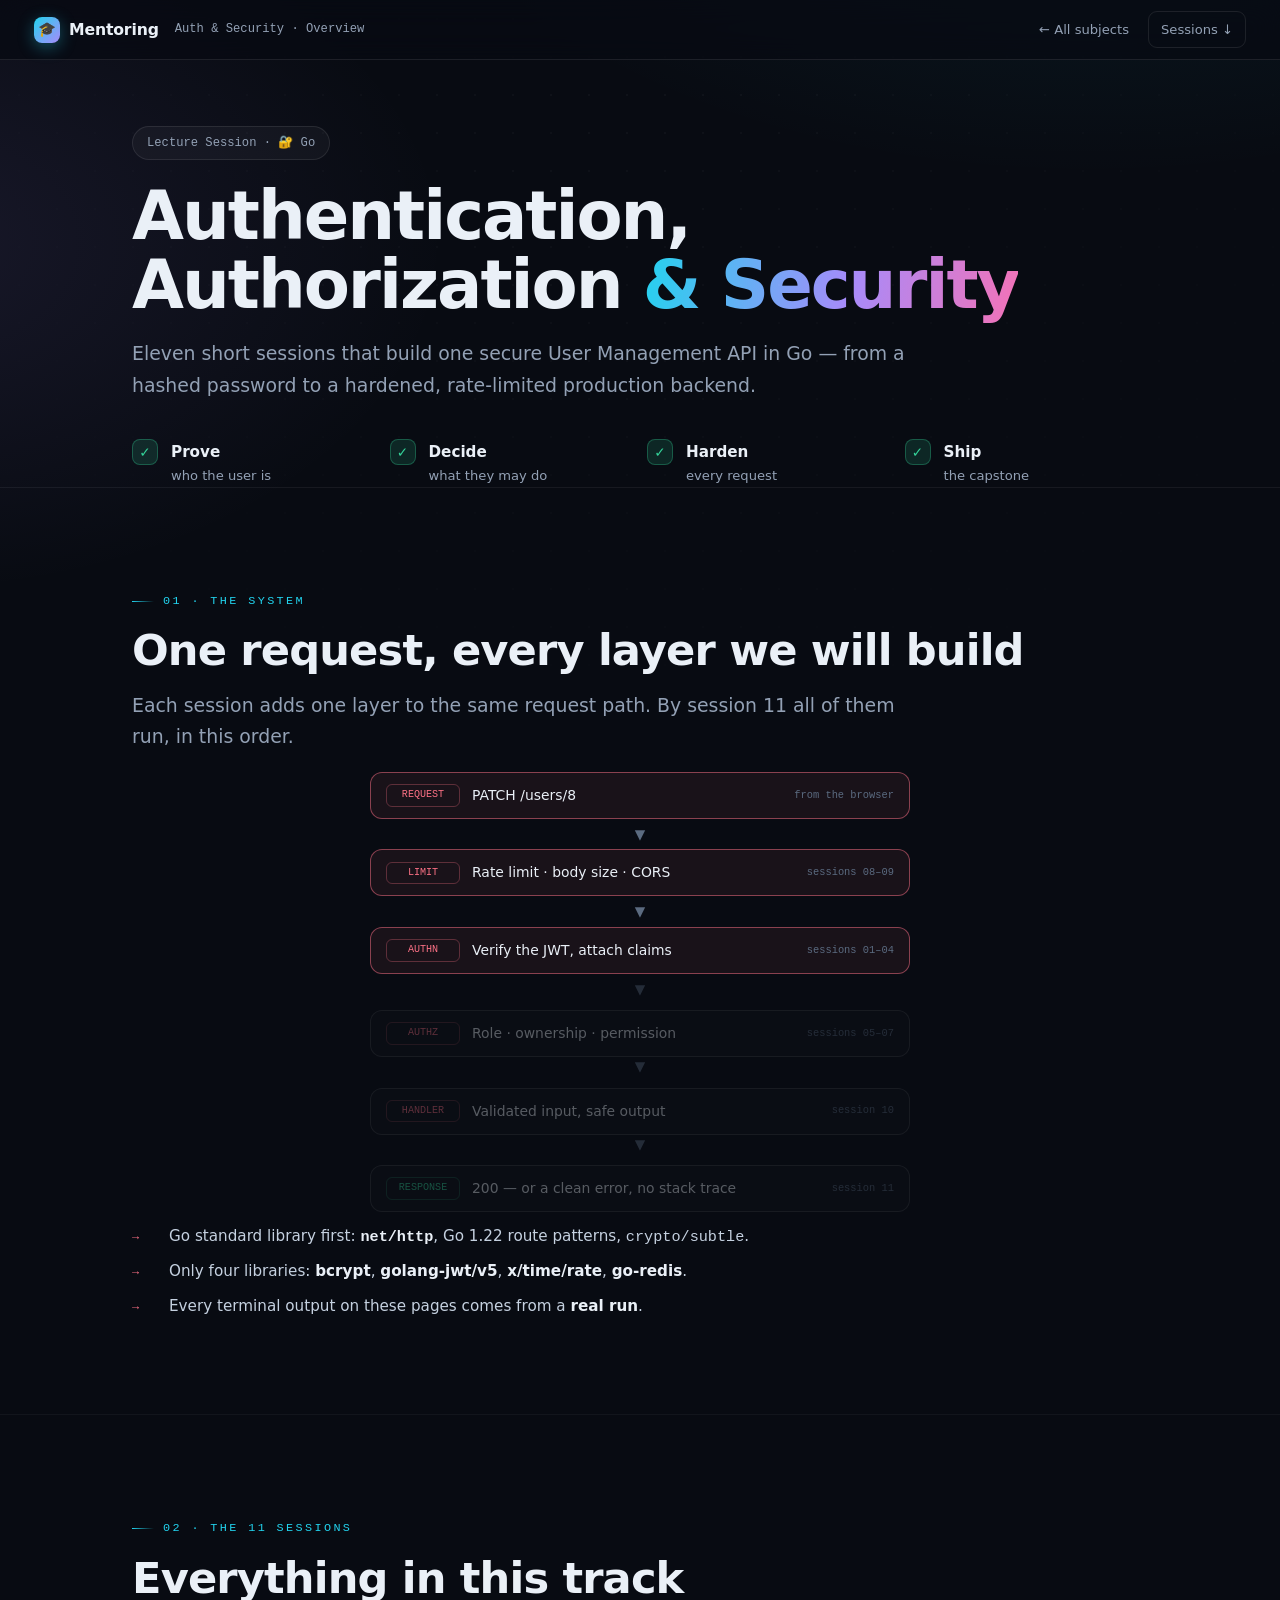
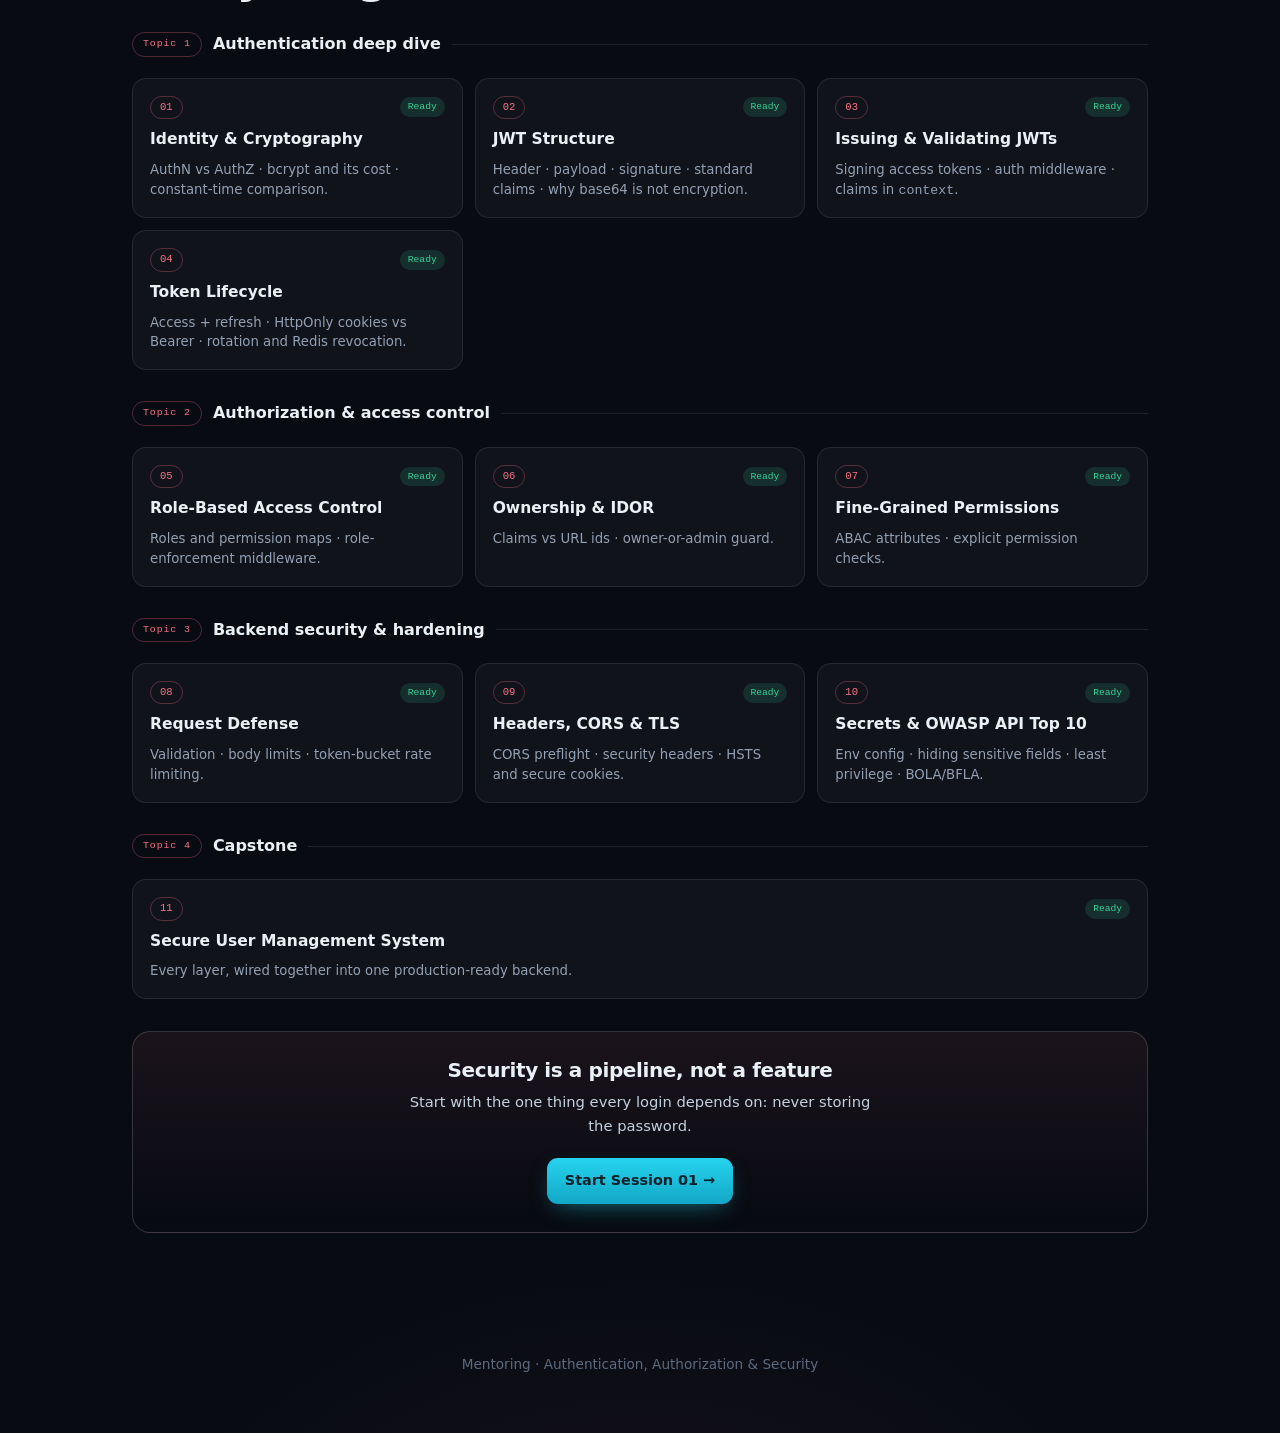
<file: index.html>
<!doctype html>
<html lang="en">
<head>
<meta charset="utf-8">
<meta name="viewport" content="width=device-width, initial-scale=1">
<title>Authentication, Authorization &amp; Security</title>
<meta http-equiv="refresh" content="0; url=auth-security/overview.html">
<link rel="stylesheet" href="assets/styles.css">
<script>location.replace('auth-security/overview.html');</script>
</head>
<body>
<main style="max-width:640px;margin:15vh auto;padding:0 16px;text-align:center">
  <h1>Authentication, Authorization &amp; Security</h1>
  <p><a href="auth-security/overview.html">Open the course overview →</a></p>
</main>
</body>
</html>
</file>
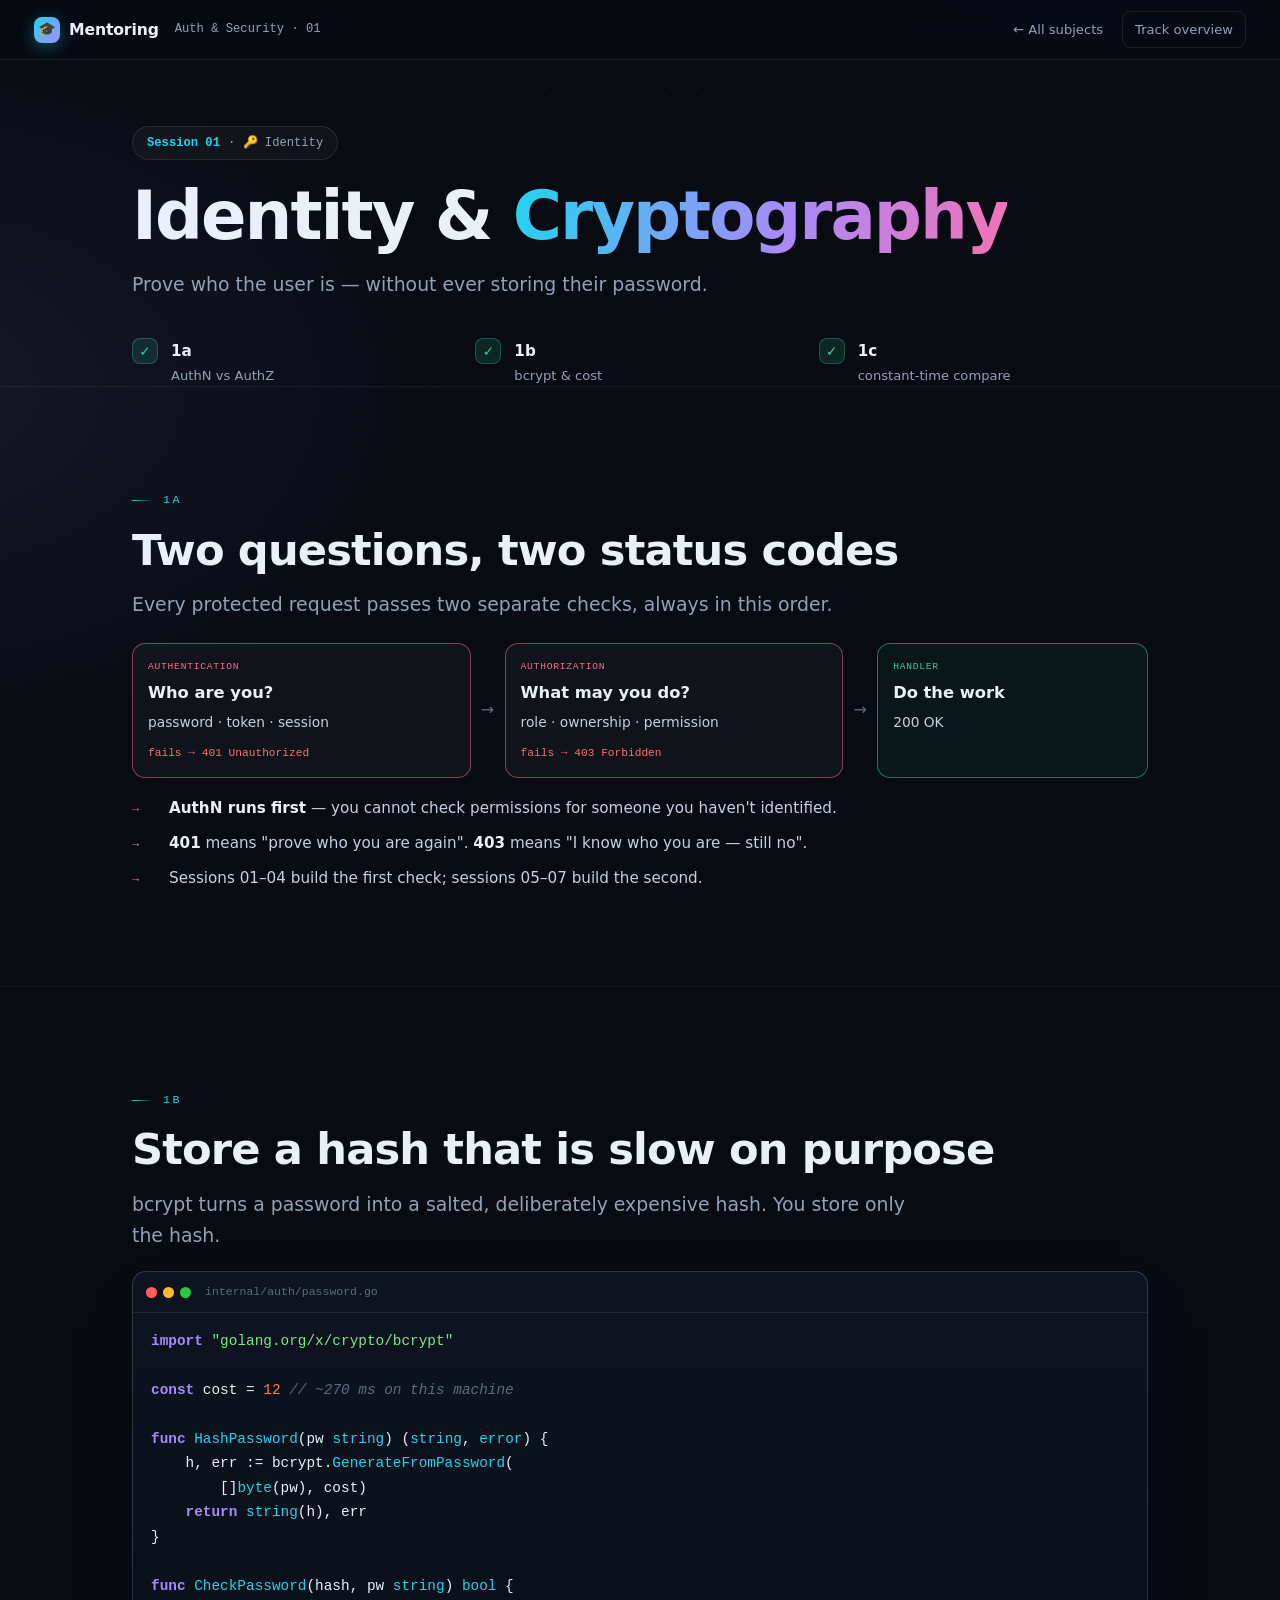
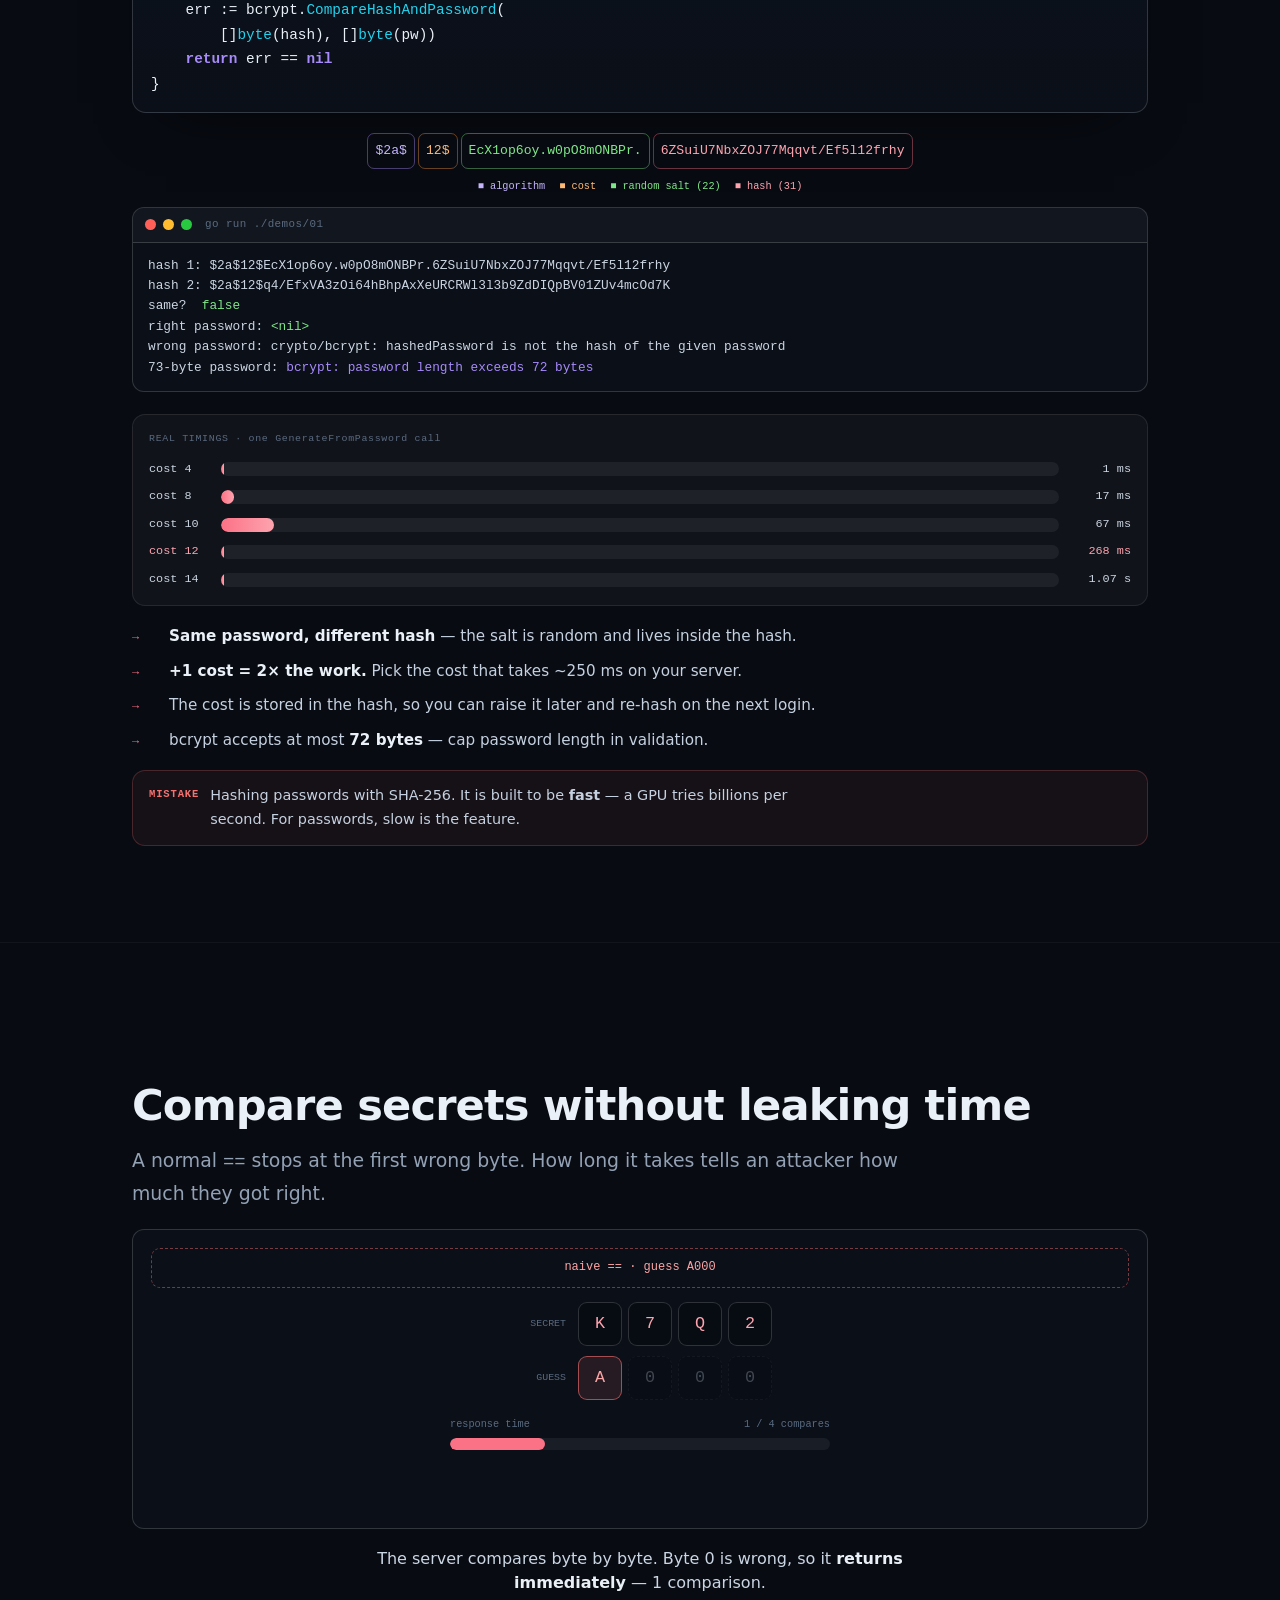
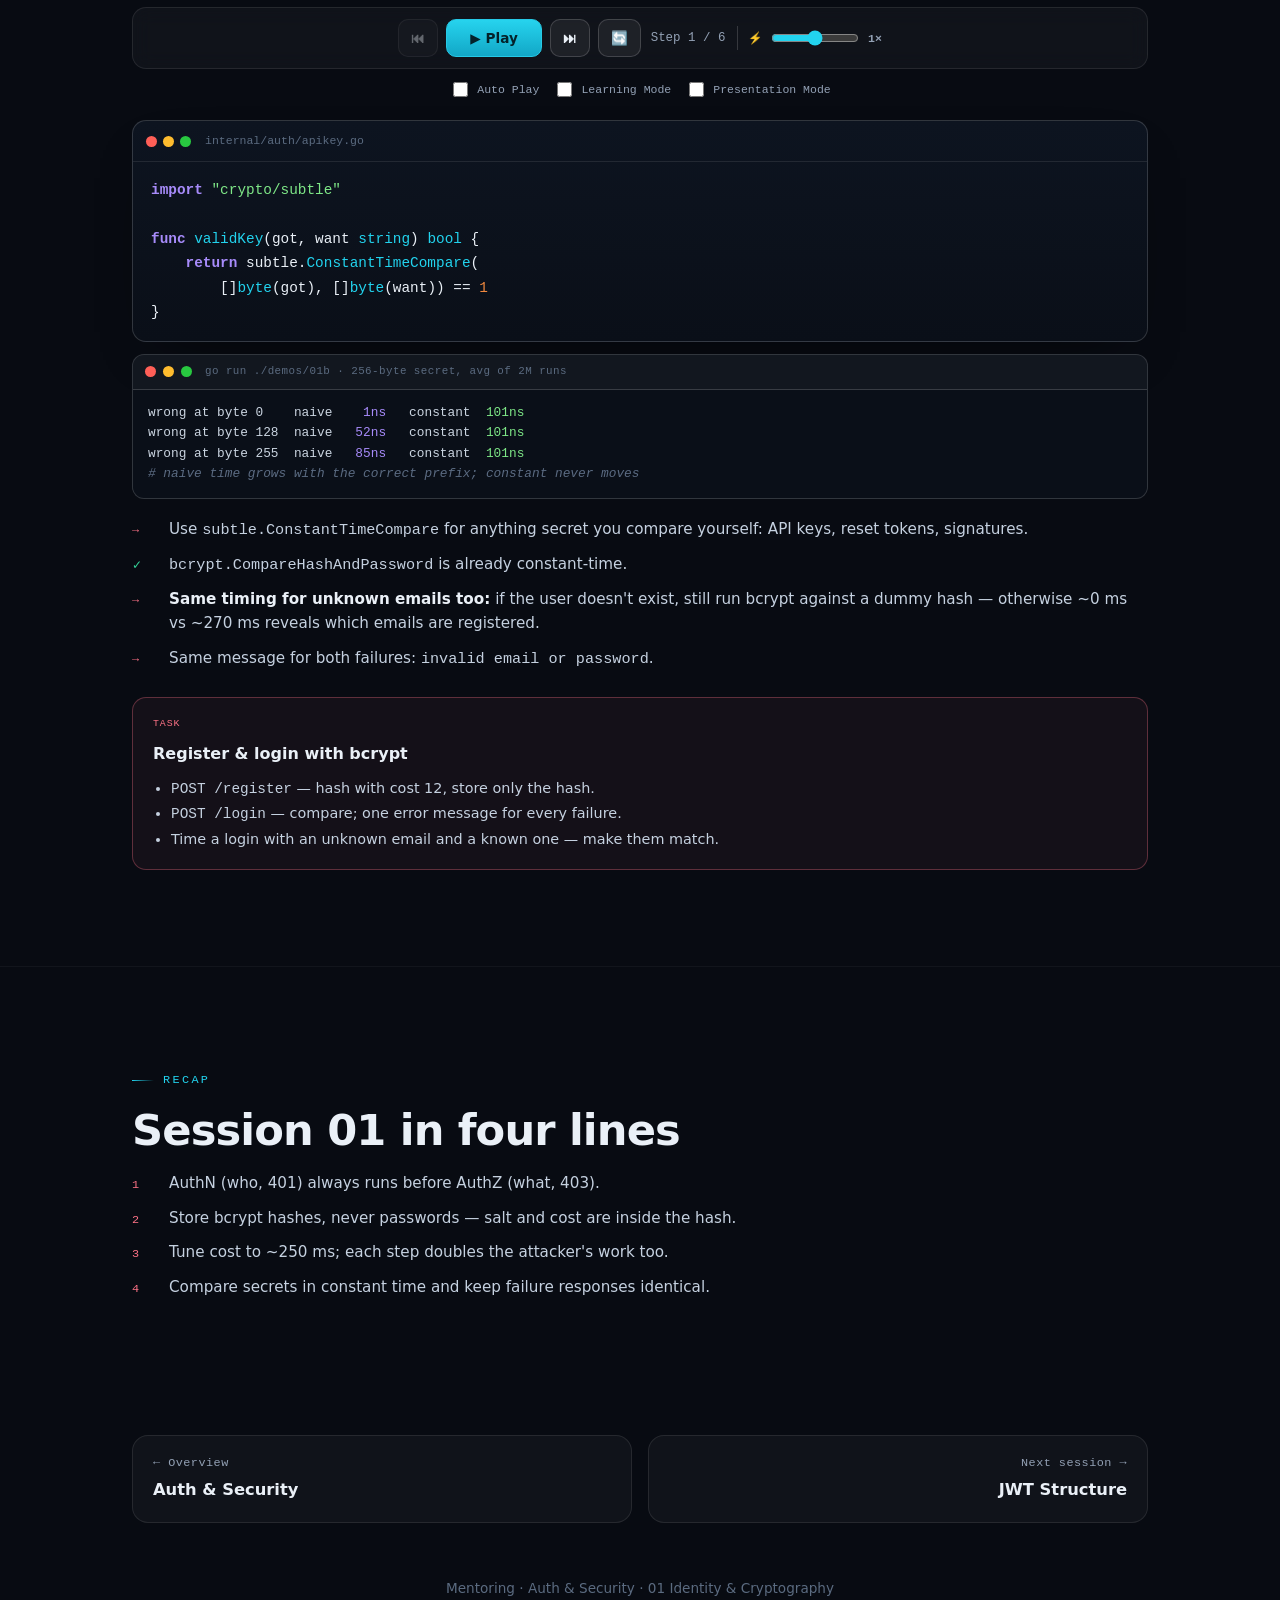
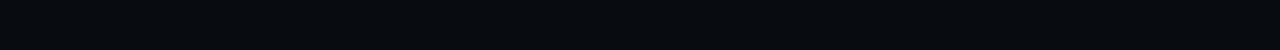
<file: auth-security/01-identity-cryptography.html>
<!doctype html>
<html lang="en">
<head>
<meta charset="utf-8">
<meta name="viewport" content="width=device-width, initial-scale=1">
<title>Auth &amp; Security · 01 Identity &amp; Cryptography — Lecture</title>
<link rel="stylesheet" href="../assets/styles.css">
<style>
  section .lead{max-width:66ch}
  /* overflow guards */
  .split>*{min-width:0} .sql,.term{max-width:100%} .sql pre,.term pre{overflow-x:auto} pre.sql{overflow-x:auto}
  .cmptable{overflow-x:auto} .cmphead,.cmprow{min-width:430px}
  .callout p,.bi .bt,.task li{overflow-wrap:anywhere}

  .bl{display:flex;flex-direction:column;gap:10px;margin-top:18px}
  .bi{display:grid;grid-template-columns:26px minmax(0,1fr);gap:11px;align-items:baseline}
  .bi .bm{color:#FB7185;font-family:var(--mono);font-size:.74rem}
  .bi .bt{font-size:.95rem;color:#c5d1e0;line-height:1.6}
  .bi .bt b{color:var(--text)}
  .bi.no .bm{color:var(--bad)} .bi.ok .bm{color:var(--ok)}

  .task{border:1px solid rgba(251,113,133,.32);border-radius:14px;background:rgba(251,113,133,.05);padding:18px 20px;margin-top:26px}
  .task .tl{font-family:var(--mono);font-size:.62rem;letter-spacing:.09em;color:#FB7185;display:block;margin-bottom:9px}
  .task h4{margin:0 0 8px;font-size:1rem}
  .task ul{margin:0;padding-left:18px;font-size:.9rem;color:#c5d1e0;line-height:1.7}

  .code{margin-top:20px}
  .stg{background:#0a0f18;border:1px solid var(--border-2);border-radius:12px;padding:18px;min-height:300px}
  .vq{text-align:center;font-family:var(--mono);font-size:.75rem;color:#FDA4AF;border:1px dashed rgba(251,113,133,.45);border-radius:9px;padding:9px 11px;margin-bottom:14px}
  .vq.ok{border-color:rgba(52,211,153,.45);color:#6ee7b7} .vq.bad{border-color:rgba(248,113,113,.45);color:#fca5a5}
  .vn{text-align:center;font-family:var(--mono);font-size:.7rem;letter-spacing:.05em;margin-top:14px;color:var(--faint)}
  .vn.green{color:var(--ok)} .vn.red{color:var(--bad)} .vn.acc{color:#FDA4AF}

  /* 1a two doors */
  .doors{display:grid;grid-template-columns:minmax(0,1fr) 34px minmax(0,1fr) 34px minmax(0,.8fr);align-items:stretch;gap:0;margin-top:22px}
  @media (max-width:700px){.doors{grid-template-columns:1fr}.doors .dar{transform:rotate(90deg);padding:4px 0}}
  .door{border:1px solid var(--border-2);border-radius:13px;background:var(--panel);padding:15px;opacity:.35;transform:translateY(6px);transition:all .45s}
  .door.lit{opacity:1;transform:none;border-color:rgba(251,113,133,.5)}
  .door.end.lit{border-color:rgba(52,211,153,.5);background:rgba(52,211,153,.06)}
  .door .dl{font-family:var(--mono);font-size:.6rem;letter-spacing:.08em;color:#FB7185;display:block}
  .door.end .dl{color:var(--ok)}
  .door h4{margin:6px 0 4px;font-size:1.02rem}
  .door .dq{font-size:.86rem;color:#c5d1e0}
  .door .dx{margin-top:10px;font-family:var(--mono);font-size:.7rem;color:var(--bad)}
  .dar{display:grid;place-items:center;color:var(--faint);opacity:.35;transition:opacity .45s}
  .dar.lit{opacity:1}

  /* 1b hash anatomy + cost bars */
  .anat{display:flex;flex-wrap:wrap;gap:3px;justify-content:center;font-family:var(--mono);font-size:.82rem;margin-top:20px}
  .anat span{padding:6px 7px;border-radius:7px;border:1px solid var(--border-2);overflow-wrap:anywhere}
  .anat .a1{color:#c4b5fd;border-color:rgba(167,139,250,.4)} .anat .a2{color:#fdba74;border-color:rgba(251,146,60,.4)}
  .anat .a3{color:#7ee787;border-color:rgba(126,231,135,.4)} .anat .a4{color:#FDA4AF;border-color:rgba(251,113,133,.4)}
  .alegend{display:flex;flex-wrap:wrap;gap:14px;justify-content:center;font-family:var(--mono);font-size:.64rem;color:var(--faint);margin-top:9px}
  .alegend b{font-weight:600} .alegend .a1{color:#c4b5fd} .alegend .a2{color:#fdba74} .alegend .a3{color:#7ee787} .alegend .a4{color:#FDA4AF}
  .costs{display:flex;flex-direction:column;gap:8px;margin-top:22px;border:1px solid var(--border);border-radius:13px;background:var(--panel);padding:16px}
  .costs .ch{font-family:var(--mono);font-size:.62rem;letter-spacing:.07em;color:var(--faint);margin-bottom:4px}
  .crow2{display:grid;grid-template-columns:62px minmax(0,1fr) 62px;gap:10px;align-items:center;font-family:var(--mono);font-size:.74rem;color:#cbd5e1}
  .ctrack{height:14px;background:var(--panel-2);border-radius:7px;overflow:hidden}
  .cfill{height:100%;width:0;border-radius:7px;background:linear-gradient(90deg,#FB7185,#fda4af);transition:width .9s cubic-bezier(.2,.8,.2,1);min-width:3px}
  .crow2.pick{color:#FDA4AF} .crow2 .cv{text-align:right}

  /* 1c compare cells */
  .cmpw{display:flex;flex-direction:column;gap:10px;align-items:center}
  .crow{display:flex;gap:6px;align-items:center}
  .clab{width:64px;font-family:var(--mono);font-size:.62rem;color:var(--faint);text-align:right;padding-right:6px}
  .cc{width:44px;height:44px;border-radius:9px;border:1px solid var(--border-2);display:grid;place-items:center;font-family:var(--mono);font-size:1.05rem;background:#070b12;color:#cbd5e1;transition:all .3s}
  .cc.eq{border-color:rgba(52,211,153,.6);background:rgba(52,211,153,.12);color:#6ee7b7}
  .cc.ne{border-color:rgba(248,113,113,.6);background:rgba(248,113,113,.12);color:#fca5a5}
  .cc.skip{opacity:.28;border-style:dashed}
  .cc.sec{color:#FDA4AF}
  .tmeter{width:min(380px,100%);margin-top:6px}
  .tmeter .tl2{display:flex;justify-content:space-between;font-family:var(--mono);font-size:.64rem;color:var(--faint);margin-bottom:5px}
  .ttrack{height:12px;background:var(--panel-2);border-radius:6px;overflow:hidden}
  .tfill{height:100%;background:#FB7185;border-radius:6px;transition:width .45s}
  .tfill.flat{background:var(--ok)}
  .known{font-family:var(--mono);font-size:.72rem;color:#fca5a5;min-height:1.2em}
</style>
</head>
<body>
<div class="scrollbar" id="scrollbar"></div>
<nav class="top">
  <a class="logo" href="../index.html"><span class="g">🎓</span><span>Mentoring</span></a>
  <div class="crumb">Auth &amp; Security · 01</div>
  <div class="topnav"><a href="../index.html">← All subjects</a><a class="all" href="overview.html">Track overview</a></div>
</nav>

<header class="page-hero">
  <div class="container">
    <div class="kicker rv"><span class="n">Session 01</span> · 🔑 Identity</div>
    <h1 class="rv d1">Identity &amp; <span class="grad">Cryptography</span></h1>
    <p class="lead rv d2">Prove who the user is — without ever storing their password.</p>
    <div class="outcomes">
      <div class="outcome rv d1"><span class="ck">✓</span><div><b>1a</b><span>AuthN vs AuthZ</span></div></div>
      <div class="outcome rv d2"><span class="ck">✓</span><div><b>1b</b><span>bcrypt &amp; cost</span></div></div>
      <div class="outcome rv d3"><span class="ck">✓</span><div><b>1c</b><span>constant-time compare</span></div></div>
    </div>
  </div>
</header>

<section id="a">
  <div class="container">
    <p class="eyebrow rv">1a</p>
    <h2 class="rv">Two questions, two status codes</h2>
    <p class="lead rv d1">Every protected request passes two separate checks, always in this order.</p>

    <div class="rv d1" data-run="doors">
      <div class="doors">
        <div class="door" data-f><span class="dl">AUTHENTICATION</span><h4>Who are you?</h4><div class="dq">password · token · session</div><div class="dx">fails → 401 Unauthorized</div></div>
        <div class="dar" data-f>→</div>
        <div class="door" data-f><span class="dl">AUTHORIZATION</span><h4>What may you do?</h4><div class="dq">role · ownership · permission</div><div class="dx">fails → 403 Forbidden</div></div>
        <div class="dar" data-f>→</div>
        <div class="door end" data-f><span class="dl">HANDLER</span><h4>Do the work</h4><div class="dq">200 OK</div></div>
      </div>
    </div>

    <div class="bl rv d1">
      <div class="bi"><span class="bm">→</span><span class="bt"><b>AuthN runs first</b> — you cannot check permissions for someone you haven't identified.</span></div>
      <div class="bi"><span class="bm">→</span><span class="bt"><b>401</b> means "prove who you are again". <b>403</b> means "I know who you are — still no".</span></div>
      <div class="bi"><span class="bm">→</span><span class="bt">Sessions 01–04 build the first check; sessions 05–07 build the second.</span></div>
    </div>
  </div>
</section>

<section id="b">
  <div class="container">
    <p class="eyebrow rv">1b</p>
    <h2 class="rv">Store a hash that is slow on purpose</h2>
    <p class="lead rv d1">bcrypt turns a password into a salted, deliberately expensive hash. You store only the hash.</p>

    <div class="sql rv d1 code">
      <div class="bar"><i class="r"></i><i class="y"></i><i class="gg"></i><span>internal/auth/password.go</span></div>
<pre><span class="k">import</span> <span class="str">"golang.org/x/crypto/bcrypt"</span>

<span class="k">const</span> cost = <span class="num">12</span> <span class="com">// ~270 ms on this machine</span>

<span class="k">func</span> <span class="fn">HashPassword</span>(pw <span class="fn">string</span>) (<span class="fn">string</span>, <span class="fn">error</span>) {
    h, err := bcrypt.<span class="fn">GenerateFromPassword</span>(
        []<span class="fn">byte</span>(pw), cost)
    <span class="k">return</span> <span class="fn">string</span>(h), err
}

<span class="k">func</span> <span class="fn">CheckPassword</span>(hash, pw <span class="fn">string</span>) <span class="fn">bool</span> {
    err := bcrypt.<span class="fn">CompareHashAndPassword</span>(
        []<span class="fn">byte</span>(hash), []<span class="fn">byte</span>(pw))
    <span class="k">return</span> err == <span class="k">nil</span>
}</pre>
    </div>

    <div class="rv d1">
      <div class="anat"><span class="a1">$2a$</span><span class="a2">12$</span><span class="a3">EcX1op6oy.w0pO8mONBPr.</span><span class="a4">6ZSuiU7NbxZOJ77Mqqvt/Ef5l12frhy</span></div>
      <div class="alegend"><span class="a1"><b>■</b> algorithm</span><span class="a2"><b>■</b> cost</span><span class="a3"><b>■</b> random salt (22)</span><span class="a4"><b>■</b> hash (31)</span></div>
    </div>

    <div class="term rv d1">
      <div class="tbar"><i class="r"></i><i class="y"></i><i class="gg"></i><span>go run ./demos/01</span></div>
<pre><span class="out">hash 1: $2a$12$EcX1op6oy.w0pO8mONBPr.6ZSuiU7NbxZOJ77Mqqvt/Ef5l12frhy
hash 2: $2a$12$q4/EfxVA3zOi64hBhpAxXeURCRWl3l3b9ZdDIQpBV01ZUv4mcOd7K
same?  <span class="hi">false</span>
right password: <span class="hi">&lt;nil&gt;</span>
wrong password: crypto/bcrypt: hashedPassword is not the hash of the given password
73-byte password: <span class="em">bcrypt: password length exceeds 72 bytes</span></span></pre>
    </div>

    <div class="costs rv d1" data-run="costbars">
      <div class="ch">REAL TIMINGS · one GenerateFromPassword call</div>
      <div class="crow2"><span>cost 4</span><div class="ctrack"><div class="cfill" data-w="0.1"></div></div><span class="cv">1 ms</span></div>
      <div class="crow2"><span>cost 8</span><div class="ctrack"><div class="cfill" data-w="1.6"></div></div><span class="cv">17 ms</span></div>
      <div class="crow2"><span>cost 10</span><div class="ctrack"><div class="cfill" data-w="6.3"></div></div><span class="cv">67 ms</span></div>
      <div class="crow2 pick"><span>cost 12</span><div class="ctrack"><div class="cfill" data-w="25"></div></div><span class="cv">268 ms</span></div>
      <div class="crow2"><span>cost 14</span><div class="ctrack"><div class="cfill" data-w="100"></div></div><span class="cv">1.07 s</span></div>
    </div>

    <div class="bl rv d1">
      <div class="bi"><span class="bm">→</span><span class="bt"><b>Same password, different hash</b> — the salt is random and lives inside the hash.</span></div>
      <div class="bi"><span class="bm">→</span><span class="bt"><b>+1 cost = 2× the work.</b> Pick the cost that takes ~250 ms on your server.</span></div>
      <div class="bi"><span class="bm">→</span><span class="bt">The cost is stored in the hash, so you can raise it later and re-hash on the next login.</span></div>
      <div class="bi"><span class="bm">→</span><span class="bt">bcrypt accepts at most <b>72 bytes</b> — cap password length in validation.</span></div>
    </div>

    <div class="callout mistake rv d1" style="margin-top:18px"><span class="lbl">Mistake</span><p>Hashing passwords with SHA-256. It is built to be <b>fast</b> — a GPU tries billions per second. For passwords, slow is the feature.</p></div>
  </div>
</section>

<section id="c">
  <div class="container">
    <p class="eyebrow rv">1c</p>
    <h2 class="rv">Compare secrets without leaking time</h2>
    <p class="lead rv d1">A normal <code>==</code> stops at the first wrong byte. How long it takes tells an attacker how much they got right.</p>

    <div class="rv d1" id="tViz" style="margin-top:20px">
      <div class="stg" id="tStage"></div>
      <div class="av-explain"></div>
      <div class="av-bar"></div>
    </div>

    <div class="sql rv d1 code">
      <div class="bar"><i class="r"></i><i class="y"></i><i class="gg"></i><span>internal/auth/apikey.go</span></div>
<pre><span class="k">import</span> <span class="str">"crypto/subtle"</span>

<span class="k">func</span> <span class="fn">validKey</span>(got, want <span class="fn">string</span>) <span class="fn">bool</span> {
    <span class="k">return</span> subtle.<span class="fn">ConstantTimeCompare</span>(
        []<span class="fn">byte</span>(got), []<span class="fn">byte</span>(want)) == <span class="num">1</span>
}</pre>
    </div>

    <div class="term rv d1">
      <div class="tbar"><i class="r"></i><i class="y"></i><i class="gg"></i><span>go run ./demos/01b · 256-byte secret, avg of 2M runs</span></div>
<pre><span class="out">wrong at byte 0    naive  <span class="em">  1ns</span>   constant  <span class="hi">101ns</span>
wrong at byte 128  naive  <span class="em"> 52ns</span>   constant  <span class="hi">101ns</span>
wrong at byte 255  naive  <span class="em"> 85ns</span>   constant  <span class="hi">101ns</span></span>
<span class="comm"># naive time grows with the correct prefix; constant never moves</span></pre>
    </div>

    <div class="bl rv d1">
      <div class="bi"><span class="bm">→</span><span class="bt">Use <code>subtle.ConstantTimeCompare</code> for anything secret you compare yourself: API keys, reset tokens, signatures.</span></div>
      <div class="bi ok"><span class="bm">✓</span><span class="bt"><code>bcrypt.CompareHashAndPassword</code> is already constant-time.</span></div>
      <div class="bi"><span class="bm">→</span><span class="bt"><b>Same timing for unknown emails too:</b> if the user doesn't exist, still run bcrypt against a dummy hash — otherwise ~0 ms vs ~270 ms reveals which emails are registered.</span></div>
      <div class="bi"><span class="bm">→</span><span class="bt">Same message for both failures: <code>invalid email or password</code>.</span></div>
    </div>

    <div class="task rv d1">
      <span class="tl">TASK</span>
      <h4>Register &amp; login with bcrypt</h4>
      <ul>
        <li><code>POST /register</code> — hash with cost 12, store only the hash.</li>
        <li><code>POST /login</code> — compare; one error message for every failure.</li>
        <li>Time a login with an unknown email and a known one — make them match.</li>
      </ul>
    </div>
  </div>
</section>

<section id="recap" style="border-bottom:none">
  <div class="container">
    <p class="eyebrow rv">Recap</p>
    <h2 class="rv">Session 01 in four lines</h2>
    <div class="bl rv d1">
      <div class="bi"><span class="bm">1</span><span class="bt">AuthN (who, 401) always runs before AuthZ (what, 403).</span></div>
      <div class="bi"><span class="bm">2</span><span class="bt">Store bcrypt hashes, never passwords — salt and cost are inside the hash.</span></div>
      <div class="bi"><span class="bm">3</span><span class="bt">Tune cost to ~250 ms; each step doubles the attacker's work too.</span></div>
      <div class="bi"><span class="bm">4</span><span class="bt">Compare secrets in constant time and keep failure responses identical.</span></div>
    </div>
  </div>
</section>

<footer class="pager">
  <a class="prev" href="overview.html"><span class="dir">← Overview</span><b>Auth &amp; Security</b></a>
  <a class="next" href="02-jwt-structure.html"><span class="dir">Next session →</span><b>JWT Structure</b></a>
</footer>
<div class="footer">Mentoring · Auth &amp; Security · 01 Identity &amp; Cryptography</div>
<script src="../assets/app.js"></script>
<script>
function mkAlgo(vizId, stageId, frames, render){
  var root=document.getElementById(vizId);
  if(!root || !window.AlgoViz) return;
  var stage=document.getElementById(stageId);
  AlgoViz(root, frames.map(function(fr){
    return { explain: fr.explain, apply: function(){ render(stage, fr); } };
  }));
}

SQLViz.register("doors", function(el){
  var s=el.querySelectorAll("[data-f]"), t=SQLViz.timers(el);
  s.forEach(function(x){ x.classList.remove("lit"); });
  if(SQLViz.reduce){ s.forEach(function(x){ x.classList.add("lit"); }); return; }
  s.forEach(function(x,i){ t.push(setTimeout(function(){ x.classList.add("lit"); }, 260*i+200)); });
});
SQLViz.register("costbars", function(el){
  var b=el.querySelectorAll(".cfill"), t=SQLViz.timers(el);
  b.forEach(function(x){ x.style.width="0"; });
  b.forEach(function(x,i){ t.push(setTimeout(function(){ x.style.width=x.getAttribute("data-w")+"%"; }, SQLViz.reduce?0:220*i+200)); });
});

(function(){
  var SECRET = "K7Q2";
  mkAlgo("tViz","tStage",[
    {mode:"naive", guess:"A000", q:"naive == · guess A000",
     explain:"The server compares byte by byte. Byte 0 is wrong, so it <b>returns immediately</b> — 1 comparison."},
    {mode:"naive", guess:"K000", known:"K", q:"naive == · guess K000",
     explain:"Byte 0 matches, byte 1 fails — <b>2 comparisons</b>, measurably slower. <span class=\"warn\">The attacker now knows the first character is K.</span>"},
    {mode:"naive", guess:"K700", known:"K7", q:"naive == · guess K700",
     explain:"Slower again. The attacker recovers the secret <b>one character at a time</b>."},
    {mode:"naive", guess:"K7Q0", known:"K7Q", q:"naive == · guess K7Q0",
     explain:"4 × 36 guesses instead of 36⁴. <span class=\"warn\">The timing itself leaked the secret.</span>"},
    {mode:"ct", guess:"A000", q:"subtle.ConstantTimeCompare · guess A000",
     explain:"Constant-time compare <b>always checks every byte</b>, even after a mismatch."},
    {mode:"ct", guess:"K7Q0", q:"subtle.ConstantTimeCompare · guess K7Q0",
     explain:"<span class=\"ok\">Nearly right, completely wrong — same time.</span> The timing tells the attacker nothing."}
  ], function(stage, fr){
    var stop = SECRET.length, i;
    if(fr.mode==="naive"){ for(i=0;i<SECRET.length;i++){ if(fr.guess[i]!==SECRET[i]){ stop=i+1; break; } } }
    var sec='', gue='';
    for(i=0;i<SECRET.length;i++){
      sec += '<div class="cc sec">'+SECRET[i]+'</div>';
      var cls = i<stop ? (fr.guess[i]===SECRET[i] ? "eq" : "ne") : "skip";
      gue += '<div class="cc '+cls+'">'+fr.guess[i]+'</div>';
    }
    var w = fr.mode==="naive" ? (stop/SECRET.length*100) : 100;
    var h = '<div class="vq '+(fr.mode==="ct"?"ok":"bad")+'">'+fr.q+'</div>';
    h += '<div class="cmpw">'+
      '<div class="crow"><span class="clab">SECRET</span>'+sec+'</div>'+
      '<div class="crow"><span class="clab">GUESS</span>'+gue+'</div>'+
      '<div class="tmeter"><div class="tl2"><span>response time</span><span>'+(fr.mode==="naive"?stop:SECRET.length)+' / 4 compares</span></div>'+
      '<div class="ttrack"><div class="tfill'+(fr.mode==="ct"?" flat":"")+'" style="width:'+w+'%"></div></div></div>'+
      '<div class="known">'+(fr.known ? 'attacker knows: '+fr.known+'…' : '')+'</div>'+
    '</div>';
    stage.innerHTML = h;
  });
})();
</script>
</body>
</html>
</file>
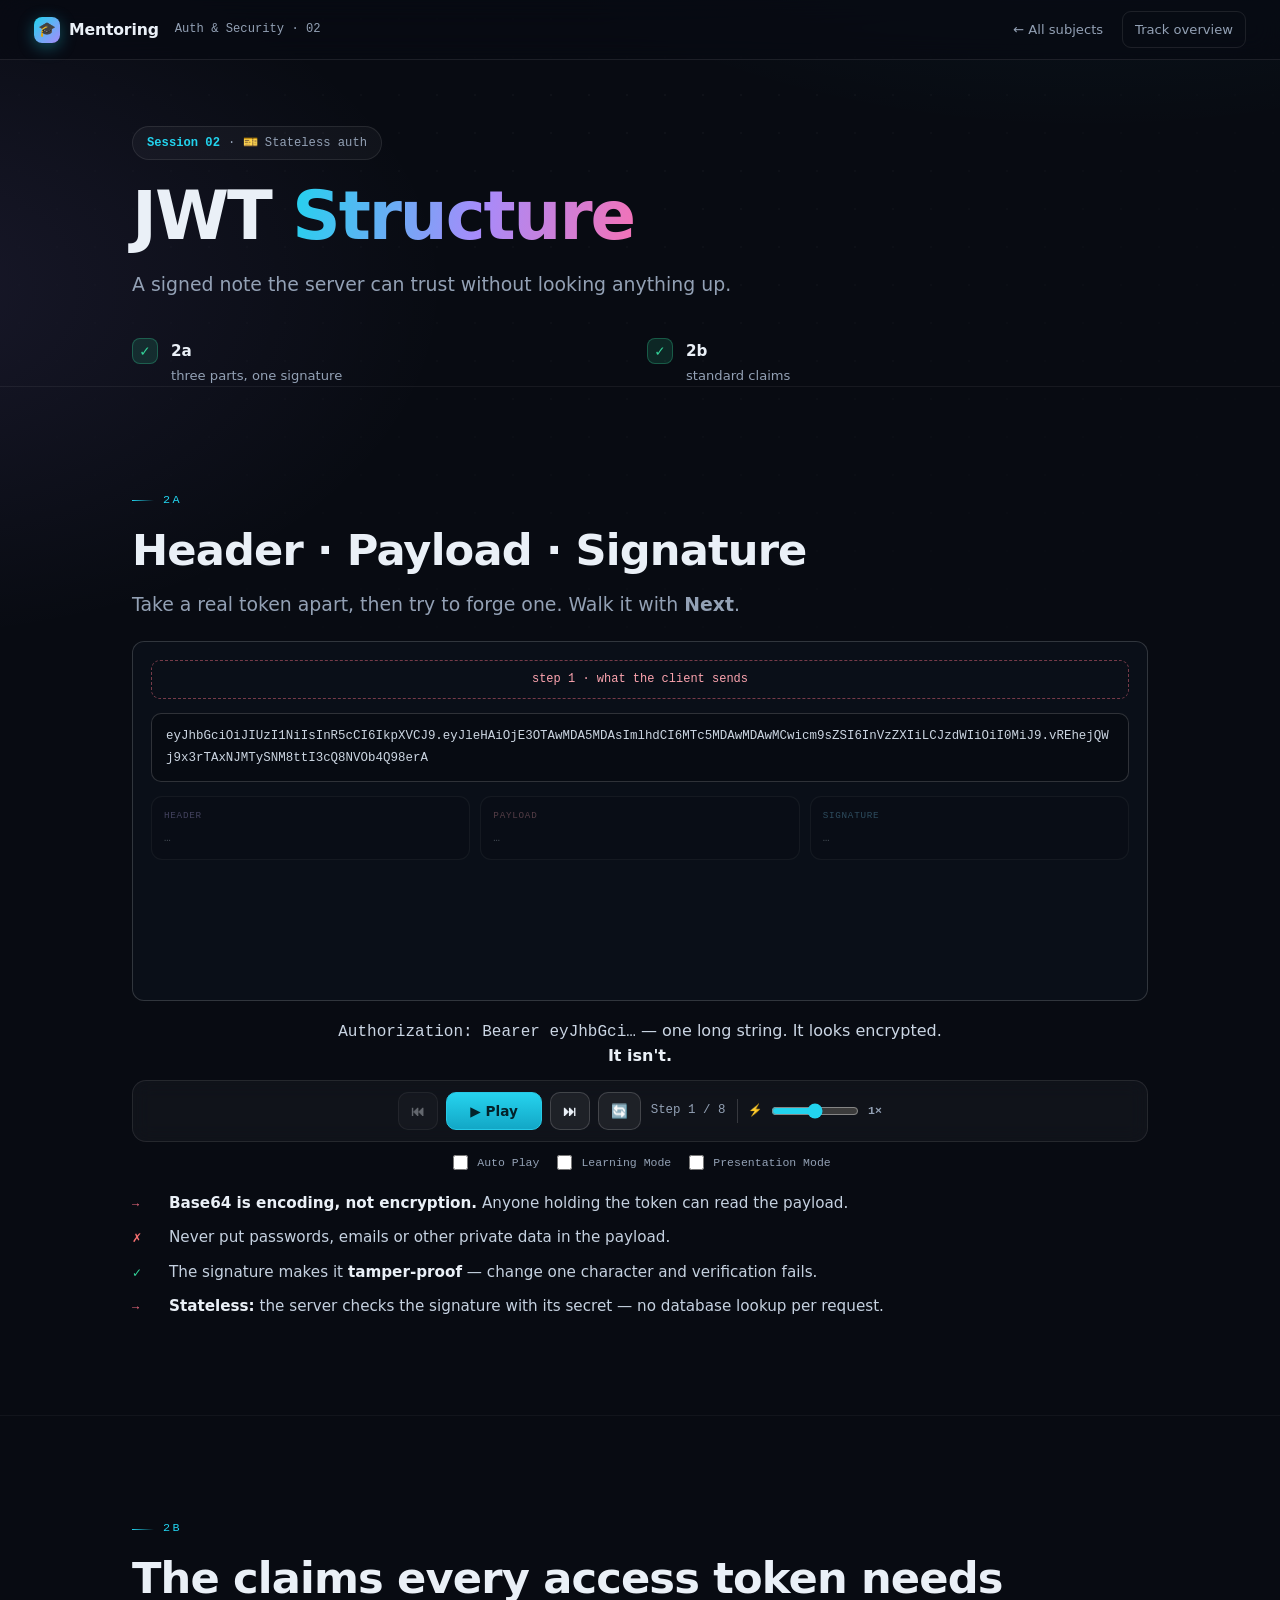
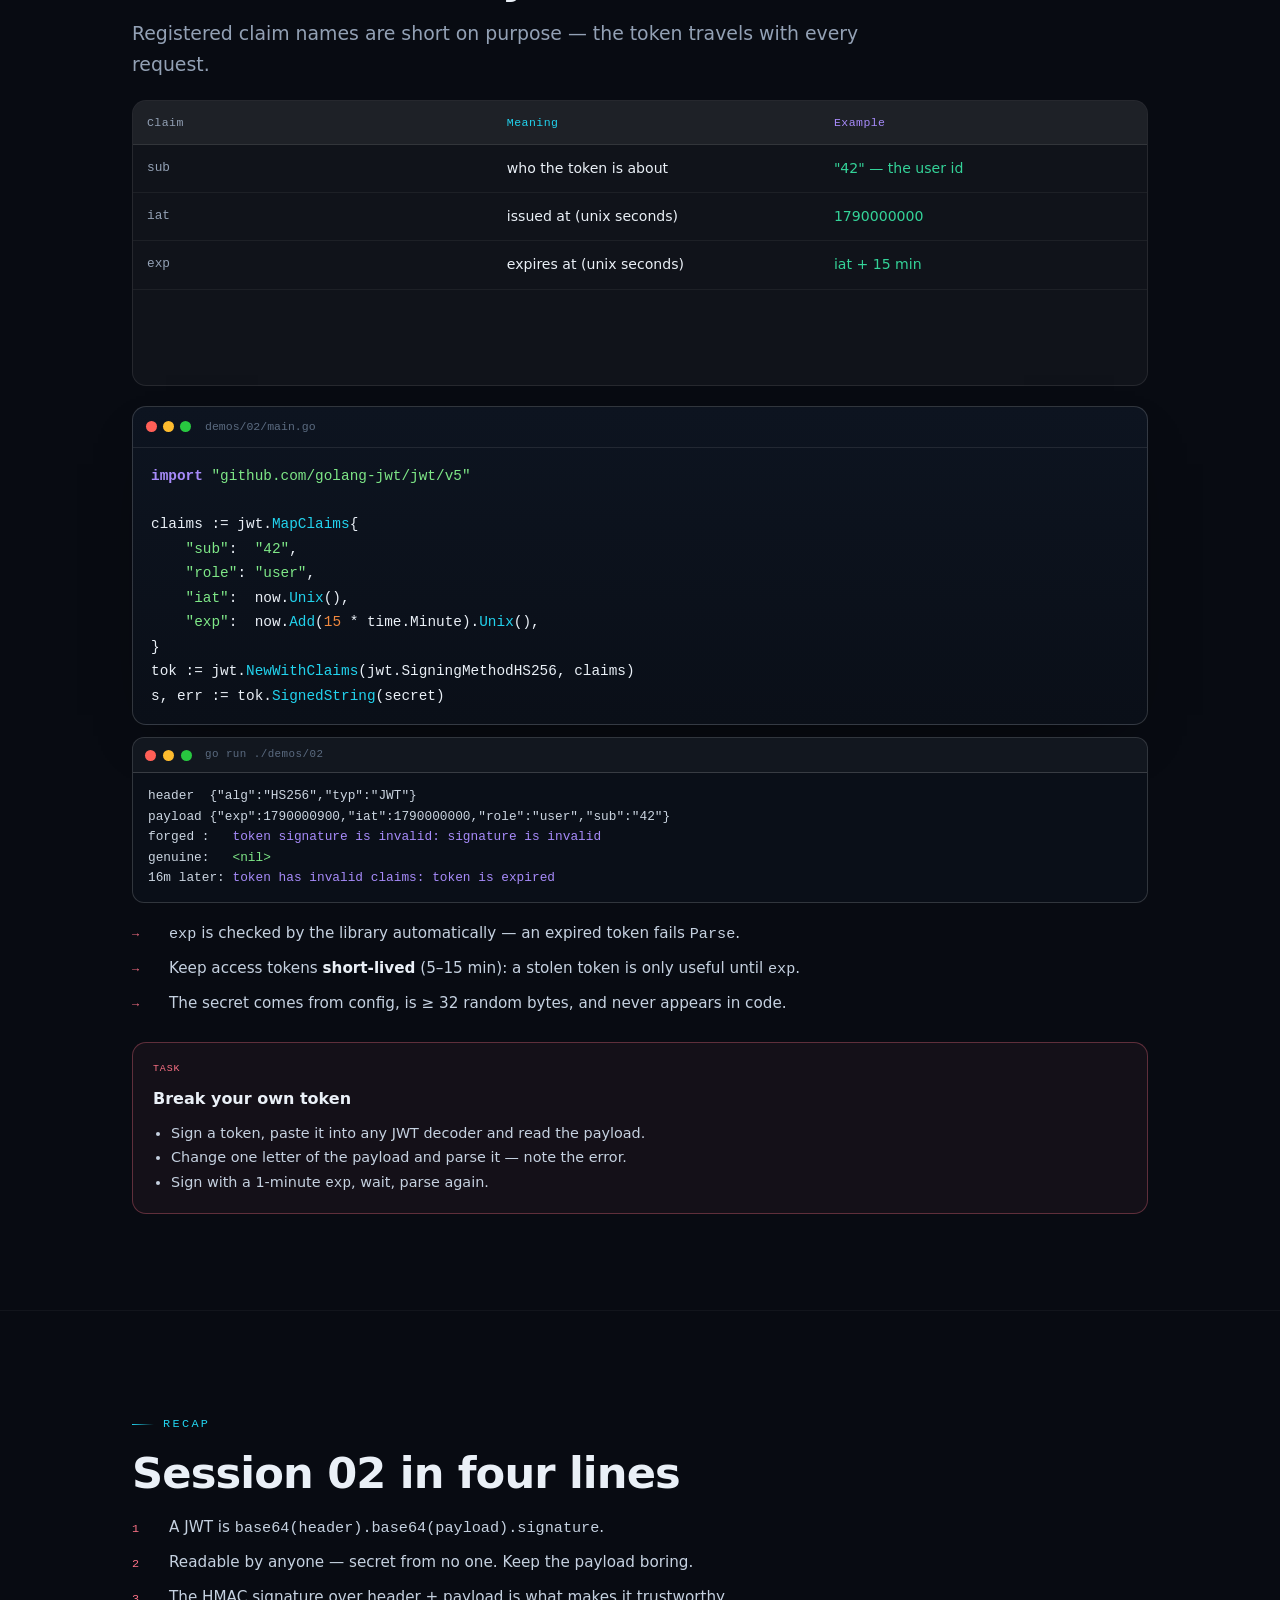
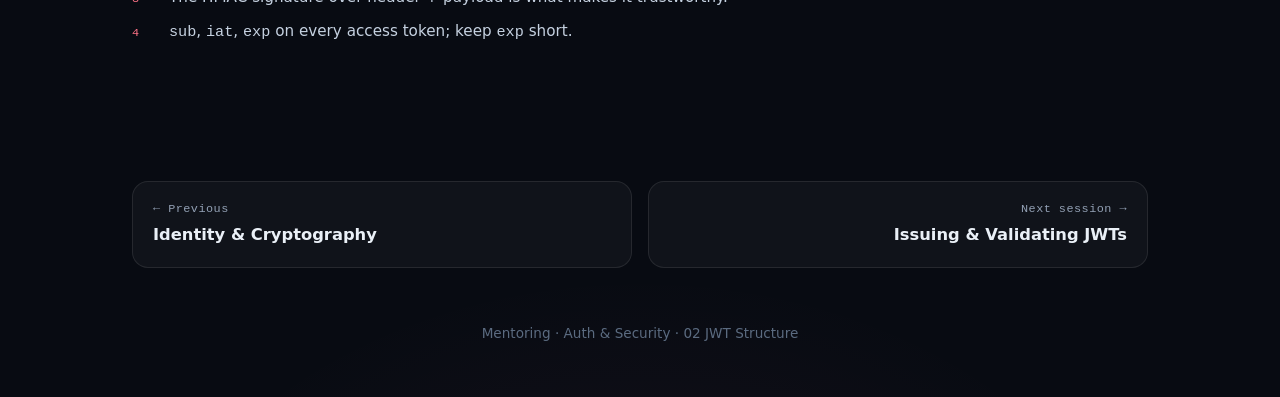
<file: auth-security/02-jwt-structure.html>
<!doctype html>
<html lang="en">
<head>
<meta charset="utf-8">
<meta name="viewport" content="width=device-width, initial-scale=1">
<title>Auth &amp; Security · 02 JWT Structure — Lecture</title>
<link rel="stylesheet" href="../assets/styles.css">
<style>
  section .lead{max-width:66ch}
  /* overflow guards */
  .split>*{min-width:0} .sql,.term{max-width:100%} .sql pre,.term pre{overflow-x:auto} pre.sql{overflow-x:auto}
  .cmptable{overflow-x:auto} .cmphead,.cmprow{min-width:430px}
  .callout p,.bi .bt,.task li{overflow-wrap:anywhere}

  .bl{display:flex;flex-direction:column;gap:10px;margin-top:18px}
  .bi{display:grid;grid-template-columns:26px minmax(0,1fr);gap:11px;align-items:baseline}
  .bi .bm{color:#FB7185;font-family:var(--mono);font-size:.74rem}
  .bi .bt{font-size:.95rem;color:#c5d1e0;line-height:1.6}
  .bi .bt b{color:var(--text)}
  .bi.no .bm{color:var(--bad)} .bi.ok .bm{color:var(--ok)}

  .task{border:1px solid rgba(251,113,133,.32);border-radius:14px;background:rgba(251,113,133,.05);padding:18px 20px;margin-top:26px}
  .task .tl{font-family:var(--mono);font-size:.62rem;letter-spacing:.09em;color:#FB7185;display:block;margin-bottom:9px}
  .task h4{margin:0 0 8px;font-size:1rem}
  .task ul{margin:0;padding-left:18px;font-size:.9rem;color:#c5d1e0;line-height:1.7}

  .code{margin-top:20px}
  .stg{background:#0a0f18;border:1px solid var(--border-2);border-radius:12px;padding:18px;min-height:360px}
  .vq{text-align:center;font-family:var(--mono);font-size:.75rem;color:#FDA4AF;border:1px dashed rgba(251,113,133,.45);border-radius:9px;padding:9px 11px;margin-bottom:14px}
  .vq.ok{border-color:rgba(52,211,153,.45);color:#6ee7b7} .vq.bad{border-color:rgba(248,113,113,.45);color:#fca5a5}
  .vn{text-align:center;font-family:var(--mono);font-size:.7rem;letter-spacing:.05em;margin-top:14px;color:var(--faint)}
  .vn.green{color:var(--ok)} .vn.red{color:var(--bad)} .vn.acc{color:#FDA4AF}

  /* token strip */
  .tok{font-family:var(--mono);font-size:.78rem;line-height:1.7;word-break:break-all;background:#070b12;border:1px solid var(--border-2);border-radius:10px;padding:12px 14px;color:#cbd5e1}
  .tok .dot{color:var(--text);font-weight:700}
  .tok.split3 .p1{color:#c4b5fd} .tok.split3 .p2{color:#FDA4AF} .tok.split3 .p3{color:#7DD3FC}
  .tok .ed{background:rgba(251,191,36,.18);border-radius:3px;color:#fcd34d!important}
  .parts{display:grid;grid-template-columns:repeat(3,minmax(0,1fr));gap:10px;margin-top:14px}
  @media (max-width:700px){.parts{grid-template-columns:1fr}}
  .part{border:1px solid var(--border-2);border-radius:11px;background:#070b12;padding:11px 12px;opacity:.3;transition:all .35s}
  .part.on{opacity:1}
  .part.h.on{border-color:rgba(167,139,250,.5)} .part.p.on{border-color:rgba(251,113,133,.5)} .part.s.on{border-color:rgba(125,211,252,.5)}
  .part.bad{border-color:rgba(248,113,113,.7)!important;background:rgba(248,113,113,.07)}
  .part.good{border-color:rgba(52,211,153,.6)!important}
  .part .pl{font-family:var(--mono);font-size:.58rem;letter-spacing:.08em;display:block;margin-bottom:7px}
  .part.h .pl{color:#c4b5fd} .part.p .pl{color:#FDA4AF} .part.s .pl{color:#7DD3FC}
  .part pre{margin:0;font-family:var(--mono);font-size:.7rem;line-height:1.6;color:#cbd5e1;white-space:pre-wrap;overflow-wrap:anywhere}
  .part pre .ed{background:rgba(251,191,36,.18);color:#fcd34d;border-radius:3px}
  .part pre .c{color:var(--faint)}
</style>
</head>
<body>
<div class="scrollbar" id="scrollbar"></div>
<nav class="top">
  <a class="logo" href="../index.html"><span class="g">🎓</span><span>Mentoring</span></a>
  <div class="crumb">Auth &amp; Security · 02</div>
  <div class="topnav"><a href="../index.html">← All subjects</a><a class="all" href="overview.html">Track overview</a></div>
</nav>

<header class="page-hero">
  <div class="container">
    <div class="kicker rv"><span class="n">Session 02</span> · 🎫 Stateless auth</div>
    <h1 class="rv d1">JWT <span class="grad">Structure</span></h1>
    <p class="lead rv d2">A signed note the server can trust without looking anything up.</p>
    <div class="outcomes">
      <div class="outcome rv d1"><span class="ck">✓</span><div><b>2a</b><span>three parts, one signature</span></div></div>
      <div class="outcome rv d2"><span class="ck">✓</span><div><b>2b</b><span>standard claims</span></div></div>
    </div>
  </div>
</header>

<section id="a">
  <div class="container">
    <p class="eyebrow rv">2a</p>
    <h2 class="rv">Header · Payload · Signature</h2>
    <p class="lead rv d1">Take a real token apart, then try to forge one. Walk it with <b>Next</b>.</p>

    <div class="rv d1" id="jViz" style="margin-top:20px">
      <div class="stg" id="jStage"></div>
      <div class="av-explain"></div>
      <div class="av-bar"></div>
    </div>

    <div class="bl rv d1">
      <div class="bi"><span class="bm">→</span><span class="bt"><b>Base64 is encoding, not encryption.</b> Anyone holding the token can read the payload.</span></div>
      <div class="bi no"><span class="bm">✗</span><span class="bt">Never put passwords, emails or other private data in the payload.</span></div>
      <div class="bi ok"><span class="bm">✓</span><span class="bt">The signature makes it <b>tamper-proof</b> — change one character and verification fails.</span></div>
      <div class="bi"><span class="bm">→</span><span class="bt"><b>Stateless:</b> the server checks the signature with its secret — no database lookup per request.</span></div>
    </div>
  </div>
</section>

<section id="b">
  <div class="container">
    <p class="eyebrow rv">2b</p>
    <h2 class="rv">The claims every access token needs</h2>
    <p class="lead rv d1">Registered claim names are short on purpose — the token travels with every request.</p>

    <div class="rv d1" style="margin-top:20px" data-run="compare">
      <div class="cmptable">
        <div class="cmphead"><div>Claim</div><div class="h-v">Meaning</div><div class="h-mv">Example</div></div>
        <div class="cmprow" data-cr><div class="attr">sub</div><div>who the token is about</div><div class="good">"42" — the user id</div></div>
        <div class="cmprow" data-cr><div class="attr">iat</div><div>issued at (unix seconds)</div><div class="good">1790000000</div></div>
        <div class="cmprow" data-cr><div class="attr">exp</div><div>expires at (unix seconds)</div><div class="good">iat + 15 min</div></div>
        <div class="cmprow" data-cr><div class="attr">jti</div><div>unique token id</div><div class="good">for revocation (session 04)</div></div>
        <div class="cmprow" data-cr><div class="attr">role</div><div>custom claim</div><div class="warn">"user" — for RBAC (session 05)</div></div>
      </div>
    </div>

    <div class="sql rv d1 code">
      <div class="bar"><i class="r"></i><i class="y"></i><i class="gg"></i><span>demos/02/main.go</span></div>
<pre><span class="k">import</span> <span class="str">"github.com/golang-jwt/jwt/v5"</span>

claims := jwt.<span class="fn">MapClaims</span>{
    <span class="str">"sub"</span>:  <span class="str">"42"</span>,
    <span class="str">"role"</span>: <span class="str">"user"</span>,
    <span class="str">"iat"</span>:  now.<span class="fn">Unix</span>(),
    <span class="str">"exp"</span>:  now.<span class="fn">Add</span>(<span class="num">15</span> * time.Minute).<span class="fn">Unix</span>(),
}
tok := jwt.<span class="fn">NewWithClaims</span>(jwt.SigningMethodHS256, claims)
s, err := tok.<span class="fn">SignedString</span>(secret)</pre>
    </div>

    <div class="term rv d1">
      <div class="tbar"><i class="r"></i><i class="y"></i><i class="gg"></i><span>go run ./demos/02</span></div>
<pre><span class="out">header  {"alg":"HS256","typ":"JWT"}
payload {"exp":1790000900,"iat":1790000000,"role":"user","sub":"42"}
forged :   <span class="em">token signature is invalid: signature is invalid</span>
genuine:   <span class="hi">&lt;nil&gt;</span>
16m later: <span class="em">token has invalid claims: token is expired</span></span></pre>
    </div>

    <div class="bl rv d1">
      <div class="bi"><span class="bm">→</span><span class="bt"><code>exp</code> is checked by the library automatically — an expired token fails <code>Parse</code>.</span></div>
      <div class="bi"><span class="bm">→</span><span class="bt">Keep access tokens <b>short-lived</b> (5–15 min): a stolen token is only useful until <code>exp</code>.</span></div>
      <div class="bi"><span class="bm">→</span><span class="bt">The secret comes from config, is ≥ 32 random bytes, and never appears in code.</span></div>
    </div>

    <div class="task rv d1">
      <span class="tl">TASK</span>
      <h4>Break your own token</h4>
      <ul>
        <li>Sign a token, paste it into any JWT decoder and read the payload.</li>
        <li>Change one letter of the payload and parse it — note the error.</li>
        <li>Sign with a 1-minute <code>exp</code>, wait, parse again.</li>
      </ul>
    </div>
  </div>
</section>

<section id="recap" style="border-bottom:none">
  <div class="container">
    <p class="eyebrow rv">Recap</p>
    <h2 class="rv">Session 02 in four lines</h2>
    <div class="bl rv d1">
      <div class="bi"><span class="bm">1</span><span class="bt">A JWT is <code>base64(header).base64(payload).signature</code>.</span></div>
      <div class="bi"><span class="bm">2</span><span class="bt">Readable by anyone — secret from no one. Keep the payload boring.</span></div>
      <div class="bi"><span class="bm">3</span><span class="bt">The HMAC signature over header + payload is what makes it trustworthy.</span></div>
      <div class="bi"><span class="bm">4</span><span class="bt"><code>sub</code>, <code>iat</code>, <code>exp</code> on every access token; keep <code>exp</code> short.</span></div>
    </div>
  </div>
</section>

<footer class="pager">
  <a class="prev" href="01-identity-cryptography.html"><span class="dir">← Previous</span><b>Identity &amp; Cryptography</b></a>
  <a class="next" href="03-jwt-middleware.html"><span class="dir">Next session →</span><b>Issuing &amp; Validating JWTs</b></a>
</footer>
<div class="footer">Mentoring · Auth &amp; Security · 02 JWT Structure</div>
<script src="../assets/app.js"></script>
<script>
function mkAlgo(vizId, stageId, frames, render){
  var root=document.getElementById(vizId);
  if(!root || !window.AlgoViz) return;
  var stage=document.getElementById(stageId);
  AlgoViz(root, frames.map(function(fr){
    return { explain: fr.explain, apply: function(){ render(stage, fr); } };
  }));
}

(function(){
  var H = "eyJhbGciOiJIUzI1NiIsInR5cCI6IkpXVCJ9";
  var P = "eyJleHAiOjE3OTAwMDA5MDAsImlhdCI6MTc5MDAwMDAwMCwicm9sZSI6InVzZXIiLCJzdWIiOiI0MiJ9";
  var PX = "eyJleHAiOjE3OTAwMDA5MDAsImlhdCI6MTc5MDAwMDAwMCwicm9sZSI6ImFkbWluIiwic3ViIjoiNDIifQ";
  var SG = "vREhejQWj9x3rTAxNJMTySNM8ttI3cQ8NVOb4Q98erA";
  var HDR = '{\n  "alg": "HS256",\n  "typ": "JWT"\n}';
  var PAY = '{\n  "exp": 1790000900,\n  "iat": 1790000000,\n  "role": "user",\n  "sub": "42"\n}';
  var PAYX = '{\n  "exp": 1790000900,\n  "iat": 1790000000,\n  "role": <span class="ed">"admin"</span>,\n  "sub": "42"\n}';
  var SIG = 'HMACSHA256(\n  header + "." + payload,\n  secret\n)\n<span class="c">= '+SG+'</span>';
  var SIGX = 'recompute over the NEW payload:\n<span class="c">≠ '+SG+'</span>';

  mkAlgo("jViz","jStage",[
    {q:"step 1 · what the client sends", split:false, show:[],
     explain:"<code>Authorization: Bearer eyJhbGci…</code> — one long string. It looks encrypted. <b>It isn't.</b>"},
    {q:"step 2 · split on the two dots", split:true, show:[],
     explain:"Three base64url segments: <b>header</b>, <b>payload</b>, <b>signature</b>."},
    {q:"step 3 · decode the header", split:true, show:["h"],
     explain:"Just base64-decode it: the algorithm (<code>HS256</code>) and the type."},
    {q:"step 4 · decode the payload", split:true, show:["h","p"],
     explain:"<span class=\"warn\">Anyone can read this</span> — no key needed. These are the <b>claims</b>."},
    {q:"step 5 · the signature", split:true, show:["h","p","s"],
     explain:"HMAC-SHA256 of <code>header.payload</code> using a secret <b>only the server knows</b>."},
    {q:"step 6 · attacker edits role → admin", qk:"bad", split:true, forged:true, show:["h","p","s"],
     explain:"Decode, change <code>\"user\"</code> to <code>\"admin\"</code>, re-encode. The payload segment changes; the old signature is kept."},
    {q:"step 7 · server recomputes the signature", qk:"bad", split:true, forged:true, verify:true, show:["h","p","s"],
     n:"401 · token signature is invalid", nk:"red",
     explain:"Without the secret the attacker cannot produce a matching signature. <span class=\"ok\">Verification fails — the forgery is rejected.</span>"},
    {q:"step 8 · the genuine token", qk:"ok", split:true, show:["h","p","s"], good:true,
     n:"200 · claims trusted: sub=42 role=user", nk:"green",
     explain:"Signature matches → the server <b>trusts every claim</b> without touching the database."}
  ], function(stage, fr){
    var p = fr.forged ? '<span class="ed">'+PX+'</span>' : P;
    var tok = fr.split
      ? '<span class="p1">'+H+'</span><span class="dot">.</span><span class="p2">'+p+'</span><span class="dot">.</span><span class="p3">'+SG+'</span>'
      : H+'.'+P+'.'+SG;
    var on = function(k){ return fr.show.indexOf(k)>=0 ? " on" : ""; };
    var h = '<div class="vq '+(fr.qk||"")+'">'+fr.q+'</div>';
    h += '<div class="tok'+(fr.split?" split3":"")+'">'+tok+'</div>';
    h += '<div class="parts">'+
      '<div class="part h'+on("h")+'"><span class="pl">HEADER</span><pre>'+(on("h")?HDR:"…")+'</pre></div>'+
      '<div class="part p'+on("p")+(fr.forged?" bad":"")+(fr.good?" good":"")+'"><span class="pl">PAYLOAD</span><pre>'+(on("p")?(fr.forged?PAYX:PAY):"…")+'</pre></div>'+
      '<div class="part s'+on("s")+(fr.verify?" bad":"")+(fr.good?" good":"")+'"><span class="pl">SIGNATURE</span><pre>'+(on("s")?(fr.verify?SIGX:SIG):"…")+'</pre></div>'+
    '</div>';
    h += fr.n ? '<div class="vn '+(fr.nk||"")+'">'+fr.n+'</div>' : '';
    stage.innerHTML = h;
  });
})();
</script>
</body>
</html>
</file>
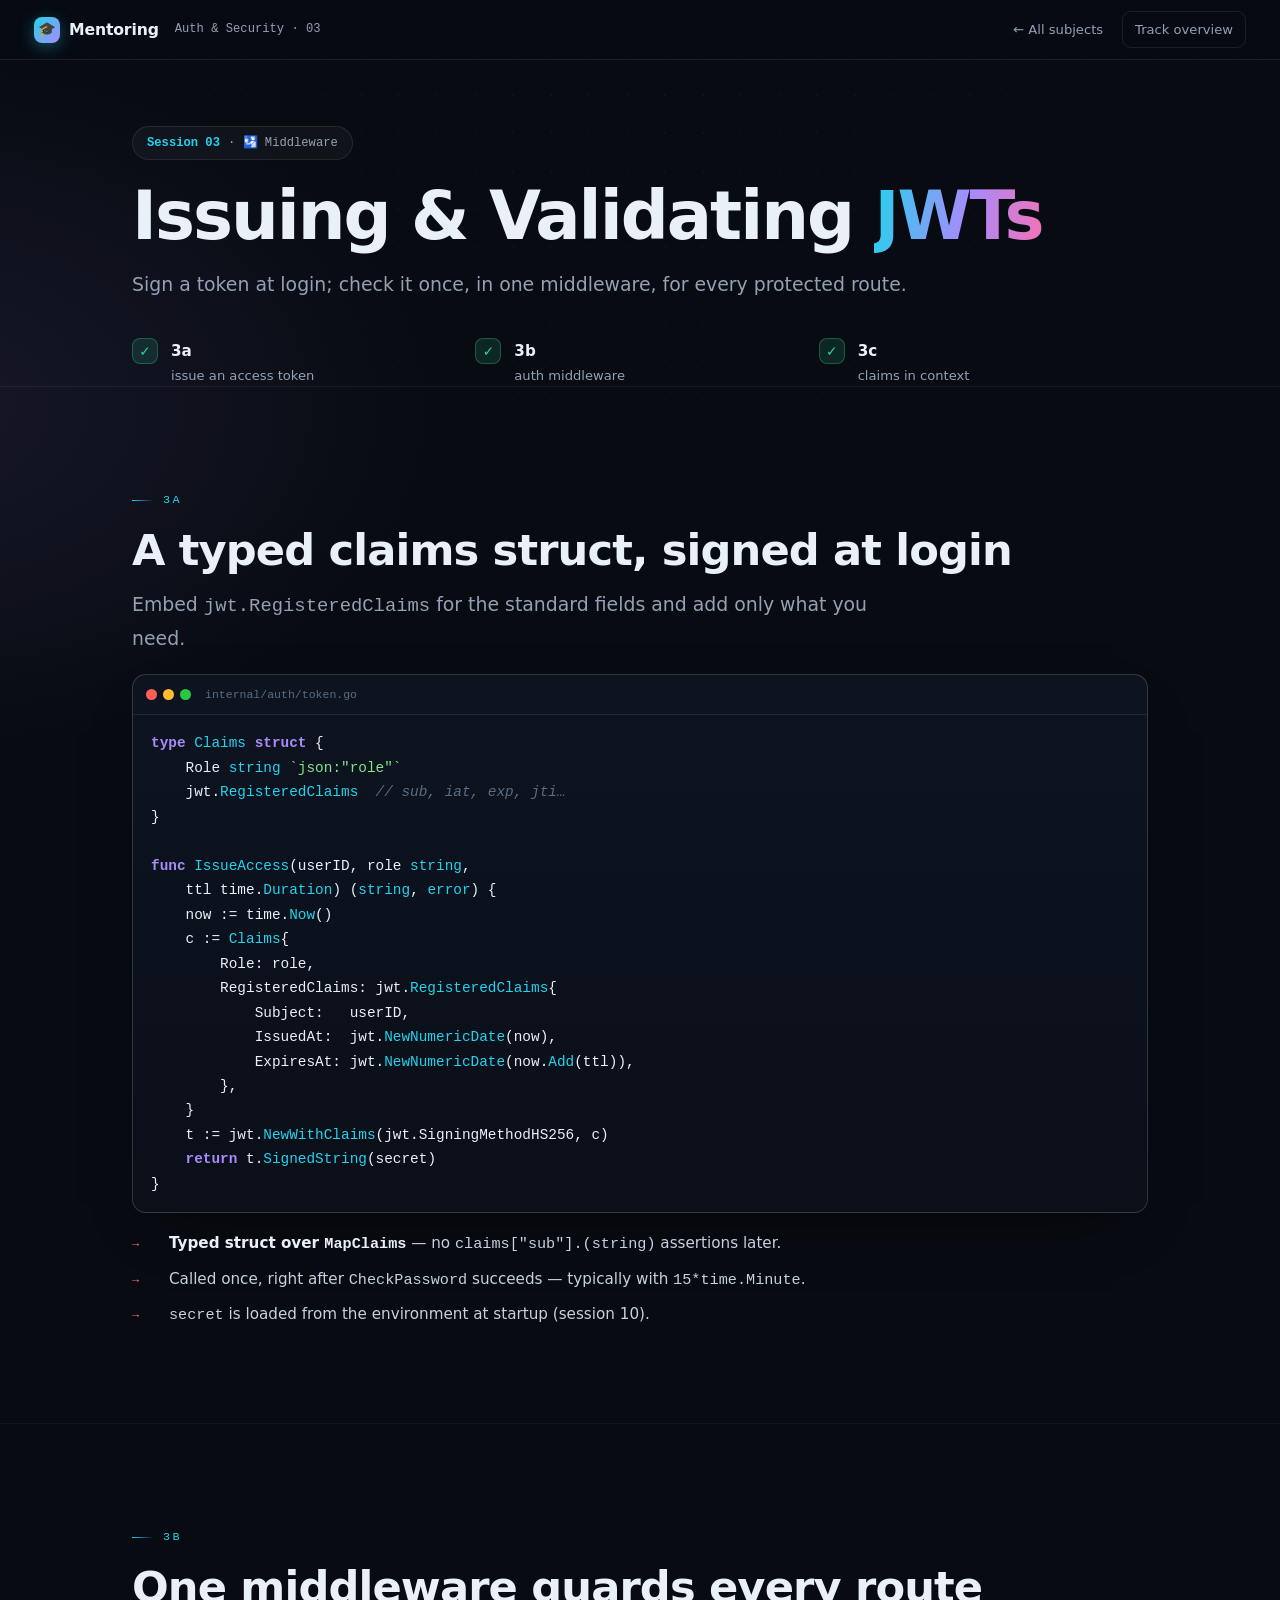
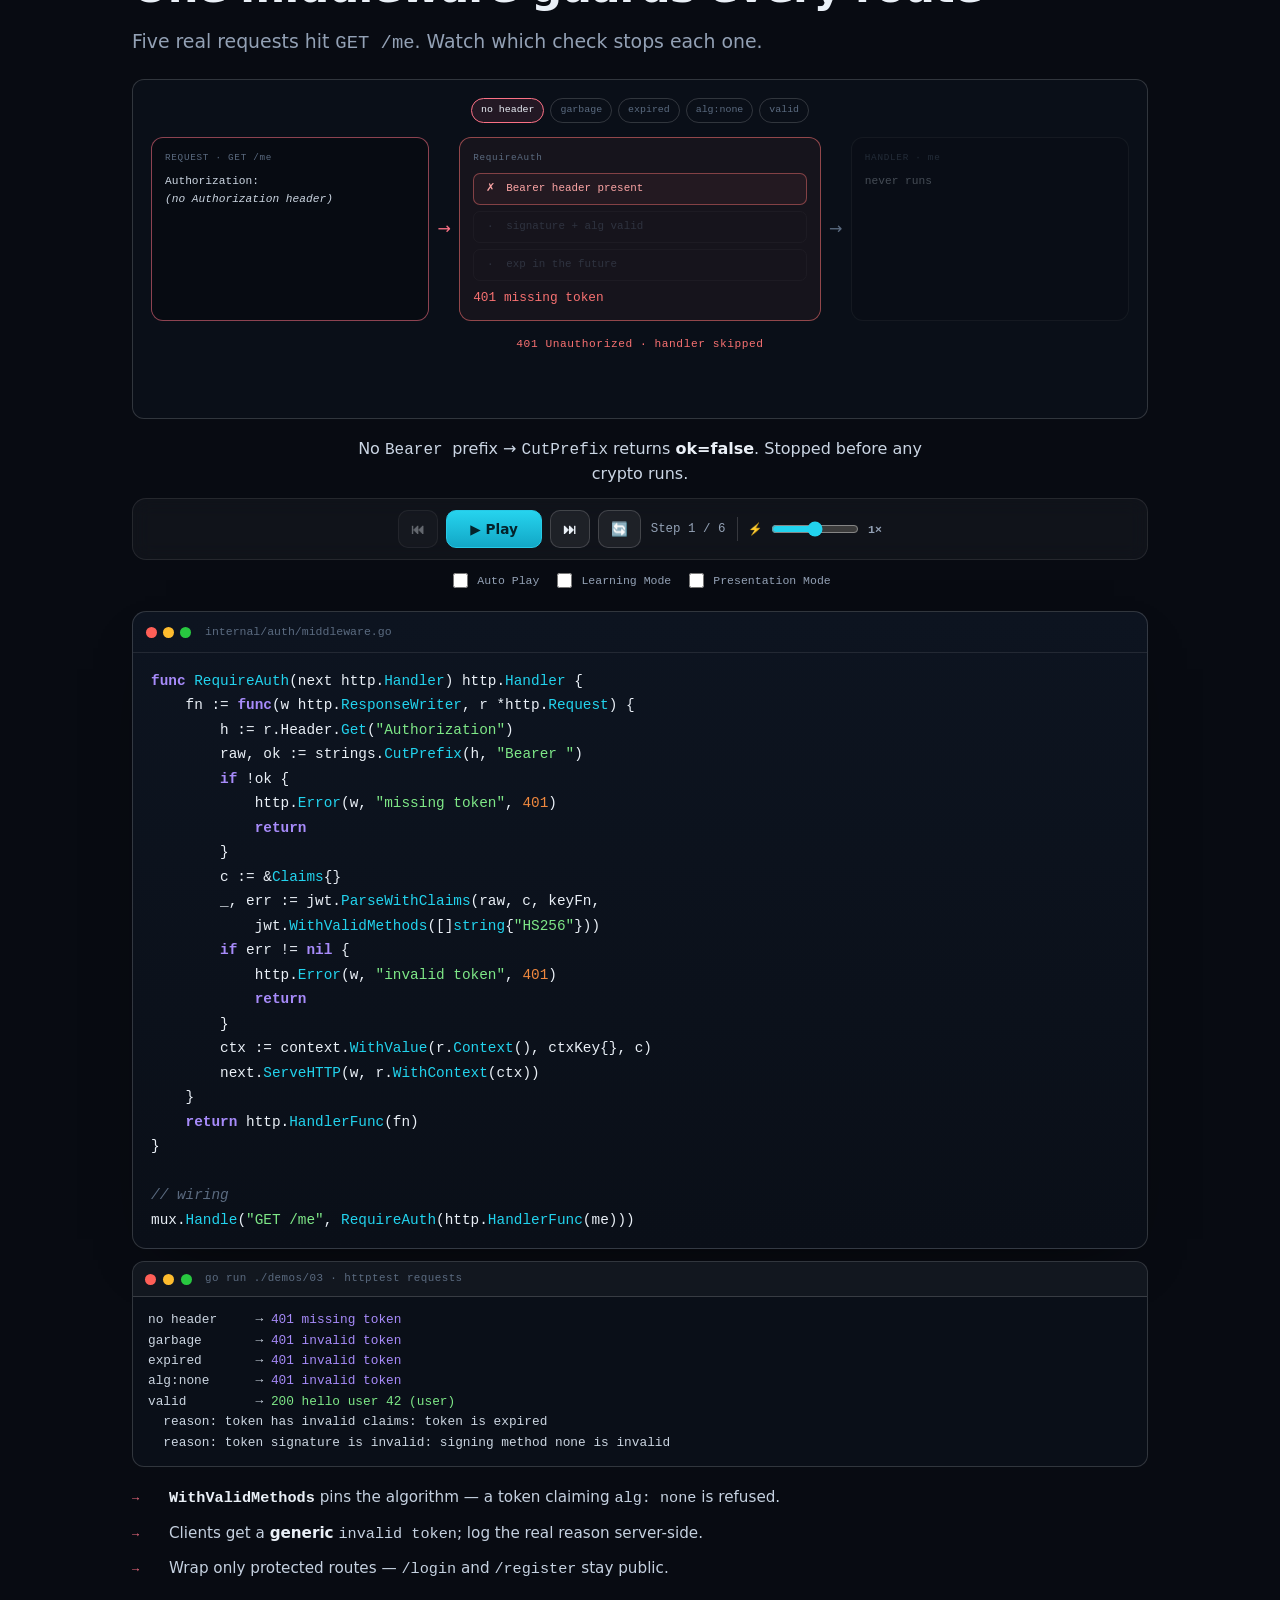
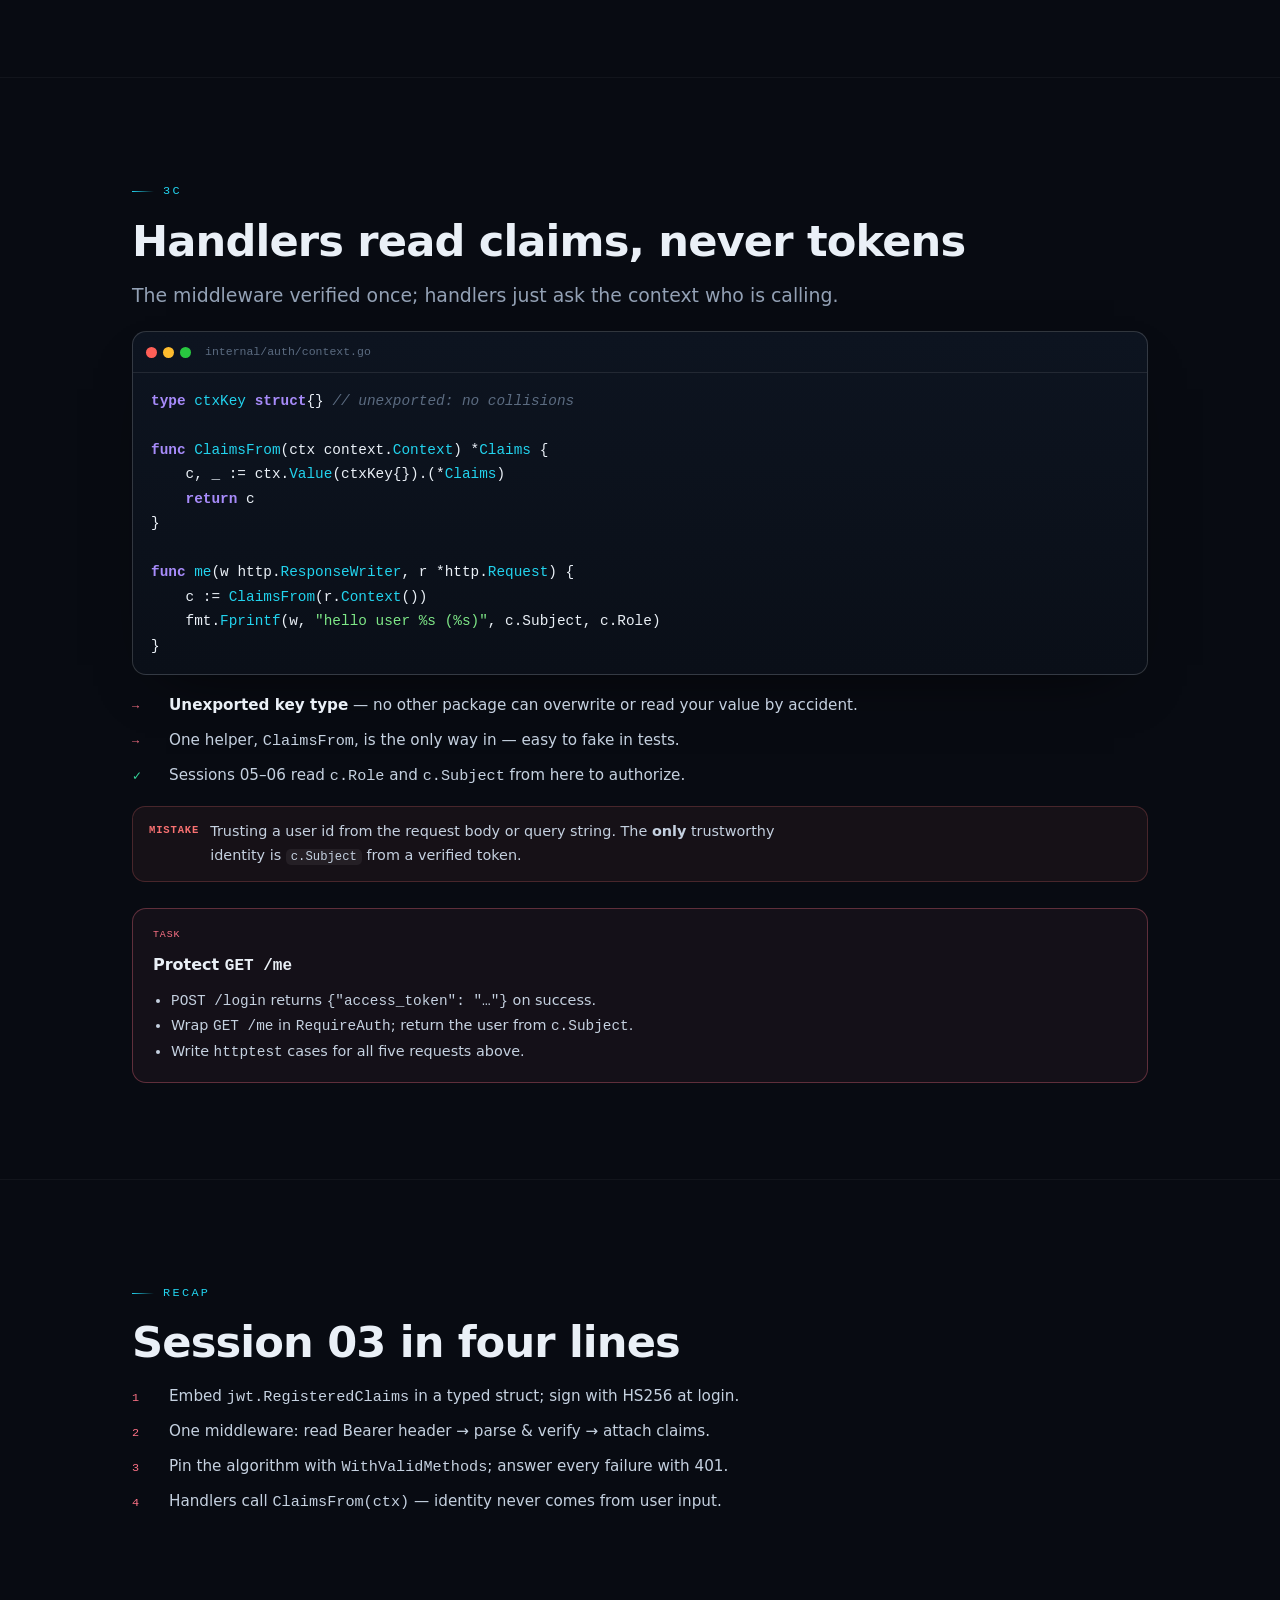
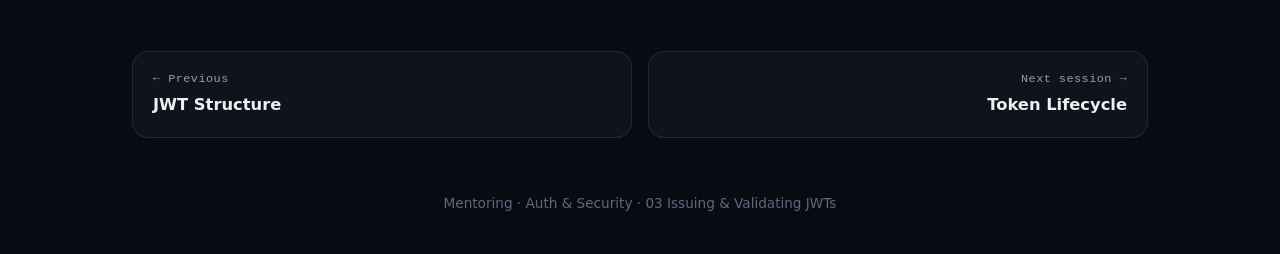
<file: auth-security/03-jwt-middleware.html>
<!doctype html>
<html lang="en">
<head>
<meta charset="utf-8">
<meta name="viewport" content="width=device-width, initial-scale=1">
<title>Auth &amp; Security · 03 Issuing &amp; Validating JWTs — Lecture</title>
<link rel="stylesheet" href="../assets/styles.css">
<style>
  section .lead{max-width:66ch}
  /* overflow guards */
  .split>*{min-width:0} .sql,.term{max-width:100%} .sql pre,.term pre{overflow-x:auto} pre.sql{overflow-x:auto}
  .cmptable{overflow-x:auto} .cmphead,.cmprow{min-width:430px}
  .callout p,.bi .bt,.task li{overflow-wrap:anywhere}

  .bl{display:flex;flex-direction:column;gap:10px;margin-top:18px}
  .bi{display:grid;grid-template-columns:26px minmax(0,1fr);gap:11px;align-items:baseline}
  .bi .bm{color:#FB7185;font-family:var(--mono);font-size:.74rem}
  .bi .bt{font-size:.95rem;color:#c5d1e0;line-height:1.6}
  .bi .bt b{color:var(--text)}
  .bi.no .bm{color:var(--bad)} .bi.ok .bm{color:var(--ok)}

  .task{border:1px solid rgba(251,113,133,.32);border-radius:14px;background:rgba(251,113,133,.05);padding:18px 20px;margin-top:26px}
  .task .tl{font-family:var(--mono);font-size:.62rem;letter-spacing:.09em;color:#FB7185;display:block;margin-bottom:9px}
  .task h4{margin:0 0 8px;font-size:1rem}
  .task ul{margin:0;padding-left:18px;font-size:.9rem;color:#c5d1e0;line-height:1.7}

  .code{margin-top:20px}
  .stg{background:#0a0f18;border:1px solid var(--border-2);border-radius:12px;padding:18px;min-height:340px}
  .vq{text-align:center;font-family:var(--mono);font-size:.75rem;color:#FDA4AF;border:1px dashed rgba(251,113,133,.45);border-radius:9px;padding:9px 11px;margin-bottom:14px}
  .vq.ok{border-color:rgba(52,211,153,.45);color:#6ee7b7} .vq.bad{border-color:rgba(248,113,113,.45);color:#fca5a5}
  .vn{text-align:center;font-family:var(--mono);font-size:.7rem;letter-spacing:.05em;margin-top:14px;color:var(--faint)}
  .vn.green{color:var(--ok)} .vn.red{color:var(--bad)} .vn.acc{color:#FDA4AF}

  /* pipeline */
  .pipe{display:grid;grid-template-columns:minmax(0,1fr) 30px minmax(0,1.3fr) 30px minmax(0,1fr);align-items:stretch}
  @media (max-width:700px){.pipe{grid-template-columns:1fr}.pipe .par{transform:rotate(90deg);padding:6px 0}}
  .pbox{border:1px solid var(--border-2);border-radius:12px;background:#070b12;padding:12px 13px;transition:all .3s}
  .pbox .pl{font-family:var(--mono);font-size:.58rem;letter-spacing:.08em;color:var(--faint);display:block;margin-bottom:8px}
  .pbox.hot{border-color:rgba(251,113,133,.55)} .pbox.ok{border-color:rgba(52,211,153,.55);background:rgba(52,211,153,.05)}
  .pbox.no{border-color:rgba(248,113,113,.55);background:rgba(248,113,113,.05)} .pbox.dim{opacity:.3}
  .pbox .rq{font-family:var(--mono);font-size:.7rem;color:#cbd5e1;line-height:1.6;overflow-wrap:anywhere}
  .pbox .rq b{color:#FDA4AF;font-weight:500}
  .par{display:grid;place-items:center;color:var(--faint);transition:color .3s}
  .par.on{color:#FB7185}
  .chk{display:flex;align-items:center;gap:8px;font-family:var(--mono);font-size:.68rem;padding:6px 8px;border-radius:7px;border:1px solid var(--border);margin-bottom:6px;color:var(--faint)}
  .chk .ci{width:16px;text-align:center}
  .chk.pass{color:#6ee7b7;border-color:rgba(52,211,153,.35)} .chk.fail{color:#fca5a5;border-color:rgba(248,113,113,.45);background:rgba(248,113,113,.06)}
  .chk.skip{opacity:.35}
  .ctxb{margin-top:8px;font-family:var(--mono);font-size:.66rem;color:#7DD3FC;border:1px dashed rgba(125,211,252,.4);border-radius:7px;padding:6px 8px}
  .res{font-family:var(--mono);font-size:.8rem;margin-top:4px}
  .res.ok{color:var(--ok)} .res.no{color:var(--bad)}
  .cases{display:flex;flex-wrap:wrap;gap:6px;justify-content:center;margin-bottom:14px}
  .case{font-family:var(--mono);font-size:.62rem;padding:3px 9px;border-radius:999px;border:1px solid var(--border-2);color:var(--faint)}
  .case.on{color:var(--text);border-color:#FB7185;background:rgba(251,113,133,.1)}
</style>
</head>
<body>
<div class="scrollbar" id="scrollbar"></div>
<nav class="top">
  <a class="logo" href="../index.html"><span class="g">🎓</span><span>Mentoring</span></a>
  <div class="crumb">Auth &amp; Security · 03</div>
  <div class="topnav"><a href="../index.html">← All subjects</a><a class="all" href="overview.html">Track overview</a></div>
</nav>

<header class="page-hero">
  <div class="container">
    <div class="kicker rv"><span class="n">Session 03</span> · 🛂 Middleware</div>
    <h1 class="rv d1">Issuing &amp; Validating <span class="grad">JWTs</span></h1>
    <p class="lead rv d2">Sign a token at login; check it once, in one middleware, for every protected route.</p>
    <div class="outcomes">
      <div class="outcome rv d1"><span class="ck">✓</span><div><b>3a</b><span>issue an access token</span></div></div>
      <div class="outcome rv d2"><span class="ck">✓</span><div><b>3b</b><span>auth middleware</span></div></div>
      <div class="outcome rv d3"><span class="ck">✓</span><div><b>3c</b><span>claims in context</span></div></div>
    </div>
  </div>
</header>

<section id="a">
  <div class="container">
    <p class="eyebrow rv">3a</p>
    <h2 class="rv">A typed claims struct, signed at login</h2>
    <p class="lead rv d1">Embed <code>jwt.RegisteredClaims</code> for the standard fields and add only what you need.</p>

    <div class="sql rv d1 code">
      <div class="bar"><i class="r"></i><i class="y"></i><i class="gg"></i><span>internal/auth/token.go</span></div>
<pre><span class="k">type</span> <span class="fn">Claims</span> <span class="k">struct</span> {
    Role <span class="fn">string</span> <span class="str">`json:"role"`</span>
    jwt.<span class="fn">RegisteredClaims</span>  <span class="com">// sub, iat, exp, jti…</span>
}

<span class="k">func</span> <span class="fn">IssueAccess</span>(userID, role <span class="fn">string</span>,
    ttl time.<span class="fn">Duration</span>) (<span class="fn">string</span>, <span class="fn">error</span>) {
    now := time.<span class="fn">Now</span>()
    c := <span class="fn">Claims</span>{
        Role: role,
        RegisteredClaims: jwt.<span class="fn">RegisteredClaims</span>{
            Subject:   userID,
            IssuedAt:  jwt.<span class="fn">NewNumericDate</span>(now),
            ExpiresAt: jwt.<span class="fn">NewNumericDate</span>(now.<span class="fn">Add</span>(ttl)),
        },
    }
    t := jwt.<span class="fn">NewWithClaims</span>(jwt.SigningMethodHS256, c)
    <span class="k">return</span> t.<span class="fn">SignedString</span>(secret)
}</pre>
    </div>

    <div class="bl rv d1">
      <div class="bi"><span class="bm">→</span><span class="bt"><b>Typed struct over <code>MapClaims</code></b> — no <code>claims["sub"].(string)</code> assertions later.</span></div>
      <div class="bi"><span class="bm">→</span><span class="bt">Called once, right after <code>CheckPassword</code> succeeds — typically with <code>15*time.Minute</code>.</span></div>
      <div class="bi"><span class="bm">→</span><span class="bt"><code>secret</code> is loaded from the environment at startup (session 10).</span></div>
    </div>
  </div>
</section>

<section id="b">
  <div class="container">
    <p class="eyebrow rv">3b</p>
    <h2 class="rv">One middleware guards every route</h2>
    <p class="lead rv d1">Five real requests hit <code>GET /me</code>. Watch which check stops each one.</p>

    <div class="rv d1" id="mViz" style="margin-top:20px">
      <div class="stg" id="mStage"></div>
      <div class="av-explain"></div>
      <div class="av-bar"></div>
    </div>

    <div class="sql rv d1 code">
      <div class="bar"><i class="r"></i><i class="y"></i><i class="gg"></i><span>internal/auth/middleware.go</span></div>
<pre><span class="k">func</span> <span class="fn">RequireAuth</span>(next http.<span class="fn">Handler</span>) http.<span class="fn">Handler</span> {
    fn := <span class="k">func</span>(w http.<span class="fn">ResponseWriter</span>, r *http.<span class="fn">Request</span>) {
        h := r.Header.<span class="fn">Get</span>(<span class="str">"Authorization"</span>)
        raw, ok := strings.<span class="fn">CutPrefix</span>(h, <span class="str">"Bearer "</span>)
        <span class="k">if</span> !ok {
            http.<span class="fn">Error</span>(w, <span class="str">"missing token"</span>, <span class="num">401</span>)
            <span class="k">return</span>
        }
        c := &amp;<span class="fn">Claims</span>{}
        _, err := jwt.<span class="fn">ParseWithClaims</span>(raw, c, keyFn,
            jwt.<span class="fn">WithValidMethods</span>([]<span class="fn">string</span>{<span class="str">"HS256"</span>}))
        <span class="k">if</span> err != <span class="k">nil</span> {
            http.<span class="fn">Error</span>(w, <span class="str">"invalid token"</span>, <span class="num">401</span>)
            <span class="k">return</span>
        }
        ctx := context.<span class="fn">WithValue</span>(r.<span class="fn">Context</span>(), ctxKey{}, c)
        next.<span class="fn">ServeHTTP</span>(w, r.<span class="fn">WithContext</span>(ctx))
    }
    <span class="k">return</span> http.<span class="fn">HandlerFunc</span>(fn)
}

<span class="com">// wiring</span>
mux.<span class="fn">Handle</span>(<span class="str">"GET /me"</span>, <span class="fn">RequireAuth</span>(http.<span class="fn">HandlerFunc</span>(me)))</pre>
    </div>

    <div class="term rv d1">
      <div class="tbar"><i class="r"></i><i class="y"></i><i class="gg"></i><span>go run ./demos/03 · httptest requests</span></div>
<pre><span class="out">no header     → <span class="em">401 missing token</span>
garbage       → <span class="em">401 invalid token</span>
expired       → <span class="em">401 invalid token</span>
alg:none      → <span class="em">401 invalid token</span>
valid         → <span class="hi">200 hello user 42 (user)</span>
  reason: token has invalid claims: token is expired
  reason: token signature is invalid: signing method none is invalid</span></pre>
    </div>

    <div class="bl rv d1">
      <div class="bi"><span class="bm">→</span><span class="bt"><b><code>WithValidMethods</code></b> pins the algorithm — a token claiming <code>alg: none</code> is refused.</span></div>
      <div class="bi"><span class="bm">→</span><span class="bt">Clients get a <b>generic</b> <code>invalid token</code>; log the real reason server-side.</span></div>
      <div class="bi"><span class="bm">→</span><span class="bt">Wrap only protected routes — <code>/login</code> and <code>/register</code> stay public.</span></div>
    </div>
  </div>
</section>

<section id="c">
  <div class="container">
    <p class="eyebrow rv">3c</p>
    <h2 class="rv">Handlers read claims, never tokens</h2>
    <p class="lead rv d1">The middleware verified once; handlers just ask the context who is calling.</p>

    <div class="sql rv d1 code">
      <div class="bar"><i class="r"></i><i class="y"></i><i class="gg"></i><span>internal/auth/context.go</span></div>
<pre><span class="k">type</span> <span class="fn">ctxKey</span> <span class="k">struct</span>{} <span class="com">// unexported: no collisions</span>

<span class="k">func</span> <span class="fn">ClaimsFrom</span>(ctx context.<span class="fn">Context</span>) *<span class="fn">Claims</span> {
    c, _ := ctx.<span class="fn">Value</span>(ctxKey{}).(*<span class="fn">Claims</span>)
    <span class="k">return</span> c
}

<span class="k">func</span> <span class="fn">me</span>(w http.<span class="fn">ResponseWriter</span>, r *http.<span class="fn">Request</span>) {
    c := <span class="fn">ClaimsFrom</span>(r.<span class="fn">Context</span>())
    fmt.<span class="fn">Fprintf</span>(w, <span class="str">"hello user %s (%s)"</span>, c.Subject, c.Role)
}</pre>
    </div>

    <div class="bl rv d1">
      <div class="bi"><span class="bm">→</span><span class="bt"><b>Unexported key type</b> — no other package can overwrite or read your value by accident.</span></div>
      <div class="bi"><span class="bm">→</span><span class="bt">One helper, <code>ClaimsFrom</code>, is the only way in — easy to fake in tests.</span></div>
      <div class="bi ok"><span class="bm">✓</span><span class="bt">Sessions 05–06 read <code>c.Role</code> and <code>c.Subject</code> from here to authorize.</span></div>
    </div>

    <div class="callout mistake rv d1" style="margin-top:18px"><span class="lbl">Mistake</span><p>Trusting a user id from the request body or query string. The <b>only</b> trustworthy identity is <code>c.Subject</code> from a verified token.</p></div>

    <div class="task rv d1">
      <span class="tl">TASK</span>
      <h4>Protect <code>GET /me</code></h4>
      <ul>
        <li><code>POST /login</code> returns <code>{"access_token": "…"}</code> on success.</li>
        <li>Wrap <code>GET /me</code> in <code>RequireAuth</code>; return the user from <code>c.Subject</code>.</li>
        <li>Write <code>httptest</code> cases for all five requests above.</li>
      </ul>
    </div>
  </div>
</section>

<section id="recap" style="border-bottom:none">
  <div class="container">
    <p class="eyebrow rv">Recap</p>
    <h2 class="rv">Session 03 in four lines</h2>
    <div class="bl rv d1">
      <div class="bi"><span class="bm">1</span><span class="bt">Embed <code>jwt.RegisteredClaims</code> in a typed struct; sign with HS256 at login.</span></div>
      <div class="bi"><span class="bm">2</span><span class="bt">One middleware: read Bearer header → parse &amp; verify → attach claims.</span></div>
      <div class="bi"><span class="bm">3</span><span class="bt">Pin the algorithm with <code>WithValidMethods</code>; answer every failure with 401.</span></div>
      <div class="bi"><span class="bm">4</span><span class="bt">Handlers call <code>ClaimsFrom(ctx)</code> — identity never comes from user input.</span></div>
    </div>
  </div>
</section>

<footer class="pager">
  <a class="prev" href="02-jwt-structure.html"><span class="dir">← Previous</span><b>JWT Structure</b></a>
  <a class="next" href="04-token-lifecycle.html"><span class="dir">Next session →</span><b>Token Lifecycle</b></a>
</footer>
<div class="footer">Mentoring · Auth &amp; Security · 03 Issuing &amp; Validating JWTs</div>
<script src="../assets/app.js"></script>
<script>
function mkAlgo(vizId, stageId, frames, render){
  var root=document.getElementById(vizId);
  if(!root || !window.AlgoViz) return;
  var stage=document.getElementById(stageId);
  AlgoViz(root, frames.map(function(fr){
    return { explain: fr.explain, apply: function(){ render(stage, fr); } };
  }));
}

(function(){
  var CASES = ["no header","garbage","expired","alg:none","valid"];
  var CHECKS = ["Bearer header present","signature + alg valid","exp in the future"];
  // res: index of failing check, or -1 for pass
  mkAlgo("mViz","mStage",[
    {c:0, hdr:'<i>(no Authorization header)</i>', fail:0, why:"missing token",
     explain:"No <code>Bearer </code> prefix → <code>CutPrefix</code> returns <b>ok=false</b>. Stopped before any crypto runs."},
    {c:1, hdr:'Bearer <b>abc.def.ghi</b>', fail:1, why:"invalid token",
     explain:"Three segments, but not valid base64 JSON and no valid signature. <b>Parse fails.</b>"},
    {c:2, hdr:'Bearer <b>eyJhbGci…</b> <i>(exp 1 min ago)</i>', fail:2, why:"invalid token",
     explain:"Signature is genuine — but <code>exp</code> has passed. The library rejects it: <span class=\"warn\">token is expired</span>."},
    {c:3, hdr:'Bearer <b>eyJhbGciOiJub25lIi…</b> <i>(alg:none, no sig)</i>', fail:1, why:"invalid token",
     explain:"A classic attack: claim <code>alg: none</code> and drop the signature. <code>WithValidMethods</code> refuses: <span class=\"warn\">signing method none is invalid</span>."},
    {c:4, hdr:'Bearer <b>eyJhbGci…</b> <i>(fresh)</i>', fail:-1,
     explain:"All three checks pass. Claims go into the <b>request context</b> and the handler runs."},
    {c:4, hdr:'Bearer <b>eyJhbGci…</b> <i>(fresh)</i>', fail:-1, handler:true,
     explain:"<span class=\"ok\">The handler never saw the token</span> — it just read <code>ClaimsFrom(ctx)</code>: sub=42, role=user."}
  ], function(stage, fr){
    var h = '<div class="cases">'+CASES.map(function(n,i){ return '<span class="case'+(i===fr.c?" on":"")+'">'+n+'</span>'; }).join("")+'</div>';
    var chk = CHECKS.map(function(t,i){
      var cls = fr.fail===-1 || i<fr.fail ? "pass" : (i===fr.fail ? "fail" : "skip");
      var ic = cls==="pass" ? "✓" : (cls==="fail" ? "✗" : "·");
      return '<div class="chk '+cls+'"><span class="ci">'+ic+'</span>'+t+'</div>';
    }).join("");
    var passed = fr.fail===-1;
    h += '<div class="pipe">'+
      '<div class="pbox hot"><span class="pl">REQUEST · GET /me</span><div class="rq">Authorization:<br>'+fr.hdr+'</div></div>'+
      '<div class="par on">→</div>'+
      '<div class="pbox '+(passed?"ok":"no")+'"><span class="pl">RequireAuth</span>'+chk+
        (passed ? '<div class="ctxb">ctx ← Claims{sub:"42", role:"user"}</div>' : '<div class="res no">401 '+fr.why+'</div>')+'</div>'+
      '<div class="par'+(passed?" on":"")+'">→</div>'+
      '<div class="pbox '+(passed?(fr.handler?"ok":"hot"):"dim")+'"><span class="pl">HANDLER · me</span>'+
        (passed ? '<div class="rq">c := ClaimsFrom(ctx)</div>'+(fr.handler?'<div class="res ok">200 hello user 42 (user)</div>':'') : '<div class="rq">never runs</div>')+'</div>'+
    '</div>';
    h += '<div class="vn '+(passed?"green":"red")+'">'+(passed?"200 OK":"401 Unauthorized · handler skipped")+'</div>';
    stage.innerHTML = h;
  });
})();
</script>
</body>
</html>
</file>
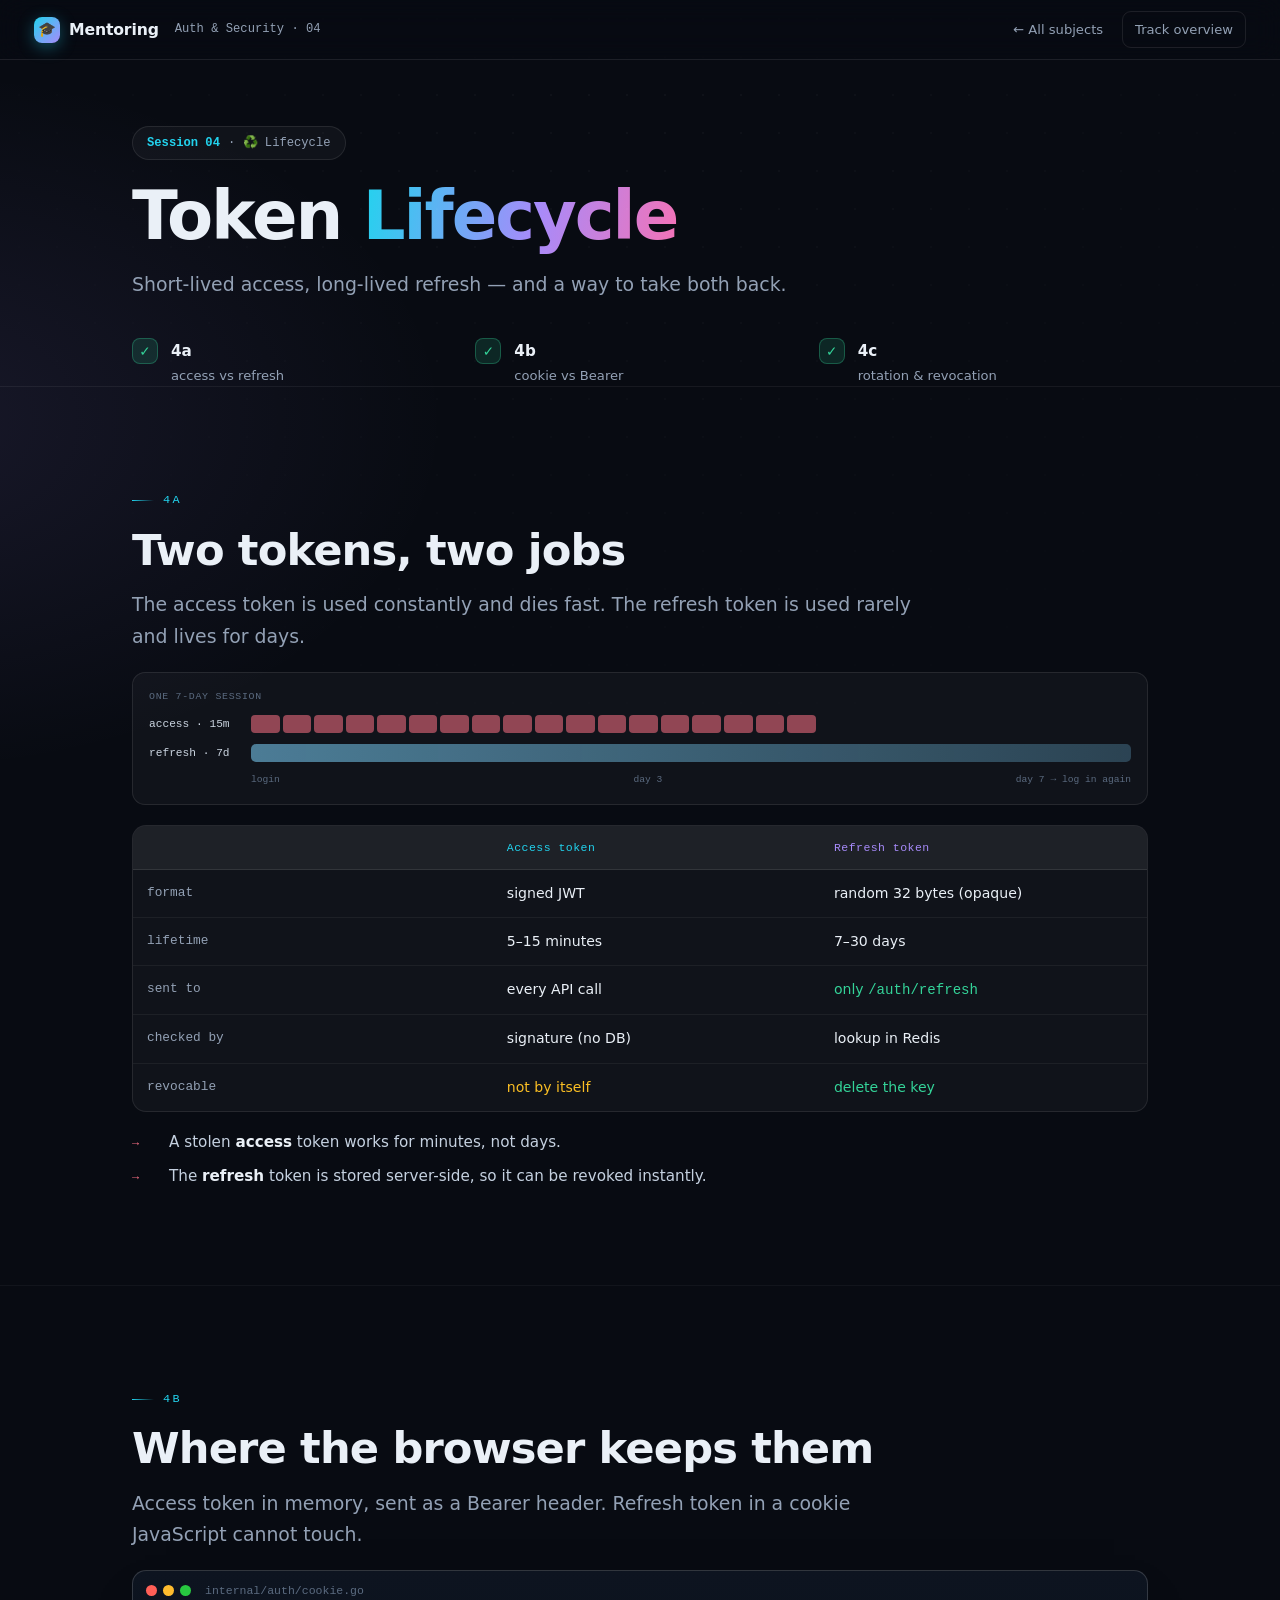
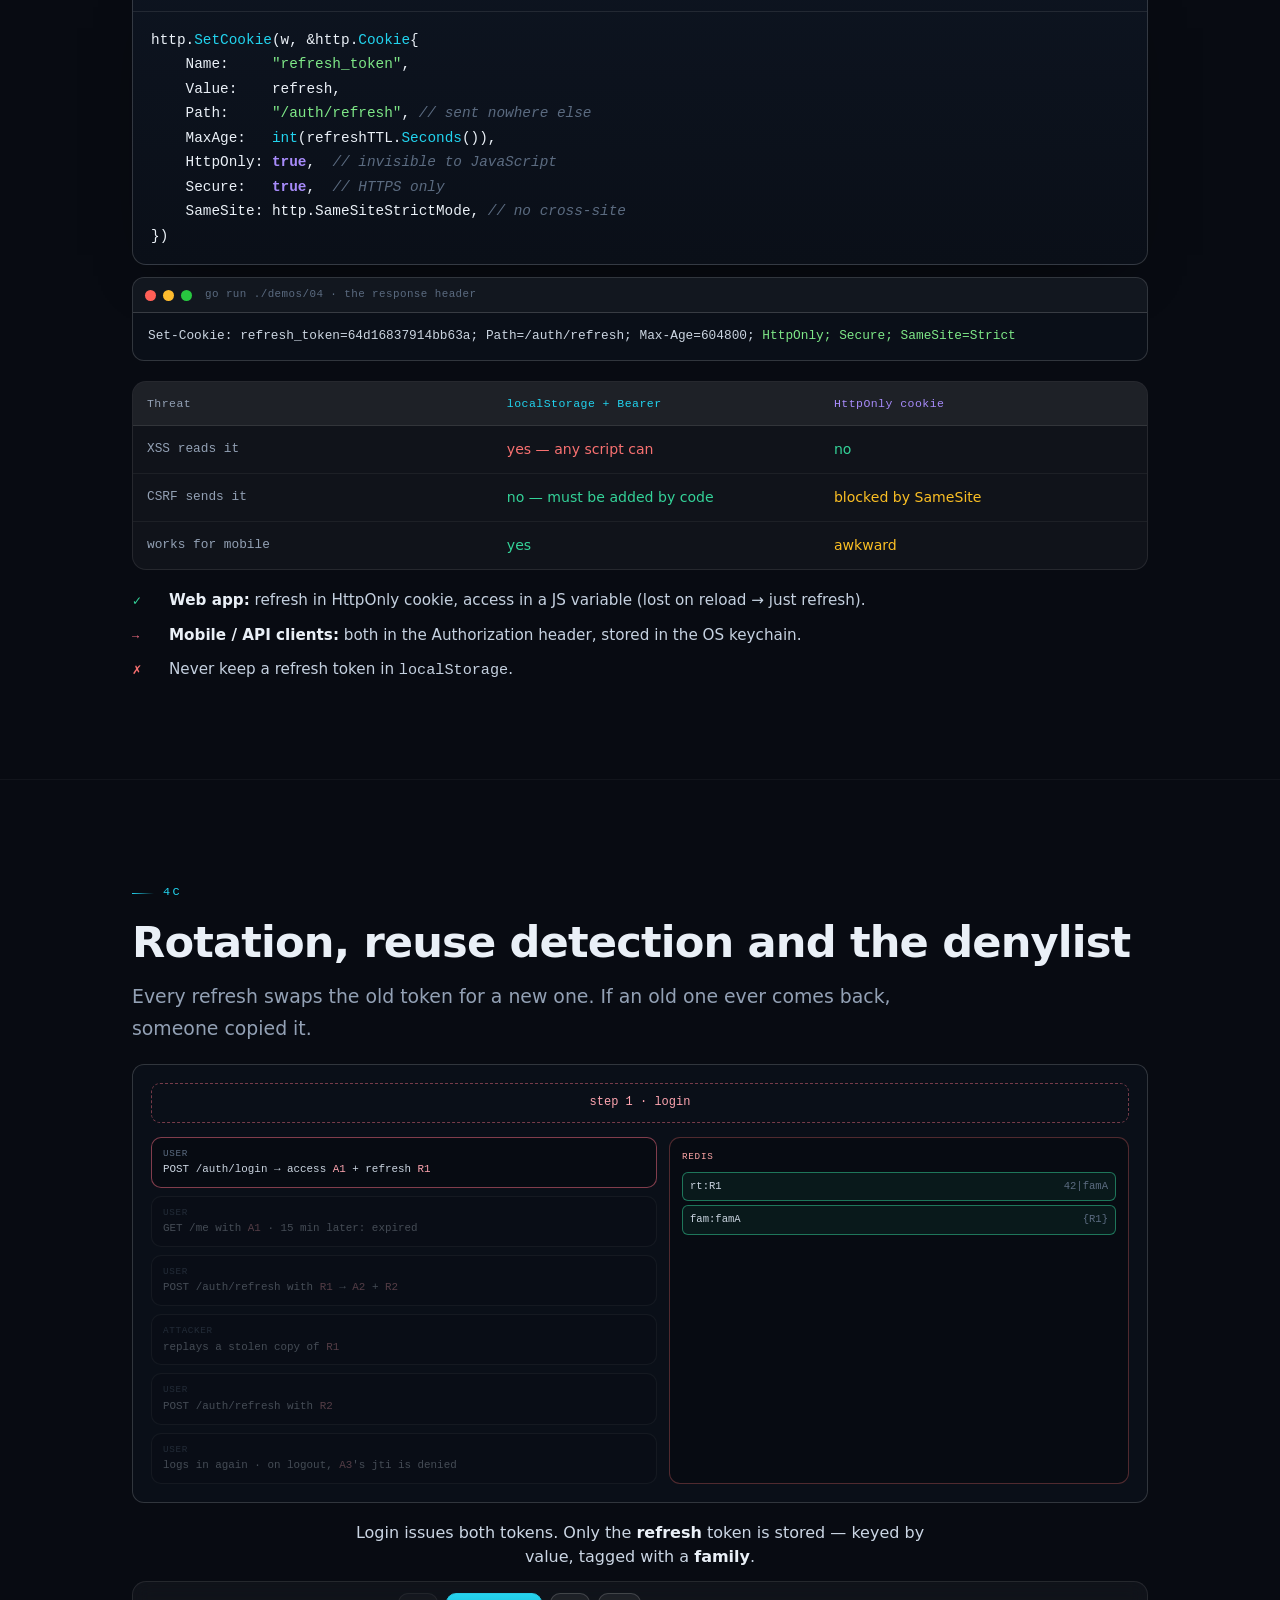
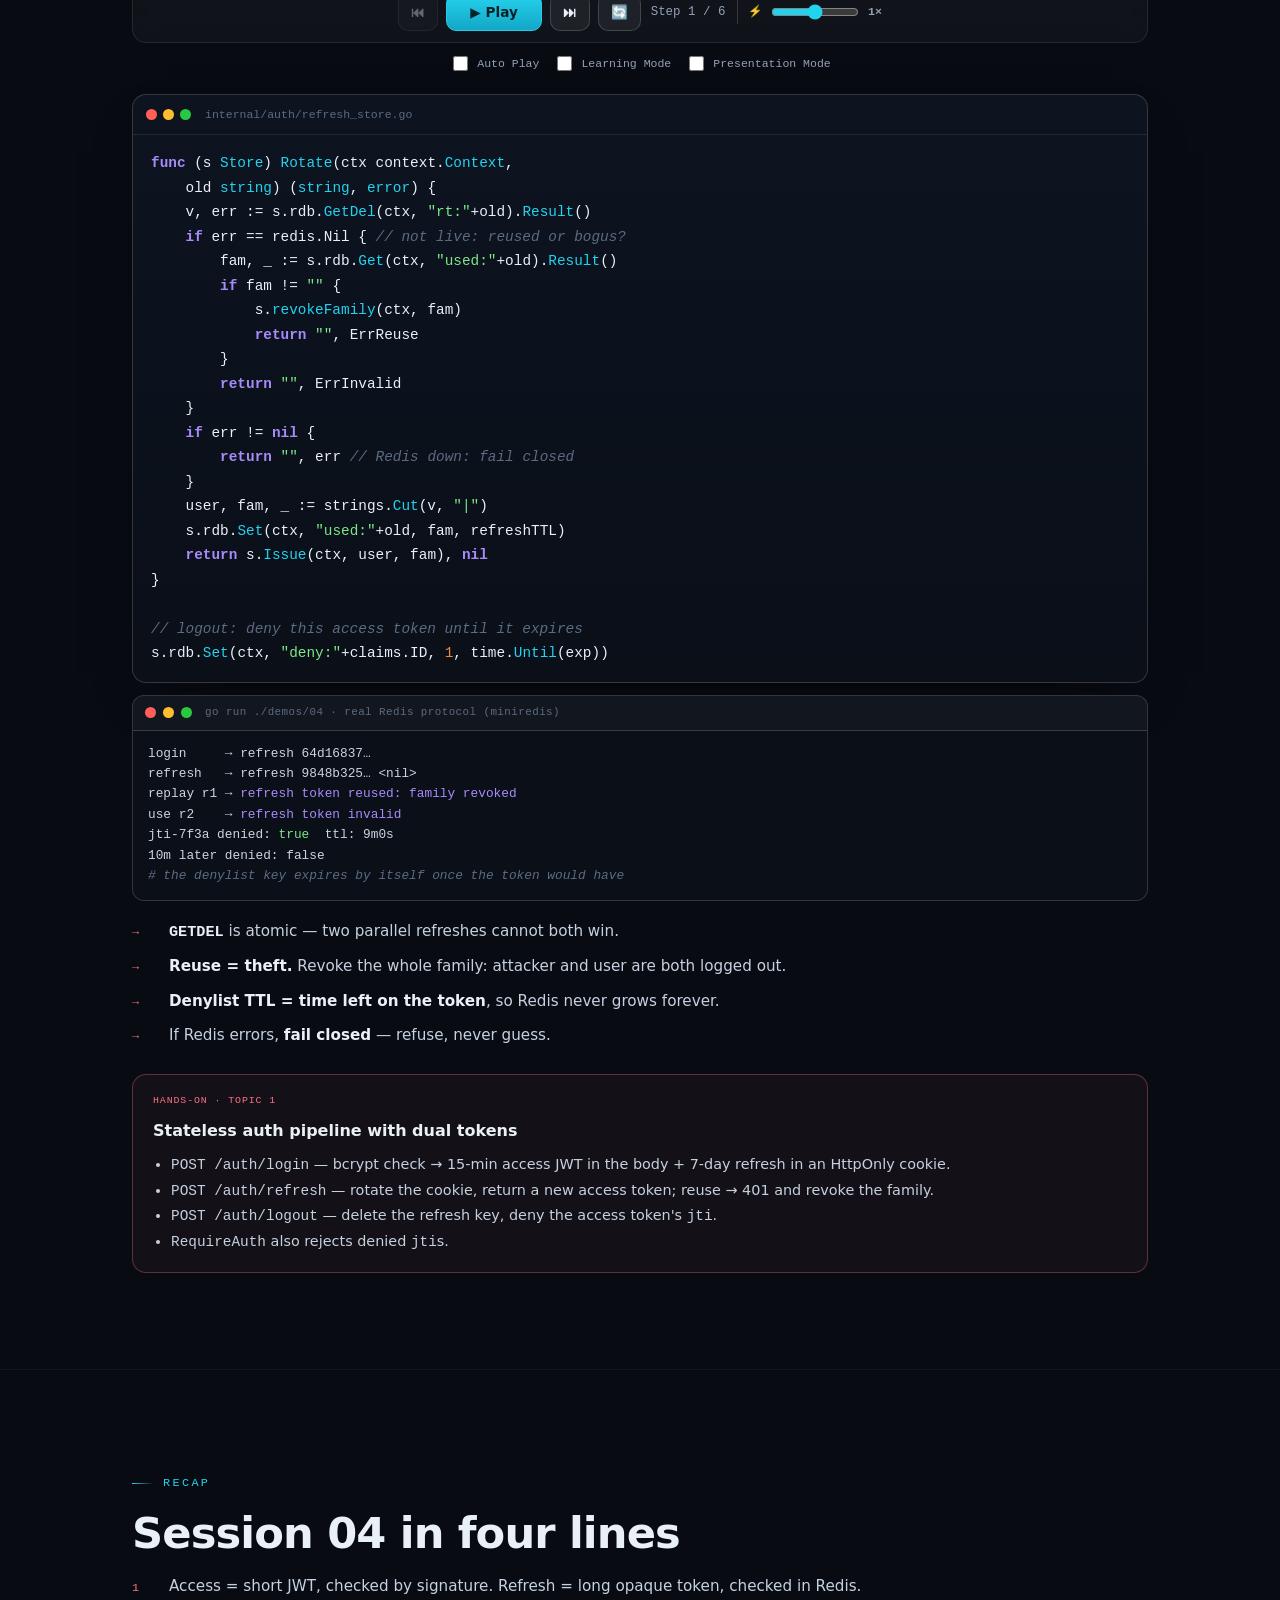
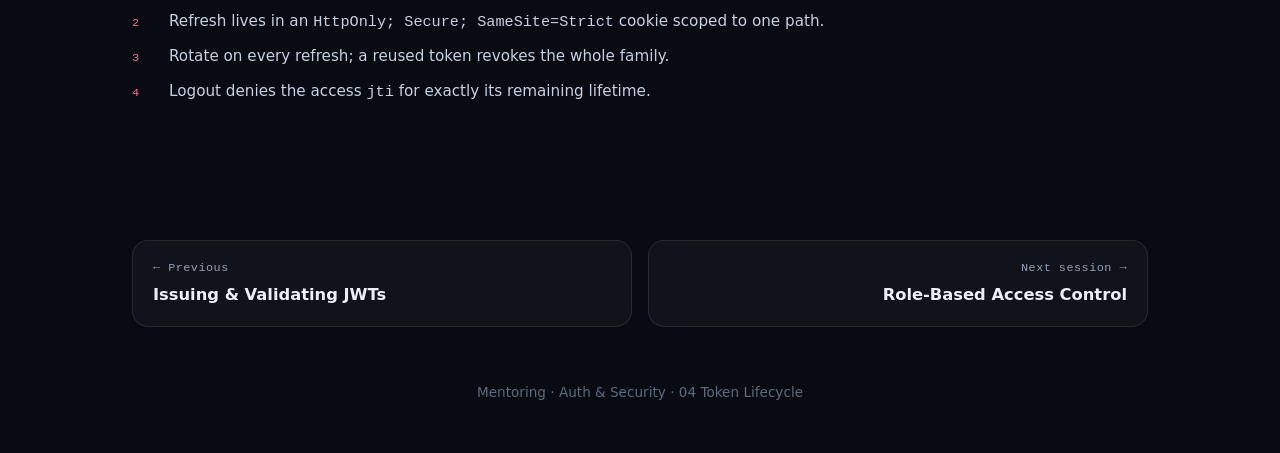
<file: auth-security/04-token-lifecycle.html>
<!doctype html>
<html lang="en">
<head>
<meta charset="utf-8">
<meta name="viewport" content="width=device-width, initial-scale=1">
<title>Auth &amp; Security · 04 Token Lifecycle — Lecture</title>
<link rel="stylesheet" href="../assets/styles.css">
<style>
  section .lead{max-width:66ch}
  /* overflow guards */
  .split>*{min-width:0} .sql,.term{max-width:100%} .sql pre,.term pre{overflow-x:auto} pre.sql{overflow-x:auto}
  .cmptable{overflow-x:auto} .cmphead,.cmprow{min-width:430px}
  .callout p,.bi .bt,.task li{overflow-wrap:anywhere}

  .bl{display:flex;flex-direction:column;gap:10px;margin-top:18px}
  .bi{display:grid;grid-template-columns:26px minmax(0,1fr);gap:11px;align-items:baseline}
  .bi .bm{color:#FB7185;font-family:var(--mono);font-size:.74rem}
  .bi .bt{font-size:.95rem;color:#c5d1e0;line-height:1.6}
  .bi .bt b{color:var(--text)}
  .bi.no .bm{color:var(--bad)} .bi.ok .bm{color:var(--ok)}

  .task{border:1px solid rgba(251,113,133,.32);border-radius:14px;background:rgba(251,113,133,.05);padding:18px 20px;margin-top:26px}
  .task .tl{font-family:var(--mono);font-size:.62rem;letter-spacing:.09em;color:#FB7185;display:block;margin-bottom:9px}
  .task h4{margin:0 0 8px;font-size:1rem}
  .task ul{margin:0;padding-left:18px;font-size:.9rem;color:#c5d1e0;line-height:1.7}

  .code{margin-top:20px}
  .stg{background:#0a0f18;border:1px solid var(--border-2);border-radius:12px;padding:18px;min-height:380px}
  .vq{text-align:center;font-family:var(--mono);font-size:.75rem;color:#FDA4AF;border:1px dashed rgba(251,113,133,.45);border-radius:9px;padding:9px 11px;margin-bottom:14px}
  .vq.ok{border-color:rgba(52,211,153,.45);color:#6ee7b7} .vq.bad{border-color:rgba(248,113,113,.45);color:#fca5a5}
  .vn{text-align:center;font-family:var(--mono);font-size:.7rem;letter-spacing:.05em;margin-top:14px;color:var(--faint)}
  .vn.green{color:var(--ok)} .vn.red{color:var(--bad)} .vn.acc{color:#FDA4AF}

  /* 4a lifetimes */
  .life{border:1px solid var(--border);border-radius:13px;background:var(--panel);padding:16px;margin-top:20px}
  .life .lh{font-family:var(--mono);font-size:.62rem;letter-spacing:.07em;color:var(--faint);margin-bottom:10px}
  .lrow{display:grid;grid-template-columns:92px minmax(0,1fr);gap:10px;align-items:center;margin-bottom:10px;font-family:var(--mono);font-size:.7rem;color:#cbd5e1}
  .ltrack{display:flex;gap:3px;height:18px}
  .lseg{flex:1;border-radius:4px;background:rgba(251,113,133,.55);opacity:0;transform:scaleY(.3);transition:all .35s}
  .lseg.on{opacity:1;transform:none}
  .lbig{flex:1;border-radius:5px;background:linear-gradient(90deg,rgba(125,211,252,.55),rgba(125,211,252,.25));opacity:0;transition:opacity .6s}
  .lbig.on{opacity:1}
  .lscale{display:flex;justify-content:space-between;font-family:var(--mono);font-size:.6rem;color:var(--faint);margin-left:102px}

  /* 4c timeline + redis */
  .lc{display:grid;grid-template-columns:minmax(0,1.1fr) minmax(0,1fr);gap:12px}
  @media (max-width:700px){.lc{grid-template-columns:1fr}}
  .actors{display:flex;flex-direction:column;gap:8px}
  .ev{border:1px solid var(--border-2);border-radius:10px;background:#070b12;padding:9px 11px;font-family:var(--mono);font-size:.68rem;color:#cbd5e1;line-height:1.55;opacity:.3;transition:all .3s}
  .ev.on{opacity:1;border-color:rgba(251,113,133,.5)}
  .ev.ok{opacity:1;border-color:rgba(52,211,153,.5)} .ev.no{opacity:1;border-color:rgba(248,113,113,.6);background:rgba(248,113,113,.06)}
  .ev .who{color:var(--faint);font-size:.58rem;letter-spacing:.07em;display:block}
  .ev .t{color:#FDA4AF}
  .redis{border:1px solid rgba(248,113,113,.3);border-radius:11px;background:#070b12;padding:11px 12px}
  .redis .pl{font-family:var(--mono);font-size:.58rem;letter-spacing:.08em;color:#fca5a5;display:block;margin-bottom:8px}
  .rk{display:flex;justify-content:space-between;gap:8px;font-family:var(--mono);font-size:.66rem;padding:5px 7px;border-radius:6px;margin-bottom:4px;border:1px solid var(--border);color:#cbd5e1}
  .rk .kv{color:var(--faint);white-space:nowrap}
  .rk.new{border-color:rgba(52,211,153,.5);background:rgba(52,211,153,.07)}
  .rk.gone{text-decoration:line-through;opacity:.4}
  .rk.used{border-color:rgba(251,191,36,.45);color:#fcd34d}
  .rk.deny{border-color:rgba(248,113,113,.5);color:#fca5a5}
  .rempty{font-family:var(--mono);font-size:.64rem;color:var(--faint)}
</style>
</head>
<body>
<div class="scrollbar" id="scrollbar"></div>
<nav class="top">
  <a class="logo" href="../index.html"><span class="g">🎓</span><span>Mentoring</span></a>
  <div class="crumb">Auth &amp; Security · 04</div>
  <div class="topnav"><a href="../index.html">← All subjects</a><a class="all" href="overview.html">Track overview</a></div>
</nav>

<header class="page-hero">
  <div class="container">
    <div class="kicker rv"><span class="n">Session 04</span> · ♻️ Lifecycle</div>
    <h1 class="rv d1">Token <span class="grad">Lifecycle</span></h1>
    <p class="lead rv d2">Short-lived access, long-lived refresh — and a way to take both back.</p>
    <div class="outcomes">
      <div class="outcome rv d1"><span class="ck">✓</span><div><b>4a</b><span>access vs refresh</span></div></div>
      <div class="outcome rv d2"><span class="ck">✓</span><div><b>4b</b><span>cookie vs Bearer</span></div></div>
      <div class="outcome rv d3"><span class="ck">✓</span><div><b>4c</b><span>rotation &amp; revocation</span></div></div>
    </div>
  </div>
</header>

<section id="a">
  <div class="container">
    <p class="eyebrow rv">4a</p>
    <h2 class="rv">Two tokens, two jobs</h2>
    <p class="lead rv d1">The access token is used constantly and dies fast. The refresh token is used rarely and lives for days.</p>

    <div class="life rv d1" data-run="life">
      <div class="lh">ONE 7-DAY SESSION</div>
      <div class="lrow"><span>access · 15m</span><div class="ltrack" id="aTrack"></div></div>
      <div class="lrow"><span>refresh · 7d</span><div class="ltrack"><div class="lbig"></div></div></div>
      <div class="lscale"><span>login</span><span>day 3</span><span>day 7 → log in again</span></div>
    </div>

    <div class="rv d1" style="margin-top:20px" data-run="compare">
      <div class="cmptable">
        <div class="cmphead"><div></div><div class="h-v">Access token</div><div class="h-mv">Refresh token</div></div>
        <div class="cmprow" data-cr><div class="attr">format</div><div>signed JWT</div><div>random 32 bytes (opaque)</div></div>
        <div class="cmprow" data-cr><div class="attr">lifetime</div><div>5–15 minutes</div><div>7–30 days</div></div>
        <div class="cmprow" data-cr><div class="attr">sent to</div><div>every API call</div><div class="good">only <code>/auth/refresh</code></div></div>
        <div class="cmprow" data-cr><div class="attr">checked by</div><div>signature (no DB)</div><div>lookup in Redis</div></div>
        <div class="cmprow" data-cr><div class="attr">revocable</div><div class="warn">not by itself</div><div class="good">delete the key</div></div>
      </div>
    </div>

    <div class="bl rv d1">
      <div class="bi"><span class="bm">→</span><span class="bt">A stolen <b>access</b> token works for minutes, not days.</span></div>
      <div class="bi"><span class="bm">→</span><span class="bt">The <b>refresh</b> token is stored server-side, so it can be revoked instantly.</span></div>
    </div>
  </div>
</section>

<section id="b">
  <div class="container">
    <p class="eyebrow rv">4b</p>
    <h2 class="rv">Where the browser keeps them</h2>
    <p class="lead rv d1">Access token in memory, sent as a Bearer header. Refresh token in a cookie JavaScript cannot touch.</p>

    <div class="sql rv d1 code">
      <div class="bar"><i class="r"></i><i class="y"></i><i class="gg"></i><span>internal/auth/cookie.go</span></div>
<pre>http.<span class="fn">SetCookie</span>(w, &amp;http.<span class="fn">Cookie</span>{
    Name:     <span class="str">"refresh_token"</span>,
    Value:    refresh,
    Path:     <span class="str">"/auth/refresh"</span>, <span class="com">// sent nowhere else</span>
    MaxAge:   <span class="fn">int</span>(refreshTTL.<span class="fn">Seconds</span>()),
    HttpOnly: <span class="k">true</span>,  <span class="com">// invisible to JavaScript</span>
    Secure:   <span class="k">true</span>,  <span class="com">// HTTPS only</span>
    SameSite: http.SameSiteStrictMode, <span class="com">// no cross-site</span>
})</pre>
    </div>

    <div class="term rv d1">
      <div class="tbar"><i class="r"></i><i class="y"></i><i class="gg"></i><span>go run ./demos/04 · the response header</span></div>
<pre><span class="out">Set-Cookie: refresh_token=64d16837914bb63a; Path=/auth/refresh; Max-Age=604800; <span class="hi">HttpOnly; Secure; SameSite=Strict</span></span></pre>
    </div>

    <div class="rv d1" style="margin-top:20px" data-run="compare">
      <div class="cmptable">
        <div class="cmphead"><div>Threat</div><div class="h-v">localStorage + Bearer</div><div class="h-mv">HttpOnly cookie</div></div>
        <div class="cmprow" data-cr><div class="attr">XSS reads it</div><div class="bad">yes — any script can</div><div class="good">no</div></div>
        <div class="cmprow" data-cr><div class="attr">CSRF sends it</div><div class="good">no — must be added by code</div><div class="warn">blocked by SameSite</div></div>
        <div class="cmprow" data-cr><div class="attr">works for mobile</div><div class="good">yes</div><div class="warn">awkward</div></div>
      </div>
    </div>

    <div class="bl rv d1">
      <div class="bi ok"><span class="bm">✓</span><span class="bt"><b>Web app:</b> refresh in HttpOnly cookie, access in a JS variable (lost on reload → just refresh).</span></div>
      <div class="bi"><span class="bm">→</span><span class="bt"><b>Mobile / API clients:</b> both in the Authorization header, stored in the OS keychain.</span></div>
      <div class="bi no"><span class="bm">✗</span><span class="bt">Never keep a refresh token in <code>localStorage</code>.</span></div>
    </div>
  </div>
</section>

<section id="c">
  <div class="container">
    <p class="eyebrow rv">4c</p>
    <h2 class="rv">Rotation, reuse detection and the denylist</h2>
    <p class="lead rv d1">Every refresh swaps the old token for a new one. If an old one ever comes back, someone copied it.</p>

    <div class="rv d1" id="rViz" style="margin-top:20px">
      <div class="stg" id="rStage"></div>
      <div class="av-explain"></div>
      <div class="av-bar"></div>
    </div>

    <div class="sql rv d1 code">
      <div class="bar"><i class="r"></i><i class="y"></i><i class="gg"></i><span>internal/auth/refresh_store.go</span></div>
<pre><span class="k">func</span> (s <span class="fn">Store</span>) <span class="fn">Rotate</span>(ctx context.<span class="fn">Context</span>,
    old <span class="fn">string</span>) (<span class="fn">string</span>, <span class="fn">error</span>) {
    v, err := s.rdb.<span class="fn">GetDel</span>(ctx, <span class="str">"rt:"</span>+old).<span class="fn">Result</span>()
    <span class="k">if</span> err == redis.Nil { <span class="com">// not live: reused or bogus?</span>
        fam, _ := s.rdb.<span class="fn">Get</span>(ctx, <span class="str">"used:"</span>+old).<span class="fn">Result</span>()
        <span class="k">if</span> fam != <span class="str">""</span> {
            s.<span class="fn">revokeFamily</span>(ctx, fam)
            <span class="k">return</span> <span class="str">""</span>, ErrReuse
        }
        <span class="k">return</span> <span class="str">""</span>, ErrInvalid
    }
    <span class="k">if</span> err != <span class="k">nil</span> {
        <span class="k">return</span> <span class="str">""</span>, err <span class="com">// Redis down: fail closed</span>
    }
    user, fam, _ := strings.<span class="fn">Cut</span>(v, <span class="str">"|"</span>)
    s.rdb.<span class="fn">Set</span>(ctx, <span class="str">"used:"</span>+old, fam, refreshTTL)
    <span class="k">return</span> s.<span class="fn">Issue</span>(ctx, user, fam), <span class="k">nil</span>
}

<span class="com">// logout: deny this access token until it expires</span>
s.rdb.<span class="fn">Set</span>(ctx, <span class="str">"deny:"</span>+claims.ID, <span class="num">1</span>, time.<span class="fn">Until</span>(exp))</pre>
    </div>

    <div class="term rv d1">
      <div class="tbar"><i class="r"></i><i class="y"></i><i class="gg"></i><span>go run ./demos/04 · real Redis protocol (miniredis)</span></div>
<pre><span class="out">login     → refresh 64d16837…
refresh   → refresh 9848b325… &lt;nil&gt;
replay r1 → <span class="em">refresh token reused: family revoked</span>
use r2    → <span class="em">refresh token invalid</span>
jti-7f3a denied: <span class="hi">true</span>  ttl: 9m0s
10m later denied: false</span>
<span class="comm"># the denylist key expires by itself once the token would have</span></pre>
    </div>

    <div class="bl rv d1">
      <div class="bi"><span class="bm">→</span><span class="bt"><b><code>GETDEL</code></b> is atomic — two parallel refreshes cannot both win.</span></div>
      <div class="bi"><span class="bm">→</span><span class="bt"><b>Reuse = theft.</b> Revoke the whole family: attacker and user are both logged out.</span></div>
      <div class="bi"><span class="bm">→</span><span class="bt"><b>Denylist TTL = time left on the token</b>, so Redis never grows forever.</span></div>
      <div class="bi"><span class="bm">→</span><span class="bt">If Redis errors, <b>fail closed</b> — refuse, never guess.</span></div>
    </div>

    <div class="task rv d1">
      <span class="tl">HANDS-ON · TOPIC 1</span>
      <h4>Stateless auth pipeline with dual tokens</h4>
      <ul>
        <li><code>POST /auth/login</code> — bcrypt check → 15-min access JWT in the body + 7-day refresh in an HttpOnly cookie.</li>
        <li><code>POST /auth/refresh</code> — rotate the cookie, return a new access token; reuse → 401 and revoke the family.</li>
        <li><code>POST /auth/logout</code> — delete the refresh key, deny the access token's <code>jti</code>.</li>
        <li><code>RequireAuth</code> also rejects denied <code>jti</code>s.</li>
      </ul>
    </div>
  </div>
</section>

<section id="recap" style="border-bottom:none">
  <div class="container">
    <p class="eyebrow rv">Recap</p>
    <h2 class="rv">Session 04 in four lines</h2>
    <div class="bl rv d1">
      <div class="bi"><span class="bm">1</span><span class="bt">Access = short JWT, checked by signature. Refresh = long opaque token, checked in Redis.</span></div>
      <div class="bi"><span class="bm">2</span><span class="bt">Refresh lives in an <code>HttpOnly; Secure; SameSite=Strict</code> cookie scoped to one path.</span></div>
      <div class="bi"><span class="bm">3</span><span class="bt">Rotate on every refresh; a reused token revokes the whole family.</span></div>
      <div class="bi"><span class="bm">4</span><span class="bt">Logout denies the access <code>jti</code> for exactly its remaining lifetime.</span></div>
    </div>
  </div>
</section>

<footer class="pager">
  <a class="prev" href="03-jwt-middleware.html"><span class="dir">← Previous</span><b>Issuing &amp; Validating JWTs</b></a>
  <a class="next" href="05-rbac.html"><span class="dir">Next session →</span><b>Role-Based Access Control</b></a>
</footer>
<div class="footer">Mentoring · Auth &amp; Security · 04 Token Lifecycle</div>
<script src="../assets/app.js"></script>
<script>
function mkAlgo(vizId, stageId, frames, render){
  var root=document.getElementById(vizId);
  if(!root || !window.AlgoViz) return;
  var stage=document.getElementById(stageId);
  AlgoViz(root, frames.map(function(fr){
    return { explain: fr.explain, apply: function(){ render(stage, fr); } };
  }));
}

(function(){
  var tr = document.getElementById("aTrack");
  for(var i=0;i<28;i++){ var d=document.createElement("div"); d.className="lseg"; tr.appendChild(d); }
})();
SQLViz.register("life", function(el){
  var segs=el.querySelectorAll(".lseg"), big=el.querySelector(".lbig"), t=SQLViz.timers(el);
  segs.forEach(function(x){ x.classList.remove("on"); }); big.classList.remove("on");
  if(SQLViz.reduce){ segs.forEach(function(x){ x.classList.add("on"); }); big.classList.add("on"); return; }
  t.push(setTimeout(function(){ big.classList.add("on"); }, 200));
  segs.forEach(function(x,i){ t.push(setTimeout(function(){ x.classList.add("on"); }, 90*i+500)); });
});

(function(){
  // events: [who, text, state]  state: "" | on | ok | no
  var EV = [
    ["USER", 'POST /auth/login → access <span class="t">A1</span> + refresh <span class="t">R1</span>'],
    ["USER", 'GET /me with <span class="t">A1</span> · 15 min later: expired'],
    ["USER", 'POST /auth/refresh with <span class="t">R1</span> → <span class="t">A2</span> + <span class="t">R2</span>'],
    ["ATTACKER", 'replays a stolen copy of <span class="t">R1</span>'],
    ["USER", 'POST /auth/refresh with <span class="t">R2</span>'],
    ["USER", 'logs in again · on logout, <span class="t">A3</span>\'s jti is denied']
  ];
  function evs(states){
    return EV.map(function(e,i){ var s=states[i]||""; return '<div class="ev '+s+'"><span class="who">'+e[0]+'</span>'+e[1]+'</div>'; }).join("");
  }
  function redis(keys){
    if(!keys.length) return '<div class="rempty">(empty)</div>';
    return keys.map(function(k){ return '<div class="rk '+(k[2]||"")+'"><span>'+k[0]+'</span><span class="kv">'+k[1]+'</span></div>'; }).join("");
  }
  mkAlgo("rViz","rStage",[
    {q:"step 1 · login", st:["on"], keys:[["rt:R1","42|famA","new"],["fam:famA","{R1}","new"]],
     explain:"Login issues both tokens. Only the <b>refresh</b> token is stored — keyed by value, tagged with a <b>family</b>."},
    {q:"step 2 · access token expires", st:["ok","on"], keys:[["rt:R1","42|famA"],["fam:famA","{R1}"]],
     explain:"After 15 minutes <code>A1</code> fails with <b>token is expired</b>. Nothing in Redis changes — access tokens are stateless."},
    {q:"step 3 · refresh → rotate", qk:"ok", st:["ok","ok","ok"], keys:[["rt:R1","42|famA","gone"],["used:R1","famA","used"],["rt:R2","42|famA","new"],["fam:famA","{R1,R2}"]],
     explain:"<code>GETDEL rt:R1</code> — R1 is consumed and remembered as <b>used</b>. A fresh <code>R2</code> joins the same family."},
    {q:"step 4 · an old token comes back", qk:"bad", st:["ok","ok","ok","no"], keys:[["used:R1","famA","used"],["rt:R2","42|famA","gone"],["fam:famA","revoked","deny"]],
     explain:"<code>rt:R1</code> is gone but <code>used:R1</code> exists → <span class=\"warn\">reuse detected</span>. Every token in <b>famA</b> is deleted."},
    {q:"step 5 · the real user is logged out too", qk:"bad", st:["ok","ok","ok","no","no"], keys:[["used:R1","famA","used"],["fam:famA","revoked","deny"]],
     explain:"<code>R2</code> no longer exists → <b>refresh token invalid</b>. Annoying for the user, fatal for the attacker — the right trade."},
    {q:"step 6 · new login, then logout", qk:"ok", st:["ok","ok","ok","no","no","ok"], keys:[["rt:R3","42|famB","gone"],["deny:jti-7f3a","ttl 9m","deny"]],
     explain:"Logout deletes <code>R3</code> and <b>denies the access token's jti</b> for its remaining 9 minutes. <span class=\"ok\">After that the key expires on its own.</span>"}
  ], function(stage, fr){
    var h = '<div class="vq '+(fr.qk||"")+'">'+fr.q+'</div>';
    h += '<div class="lc"><div class="actors">'+evs(fr.st)+'</div>'+
         '<div class="redis"><span class="pl">REDIS</span>'+redis(fr.keys)+'</div></div>';
    stage.innerHTML = h;
  });
})();
</script>
</body>
</html>
</file>
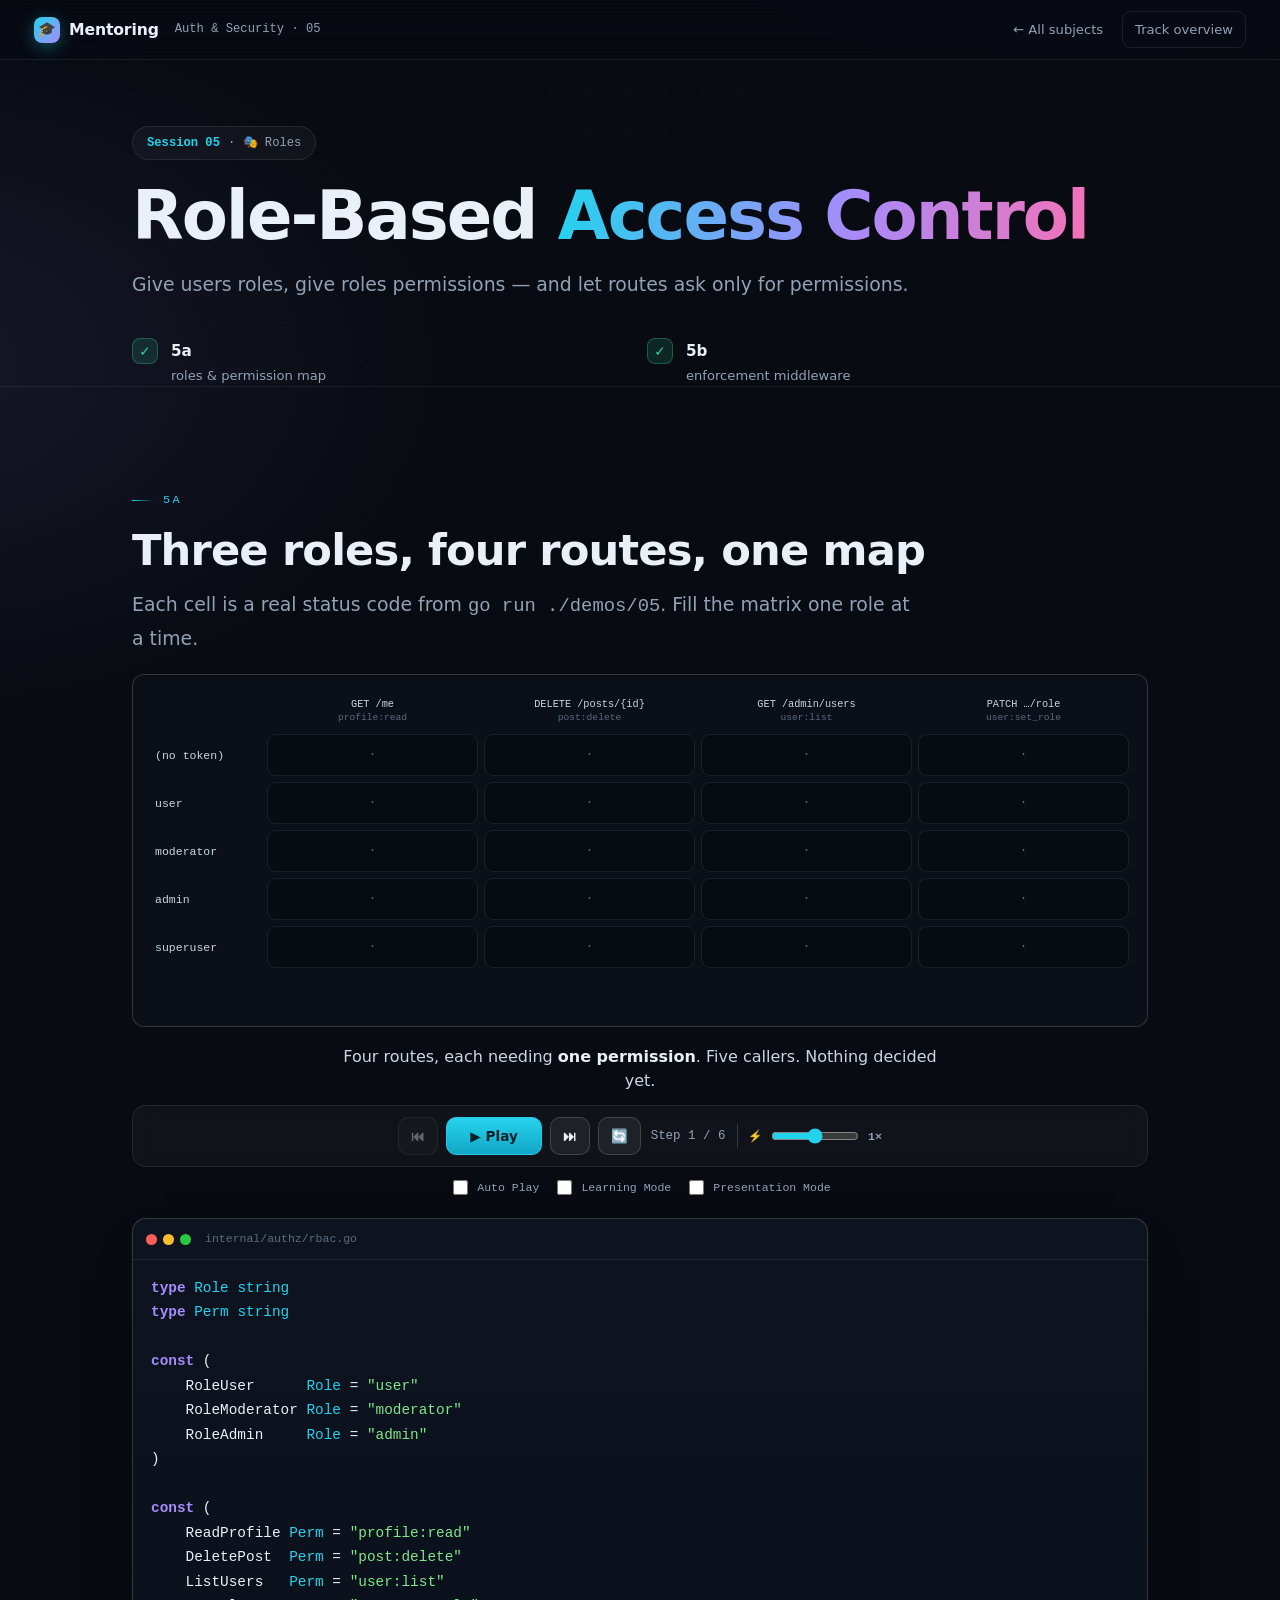
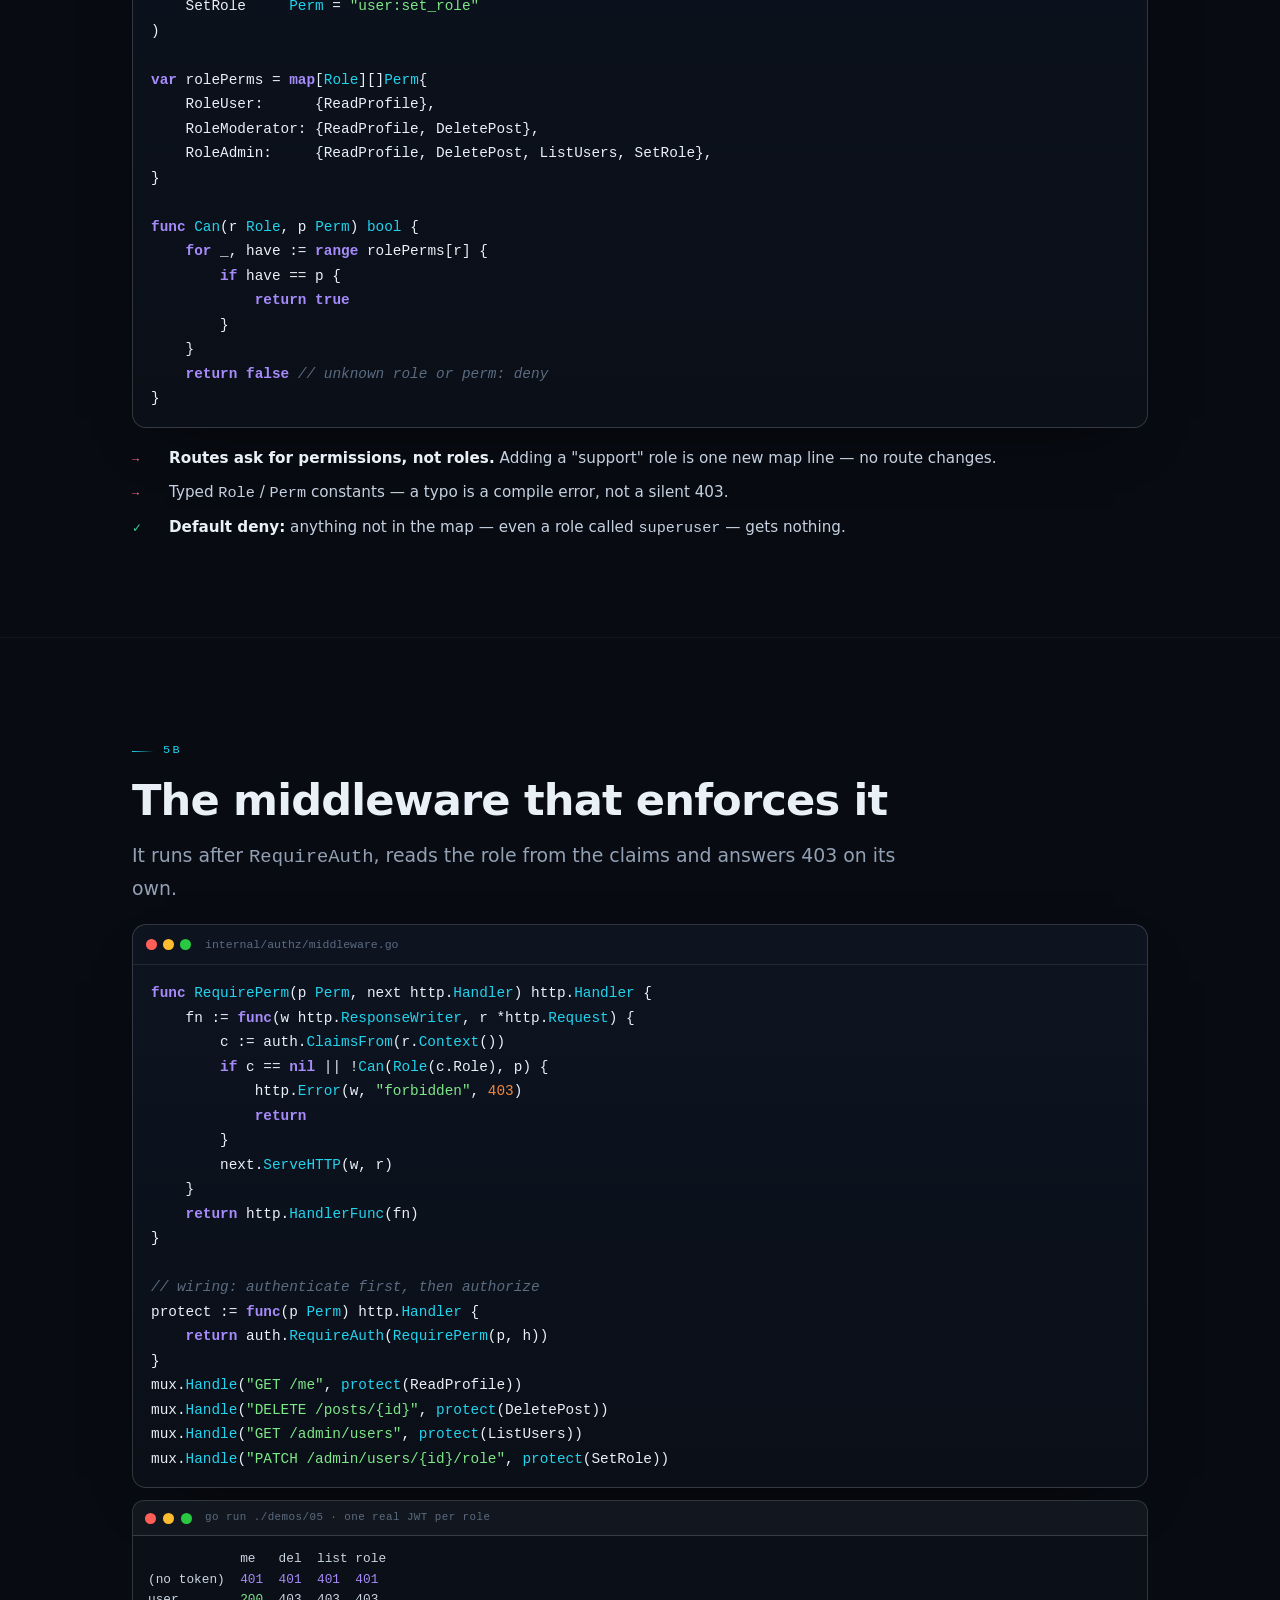
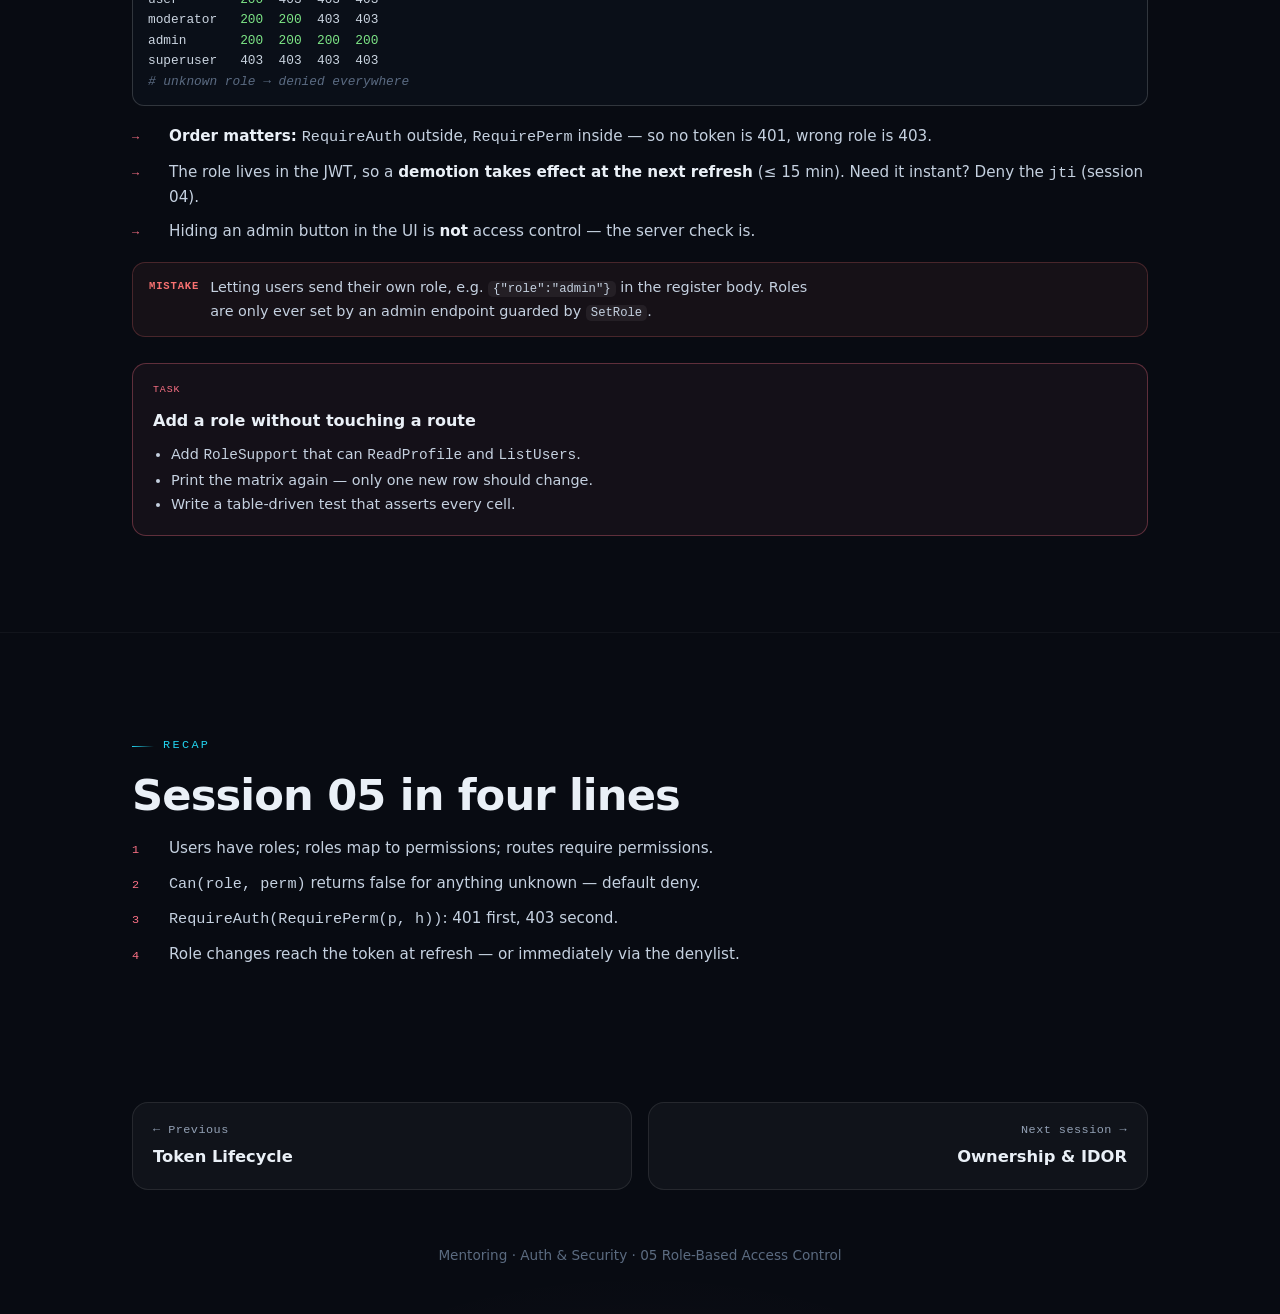
<file: auth-security/05-rbac.html>
<!doctype html>
<html lang="en">
<head>
<meta charset="utf-8">
<meta name="viewport" content="width=device-width, initial-scale=1">
<title>Auth &amp; Security · 05 Role-Based Access Control — Lecture</title>
<link rel="stylesheet" href="../assets/styles.css">
<style>
  section .lead{max-width:66ch}
  /* overflow guards */
  .split>*{min-width:0} .sql,.term{max-width:100%} .sql pre,.term pre{overflow-x:auto} pre.sql{overflow-x:auto}
  .cmptable{overflow-x:auto} .cmphead,.cmprow{min-width:430px}
  .callout p,.bi .bt,.task li{overflow-wrap:anywhere}

  .bl{display:flex;flex-direction:column;gap:10px;margin-top:18px}
  .bi{display:grid;grid-template-columns:26px minmax(0,1fr);gap:11px;align-items:baseline}
  .bi .bm{color:#FB7185;font-family:var(--mono);font-size:.74rem}
  .bi .bt{font-size:.95rem;color:#c5d1e0;line-height:1.6}
  .bi .bt b{color:var(--text)}
  .bi.no .bm{color:var(--bad)} .bi.ok .bm{color:var(--ok)}

  .task{border:1px solid rgba(251,113,133,.32);border-radius:14px;background:rgba(251,113,133,.05);padding:18px 20px;margin-top:26px}
  .task .tl{font-family:var(--mono);font-size:.62rem;letter-spacing:.09em;color:#FB7185;display:block;margin-bottom:9px}
  .task h4{margin:0 0 8px;font-size:1rem}
  .task ul{margin:0;padding-left:18px;font-size:.9rem;color:#c5d1e0;line-height:1.7}

  .code{margin-top:20px}
  .stg{background:#0a0f18;border:1px solid var(--border-2);border-radius:12px;padding:18px;min-height:330px}
  .vq{text-align:center;font-family:var(--mono);font-size:.75rem;color:#FDA4AF;border:1px dashed rgba(251,113,133,.45);border-radius:9px;padding:9px 11px;margin-bottom:14px}
  .vq.ok{border-color:rgba(52,211,153,.45);color:#6ee7b7} .vq.bad{border-color:rgba(248,113,113,.45);color:#fca5a5}
  .vn{text-align:center;font-family:var(--mono);font-size:.7rem;letter-spacing:.05em;margin-top:14px;color:var(--faint)}
  .vn.green{color:var(--ok)} .vn.red{color:var(--bad)} .vn.acc{color:#FDA4AF}

  /* matrix */
  .mx{overflow-x:auto}
  .mxg{display:grid;grid-template-columns:110px repeat(4,minmax(96px,1fr));gap:6px;min-width:520px}
  .mh{font-family:var(--mono);font-size:.6rem;color:var(--faint);text-align:center;padding:4px 2px;line-height:1.4}
  .mh b{display:block;color:#cbd5e1;font-weight:500;font-size:.64rem}
  .mr{font-family:var(--mono);font-size:.72rem;color:#cbd5e1;display:flex;align-items:center;padding-left:4px}
  .mr.on{color:#FDA4AF}
  .mc{height:42px;border-radius:9px;border:1px solid var(--border);display:grid;place-items:center;font-family:var(--mono);font-size:.78rem;color:var(--faint);background:#070b12;transition:all .3s}
  .mc.ok{border-color:rgba(52,211,153,.55);background:rgba(52,211,153,.1);color:#6ee7b7}
  .mc.no{border-color:rgba(248,113,113,.5);background:rgba(248,113,113,.08);color:#fca5a5}
  .mc.un{border-color:rgba(251,191,36,.5);background:rgba(251,191,36,.07);color:#fcd34d}
  .mc.hot{box-shadow:0 0 0 2px rgba(251,113,133,.45)}
  .perms{display:flex;flex-wrap:wrap;gap:6px;justify-content:center;margin-top:14px;min-height:26px}
  .pchip{font-family:var(--mono);font-size:.64rem;padding:4px 9px;border-radius:999px;border:1px solid rgba(251,113,133,.4);color:#FDA4AF;background:rgba(251,113,133,.06)}
  .pchip.none{border-color:var(--border-2);color:var(--faint);background:none}
</style>
</head>
<body>
<div class="scrollbar" id="scrollbar"></div>
<nav class="top">
  <a class="logo" href="../index.html"><span class="g">🎓</span><span>Mentoring</span></a>
  <div class="crumb">Auth &amp; Security · 05</div>
  <div class="topnav"><a href="../index.html">← All subjects</a><a class="all" href="overview.html">Track overview</a></div>
</nav>

<header class="page-hero">
  <div class="container">
    <div class="kicker rv"><span class="n">Session 05</span> · 🎭 Roles</div>
    <h1 class="rv d1">Role-Based <span class="grad">Access Control</span></h1>
    <p class="lead rv d2">Give users roles, give roles permissions — and let routes ask only for permissions.</p>
    <div class="outcomes">
      <div class="outcome rv d1"><span class="ck">✓</span><div><b>5a</b><span>roles &amp; permission map</span></div></div>
      <div class="outcome rv d2"><span class="ck">✓</span><div><b>5b</b><span>enforcement middleware</span></div></div>
    </div>
  </div>
</header>

<section id="a">
  <div class="container">
    <p class="eyebrow rv">5a</p>
    <h2 class="rv">Three roles, four routes, one map</h2>
    <p class="lead rv d1">Each cell is a real status code from <code>go run ./demos/05</code>. Fill the matrix one role at a time.</p>

    <div class="rv d1" id="xViz" style="margin-top:20px">
      <div class="stg" id="xStage"></div>
      <div class="av-explain"></div>
      <div class="av-bar"></div>
    </div>

    <div class="sql rv d1 code">
      <div class="bar"><i class="r"></i><i class="y"></i><i class="gg"></i><span>internal/authz/rbac.go</span></div>
<pre><span class="k">type</span> <span class="fn">Role</span> <span class="fn">string</span>
<span class="k">type</span> <span class="fn">Perm</span> <span class="fn">string</span>

<span class="k">const</span> (
    RoleUser      <span class="fn">Role</span> = <span class="str">"user"</span>
    RoleModerator <span class="fn">Role</span> = <span class="str">"moderator"</span>
    RoleAdmin     <span class="fn">Role</span> = <span class="str">"admin"</span>
)

<span class="k">const</span> (
    ReadProfile <span class="fn">Perm</span> = <span class="str">"profile:read"</span>
    DeletePost  <span class="fn">Perm</span> = <span class="str">"post:delete"</span>
    ListUsers   <span class="fn">Perm</span> = <span class="str">"user:list"</span>
    SetRole     <span class="fn">Perm</span> = <span class="str">"user:set_role"</span>
)

<span class="k">var</span> rolePerms = <span class="k">map</span>[<span class="fn">Role</span>][]<span class="fn">Perm</span>{
    RoleUser:      {ReadProfile},
    RoleModerator: {ReadProfile, DeletePost},
    RoleAdmin:     {ReadProfile, DeletePost, ListUsers, SetRole},
}

<span class="k">func</span> <span class="fn">Can</span>(r <span class="fn">Role</span>, p <span class="fn">Perm</span>) <span class="fn">bool</span> {
    <span class="k">for</span> _, have := <span class="k">range</span> rolePerms[r] {
        <span class="k">if</span> have == p {
            <span class="k">return</span> <span class="k">true</span>
        }
    }
    <span class="k">return</span> <span class="k">false</span> <span class="com">// unknown role or perm: deny</span>
}</pre>
    </div>

    <div class="bl rv d1">
      <div class="bi"><span class="bm">→</span><span class="bt"><b>Routes ask for permissions, not roles.</b> Adding a "support" role is one new map line — no route changes.</span></div>
      <div class="bi"><span class="bm">→</span><span class="bt">Typed <code>Role</code> / <code>Perm</code> constants — a typo is a compile error, not a silent 403.</span></div>
      <div class="bi ok"><span class="bm">✓</span><span class="bt"><b>Default deny:</b> anything not in the map — even a role called <code>superuser</code> — gets nothing.</span></div>
    </div>
  </div>
</section>

<section id="b">
  <div class="container">
    <p class="eyebrow rv">5b</p>
    <h2 class="rv">The middleware that enforces it</h2>
    <p class="lead rv d1">It runs after <code>RequireAuth</code>, reads the role from the claims and answers 403 on its own.</p>

    <div class="sql rv d1 code">
      <div class="bar"><i class="r"></i><i class="y"></i><i class="gg"></i><span>internal/authz/middleware.go</span></div>
<pre><span class="k">func</span> <span class="fn">RequirePerm</span>(p <span class="fn">Perm</span>, next http.<span class="fn">Handler</span>) http.<span class="fn">Handler</span> {
    fn := <span class="k">func</span>(w http.<span class="fn">ResponseWriter</span>, r *http.<span class="fn">Request</span>) {
        c := auth.<span class="fn">ClaimsFrom</span>(r.<span class="fn">Context</span>())
        <span class="k">if</span> c == <span class="k">nil</span> || !<span class="fn">Can</span>(<span class="fn">Role</span>(c.Role), p) {
            http.<span class="fn">Error</span>(w, <span class="str">"forbidden"</span>, <span class="num">403</span>)
            <span class="k">return</span>
        }
        next.<span class="fn">ServeHTTP</span>(w, r)
    }
    <span class="k">return</span> http.<span class="fn">HandlerFunc</span>(fn)
}

<span class="com">// wiring: authenticate first, then authorize</span>
protect := <span class="k">func</span>(p <span class="fn">Perm</span>) http.<span class="fn">Handler</span> {
    <span class="k">return</span> auth.<span class="fn">RequireAuth</span>(<span class="fn">RequirePerm</span>(p, h))
}
mux.<span class="fn">Handle</span>(<span class="str">"GET /me"</span>, <span class="fn">protect</span>(ReadProfile))
mux.<span class="fn">Handle</span>(<span class="str">"DELETE /posts/{id}"</span>, <span class="fn">protect</span>(DeletePost))
mux.<span class="fn">Handle</span>(<span class="str">"GET /admin/users"</span>, <span class="fn">protect</span>(ListUsers))
mux.<span class="fn">Handle</span>(<span class="str">"PATCH /admin/users/{id}/role"</span>, <span class="fn">protect</span>(SetRole))</pre>
    </div>

    <div class="term rv d1">
      <div class="tbar"><i class="r"></i><i class="y"></i><i class="gg"></i><span>go run ./demos/05 · one real JWT per role</span></div>
<pre><span class="out">            me   del  list role
(no token)  <span class="em">401  401  401  401</span>
user        <span class="hi">200</span>  403  403  403
moderator   <span class="hi">200  200</span>  403  403
admin       <span class="hi">200  200  200  200</span>
superuser   403  403  403  403</span>
<span class="comm"># unknown role → denied everywhere</span></pre>
    </div>

    <div class="bl rv d1">
      <div class="bi"><span class="bm">→</span><span class="bt"><b>Order matters:</b> <code>RequireAuth</code> outside, <code>RequirePerm</code> inside — so no token is 401, wrong role is 403.</span></div>
      <div class="bi"><span class="bm">→</span><span class="bt">The role lives in the JWT, so a <b>demotion takes effect at the next refresh</b> (≤ 15 min). Need it instant? Deny the <code>jti</code> (session 04).</span></div>
      <div class="bi"><span class="bm">→</span><span class="bt">Hiding an admin button in the UI is <b>not</b> access control — the server check is.</span></div>
    </div>

    <div class="callout mistake rv d1" style="margin-top:18px"><span class="lbl">Mistake</span><p>Letting users send their own role, e.g. <code>{"role":"admin"}</code> in the register body. Roles are only ever set by an admin endpoint guarded by <code>SetRole</code>.</p></div>

    <div class="task rv d1">
      <span class="tl">TASK</span>
      <h4>Add a role without touching a route</h4>
      <ul>
        <li>Add <code>RoleSupport</code> that can <code>ReadProfile</code> and <code>ListUsers</code>.</li>
        <li>Print the matrix again — only one new row should change.</li>
        <li>Write a table-driven test that asserts every cell.</li>
      </ul>
    </div>
  </div>
</section>

<section id="recap" style="border-bottom:none">
  <div class="container">
    <p class="eyebrow rv">Recap</p>
    <h2 class="rv">Session 05 in four lines</h2>
    <div class="bl rv d1">
      <div class="bi"><span class="bm">1</span><span class="bt">Users have roles; roles map to permissions; routes require permissions.</span></div>
      <div class="bi"><span class="bm">2</span><span class="bt"><code>Can(role, perm)</code> returns false for anything unknown — default deny.</span></div>
      <div class="bi"><span class="bm">3</span><span class="bt"><code>RequireAuth(RequirePerm(p, h))</code>: 401 first, 403 second.</span></div>
      <div class="bi"><span class="bm">4</span><span class="bt">Role changes reach the token at refresh — or immediately via the denylist.</span></div>
    </div>
  </div>
</section>

<footer class="pager">
  <a class="prev" href="04-token-lifecycle.html"><span class="dir">← Previous</span><b>Token Lifecycle</b></a>
  <a class="next" href="06-ownership-idor.html"><span class="dir">Next session →</span><b>Ownership &amp; IDOR</b></a>
</footer>
<div class="footer">Mentoring · Auth &amp; Security · 05 Role-Based Access Control</div>
<script src="../assets/app.js"></script>
<script>
function mkAlgo(vizId, stageId, frames, render){
  var root=document.getElementById(vizId);
  if(!root || !window.AlgoViz) return;
  var stage=document.getElementById(stageId);
  AlgoViz(root, frames.map(function(fr){
    return { explain: fr.explain, apply: function(){ render(stage, fr); } };
  }));
}

(function(){
  var ROUTES = [["GET /me","profile:read"],["DELETE /posts/{id}","post:delete"],["GET /admin/users","user:list"],["PATCH …/role","user:set_role"]];
  var ROWS = ["(no token)","user","moderator","admin","superuser"];
  var CODES = {
    "(no token)":[401,401,401,401],
    "user":[200,403,403,403],
    "moderator":[200,200,403,403],
    "admin":[200,200,200,200],
    "superuser":[403,403,403,403]
  };
  var PERMS = {
    "user":["profile:read"],
    "moderator":["profile:read","post:delete"],
    "admin":["profile:read","post:delete","user:list","user:set_role"],
    "superuser":[],
    "(no token)":null
  };
  mkAlgo("xViz","xStage",[
    {filled:[], explain:"Four routes, each needing <b>one permission</b>. Five callers. Nothing decided yet."},
    {filled:["user"], cur:"user",
     explain:"<b>user</b> has only <code>profile:read</code> → 200 on <code>/me</code>, <span class=\"warn\">403</span> everywhere else."},
    {filled:["user","moderator"], cur:"moderator",
     explain:"<b>moderator</b> adds <code>post:delete</code> — one more green cell."},
    {filled:["user","moderator","admin"], cur:"admin",
     explain:"<b>admin</b> holds all four permissions → 200 across the row."},
    {filled:["user","moderator","admin","(no token)"], cur:"(no token)",
     explain:"No token never reaches the role check: <code>RequireAuth</code> stops it with <b>401</b>, not 403."},
    {filled:["user","moderator","admin","(no token)","superuser"], cur:"superuser",
     explain:"A signed token with an <b>unknown role</b>. It's not in the map, so <code>Can</code> returns false. <span class=\"ok\">Default deny — 403 everywhere.</span>"}
  ], function(stage, fr){
    var h = '<div class="mx"><div class="mxg"><div></div>';
    ROUTES.forEach(function(r){ h += '<div class="mh"><b>'+r[0]+'</b>'+r[1]+'</div>'; });
    ROWS.forEach(function(row){
      var on = fr.filled.indexOf(row)>=0, cur = fr.cur===row;
      h += '<div class="mr'+(cur?" on":"")+'">'+row+'</div>';
      CODES[row].forEach(function(code){
        var cls = !on ? "" : (code===200?"ok":(code===401?"un":"no"));
        h += '<div class="mc '+cls+(cur?" hot":"")+'">'+(on?code:"·")+'</div>';
      });
    });
    h += '</div></div>';
    var p = fr.cur ? PERMS[fr.cur] : undefined;
    h += '<div class="perms">';
    if(p===null) h += '<span class="pchip none">no claims — never authenticated</span>';
    else if(p && !p.length) h += '<span class="pchip none">rolePerms["superuser"] → nothing</span>';
    else if(p) p.forEach(function(x){ h += '<span class="pchip">'+x+'</span>'; });
    h += '</div>';
    stage.innerHTML = h;
  });
})();
</script>
</body>
</html>
</file>
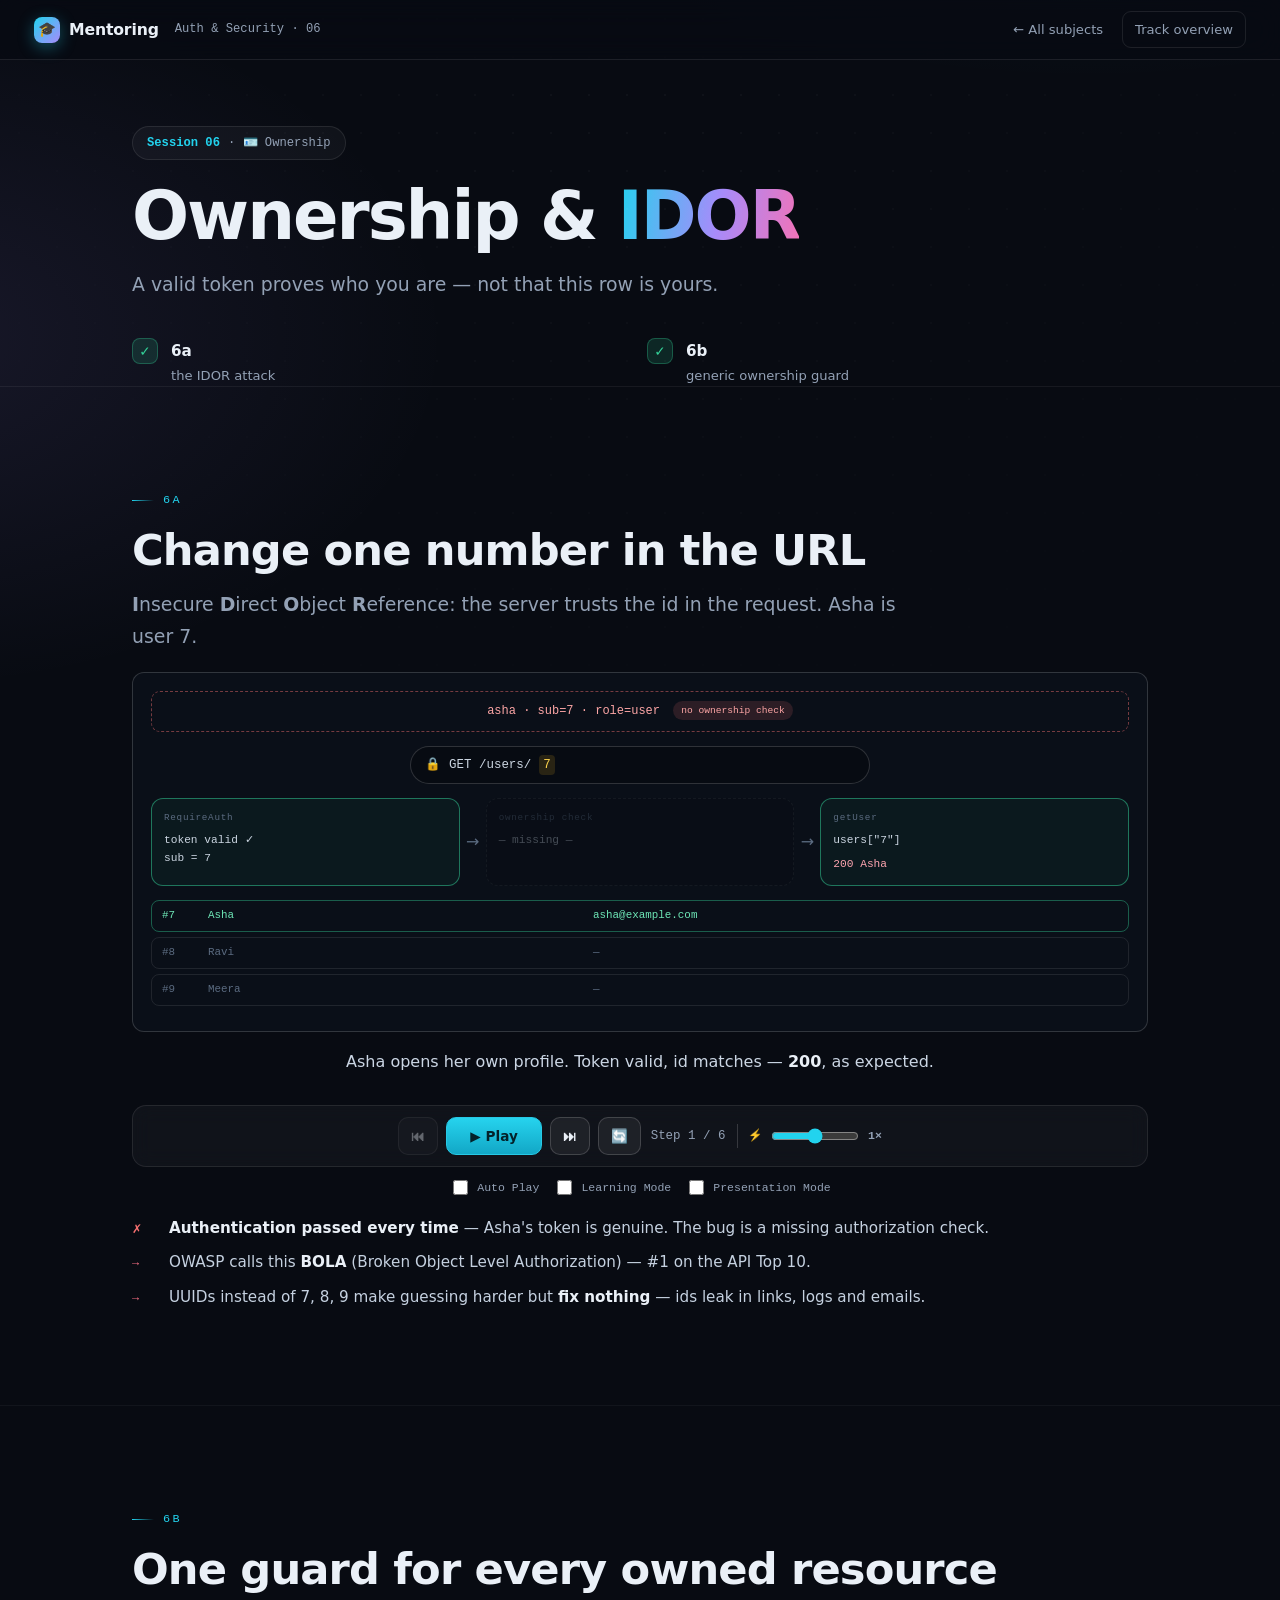
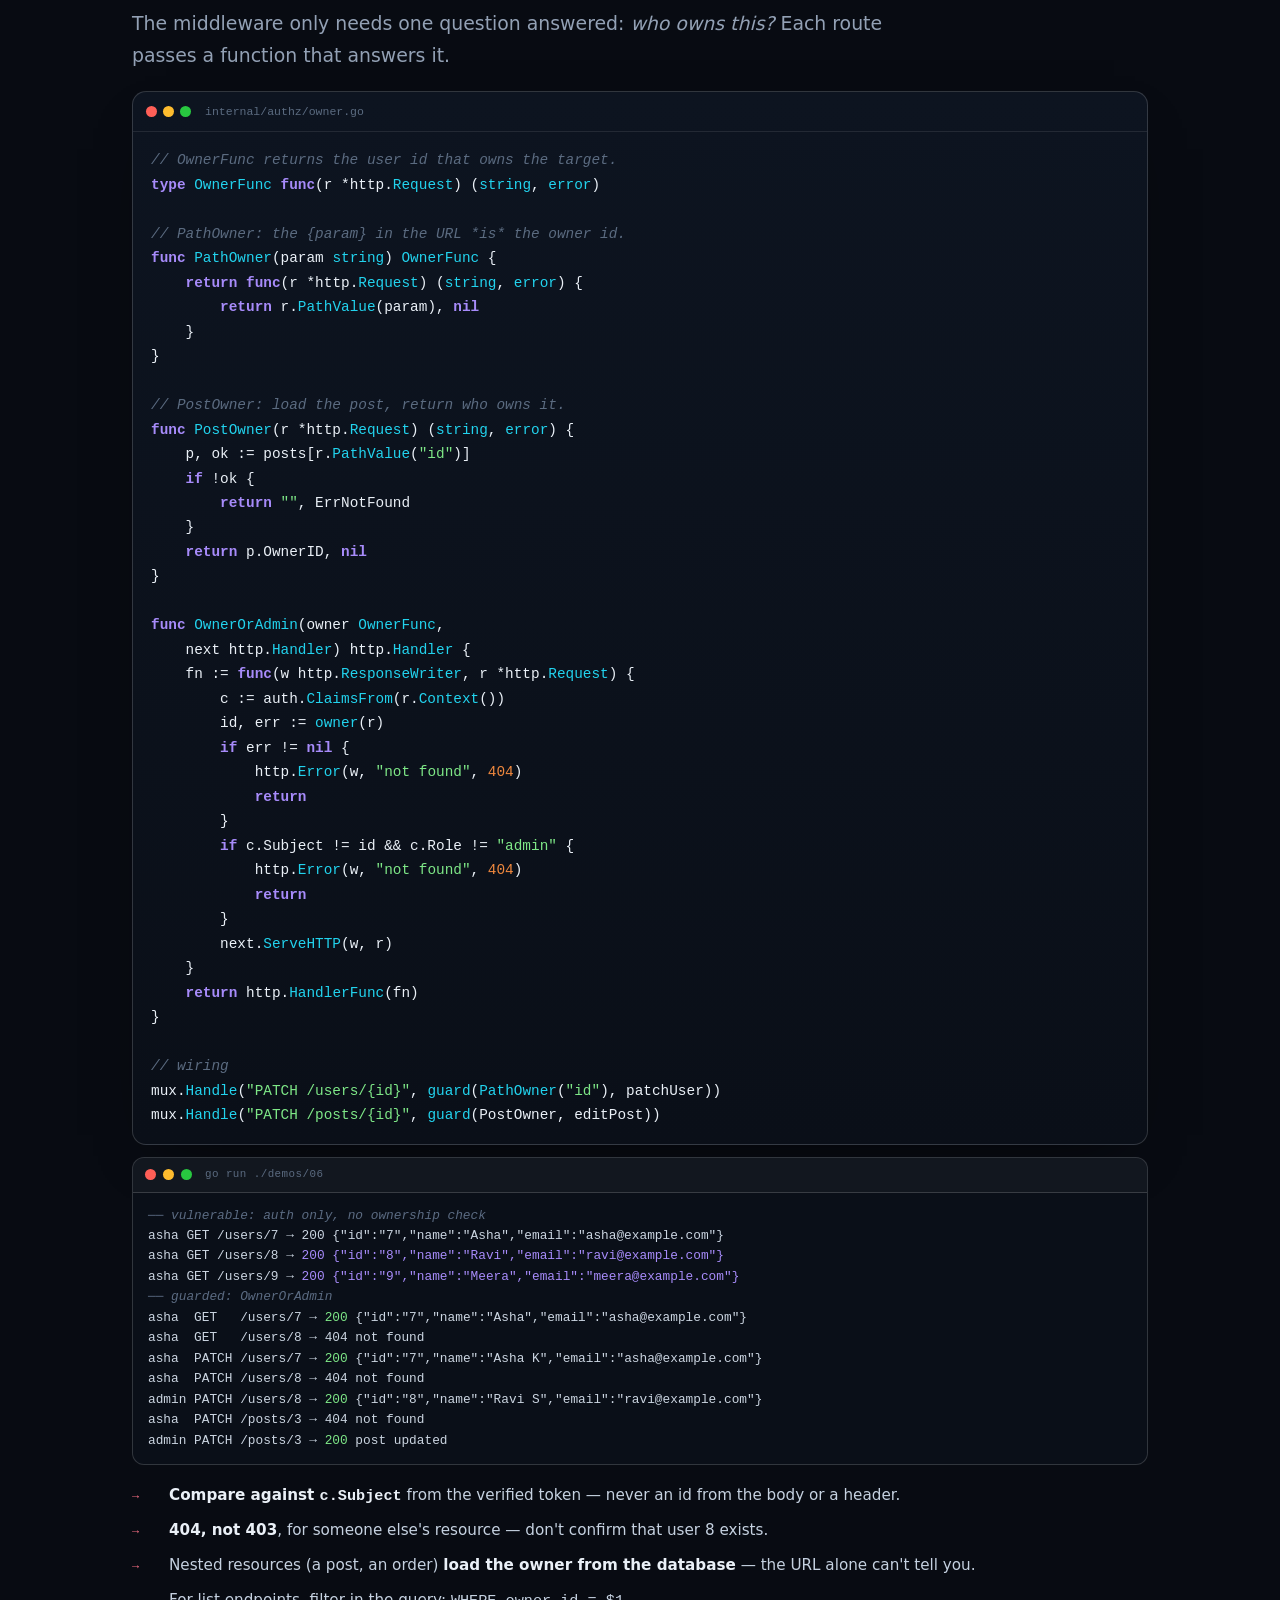
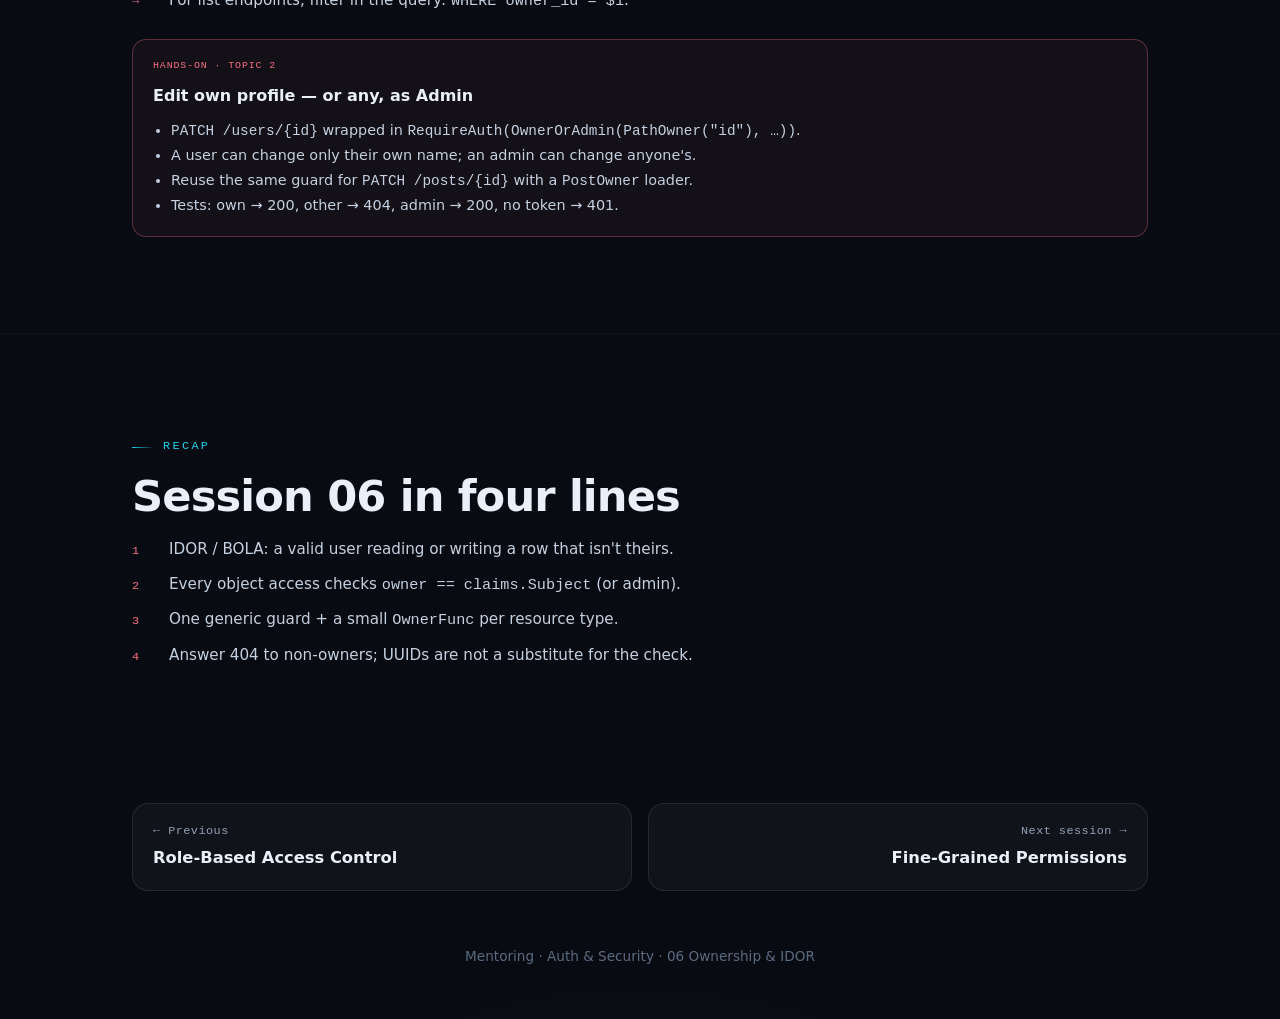
<file: auth-security/06-ownership-idor.html>
<!doctype html>
<html lang="en">
<head>
<meta charset="utf-8">
<meta name="viewport" content="width=device-width, initial-scale=1">
<title>Auth &amp; Security · 06 Ownership &amp; IDOR — Lecture</title>
<link rel="stylesheet" href="../assets/styles.css">
<style>
  section .lead{max-width:66ch}
  /* overflow guards */
  .split>*{min-width:0} .sql,.term{max-width:100%} .sql pre,.term pre{overflow-x:auto} pre.sql{overflow-x:auto}
  .cmptable{overflow-x:auto} .cmphead,.cmprow{min-width:430px}
  .callout p,.bi .bt,.task li{overflow-wrap:anywhere}

  .bl{display:flex;flex-direction:column;gap:10px;margin-top:18px}
  .bi{display:grid;grid-template-columns:26px minmax(0,1fr);gap:11px;align-items:baseline}
  .bi .bm{color:#FB7185;font-family:var(--mono);font-size:.74rem}
  .bi .bt{font-size:.95rem;color:#c5d1e0;line-height:1.6}
  .bi .bt b{color:var(--text)}
  .bi.no .bm{color:var(--bad)} .bi.ok .bm{color:var(--ok)}

  .task{border:1px solid rgba(251,113,133,.32);border-radius:14px;background:rgba(251,113,133,.05);padding:18px 20px;margin-top:26px}
  .task .tl{font-family:var(--mono);font-size:.62rem;letter-spacing:.09em;color:#FB7185;display:block;margin-bottom:9px}
  .task h4{margin:0 0 8px;font-size:1rem}
  .task ul{margin:0;padding-left:18px;font-size:.9rem;color:#c5d1e0;line-height:1.7}

  .code{margin-top:20px}
  .stg{background:#0a0f18;border:1px solid var(--border-2);border-radius:12px;padding:18px;min-height:360px}
  .vq{text-align:center;font-family:var(--mono);font-size:.75rem;color:#FDA4AF;border:1px dashed rgba(251,113,133,.45);border-radius:9px;padding:9px 11px;margin-bottom:14px}
  .vq.ok{border-color:rgba(52,211,153,.45);color:#6ee7b7} .vq.bad{border-color:rgba(248,113,113,.45);color:#fca5a5}
  .vn{text-align:center;font-family:var(--mono);font-size:.7rem;letter-spacing:.05em;margin-top:14px;color:var(--faint)}
  .vn.green{color:var(--ok)} .vn.red{color:var(--bad)} .vn.acc{color:#FDA4AF}

  /* idor stage */
  .url{display:flex;align-items:center;gap:8px;background:#070b12;border:1px solid var(--border-2);border-radius:999px;padding:8px 14px;font-family:var(--mono);font-size:.78rem;color:#cbd5e1;max-width:460px;margin:0 auto 14px}
  .url .lock{color:var(--ok)} .url .id{color:#fcd34d;background:rgba(251,191,36,.14);padding:0 4px;border-radius:4px}
  .flowi{display:grid;grid-template-columns:minmax(0,1fr) 26px minmax(0,1fr) 26px minmax(0,1fr);align-items:stretch}
  @media (max-width:700px){.flowi{grid-template-columns:1fr}.flowi .par{transform:rotate(90deg);padding:4px 0}}
  .pbox{border:1px solid var(--border-2);border-radius:12px;background:#070b12;padding:11px 12px;transition:all .3s}
  .pbox .pl{font-family:var(--mono);font-size:.58rem;letter-spacing:.08em;color:var(--faint);display:block;margin-bottom:7px}
  .pbox .pv{font-family:var(--mono);font-size:.7rem;color:#cbd5e1;line-height:1.6;overflow-wrap:anywhere}
  .pbox.ok{border-color:rgba(52,211,153,.5);background:rgba(52,211,153,.05)}
  .pbox.no{border-color:rgba(248,113,113,.55);background:rgba(248,113,113,.06)}
  .pbox.skip{opacity:.3;border-style:dashed}
  .pbox .cmp{margin-top:6px;color:#FDA4AF}
  .par{display:grid;place-items:center;color:var(--faint)}
  .rows{margin-top:14px;display:flex;flex-direction:column;gap:5px}
  .ur{display:grid;grid-template-columns:36px minmax(0,1fr) minmax(0,1.4fr);gap:10px;font-family:var(--mono);font-size:.68rem;padding:6px 10px;border-radius:8px;border:1px solid var(--border);color:var(--faint)}
  .ur.mine{border-color:rgba(52,211,153,.4);color:#6ee7b7}
  .ur.leak{border-color:rgba(248,113,113,.55);background:rgba(248,113,113,.07);color:#fca5a5}
  .ur.safe{border-color:rgba(52,211,153,.25)}
  .guard{display:inline-block;font-family:var(--mono);font-size:.6rem;padding:2px 8px;border-radius:999px;margin-left:6px;vertical-align:middle}
  .guard.off{background:rgba(248,113,113,.14);color:#fca5a5} .guard.on{background:rgba(52,211,153,.14);color:#6ee7b7}
</style>
</head>
<body>
<div class="scrollbar" id="scrollbar"></div>
<nav class="top">
  <a class="logo" href="../index.html"><span class="g">🎓</span><span>Mentoring</span></a>
  <div class="crumb">Auth &amp; Security · 06</div>
  <div class="topnav"><a href="../index.html">← All subjects</a><a class="all" href="overview.html">Track overview</a></div>
</nav>

<header class="page-hero">
  <div class="container">
    <div class="kicker rv"><span class="n">Session 06</span> · 🪪 Ownership</div>
    <h1 class="rv d1">Ownership &amp; <span class="grad">IDOR</span></h1>
    <p class="lead rv d2">A valid token proves who you are — not that this row is yours.</p>
    <div class="outcomes">
      <div class="outcome rv d1"><span class="ck">✓</span><div><b>6a</b><span>the IDOR attack</span></div></div>
      <div class="outcome rv d2"><span class="ck">✓</span><div><b>6b</b><span>generic ownership guard</span></div></div>
    </div>
  </div>
</header>

<section id="a">
  <div class="container">
    <p class="eyebrow rv">6a</p>
    <h2 class="rv">Change one number in the URL</h2>
    <p class="lead rv d1"><b>I</b>nsecure <b>D</b>irect <b>O</b>bject <b>R</b>eference: the server trusts the id in the request. Asha is user 7.</p>

    <div class="rv d1" id="iViz" style="margin-top:20px">
      <div class="stg" id="iStage"></div>
      <div class="av-explain"></div>
      <div class="av-bar"></div>
    </div>

    <div class="bl rv d1">
      <div class="bi no"><span class="bm">✗</span><span class="bt"><b>Authentication passed every time</b> — Asha's token is genuine. The bug is a missing authorization check.</span></div>
      <div class="bi"><span class="bm">→</span><span class="bt">OWASP calls this <b>BOLA</b> (Broken Object Level Authorization) — #1 on the API Top 10.</span></div>
      <div class="bi"><span class="bm">→</span><span class="bt">UUIDs instead of 7, 8, 9 make guessing harder but <b>fix nothing</b> — ids leak in links, logs and emails.</span></div>
    </div>
  </div>
</section>

<section id="b">
  <div class="container">
    <p class="eyebrow rv">6b</p>
    <h2 class="rv">One guard for every owned resource</h2>
    <p class="lead rv d1">The middleware only needs one question answered: <i>who owns this?</i> Each route passes a function that answers it.</p>

    <div class="sql rv d1 code">
      <div class="bar"><i class="r"></i><i class="y"></i><i class="gg"></i><span>internal/authz/owner.go</span></div>
<pre><span class="com">// OwnerFunc returns the user id that owns the target.</span>
<span class="k">type</span> <span class="fn">OwnerFunc</span> <span class="k">func</span>(r *http.<span class="fn">Request</span>) (<span class="fn">string</span>, <span class="fn">error</span>)

<span class="com">// PathOwner: the {param} in the URL *is* the owner id.</span>
<span class="k">func</span> <span class="fn">PathOwner</span>(param <span class="fn">string</span>) <span class="fn">OwnerFunc</span> {
    <span class="k">return</span> <span class="k">func</span>(r *http.<span class="fn">Request</span>) (<span class="fn">string</span>, <span class="fn">error</span>) {
        <span class="k">return</span> r.<span class="fn">PathValue</span>(param), <span class="k">nil</span>
    }
}

<span class="com">// PostOwner: load the post, return who owns it.</span>
<span class="k">func</span> <span class="fn">PostOwner</span>(r *http.<span class="fn">Request</span>) (<span class="fn">string</span>, <span class="fn">error</span>) {
    p, ok := posts[r.<span class="fn">PathValue</span>(<span class="str">"id"</span>)]
    <span class="k">if</span> !ok {
        <span class="k">return</span> <span class="str">""</span>, ErrNotFound
    }
    <span class="k">return</span> p.OwnerID, <span class="k">nil</span>
}

<span class="k">func</span> <span class="fn">OwnerOrAdmin</span>(owner <span class="fn">OwnerFunc</span>,
    next http.<span class="fn">Handler</span>) http.<span class="fn">Handler</span> {
    fn := <span class="k">func</span>(w http.<span class="fn">ResponseWriter</span>, r *http.<span class="fn">Request</span>) {
        c := auth.<span class="fn">ClaimsFrom</span>(r.<span class="fn">Context</span>())
        id, err := <span class="fn">owner</span>(r)
        <span class="k">if</span> err != <span class="k">nil</span> {
            http.<span class="fn">Error</span>(w, <span class="str">"not found"</span>, <span class="num">404</span>)
            <span class="k">return</span>
        }
        <span class="k">if</span> c.Subject != id &amp;&amp; c.Role != <span class="str">"admin"</span> {
            http.<span class="fn">Error</span>(w, <span class="str">"not found"</span>, <span class="num">404</span>)
            <span class="k">return</span>
        }
        next.<span class="fn">ServeHTTP</span>(w, r)
    }
    <span class="k">return</span> http.<span class="fn">HandlerFunc</span>(fn)
}

<span class="com">// wiring</span>
mux.<span class="fn">Handle</span>(<span class="str">"PATCH /users/{id}"</span>, <span class="fn">guard</span>(<span class="fn">PathOwner</span>(<span class="str">"id"</span>), patchUser))
mux.<span class="fn">Handle</span>(<span class="str">"PATCH /posts/{id}"</span>, <span class="fn">guard</span>(PostOwner, editPost))</pre>
    </div>

    <div class="term rv d1">
      <div class="tbar"><i class="r"></i><i class="y"></i><i class="gg"></i><span>go run ./demos/06</span></div>
<pre><span class="comm">── vulnerable: auth only, no ownership check</span>
<span class="out">asha GET /users/7 → 200 {"id":"7","name":"Asha","email":"asha@example.com"}
asha GET /users/8 → <span class="em">200 {"id":"8","name":"Ravi","email":"ravi@example.com"}</span>
asha GET /users/9 → <span class="em">200 {"id":"9","name":"Meera","email":"meera@example.com"}</span></span>
<span class="comm">── guarded: OwnerOrAdmin</span>
<span class="out">asha  GET   /users/7 → <span class="hi">200</span> {"id":"7","name":"Asha","email":"asha@example.com"}
asha  GET   /users/8 → 404 not found
asha  PATCH /users/7 → <span class="hi">200</span> {"id":"7","name":"Asha K","email":"asha@example.com"}
asha  PATCH /users/8 → 404 not found
admin PATCH /users/8 → <span class="hi">200</span> {"id":"8","name":"Ravi S","email":"ravi@example.com"}
asha  PATCH /posts/3 → 404 not found
admin PATCH /posts/3 → <span class="hi">200</span> post updated</span></pre>
    </div>

    <div class="bl rv d1">
      <div class="bi"><span class="bm">→</span><span class="bt"><b>Compare against <code>c.Subject</code></b> from the verified token — never an id from the body or a header.</span></div>
      <div class="bi"><span class="bm">→</span><span class="bt"><b>404, not 403</b>, for someone else's resource — don't confirm that user 8 exists.</span></div>
      <div class="bi"><span class="bm">→</span><span class="bt">Nested resources (a post, an order) <b>load the owner from the database</b> — the URL alone can't tell you.</span></div>
      <div class="bi"><span class="bm">→</span><span class="bt">For list endpoints, filter in the query: <code>WHERE owner_id = $1</code>.</span></div>
    </div>

    <div class="task rv d1">
      <span class="tl">HANDS-ON · TOPIC 2</span>
      <h4>Edit own profile — or any, as Admin</h4>
      <ul>
        <li><code>PATCH /users/{id}</code> wrapped in <code>RequireAuth(OwnerOrAdmin(PathOwner("id"), …))</code>.</li>
        <li>A user can change only their own name; an admin can change anyone's.</li>
        <li>Reuse the same guard for <code>PATCH /posts/{id}</code> with a <code>PostOwner</code> loader.</li>
        <li>Tests: own → 200, other → 404, admin → 200, no token → 401.</li>
      </ul>
    </div>
  </div>
</section>

<section id="recap" style="border-bottom:none">
  <div class="container">
    <p class="eyebrow rv">Recap</p>
    <h2 class="rv">Session 06 in four lines</h2>
    <div class="bl rv d1">
      <div class="bi"><span class="bm">1</span><span class="bt">IDOR / BOLA: a valid user reading or writing a row that isn't theirs.</span></div>
      <div class="bi"><span class="bm">2</span><span class="bt">Every object access checks <code>owner == claims.Subject</code> (or admin).</span></div>
      <div class="bi"><span class="bm">3</span><span class="bt">One generic guard + a small <code>OwnerFunc</code> per resource type.</span></div>
      <div class="bi"><span class="bm">4</span><span class="bt">Answer 404 to non-owners; UUIDs are not a substitute for the check.</span></div>
    </div>
  </div>
</section>

<footer class="pager">
  <a class="prev" href="05-rbac.html"><span class="dir">← Previous</span><b>Role-Based Access Control</b></a>
  <a class="next" href="07-abac-permissions.html"><span class="dir">Next session →</span><b>Fine-Grained Permissions</b></a>
</footer>
<div class="footer">Mentoring · Auth &amp; Security · 06 Ownership &amp; IDOR</div>
<script src="../assets/app.js"></script>
<script>
function mkAlgo(vizId, stageId, frames, render){
  var root=document.getElementById(vizId);
  if(!root || !window.AlgoViz) return;
  var stage=document.getElementById(stageId);
  AlgoViz(root, frames.map(function(fr){
    return { explain: fr.explain, apply: function(){ render(stage, fr); } };
  }));
}

(function(){
  var U = {"7":["Asha","asha@example.com"],"8":["Ravi","ravi@example.com"],"9":["Meera","meera@example.com"]};
  // seen: map id → "mine" | "leak" | "safe"
  mkAlgo("iViz","iStage",[
    {who:"asha", sub:"7", role:"user", id:"7", guard:false, res:"200", seen:{"7":"mine"},
     explain:"Asha opens her own profile. Token valid, id matches — <b>200</b>, as expected."},
    {who:"asha", sub:"7", role:"user", id:"8", guard:false, res:"200", seen:{"7":"mine","8":"leak"},
     explain:"She edits the URL: <code>7 → 8</code>. The token is still valid, the handler just loads row 8. <span class=\"warn\">Ravi's email leaks.</span>"},
    {who:"asha", sub:"7", role:"user", id:"9", guard:false, res:"200", seen:{"7":"mine","8":"leak","9":"leak"},
     explain:"A loop over 1…N dumps <b>every user</b>. No brute force, no stolen password — one missing check."},
    {who:"asha", sub:"7", role:"user", id:"8", guard:true, res:"404", seen:{"7":"mine","8":"safe","9":"safe"},
     explain:"Add <code>OwnerOrAdmin</code>: it compares <code>sub=7</code> with <code>{id}=8</code>. No match, not admin → <b>404</b>. The handler never runs."},
    {who:"asha", sub:"7", role:"user", id:"7", guard:true, res:"200", seen:{"7":"mine","8":"safe","9":"safe"},
     explain:"Her own id still works — <span class=\"ok\">the guard only blocks what isn't hers.</span>"},
    {who:"admin", sub:"1", role:"admin", id:"8", guard:true, res:"200", seen:{"8":"mine"},
     explain:"An <b>admin</b> token passes the same guard for any id — the second half of <code>c.Role != \"admin\"</code>."}
  ], function(stage, fr){
    var match = fr.sub===fr.id, admin = fr.role==="admin";
    var allowed = !fr.guard || match || admin;
    var q = fr.guard ? '<span class="guard on">OwnerOrAdmin ON</span>' : '<span class="guard off">no ownership check</span>';
    var h = '<div class="vq '+(fr.guard?"ok":"bad")+'">'+fr.who+' · sub='+fr.sub+' · role='+fr.role+' '+q+'</div>';
    h += '<div class="url"><span class="lock">🔒</span>GET /users/<span class="id">'+fr.id+'</span></div>';
    h += '<div class="flowi">'+
      '<div class="pbox ok"><span class="pl">RequireAuth</span><div class="pv">token valid ✓<br>sub = '+fr.sub+'</div></div>'+
      '<div class="par">→</div>'+
      (fr.guard
        ? '<div class="pbox '+(allowed?"ok":"no")+'"><span class="pl">OwnerOrAdmin</span><div class="pv">owner = {id} = '+fr.id+'<div class="cmp">'+fr.sub+(match?" == ":" ≠ ")+fr.id+(admin?" · but admin ✓":"")+'</div></div></div>'
        : '<div class="pbox skip"><span class="pl">ownership check</span><div class="pv">— missing —</div></div>')+
      '<div class="par">→</div>'+
      '<div class="pbox '+(allowed?(fr.guard||match?"ok":"no"):"skip")+'"><span class="pl">getUser</span><div class="pv">'+
        (allowed ? 'users["'+fr.id+'"]<div class="cmp">'+fr.res+' '+U[fr.id][0]+'</div>' : 'never runs<div class="cmp">404 not found</div>')+'</div></div>'+
    '</div>';
    h += '<div class="rows">';
    ["7","8","9"].forEach(function(id){
      var st = fr.seen[id];
      var cls = st==="mine"?"mine":(st==="leak"?"leak":(st==="safe"?"safe":""));
      var data = st==="mine"||st==="leak" ? U[id][1] : (st==="safe" ? "hidden · 404" : "—");
      h += '<div class="ur '+cls+'"><span>#'+id+'</span><span>'+U[id][0]+'</span><span>'+data+'</span></div>';
    });
    h += '</div>';
    stage.innerHTML = h;
  });
})();
</script>
</body>
</html>
</file>
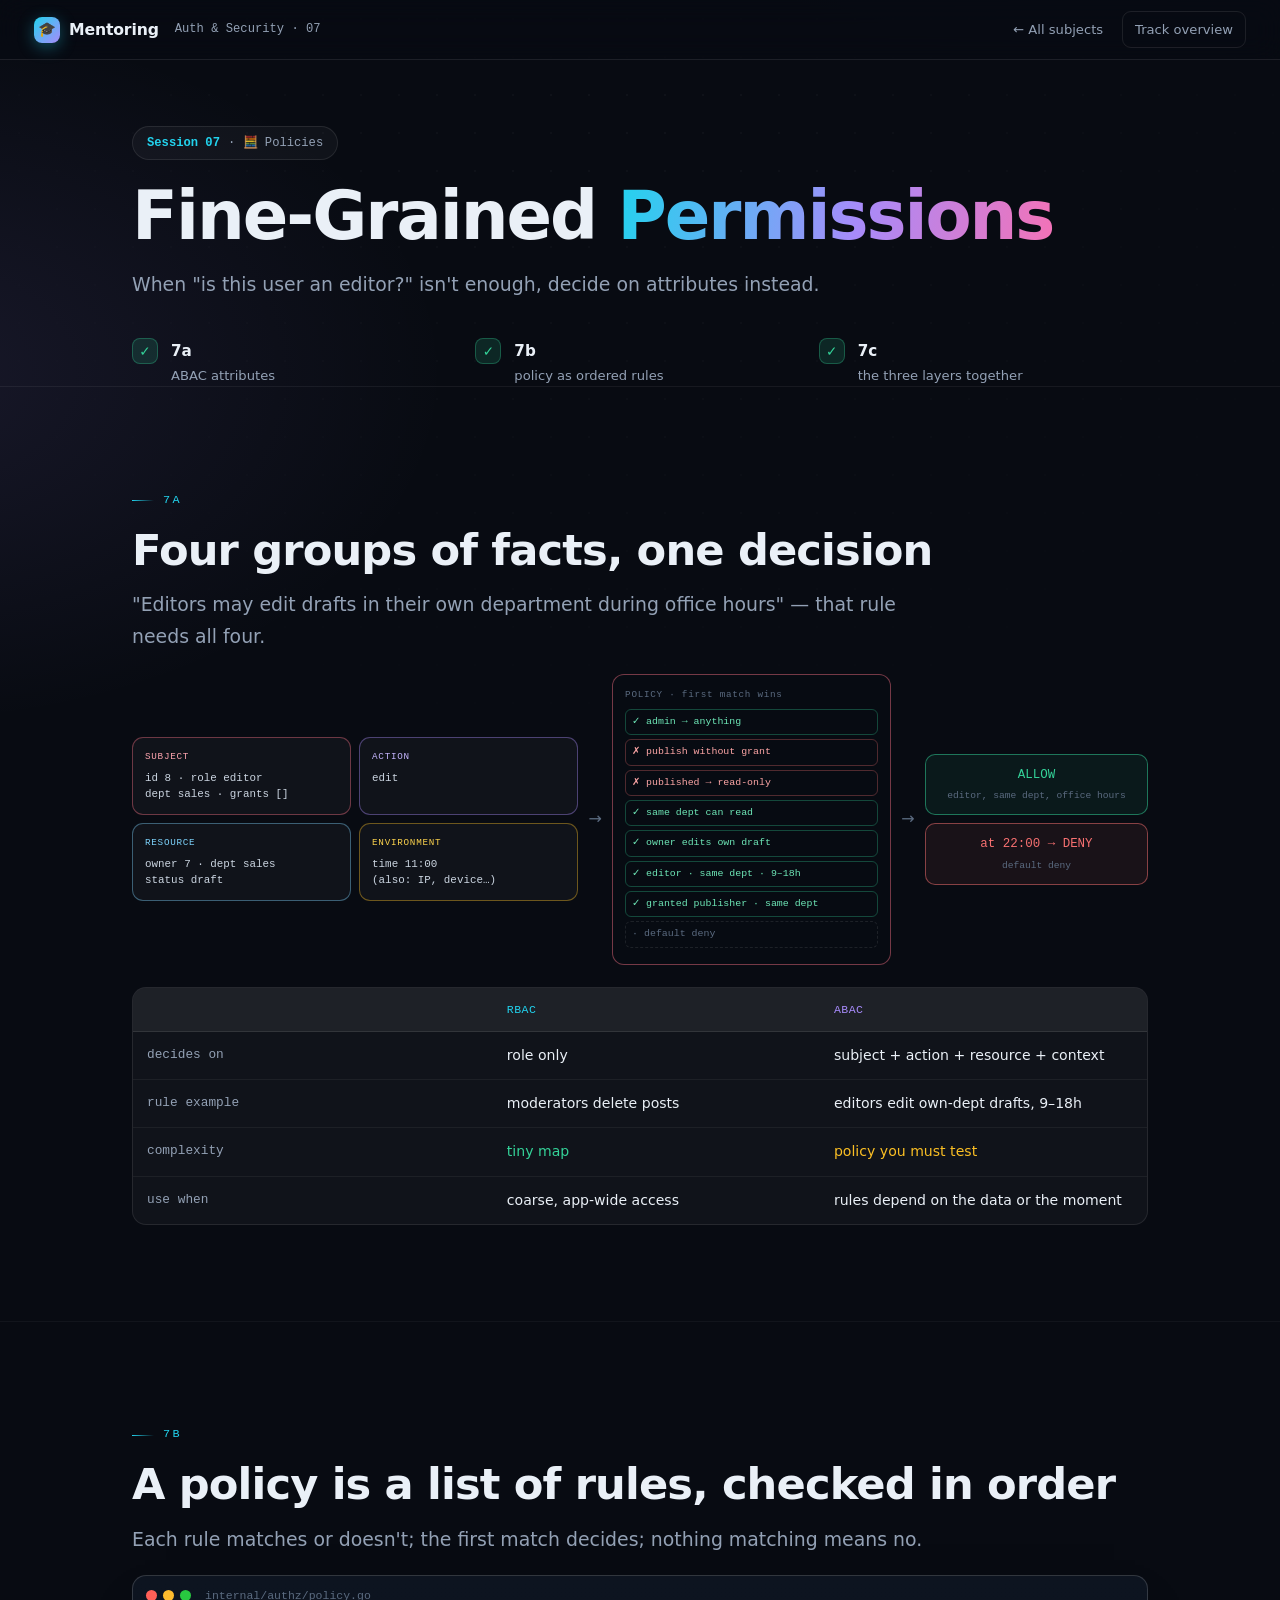
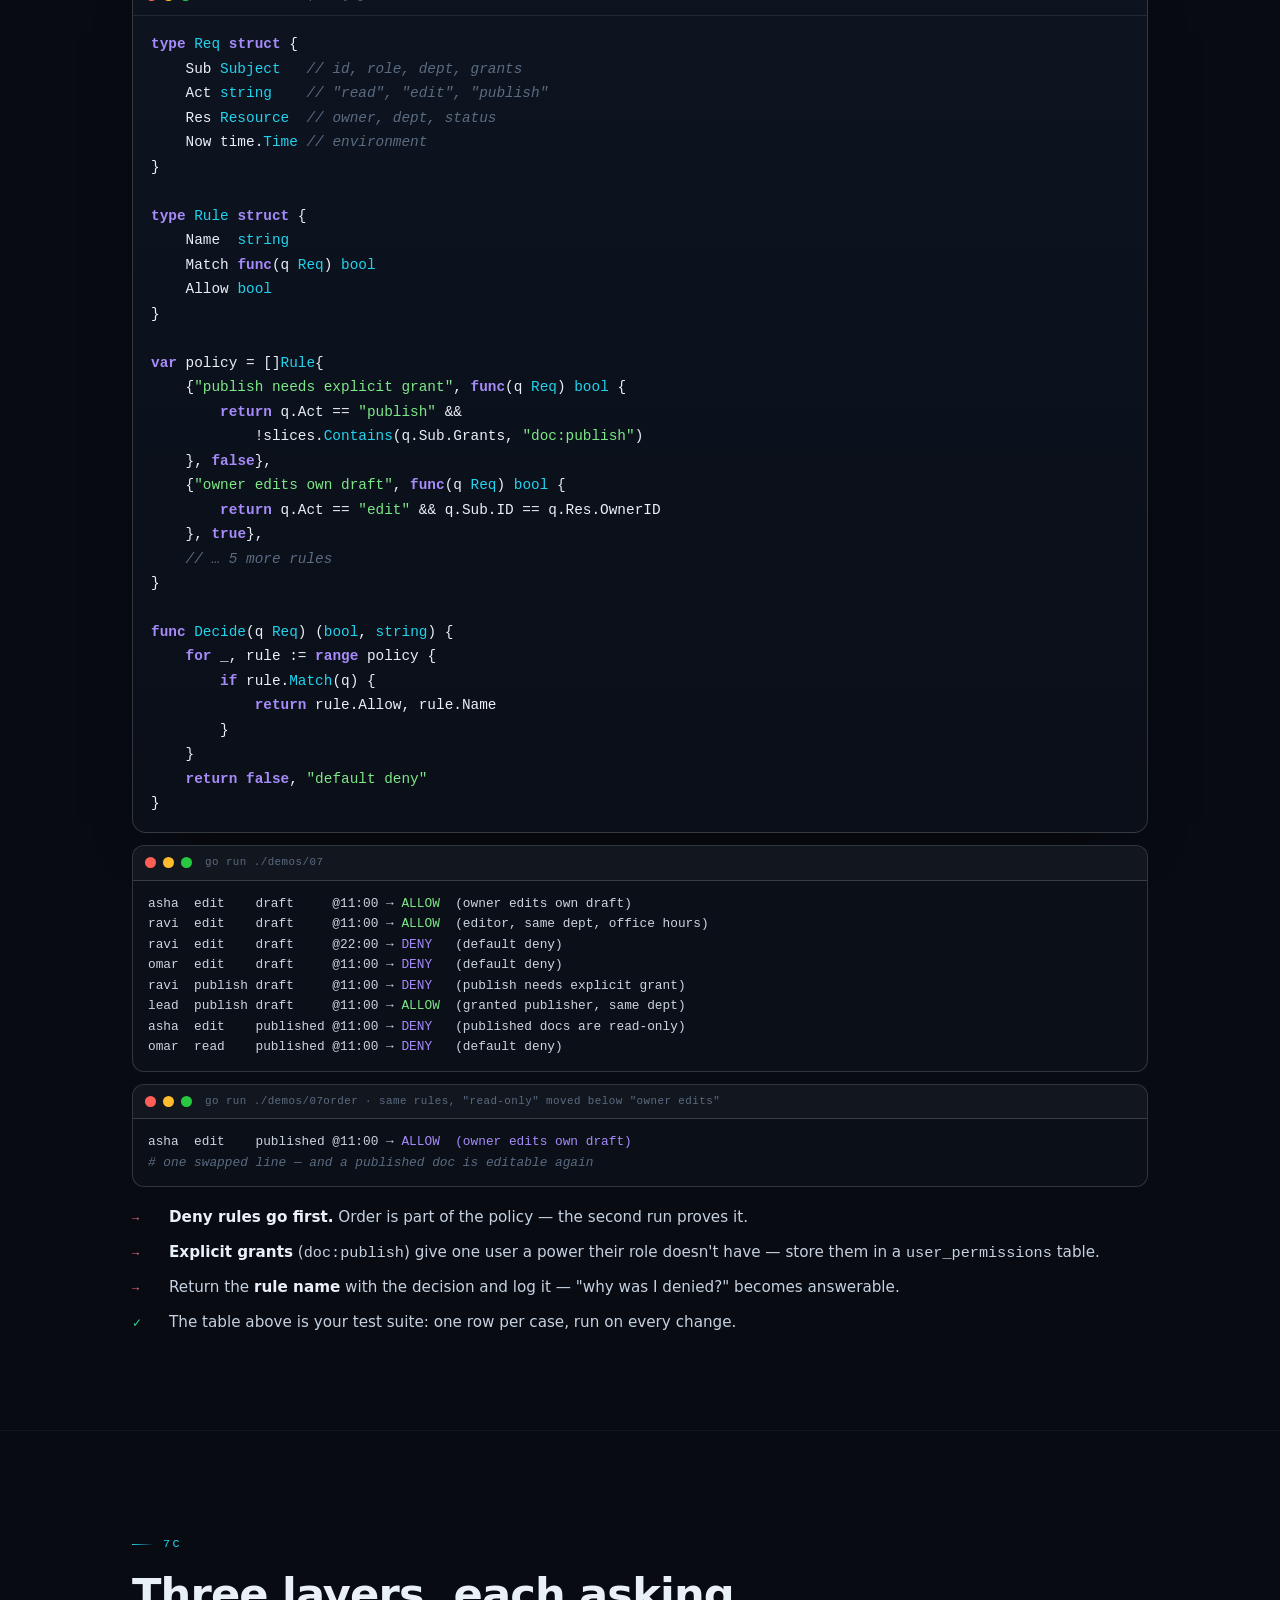
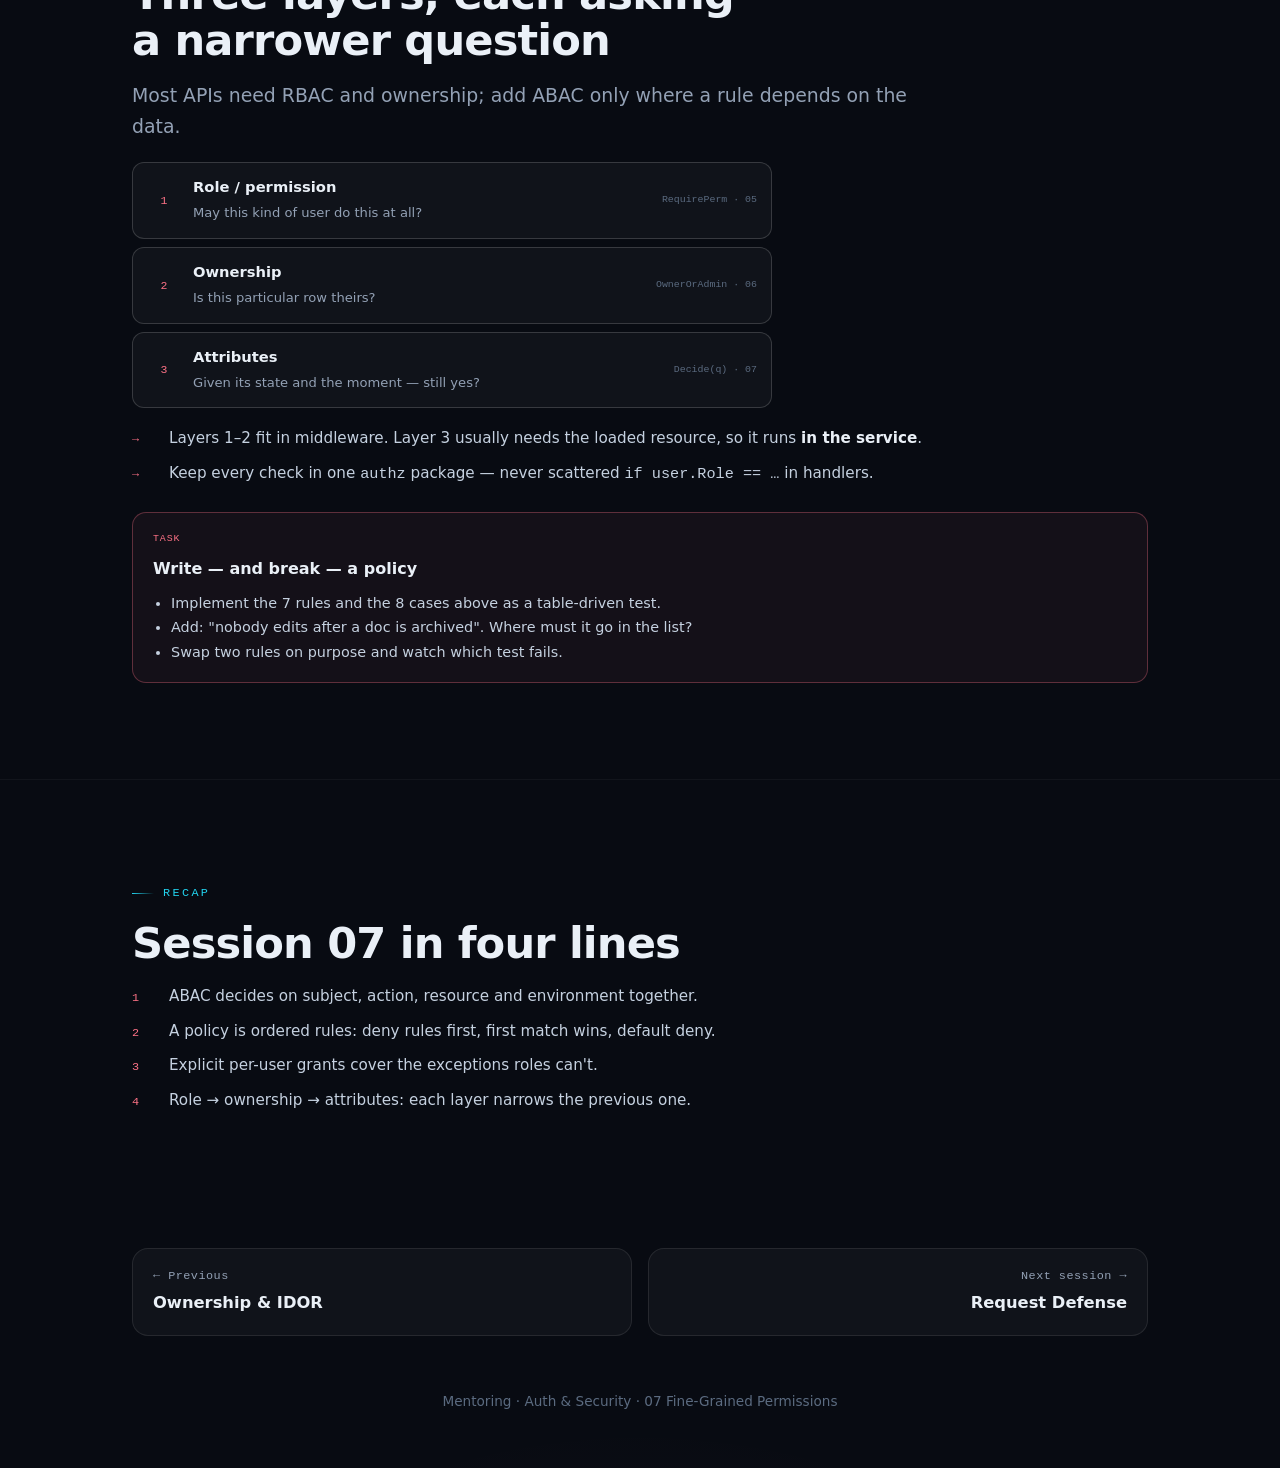
<file: auth-security/07-abac-permissions.html>
<!doctype html>
<html lang="en">
<head>
<meta charset="utf-8">
<meta name="viewport" content="width=device-width, initial-scale=1">
<title>Auth &amp; Security · 07 Fine-Grained Permissions — Lecture</title>
<link rel="stylesheet" href="../assets/styles.css">
<style>
  section .lead{max-width:66ch}
  /* overflow guards */
  .split>*{min-width:0} .sql,.term{max-width:100%} .sql pre,.term pre{overflow-x:auto} pre.sql{overflow-x:auto}
  .cmptable{overflow-x:auto} .cmphead,.cmprow{min-width:430px}
  .callout p,.bi .bt,.task li{overflow-wrap:anywhere}

  .bl{display:flex;flex-direction:column;gap:10px;margin-top:18px}
  .bi{display:grid;grid-template-columns:26px minmax(0,1fr);gap:11px;align-items:baseline}
  .bi .bm{color:#FB7185;font-family:var(--mono);font-size:.74rem}
  .bi .bt{font-size:.95rem;color:#c5d1e0;line-height:1.6}
  .bi .bt b{color:var(--text)}
  .bi.no .bm{color:var(--bad)} .bi.ok .bm{color:var(--ok)}

  .task{border:1px solid rgba(251,113,133,.32);border-radius:14px;background:rgba(251,113,133,.05);padding:18px 20px;margin-top:26px}
  .task .tl{font-family:var(--mono);font-size:.62rem;letter-spacing:.09em;color:#FB7185;display:block;margin-bottom:9px}
  .task h4{margin:0 0 8px;font-size:1rem}
  .task ul{margin:0;padding-left:18px;font-size:.9rem;color:#c5d1e0;line-height:1.7}
  .code{margin-top:20px}

  /* attribute diagram */
  .abac{display:grid;grid-template-columns:minmax(0,1.6fr) 34px minmax(0,1fr) 34px minmax(0,.8fr);align-items:center;margin-top:22px}
  @media (max-width:760px){.abac{grid-template-columns:1fr}.abac .dar{transform:rotate(90deg);padding:6px 0}}
  .attrs{display:grid;grid-template-columns:1fr 1fr;gap:8px}
  .at{border:1px solid var(--border-2);border-radius:11px;background:var(--panel);padding:11px 12px;opacity:.35;transform:translateY(6px);transition:all .45s}
  .at.lit{opacity:1;transform:none}
  .at .al{font-family:var(--mono);font-size:.58rem;letter-spacing:.08em;display:block;margin-bottom:5px}
  .at .av{font-family:var(--mono);font-size:.68rem;color:#cbd5e1;line-height:1.55}
  .at.s{border-color:rgba(251,113,133,.4)} .at.s .al{color:#FDA4AF}
  .at.a{border-color:rgba(167,139,250,.4)} .at.a .al{color:#c4b5fd}
  .at.r{border-color:rgba(125,211,252,.4)} .at.r .al{color:#7DD3FC}
  .at.e{border-color:rgba(251,191,36,.4)} .at.e .al{color:#fcd34d}
  .pol{border:1px solid var(--border-2);border-radius:12px;background:#070b12;padding:12px;opacity:.35;transition:all .45s}
  .pol.lit{opacity:1;border-color:rgba(251,113,133,.45)}
  .pol .al{font-family:var(--mono);font-size:.58rem;letter-spacing:.08em;color:var(--faint);display:block;margin-bottom:7px}
  .pr{font-family:var(--mono);font-size:.62rem;color:#cbd5e1;padding:4px 6px;border-radius:6px;border:1px solid var(--border);margin-bottom:4px}
  .pr.d{color:#fca5a5;border-color:rgba(248,113,113,.3)} .pr.y{color:#6ee7b7;border-color:rgba(52,211,153,.3)}
  .pr.def{color:var(--faint);border-style:dashed}
  .dec{display:flex;flex-direction:column;gap:8px;opacity:.35;transition:opacity .45s}
  .dec.lit{opacity:1}
  .dv{font-family:var(--mono);font-size:.78rem;text-align:center;border-radius:10px;padding:10px;border:1px solid}
  .dv.y{color:var(--ok);border-color:rgba(52,211,153,.5);background:rgba(52,211,153,.07)}
  .dv.n{color:var(--bad);border-color:rgba(248,113,113,.5);background:rgba(248,113,113,.07)}
  .dv small{display:block;color:var(--faint);font-size:.6rem;margin-top:3px}
  .dar{display:grid;place-items:center;color:var(--faint);opacity:.35;transition:opacity .45s}
  .dar.lit{opacity:1}

  /* layered checks */
  .layers{display:flex;flex-direction:column;gap:8px;margin-top:20px;max-width:640px}
  .ly{display:grid;grid-template-columns:34px minmax(0,1fr) auto;gap:12px;align-items:center;border:1px solid var(--border-2);border-radius:12px;background:var(--panel);padding:12px 14px}
  .ly .ln2{font-family:var(--mono);font-size:.72rem;color:#FB7185;text-align:center}
  .ly .lt b{display:block;font-size:.92rem;color:var(--text)}
  .ly .lt span{font-size:.82rem;color:var(--muted)}
  .ly .lq{font-family:var(--mono);font-size:.62rem;color:var(--faint);white-space:nowrap}
  @media (max-width:560px){.ly .lq{display:none}}
</style>
</head>
<body>
<div class="scrollbar" id="scrollbar"></div>
<nav class="top">
  <a class="logo" href="../index.html"><span class="g">🎓</span><span>Mentoring</span></a>
  <div class="crumb">Auth &amp; Security · 07</div>
  <div class="topnav"><a href="../index.html">← All subjects</a><a class="all" href="overview.html">Track overview</a></div>
</nav>

<header class="page-hero">
  <div class="container">
    <div class="kicker rv"><span class="n">Session 07</span> · 🧮 Policies</div>
    <h1 class="rv d1">Fine-Grained <span class="grad">Permissions</span></h1>
    <p class="lead rv d2">When "is this user an editor?" isn't enough, decide on attributes instead.</p>
    <div class="outcomes">
      <div class="outcome rv d1"><span class="ck">✓</span><div><b>7a</b><span>ABAC attributes</span></div></div>
      <div class="outcome rv d2"><span class="ck">✓</span><div><b>7b</b><span>policy as ordered rules</span></div></div>
      <div class="outcome rv d3"><span class="ck">✓</span><div><b>7c</b><span>the three layers together</span></div></div>
    </div>
  </div>
</header>

<section id="a">
  <div class="container">
    <p class="eyebrow rv">7a</p>
    <h2 class="rv">Four groups of facts, one decision</h2>
    <p class="lead rv d1">"Editors may edit drafts in their own department during office hours" — that rule needs all four.</p>

    <div class="rv d1" data-run="abac">
      <div class="abac">
        <div class="attrs">
          <div class="at s" data-f><span class="al">SUBJECT</span><div class="av">id 8 · role editor<br>dept sales · grants []</div></div>
          <div class="at a" data-f><span class="al">ACTION</span><div class="av">edit</div></div>
          <div class="at r" data-f><span class="al">RESOURCE</span><div class="av">owner 7 · dept sales<br>status draft</div></div>
          <div class="at e" data-f><span class="al">ENVIRONMENT</span><div class="av">time 11:00<br>(also: IP, device…)</div></div>
        </div>
        <div class="dar" data-f>→</div>
        <div class="pol" data-f><span class="al">POLICY · first match wins</span>
          <div class="pr y">✓ admin → anything</div>
          <div class="pr d">✗ publish without grant</div>
          <div class="pr d">✗ published → read-only</div>
          <div class="pr y">✓ same dept can read</div>
          <div class="pr y">✓ owner edits own draft</div>
          <div class="pr y">✓ editor · same dept · 9–18h</div>
          <div class="pr y">✓ granted publisher · same dept</div>
          <div class="pr def">· default deny</div>
        </div>
        <div class="dar" data-f>→</div>
        <div class="dec" data-f>
          <div class="dv y">ALLOW<small>editor, same dept, office hours</small></div>
          <div class="dv n">at 22:00 → DENY<small>default deny</small></div>
        </div>
      </div>
    </div>

    <div class="rv d1" style="margin-top:22px" data-run="compare">
      <div class="cmptable">
        <div class="cmphead"><div></div><div class="h-v">RBAC</div><div class="h-mv">ABAC</div></div>
        <div class="cmprow" data-cr><div class="attr">decides on</div><div>role only</div><div>subject + action + resource + context</div></div>
        <div class="cmprow" data-cr><div class="attr">rule example</div><div>moderators delete posts</div><div>editors edit own-dept drafts, 9–18h</div></div>
        <div class="cmprow" data-cr><div class="attr">complexity</div><div class="good">tiny map</div><div class="warn">policy you must test</div></div>
        <div class="cmprow" data-cr><div class="attr">use when</div><div>coarse, app-wide access</div><div>rules depend on the data or the moment</div></div>
      </div>
    </div>
  </div>
</section>

<section id="b">
  <div class="container">
    <p class="eyebrow rv">7b</p>
    <h2 class="rv">A policy is a list of rules, checked in order</h2>
    <p class="lead rv d1">Each rule matches or doesn't; the first match decides; nothing matching means no.</p>

    <div class="sql rv d1 code">
      <div class="bar"><i class="r"></i><i class="y"></i><i class="gg"></i><span>internal/authz/policy.go</span></div>
<pre><span class="k">type</span> <span class="fn">Req</span> <span class="k">struct</span> {
    Sub <span class="fn">Subject</span>   <span class="com">// id, role, dept, grants</span>
    Act <span class="fn">string</span>    <span class="com">// "read", "edit", "publish"</span>
    Res <span class="fn">Resource</span>  <span class="com">// owner, dept, status</span>
    Now time.<span class="fn">Time</span> <span class="com">// environment</span>
}

<span class="k">type</span> <span class="fn">Rule</span> <span class="k">struct</span> {
    Name  <span class="fn">string</span>
    Match <span class="k">func</span>(q <span class="fn">Req</span>) <span class="fn">bool</span>
    Allow <span class="fn">bool</span>
}

<span class="k">var</span> policy = []<span class="fn">Rule</span>{
    {<span class="str">"publish needs explicit grant"</span>, <span class="k">func</span>(q <span class="fn">Req</span>) <span class="fn">bool</span> {
        <span class="k">return</span> q.Act == <span class="str">"publish"</span> &amp;&amp;
            !slices.<span class="fn">Contains</span>(q.Sub.Grants, <span class="str">"doc:publish"</span>)
    }, <span class="k">false</span>},
    {<span class="str">"owner edits own draft"</span>, <span class="k">func</span>(q <span class="fn">Req</span>) <span class="fn">bool</span> {
        <span class="k">return</span> q.Act == <span class="str">"edit"</span> &amp;&amp; q.Sub.ID == q.Res.OwnerID
    }, <span class="k">true</span>},
    <span class="com">// … 5 more rules</span>
}

<span class="k">func</span> <span class="fn">Decide</span>(q <span class="fn">Req</span>) (<span class="fn">bool</span>, <span class="fn">string</span>) {
    <span class="k">for</span> _, rule := <span class="k">range</span> policy {
        <span class="k">if</span> rule.<span class="fn">Match</span>(q) {
            <span class="k">return</span> rule.Allow, rule.Name
        }
    }
    <span class="k">return</span> <span class="k">false</span>, <span class="str">"default deny"</span>
}</pre>
    </div>

    <div class="term rv d1">
      <div class="tbar"><i class="r"></i><i class="y"></i><i class="gg"></i><span>go run ./demos/07</span></div>
<pre><span class="out">asha  edit    draft     @11:00 → <span class="hi">ALLOW</span>  (owner edits own draft)
ravi  edit    draft     @11:00 → <span class="hi">ALLOW</span>  (editor, same dept, office hours)
ravi  edit    draft     @22:00 → <span class="em">DENY</span>   (default deny)
omar  edit    draft     @11:00 → <span class="em">DENY</span>   (default deny)
ravi  publish draft     @11:00 → <span class="em">DENY</span>   (publish needs explicit grant)
lead  publish draft     @11:00 → <span class="hi">ALLOW</span>  (granted publisher, same dept)
asha  edit    published @11:00 → <span class="em">DENY</span>   (published docs are read-only)
omar  read    published @11:00 → <span class="em">DENY</span>   (default deny)</span></pre>
    </div>

    <div class="term rv d1">
      <div class="tbar"><i class="r"></i><i class="y"></i><i class="gg"></i><span>go run ./demos/07order · same rules, "read-only" moved below "owner edits"</span></div>
<pre><span class="out">asha  edit    published @11:00 → <span class="em">ALLOW  (owner edits own draft)</span></span>
<span class="comm"># one swapped line — and a published doc is editable again</span></pre>
    </div>

    <div class="bl rv d1">
      <div class="bi"><span class="bm">→</span><span class="bt"><b>Deny rules go first.</b> Order is part of the policy — the second run proves it.</span></div>
      <div class="bi"><span class="bm">→</span><span class="bt"><b>Explicit grants</b> (<code>doc:publish</code>) give one user a power their role doesn't have — store them in a <code>user_permissions</code> table.</span></div>
      <div class="bi"><span class="bm">→</span><span class="bt">Return the <b>rule name</b> with the decision and log it — "why was I denied?" becomes answerable.</span></div>
      <div class="bi ok"><span class="bm">✓</span><span class="bt">The table above is your test suite: one row per case, run on every change.</span></div>
    </div>
  </div>
</section>

<section id="c">
  <div class="container">
    <p class="eyebrow rv">7c</p>
    <h2 class="rv">Three layers, each asking a narrower question</h2>
    <p class="lead rv d1">Most APIs need RBAC and ownership; add ABAC only where a rule depends on the data.</p>

    <div class="layers rv d1">
      <div class="ly"><span class="ln2">1</span><div class="lt"><b>Role / permission</b><span>May this kind of user do this at all?</span></div><span class="lq">RequirePerm · 05</span></div>
      <div class="ly"><span class="ln2">2</span><div class="lt"><b>Ownership</b><span>Is this particular row theirs?</span></div><span class="lq">OwnerOrAdmin · 06</span></div>
      <div class="ly"><span class="ln2">3</span><div class="lt"><b>Attributes</b><span>Given its state and the moment — still yes?</span></div><span class="lq">Decide(q) · 07</span></div>
    </div>

    <div class="bl rv d1">
      <div class="bi"><span class="bm">→</span><span class="bt">Layers 1–2 fit in middleware. Layer 3 usually needs the loaded resource, so it runs <b>in the service</b>.</span></div>
      <div class="bi"><span class="bm">→</span><span class="bt">Keep every check in one <code>authz</code> package — never scattered <code>if user.Role == …</code> in handlers.</span></div>
    </div>

    <div class="task rv d1">
      <span class="tl">TASK</span>
      <h4>Write — and break — a policy</h4>
      <ul>
        <li>Implement the 7 rules and the 8 cases above as a table-driven test.</li>
        <li>Add: "nobody edits after a doc is archived". Where must it go in the list?</li>
        <li>Swap two rules on purpose and watch which test fails.</li>
      </ul>
    </div>
  </div>
</section>

<section id="recap" style="border-bottom:none">
  <div class="container">
    <p class="eyebrow rv">Recap</p>
    <h2 class="rv">Session 07 in four lines</h2>
    <div class="bl rv d1">
      <div class="bi"><span class="bm">1</span><span class="bt">ABAC decides on subject, action, resource and environment together.</span></div>
      <div class="bi"><span class="bm">2</span><span class="bt">A policy is ordered rules: deny rules first, first match wins, default deny.</span></div>
      <div class="bi"><span class="bm">3</span><span class="bt">Explicit per-user grants cover the exceptions roles can't.</span></div>
      <div class="bi"><span class="bm">4</span><span class="bt">Role → ownership → attributes: each layer narrows the previous one.</span></div>
    </div>
  </div>
</section>

<footer class="pager">
  <a class="prev" href="06-ownership-idor.html"><span class="dir">← Previous</span><b>Ownership &amp; IDOR</b></a>
  <a class="next" href="08-request-defense.html"><span class="dir">Next session →</span><b>Request Defense</b></a>
</footer>
<div class="footer">Mentoring · Auth &amp; Security · 07 Fine-Grained Permissions</div>
<script src="../assets/app.js"></script>
<script>
SQLViz.register("abac", function(el){
  var s=el.querySelectorAll("[data-f]"), t=SQLViz.timers(el);
  s.forEach(function(x){ x.classList.remove("lit"); });
  if(SQLViz.reduce){ s.forEach(function(x){ x.classList.add("lit"); }); return; }
  s.forEach(function(x,i){ t.push(setTimeout(function(){ x.classList.add("lit"); }, 220*i+200)); });
});
</script>
</body>
</html>
</file>
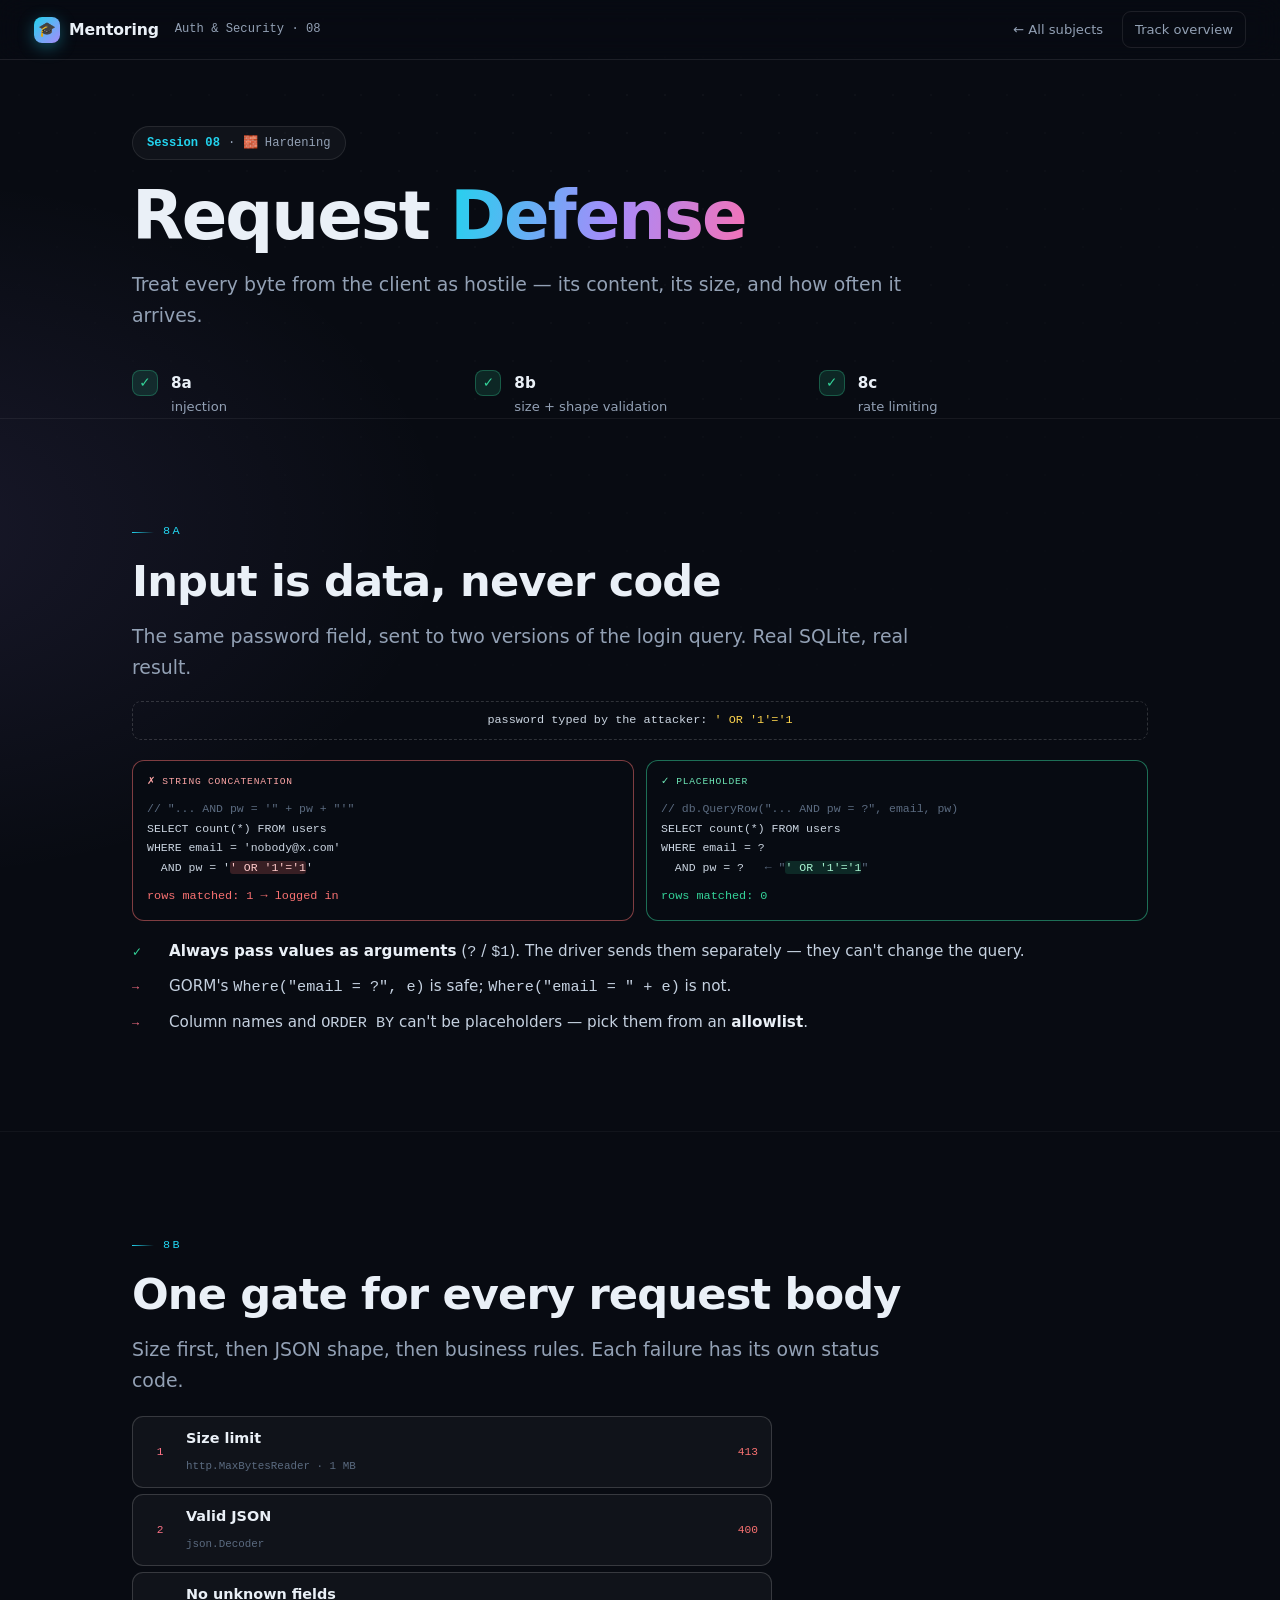
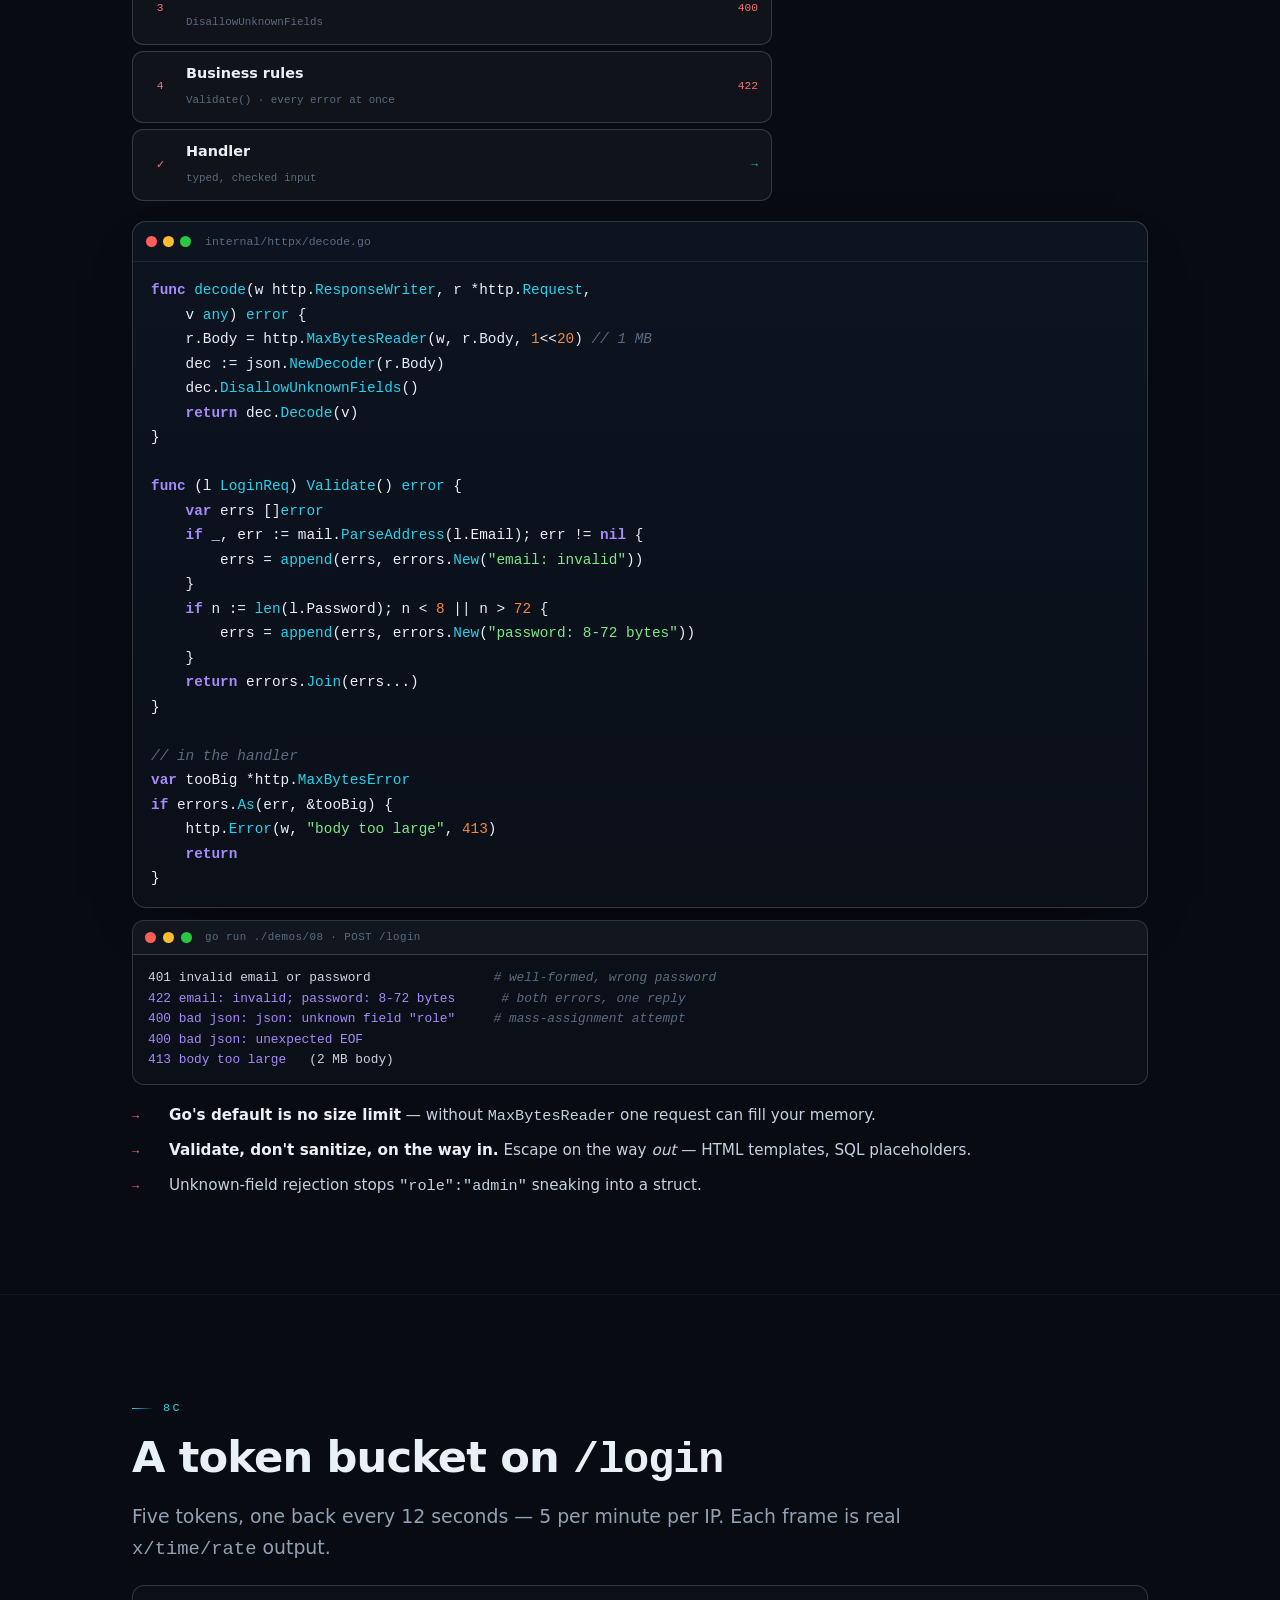
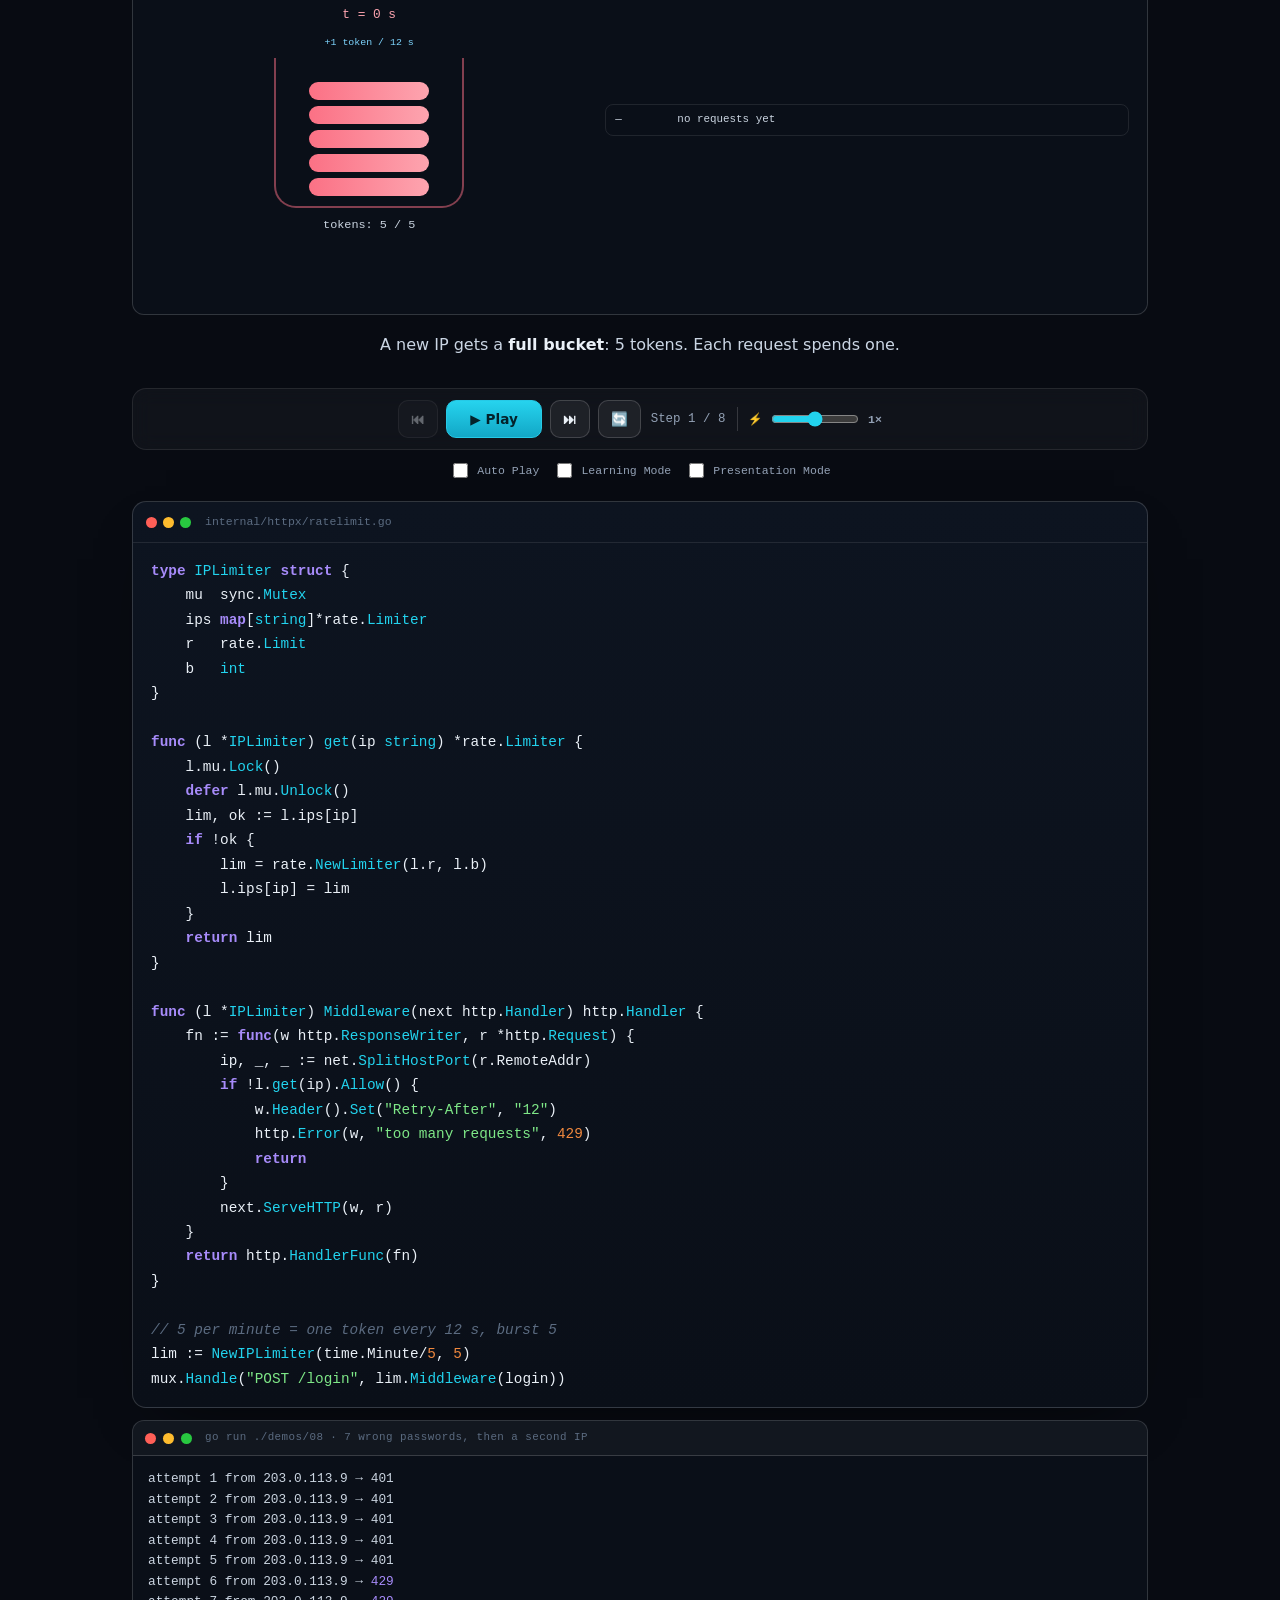
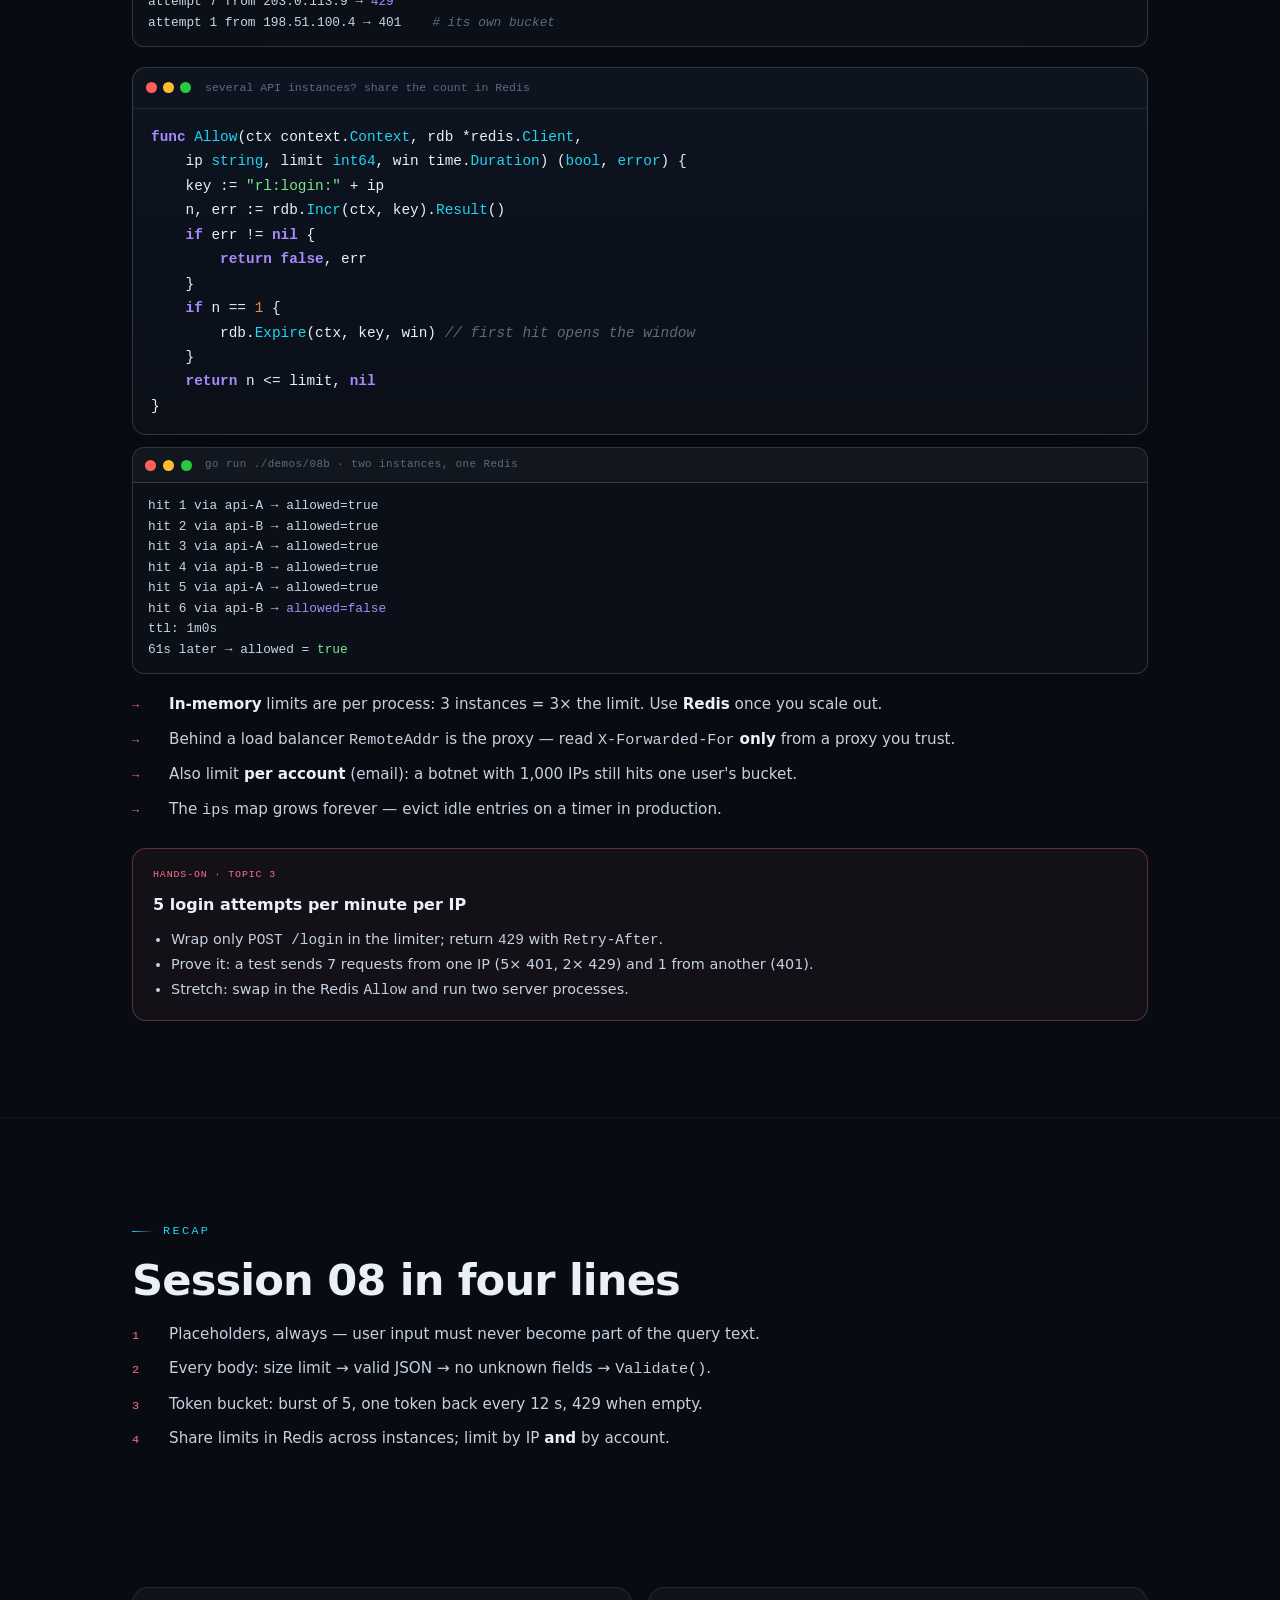
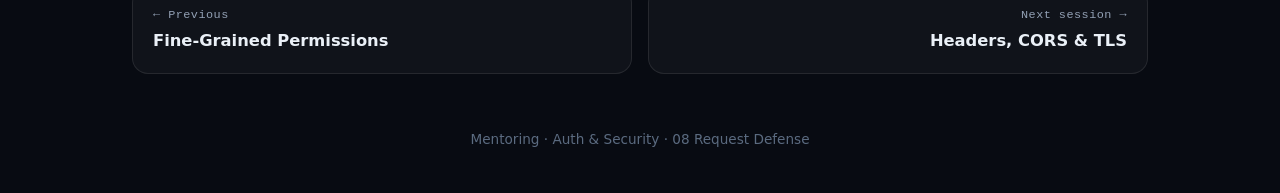
<file: auth-security/08-request-defense.html>
<!doctype html>
<html lang="en">
<head>
<meta charset="utf-8">
<meta name="viewport" content="width=device-width, initial-scale=1">
<title>Auth &amp; Security · 08 Request Defense — Lecture</title>
<link rel="stylesheet" href="../assets/styles.css">
<style>
  section .lead{max-width:66ch}
  /* overflow guards */
  .split>*{min-width:0} .sql,.term{max-width:100%} .sql pre,.term pre{overflow-x:auto} pre.sql{overflow-x:auto}
  .cmptable{overflow-x:auto} .cmphead,.cmprow{min-width:430px}
  .callout p,.bi .bt,.task li{overflow-wrap:anywhere}

  .bl{display:flex;flex-direction:column;gap:10px;margin-top:18px}
  .bi{display:grid;grid-template-columns:26px minmax(0,1fr);gap:11px;align-items:baseline}
  .bi .bm{color:#FB7185;font-family:var(--mono);font-size:.74rem}
  .bi .bt{font-size:.95rem;color:#c5d1e0;line-height:1.6}
  .bi .bt b{color:var(--text)}
  .bi.no .bm{color:var(--bad)} .bi.ok .bm{color:var(--ok)}

  .task{border:1px solid rgba(251,113,133,.32);border-radius:14px;background:rgba(251,113,133,.05);padding:18px 20px;margin-top:26px}
  .task .tl{font-family:var(--mono);font-size:.62rem;letter-spacing:.09em;color:#FB7185;display:block;margin-bottom:9px}
  .task h4{margin:0 0 8px;font-size:1rem}
  .task ul{margin:0;padding-left:18px;font-size:.9rem;color:#c5d1e0;line-height:1.7}

  .code{margin-top:20px}
  .stg{background:#0a0f18;border:1px solid var(--border-2);border-radius:12px;padding:18px;min-height:330px}
  .vq{text-align:center;font-family:var(--mono);font-size:.75rem;color:#FDA4AF;border:1px dashed rgba(251,113,133,.45);border-radius:9px;padding:9px 11px;margin-bottom:14px}
  .vq.ok{border-color:rgba(52,211,153,.45);color:#6ee7b7} .vq.bad{border-color:rgba(248,113,113,.45);color:#fca5a5}
  .vn{text-align:center;font-family:var(--mono);font-size:.7rem;letter-spacing:.05em;margin-top:14px;color:var(--faint)}
  .vn.green{color:var(--ok)} .vn.red{color:var(--bad)} .vn.acc{color:#FDA4AF}

  /* 8a injection panes */
  .inj{display:grid;grid-template-columns:1fr 1fr;gap:12px;margin-top:20px}
  @media (max-width:760px){.inj{grid-template-columns:1fr}}
  .ip{border:1px solid var(--border-2);border-radius:12px;background:#070b12;padding:13px 14px}
  .ip.no{border-color:rgba(248,113,113,.5)} .ip.ok{border-color:rgba(52,211,153,.5)}
  .ip .pl{font-family:var(--mono);font-size:.6rem;letter-spacing:.08em;display:block;margin-bottom:9px}
  .ip.no .pl{color:#fca5a5} .ip.ok .pl{color:#6ee7b7}
  .ip pre{margin:0;font-family:var(--mono);font-size:.72rem;line-height:1.7;color:#cbd5e1;white-space:pre-wrap;overflow-wrap:anywhere}
  .ip pre .x{background:rgba(248,113,113,.2);color:#fecaca;border-radius:3px}
  .ip pre .d{background:rgba(52,211,153,.15);color:#a7f3d0;border-radius:3px}
  .ip pre .c{color:var(--faint)}
  .ip .res{margin-top:10px;font-family:var(--mono);font-size:.74rem}
  .ip.no .res{color:var(--bad)} .ip.ok .res{color:var(--ok)}
  .inbox{font-family:var(--mono);font-size:.74rem;text-align:center;color:#cbd5e1;border:1px dashed var(--border-2);border-radius:9px;padding:9px;margin-top:18px}
  .inbox b{color:#fcd34d;font-weight:500}

  /* 8b gate */
  .gate{display:flex;flex-direction:column;gap:6px;margin-top:20px;max-width:640px}
  .gt{display:grid;grid-template-columns:28px minmax(0,1fr) auto;gap:12px;align-items:center;border:1px solid var(--border-2);border-radius:11px;background:var(--panel);padding:10px 13px;opacity:.35;transform:translateX(-6px);transition:all .4s}
  .gt.lit{opacity:1;transform:none}
  .gt .gn{font-family:var(--mono);font-size:.7rem;color:#FB7185;text-align:center}
  .gt .gd b{display:block;font-size:.9rem;color:var(--text)}
  .gt .gd span{font-family:var(--mono);font-size:.68rem;color:var(--faint)}
  .gt .gc{font-family:var(--mono);font-size:.7rem;color:var(--bad);white-space:nowrap}
  .gt.end .gc{color:var(--ok)}

  /* 8c bucket */
  .bk{display:grid;grid-template-columns:minmax(0,1fr) minmax(0,1.2fr);gap:18px;align-items:center}
  @media (max-width:700px){.bk{grid-template-columns:1fr}}
  .bucket{width:190px;margin:0 auto;position:relative}
  .drip{text-align:center;font-family:var(--mono);font-size:.62rem;color:#7DD3FC;margin-bottom:6px}
  .pail{border:2px solid rgba(251,113,133,.5);border-top:none;border-radius:0 0 22px 22px;height:150px;display:flex;flex-direction:column-reverse;align-items:center;gap:6px;padding:10px 0}
  .tk{width:120px;height:18px;border-radius:9px;background:linear-gradient(90deg,#FB7185,#fda4af);transition:all .3s}
  .tk.part{background:linear-gradient(90deg,rgba(251,113,133,.35),rgba(251,113,133,.1));border:1px dashed rgba(251,113,133,.6)}
  .tk.gone{background:none;border:1px dashed var(--border-2)}
  .cnt{text-align:center;font-family:var(--mono);font-size:.74rem;color:#cbd5e1;margin-top:8px}
  .clock{text-align:center;font-family:var(--mono);font-size:.8rem;color:#FDA4AF;margin-bottom:10px}
  .reqs{display:flex;flex-direction:column;gap:5px}
  .rq{display:grid;grid-template-columns:54px minmax(0,1fr) 54px;gap:8px;font-family:var(--mono);font-size:.68rem;padding:6px 9px;border-radius:8px;border:1px solid var(--border);color:#cbd5e1}
  .rq .st{text-align:right}
  .rq.ok .st{color:var(--ok)} .rq.no{border-color:rgba(248,113,113,.45);background:rgba(248,113,113,.06)} .rq.no .st{color:var(--bad)}
  .rq.new{box-shadow:0 0 0 2px rgba(251,113,133,.4)}
</style>
</head>
<body>
<div class="scrollbar" id="scrollbar"></div>
<nav class="top">
  <a class="logo" href="../index.html"><span class="g">🎓</span><span>Mentoring</span></a>
  <div class="crumb">Auth &amp; Security · 08</div>
  <div class="topnav"><a href="../index.html">← All subjects</a><a class="all" href="overview.html">Track overview</a></div>
</nav>

<header class="page-hero">
  <div class="container">
    <div class="kicker rv"><span class="n">Session 08</span> · 🧱 Hardening</div>
    <h1 class="rv d1">Request <span class="grad">Defense</span></h1>
    <p class="lead rv d2">Treat every byte from the client as hostile — its content, its size, and how often it arrives.</p>
    <div class="outcomes">
      <div class="outcome rv d1"><span class="ck">✓</span><div><b>8a</b><span>injection</span></div></div>
      <div class="outcome rv d2"><span class="ck">✓</span><div><b>8b</b><span>size + shape validation</span></div></div>
      <div class="outcome rv d3"><span class="ck">✓</span><div><b>8c</b><span>rate limiting</span></div></div>
    </div>
  </div>
</header>

<section id="a">
  <div class="container">
    <p class="eyebrow rv">8a</p>
    <h2 class="rv">Input is data, never code</h2>
    <p class="lead rv d1">The same password field, sent to two versions of the login query. Real SQLite, real result.</p>

    <div class="inbox rv d1">password typed by the attacker: <b>' OR '1'='1</b></div>

    <div class="inj rv d1">
      <div class="ip no"><span class="pl">✗ STRING CONCATENATION</span>
<pre><span class="c">// "... AND pw = '" + pw + "'"</span>
SELECT count(*) FROM users
WHERE email = 'nobody@x.com'
  AND pw = '<span class="x">' OR '1'='1</span>'</pre>
        <div class="res">rows matched: 1 → logged in</div>
      </div>
      <div class="ip ok"><span class="pl">✓ PLACEHOLDER</span>
<pre><span class="c">// db.QueryRow("... AND pw = ?", email, pw)</span>
SELECT count(*) FROM users
WHERE email = ?
  AND pw = ?   <span class="c">← "<span class="d">' OR '1'='1</span>"</span></pre>
        <div class="res">rows matched: 0</div>
      </div>
    </div>

    <div class="bl rv d1">
      <div class="bi ok"><span class="bm">✓</span><span class="bt"><b>Always pass values as arguments</b> (<code>?</code> / <code>$1</code>). The driver sends them separately — they can't change the query.</span></div>
      <div class="bi"><span class="bm">→</span><span class="bt">GORM's <code>Where("email = ?", e)</code> is safe; <code>Where("email = " + e)</code> is not.</span></div>
      <div class="bi"><span class="bm">→</span><span class="bt">Column names and <code>ORDER BY</code> can't be placeholders — pick them from an <b>allowlist</b>.</span></div>
    </div>
  </div>
</section>

<section id="b">
  <div class="container">
    <p class="eyebrow rv">8b</p>
    <h2 class="rv">One gate for every request body</h2>
    <p class="lead rv d1">Size first, then JSON shape, then business rules. Each failure has its own status code.</p>

    <div class="gate rv d1" data-run="gate">
      <div class="gt" data-f><span class="gn">1</span><div class="gd"><b>Size limit</b><span>http.MaxBytesReader · 1 MB</span></div><span class="gc">413</span></div>
      <div class="gt" data-f><span class="gn">2</span><div class="gd"><b>Valid JSON</b><span>json.Decoder</span></div><span class="gc">400</span></div>
      <div class="gt" data-f><span class="gn">3</span><div class="gd"><b>No unknown fields</b><span>DisallowUnknownFields</span></div><span class="gc">400</span></div>
      <div class="gt" data-f><span class="gn">4</span><div class="gd"><b>Business rules</b><span>Validate() · every error at once</span></div><span class="gc">422</span></div>
      <div class="gt end" data-f><span class="gn">✓</span><div class="gd"><b>Handler</b><span>typed, checked input</span></div><span class="gc">→</span></div>
    </div>

    <div class="sql rv d1 code">
      <div class="bar"><i class="r"></i><i class="y"></i><i class="gg"></i><span>internal/httpx/decode.go</span></div>
<pre><span class="k">func</span> <span class="fn">decode</span>(w http.<span class="fn">ResponseWriter</span>, r *http.<span class="fn">Request</span>,
    v <span class="fn">any</span>) <span class="fn">error</span> {
    r.Body = http.<span class="fn">MaxBytesReader</span>(w, r.Body, <span class="num">1</span>&lt;&lt;<span class="num">20</span>) <span class="com">// 1 MB</span>
    dec := json.<span class="fn">NewDecoder</span>(r.Body)
    dec.<span class="fn">DisallowUnknownFields</span>()
    <span class="k">return</span> dec.<span class="fn">Decode</span>(v)
}

<span class="k">func</span> (l <span class="fn">LoginReq</span>) <span class="fn">Validate</span>() <span class="fn">error</span> {
    <span class="k">var</span> errs []<span class="fn">error</span>
    <span class="k">if</span> _, err := mail.<span class="fn">ParseAddress</span>(l.Email); err != <span class="k">nil</span> {
        errs = <span class="fn">append</span>(errs, errors.<span class="fn">New</span>(<span class="str">"email: invalid"</span>))
    }
    <span class="k">if</span> n := <span class="fn">len</span>(l.Password); n &lt; <span class="num">8</span> || n &gt; <span class="num">72</span> {
        errs = <span class="fn">append</span>(errs, errors.<span class="fn">New</span>(<span class="str">"password: 8-72 bytes"</span>))
    }
    <span class="k">return</span> errors.<span class="fn">Join</span>(errs...)
}

<span class="com">// in the handler</span>
<span class="k">var</span> tooBig *http.<span class="fn">MaxBytesError</span>
<span class="k">if</span> errors.<span class="fn">As</span>(err, &amp;tooBig) {
    http.<span class="fn">Error</span>(w, <span class="str">"body too large"</span>, <span class="num">413</span>)
    <span class="k">return</span>
}</pre>
    </div>

    <div class="term rv d1">
      <div class="tbar"><i class="r"></i><i class="y"></i><i class="gg"></i><span>go run ./demos/08 · POST /login</span></div>
<pre><span class="out">401 invalid email or password                <span class="comm"># well-formed, wrong password</span>
<span class="em">422 email: invalid; password: 8-72 bytes</span>      <span class="comm"># both errors, one reply</span>
<span class="em">400 bad json: json: unknown field "role"</span>     <span class="comm"># mass-assignment attempt</span>
<span class="em">400 bad json: unexpected EOF</span>
<span class="em">413 body too large</span>   (2 MB body)</span></pre>
    </div>

    <div class="bl rv d1">
      <div class="bi"><span class="bm">→</span><span class="bt"><b>Go's default is no size limit</b> — without <code>MaxBytesReader</code> one request can fill your memory.</span></div>
      <div class="bi"><span class="bm">→</span><span class="bt"><b>Validate, don't sanitize, on the way in.</b> Escape on the way <i>out</i> — HTML templates, SQL placeholders.</span></div>
      <div class="bi"><span class="bm">→</span><span class="bt">Unknown-field rejection stops <code>"role":"admin"</code> sneaking into a struct.</span></div>
    </div>
  </div>
</section>

<section id="c">
  <div class="container">
    <p class="eyebrow rv">8c</p>
    <h2 class="rv">A token bucket on <code>/login</code></h2>
    <p class="lead rv d1">Five tokens, one back every 12 seconds — 5 per minute per IP. Each frame is real <code>x/time/rate</code> output.</p>

    <div class="rv d1" id="bViz" style="margin-top:20px">
      <div class="stg" id="bStage"></div>
      <div class="av-explain"></div>
      <div class="av-bar"></div>
    </div>

    <div class="sql rv d1 code">
      <div class="bar"><i class="r"></i><i class="y"></i><i class="gg"></i><span>internal/httpx/ratelimit.go</span></div>
<pre><span class="k">type</span> <span class="fn">IPLimiter</span> <span class="k">struct</span> {
    mu  sync.<span class="fn">Mutex</span>
    ips <span class="k">map</span>[<span class="fn">string</span>]*rate.<span class="fn">Limiter</span>
    r   rate.<span class="fn">Limit</span>
    b   <span class="fn">int</span>
}

<span class="k">func</span> (l *<span class="fn">IPLimiter</span>) <span class="fn">get</span>(ip <span class="fn">string</span>) *rate.<span class="fn">Limiter</span> {
    l.mu.<span class="fn">Lock</span>()
    <span class="k">defer</span> l.mu.<span class="fn">Unlock</span>()
    lim, ok := l.ips[ip]
    <span class="k">if</span> !ok {
        lim = rate.<span class="fn">NewLimiter</span>(l.r, l.b)
        l.ips[ip] = lim
    }
    <span class="k">return</span> lim
}

<span class="k">func</span> (l *<span class="fn">IPLimiter</span>) <span class="fn">Middleware</span>(next http.<span class="fn">Handler</span>) http.<span class="fn">Handler</span> {
    fn := <span class="k">func</span>(w http.<span class="fn">ResponseWriter</span>, r *http.<span class="fn">Request</span>) {
        ip, _, _ := net.<span class="fn">SplitHostPort</span>(r.RemoteAddr)
        <span class="k">if</span> !l.<span class="fn">get</span>(ip).<span class="fn">Allow</span>() {
            w.<span class="fn">Header</span>().<span class="fn">Set</span>(<span class="str">"Retry-After"</span>, <span class="str">"12"</span>)
            http.<span class="fn">Error</span>(w, <span class="str">"too many requests"</span>, <span class="num">429</span>)
            <span class="k">return</span>
        }
        next.<span class="fn">ServeHTTP</span>(w, r)
    }
    <span class="k">return</span> http.<span class="fn">HandlerFunc</span>(fn)
}

<span class="com">// 5 per minute = one token every 12 s, burst 5</span>
lim := <span class="fn">NewIPLimiter</span>(time.Minute/<span class="num">5</span>, <span class="num">5</span>)
mux.<span class="fn">Handle</span>(<span class="str">"POST /login"</span>, lim.<span class="fn">Middleware</span>(login))</pre>
    </div>

    <div class="term rv d1">
      <div class="tbar"><i class="r"></i><i class="y"></i><i class="gg"></i><span>go run ./demos/08 · 7 wrong passwords, then a second IP</span></div>
<pre><span class="out">attempt 1 from 203.0.113.9 → 401
attempt 2 from 203.0.113.9 → 401
attempt 3 from 203.0.113.9 → 401
attempt 4 from 203.0.113.9 → 401
attempt 5 from 203.0.113.9 → 401
attempt 6 from 203.0.113.9 → <span class="em">429</span>
attempt 7 from 203.0.113.9 → <span class="em">429</span>
attempt 1 from 198.51.100.4 → 401    <span class="comm"># its own bucket</span></span></pre>
    </div>

    <div class="sql rv d1 code">
      <div class="bar"><i class="r"></i><i class="y"></i><i class="gg"></i><span>several API instances? share the count in Redis</span></div>
<pre><span class="k">func</span> <span class="fn">Allow</span>(ctx context.<span class="fn">Context</span>, rdb *redis.<span class="fn">Client</span>,
    ip <span class="fn">string</span>, limit <span class="fn">int64</span>, win time.<span class="fn">Duration</span>) (<span class="fn">bool</span>, <span class="fn">error</span>) {
    key := <span class="str">"rl:login:"</span> + ip
    n, err := rdb.<span class="fn">Incr</span>(ctx, key).<span class="fn">Result</span>()
    <span class="k">if</span> err != <span class="k">nil</span> {
        <span class="k">return</span> <span class="k">false</span>, err
    }
    <span class="k">if</span> n == <span class="num">1</span> {
        rdb.<span class="fn">Expire</span>(ctx, key, win) <span class="com">// first hit opens the window</span>
    }
    <span class="k">return</span> n &lt;= limit, <span class="k">nil</span>
}</pre>
    </div>

    <div class="term rv d1">
      <div class="tbar"><i class="r"></i><i class="y"></i><i class="gg"></i><span>go run ./demos/08b · two instances, one Redis</span></div>
<pre><span class="out">hit 1 via api-A → allowed=true
hit 2 via api-B → allowed=true
hit 3 via api-A → allowed=true
hit 4 via api-B → allowed=true
hit 5 via api-A → allowed=true
hit 6 via api-B → <span class="em">allowed=false</span>
ttl: 1m0s
61s later → allowed = <span class="hi">true</span></span></pre>
    </div>

    <div class="bl rv d1">
      <div class="bi"><span class="bm">→</span><span class="bt"><b>In-memory</b> limits are per process: 3 instances = 3× the limit. Use <b>Redis</b> once you scale out.</span></div>
      <div class="bi"><span class="bm">→</span><span class="bt">Behind a load balancer <code>RemoteAddr</code> is the proxy — read <code>X-Forwarded-For</code> <b>only</b> from a proxy you trust.</span></div>
      <div class="bi"><span class="bm">→</span><span class="bt">Also limit <b>per account</b> (email): a botnet with 1,000 IPs still hits one user's bucket.</span></div>
      <div class="bi"><span class="bm">→</span><span class="bt">The <code>ips</code> map grows forever — evict idle entries on a timer in production.</span></div>
    </div>

    <div class="task rv d1">
      <span class="tl">HANDS-ON · TOPIC 3</span>
      <h4>5 login attempts per minute per IP</h4>
      <ul>
        <li>Wrap only <code>POST /login</code> in the limiter; return <code>429</code> with <code>Retry-After</code>.</li>
        <li>Prove it: a test sends 7 requests from one IP (5× 401, 2× 429) and 1 from another (401).</li>
        <li>Stretch: swap in the Redis <code>Allow</code> and run two server processes.</li>
      </ul>
    </div>
  </div>
</section>

<section id="recap" style="border-bottom:none">
  <div class="container">
    <p class="eyebrow rv">Recap</p>
    <h2 class="rv">Session 08 in four lines</h2>
    <div class="bl rv d1">
      <div class="bi"><span class="bm">1</span><span class="bt">Placeholders, always — user input must never become part of the query text.</span></div>
      <div class="bi"><span class="bm">2</span><span class="bt">Every body: size limit → valid JSON → no unknown fields → <code>Validate()</code>.</span></div>
      <div class="bi"><span class="bm">3</span><span class="bt">Token bucket: burst of 5, one token back every 12 s, 429 when empty.</span></div>
      <div class="bi"><span class="bm">4</span><span class="bt">Share limits in Redis across instances; limit by IP <b>and</b> by account.</span></div>
    </div>
  </div>
</section>

<footer class="pager">
  <a class="prev" href="07-abac-permissions.html"><span class="dir">← Previous</span><b>Fine-Grained Permissions</b></a>
  <a class="next" href="09-headers-cors-tls.html"><span class="dir">Next session →</span><b>Headers, CORS &amp; TLS</b></a>
</footer>
<div class="footer">Mentoring · Auth &amp; Security · 08 Request Defense</div>
<script src="../assets/app.js"></script>
<script>
function mkAlgo(vizId, stageId, frames, render){
  var root=document.getElementById(vizId);
  if(!root || !window.AlgoViz) return;
  var stage=document.getElementById(stageId);
  AlgoViz(root, frames.map(function(fr){
    return { explain: fr.explain, apply: function(){ render(stage, fr); } };
  }));
}

SQLViz.register("gate", function(el){
  var s=el.querySelectorAll("[data-f]"), t=SQLViz.timers(el);
  s.forEach(function(x){ x.classList.remove("lit"); });
  if(SQLViz.reduce){ s.forEach(function(x){ x.classList.add("lit"); }); return; }
  s.forEach(function(x,i){ t.push(setTimeout(function(){ x.classList.add("lit"); }, 200*i+200)); });
});

(function(){
  // log: [t, allowed] — from demos/08 simulated clock
  var LOG = [[0,1],[0,1],[0,1],[0,1],[0,1],[0,0],[5,0],[12,1],[12,0],[30,1]];
  mkAlgo("bViz","bStage",[
    {t:0, tokens:5, n:0, explain:"A new IP gets a <b>full bucket</b>: 5 tokens. Each request spends one."},
    {t:0, tokens:3, n:2, explain:"Two quick wrong passwords — two tokens gone, both reach the handler (401)."},
    {t:0, tokens:0, n:5, explain:"Five attempts in the same second. The bucket is <b>empty</b>."},
    {t:0, tokens:0, n:6, explain:"Attempt 6 finds no token → <span class=\"warn\">429 Too Many Requests</span>. The password is never even checked."},
    {t:5, tokens:0.4, n:7, explain:"5 s later: refill is continuous, <b>0.4</b> of a token so far. Still not enough → 429."},
    {t:12, tokens:0, n:8, explain:"At 12 s one whole token is back → the request is <b>allowed</b>, and spends it."},
    {t:12, tokens:0, n:9, explain:"Immediately again → empty → 429. Steady state: <b>one guess per 12 s</b>."},
    {t:30, tokens:0.5, n:10, explain:"By 30 s it refilled to 1.5; one is spent, <b>0.5</b> left. <span class=\"ok\">Humans never notice; scripts are throttled to 5/min.</span>"}
  ], function(stage, fr){
    var h = '<div class="bk"><div><div class="clock">t = '+fr.t+' s</div><div class="bucket"><div class="drip">+1 token / 12 s</div><div class="pail">';
    for(var i=0;i<5;i++){
      var cls = i < Math.floor(fr.tokens) ? "" : (i < fr.tokens ? " part" : " gone");
      h += '<div class="tk'+cls+'"></div>';
    }
    h += '</div></div><div class="cnt">tokens: '+(Math.round(fr.tokens*10)/10)+' / 5</div></div><div class="reqs">';
    var shown = LOG.slice(0, fr.n);
    if(!shown.length) h += '<div class="rq"><span>—</span><span>no requests yet</span><span></span></div>';
    shown.forEach(function(l,i){
      var ok = l[1]===1, last = i===shown.length-1;
      h += '<div class="rq '+(ok?"ok":"no")+(last?" new":"")+'"><span>t='+l[0]+'s</span><span>POST /login #'+(i+1)+'</span><span class="st">'+(ok?"allow":"429")+'</span></div>';
    });
    h += '</div></div>';
    stage.innerHTML = h;
  });
})();
</script>
</body>
</html>
</file>
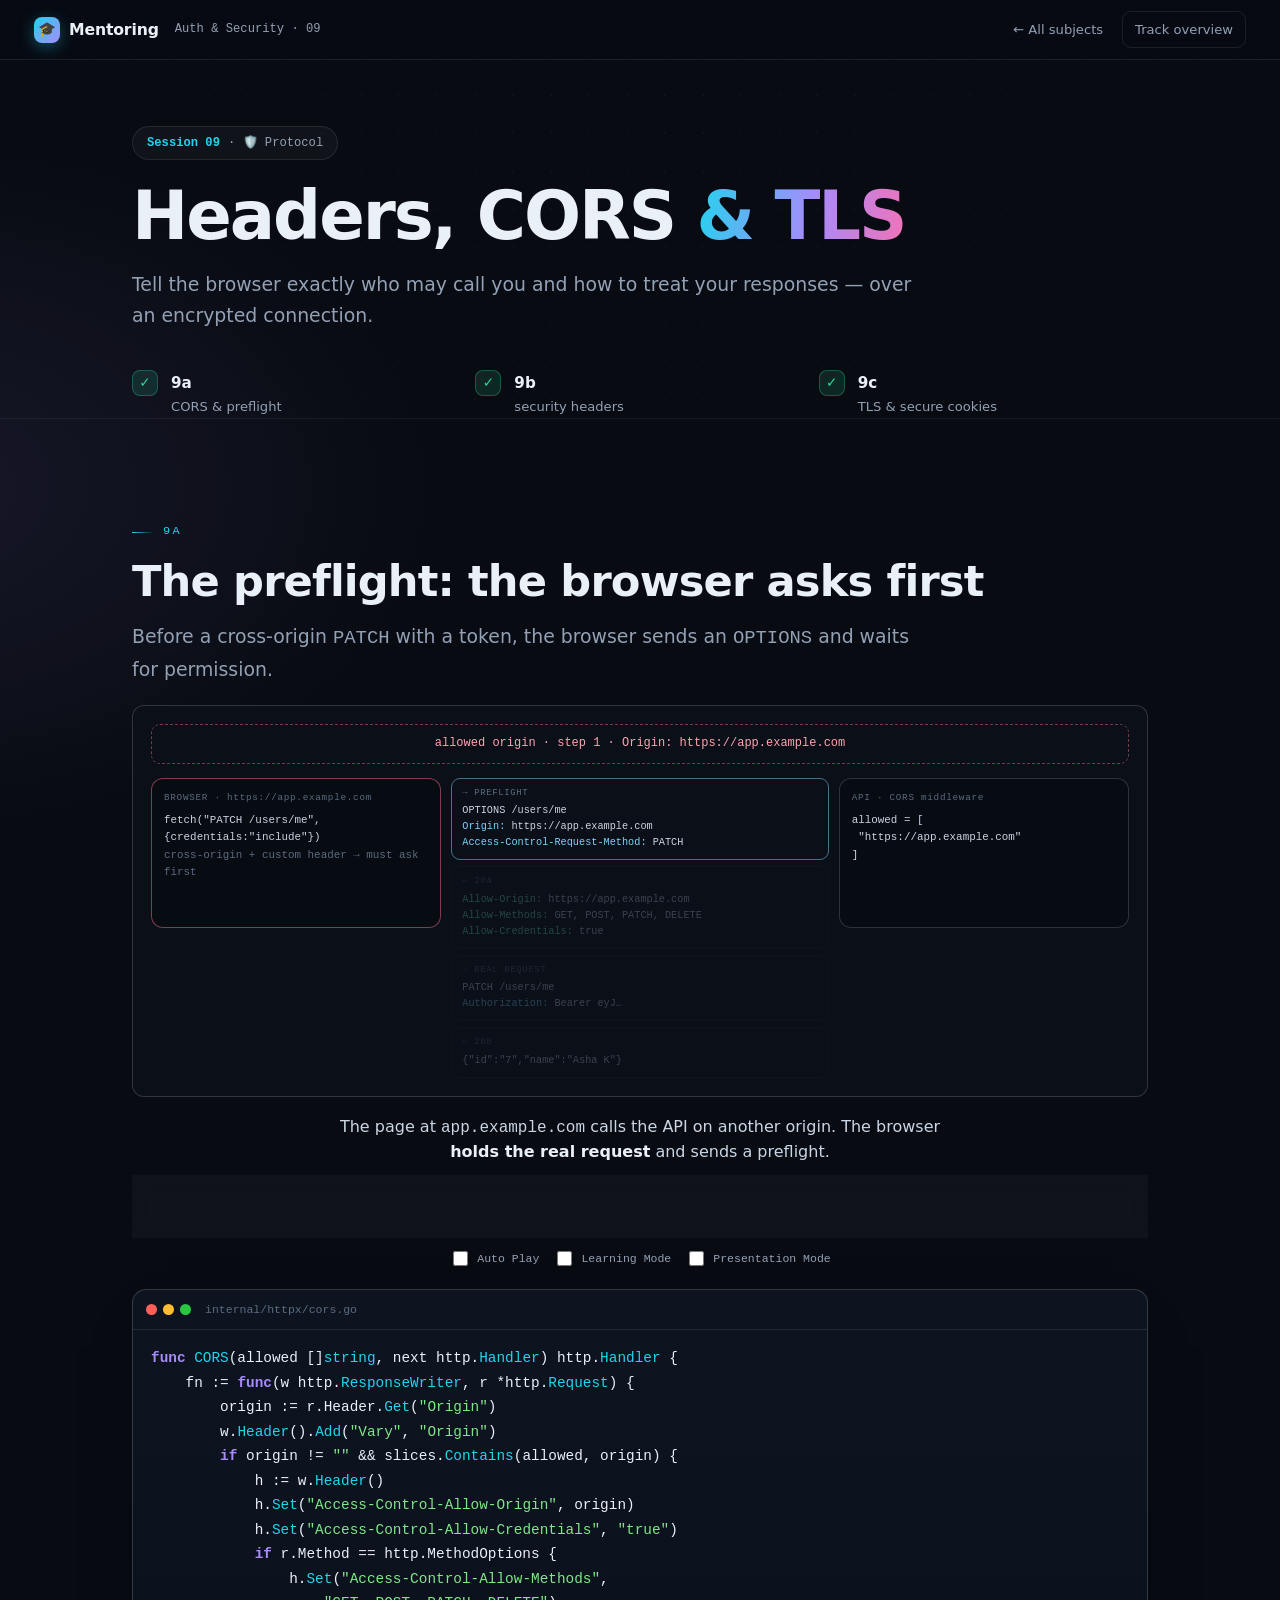
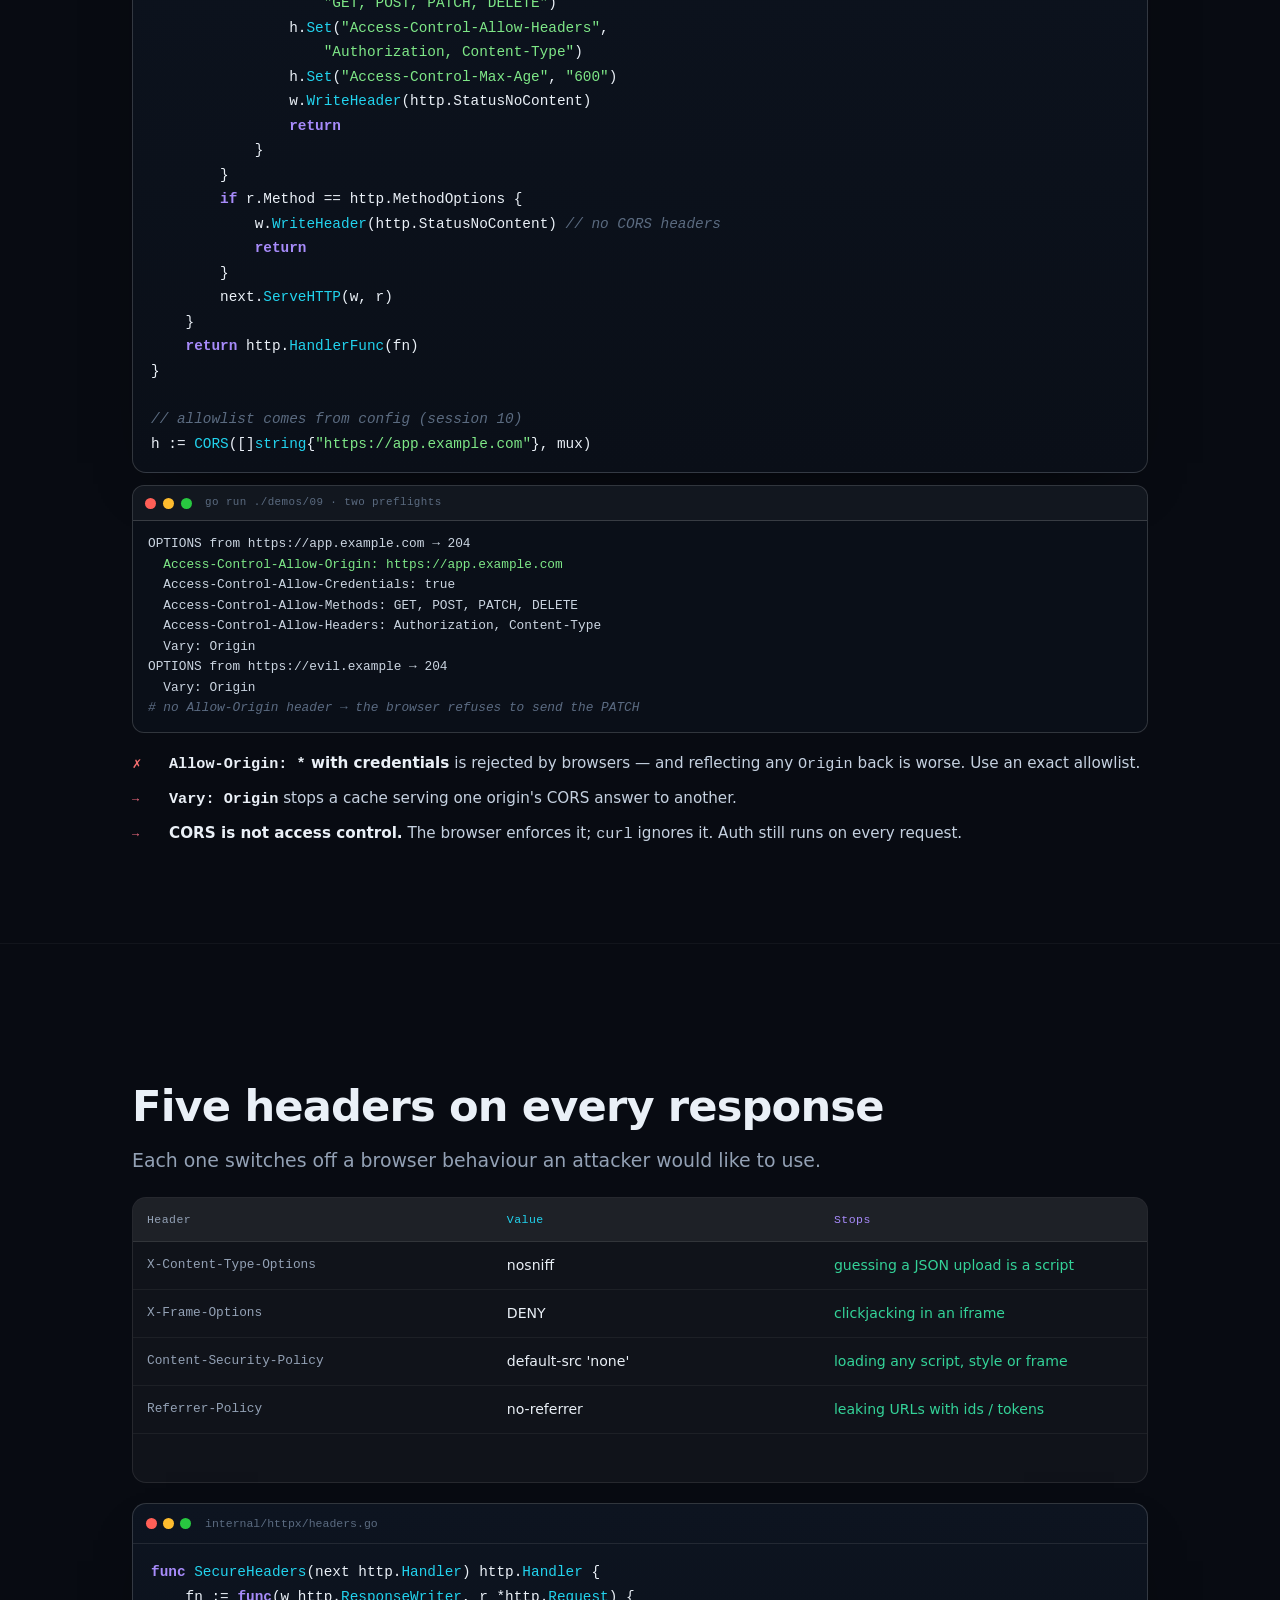
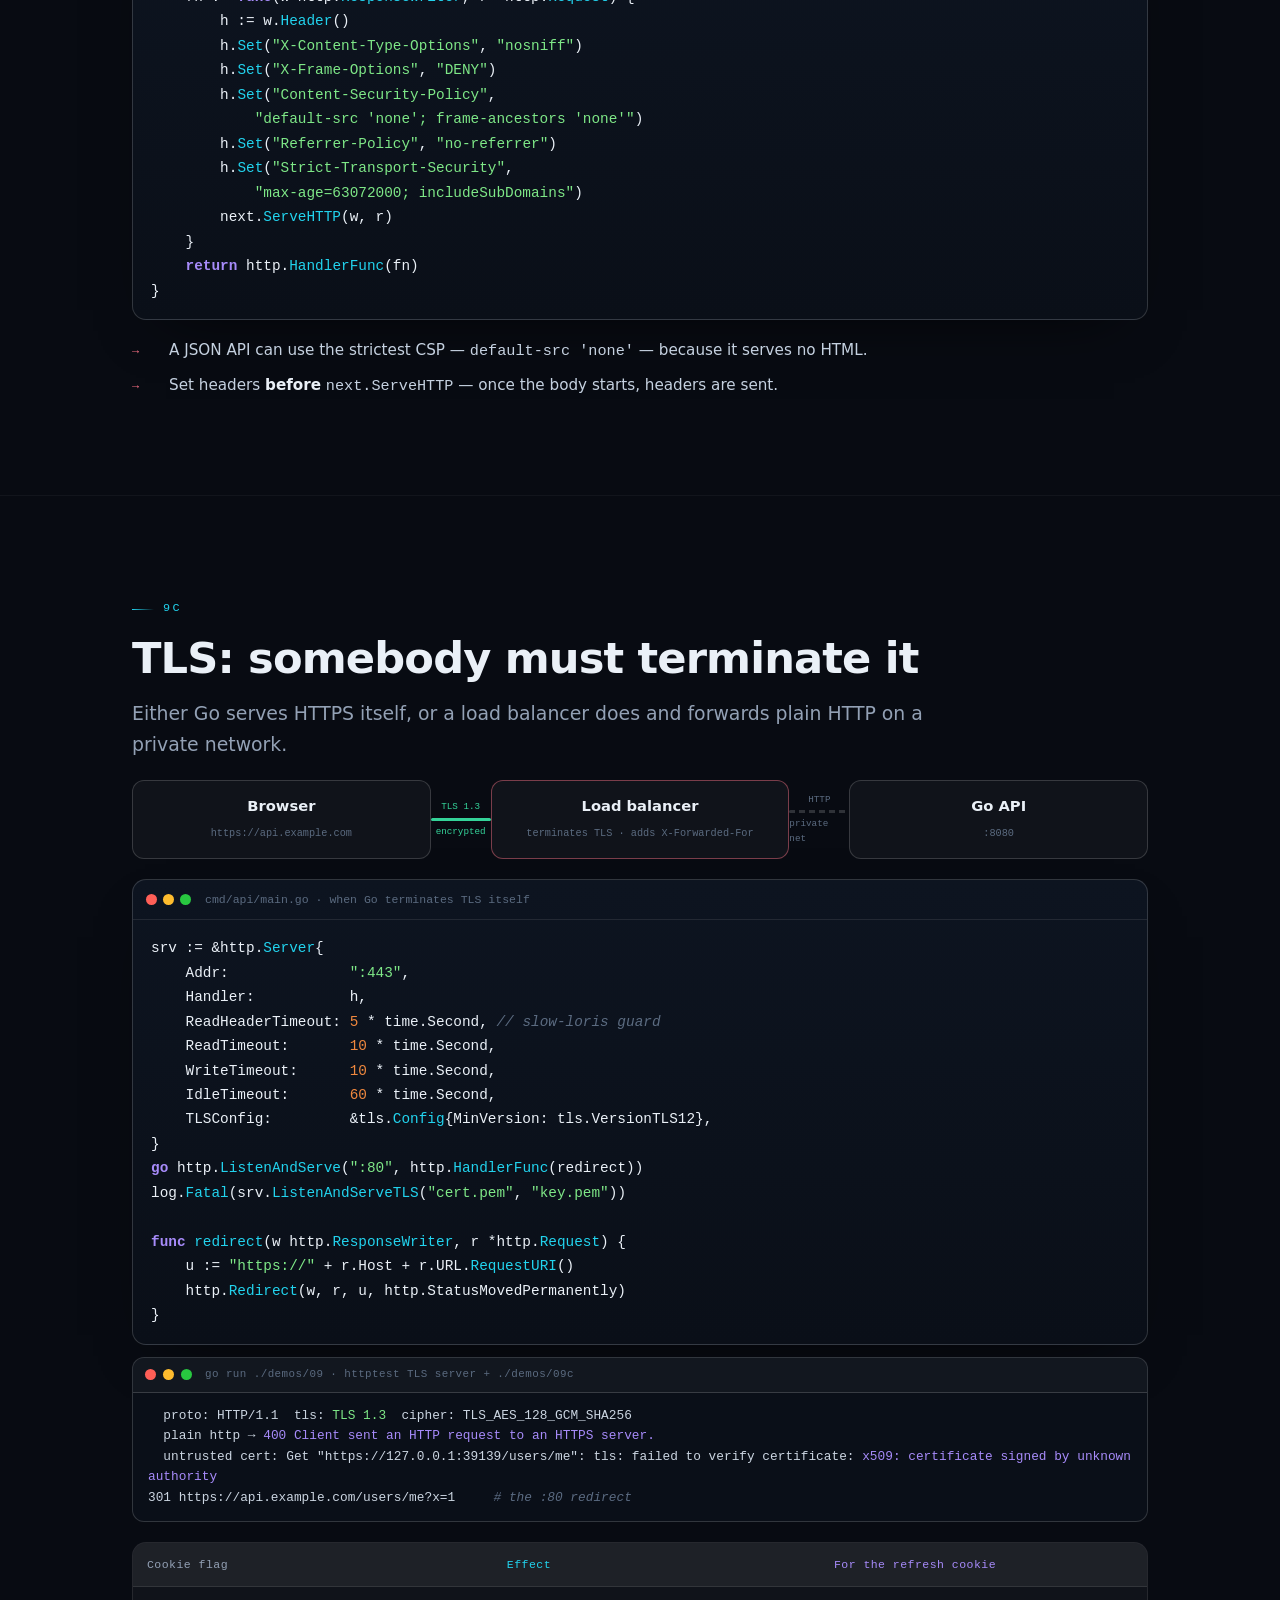
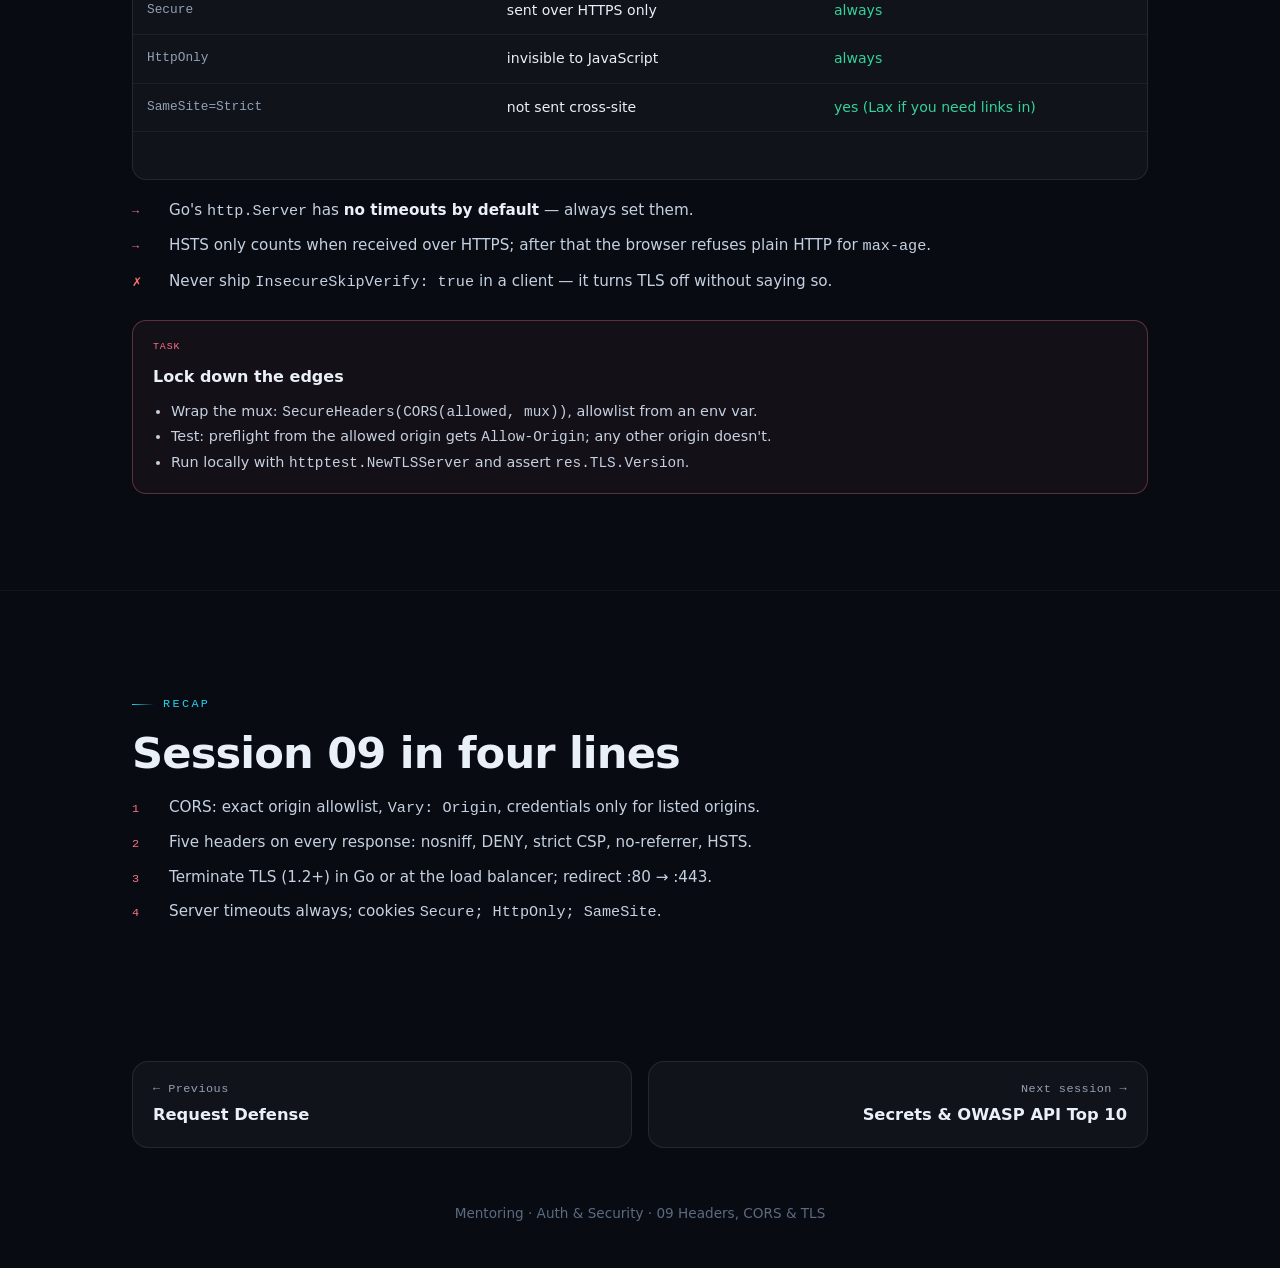
<file: auth-security/09-headers-cors-tls.html>
<!doctype html>
<html lang="en">
<head>
<meta charset="utf-8">
<meta name="viewport" content="width=device-width, initial-scale=1">
<title>Auth &amp; Security · 09 Headers, CORS &amp; TLS — Lecture</title>
<link rel="stylesheet" href="../assets/styles.css">
<style>
  section .lead{max-width:66ch}
  /* overflow guards */
  .split>*{min-width:0} .sql,.term{max-width:100%} .sql pre,.term pre{overflow-x:auto} pre.sql{overflow-x:auto}
  .cmptable{overflow-x:auto} .cmphead,.cmprow{min-width:430px}
  .callout p,.bi .bt,.task li{overflow-wrap:anywhere}

  .bl{display:flex;flex-direction:column;gap:10px;margin-top:18px}
  .bi{display:grid;grid-template-columns:26px minmax(0,1fr);gap:11px;align-items:baseline}
  .bi .bm{color:#FB7185;font-family:var(--mono);font-size:.74rem}
  .bi .bt{font-size:.95rem;color:#c5d1e0;line-height:1.6}
  .bi .bt b{color:var(--text)}
  .bi.no .bm{color:var(--bad)} .bi.ok .bm{color:var(--ok)}

  .task{border:1px solid rgba(251,113,133,.32);border-radius:14px;background:rgba(251,113,133,.05);padding:18px 20px;margin-top:26px}
  .task .tl{font-family:var(--mono);font-size:.62rem;letter-spacing:.09em;color:#FB7185;display:block;margin-bottom:9px}
  .task h4{margin:0 0 8px;font-size:1rem}
  .task ul{margin:0;padding-left:18px;font-size:.9rem;color:#c5d1e0;line-height:1.7}

  .code{margin-top:20px}
  .stg{background:#0a0f18;border:1px solid var(--border-2);border-radius:12px;padding:18px;min-height:330px}
  .vq{text-align:center;font-family:var(--mono);font-size:.75rem;color:#FDA4AF;border:1px dashed rgba(251,113,133,.45);border-radius:9px;padding:9px 11px;margin-bottom:14px}
  .vq.ok{border-color:rgba(52,211,153,.45);color:#6ee7b7} .vq.bad{border-color:rgba(248,113,113,.45);color:#fca5a5}
  .vn{text-align:center;font-family:var(--mono);font-size:.7rem;letter-spacing:.05em;margin-top:14px;color:var(--faint)}
  .vn.green{color:var(--ok)} .vn.red{color:var(--bad)} .vn.acc{color:#FDA4AF}

  /* cors stage */
  .cs{display:grid;grid-template-columns:minmax(0,1fr) minmax(0,1.3fr) minmax(0,1fr);gap:10px;align-items:start}
  @media (max-width:760px){.cs{grid-template-columns:1fr}}
  .node{border:1px solid var(--border-2);border-radius:12px;background:#070b12;padding:11px 12px;min-height:150px}
  .node .pl{font-family:var(--mono);font-size:.58rem;letter-spacing:.08em;color:var(--faint);display:block;margin-bottom:7px}
  .node .nv{font-family:var(--mono);font-size:.68rem;color:#cbd5e1;line-height:1.6;overflow-wrap:anywhere}
  .node.hot{border-color:rgba(251,113,133,.5)} .node.ok{border-color:rgba(52,211,153,.5)} .node.no{border-color:rgba(248,113,113,.55);background:rgba(248,113,113,.05)}
  .wire{display:flex;flex-direction:column;gap:6px}
  .msg{font-family:var(--mono);font-size:.64rem;line-height:1.55;border-radius:9px;padding:8px 10px;border:1px solid var(--border);color:#cbd5e1;overflow-wrap:anywhere;opacity:.25;transition:all .3s}
  .msg.on{opacity:1}
  .msg.req.on{border-color:rgba(125,211,252,.5)} .msg.res.on{border-color:rgba(52,211,153,.5)} .msg.bad.on{border-color:rgba(248,113,113,.55)}
  .msg .dir{display:block;font-size:.56rem;letter-spacing:.07em;color:var(--faint);margin-bottom:3px}
  .msg b{color:#7DD3FC;font-weight:500} .msg.res b{color:#6ee7b7}
  .nv .ok{color:var(--ok)} .nv .no{color:var(--bad)} .nv .dim{color:var(--faint)}

  /* tls diagram */
  .tls{display:grid;grid-template-columns:minmax(0,1fr) 60px minmax(0,1fr) 60px minmax(0,1fr);align-items:center;margin-top:20px}
  @media (max-width:760px){.tls{grid-template-columns:1fr}.tls .tw{transform:rotate(90deg);height:40px}}
  .tb{border:1px solid var(--border-2);border-radius:12px;background:var(--panel);padding:13px;text-align:center}
  .tb b{display:block;font-size:.92rem}
  .tb span{font-family:var(--mono);font-size:.64rem;color:var(--faint)}
  .tb.term2{border-color:rgba(251,113,133,.45)}
  .tw{display:flex;flex-direction:column;align-items:center;font-family:var(--mono);font-size:.58rem;gap:3px}
  .tw .ln3{width:100%;height:3px;border-radius:2px}
  .tw.s{color:var(--ok)} .tw.s .ln3{background:var(--ok)}
  .tw.p{color:var(--faint)} .tw.p .ln3{background:repeating-linear-gradient(90deg,var(--border-2) 0 6px,transparent 6px 10px)}
</style>
</head>
<body>
<div class="scrollbar" id="scrollbar"></div>
<nav class="top">
  <a class="logo" href="../index.html"><span class="g">🎓</span><span>Mentoring</span></a>
  <div class="crumb">Auth &amp; Security · 09</div>
  <div class="topnav"><a href="../index.html">← All subjects</a><a class="all" href="overview.html">Track overview</a></div>
</nav>

<header class="page-hero">
  <div class="container">
    <div class="kicker rv"><span class="n">Session 09</span> · 🛡️ Protocol</div>
    <h1 class="rv d1">Headers, CORS <span class="grad">&amp; TLS</span></h1>
    <p class="lead rv d2">Tell the browser exactly who may call you and how to treat your responses — over an encrypted connection.</p>
    <div class="outcomes">
      <div class="outcome rv d1"><span class="ck">✓</span><div><b>9a</b><span>CORS &amp; preflight</span></div></div>
      <div class="outcome rv d2"><span class="ck">✓</span><div><b>9b</b><span>security headers</span></div></div>
      <div class="outcome rv d3"><span class="ck">✓</span><div><b>9c</b><span>TLS &amp; secure cookies</span></div></div>
    </div>
  </div>
</header>

<section id="a">
  <div class="container">
    <p class="eyebrow rv">9a</p>
    <h2 class="rv">The preflight: the browser asks first</h2>
    <p class="lead rv d1">Before a cross-origin <code>PATCH</code> with a token, the browser sends an <code>OPTIONS</code> and waits for permission.</p>

    <div class="rv d1" id="cViz" style="margin-top:20px">
      <div class="stg" id="cStage"></div>
      <div class="av-explain"></div>
      <div class="av-bar"></div>
    </div>

    <div class="sql rv d1 code">
      <div class="bar"><i class="r"></i><i class="y"></i><i class="gg"></i><span>internal/httpx/cors.go</span></div>
<pre><span class="k">func</span> <span class="fn">CORS</span>(allowed []<span class="fn">string</span>, next http.<span class="fn">Handler</span>) http.<span class="fn">Handler</span> {
    fn := <span class="k">func</span>(w http.<span class="fn">ResponseWriter</span>, r *http.<span class="fn">Request</span>) {
        origin := r.Header.<span class="fn">Get</span>(<span class="str">"Origin"</span>)
        w.<span class="fn">Header</span>().<span class="fn">Add</span>(<span class="str">"Vary"</span>, <span class="str">"Origin"</span>)
        <span class="k">if</span> origin != <span class="str">""</span> &amp;&amp; slices.<span class="fn">Contains</span>(allowed, origin) {
            h := w.<span class="fn">Header</span>()
            h.<span class="fn">Set</span>(<span class="str">"Access-Control-Allow-Origin"</span>, origin)
            h.<span class="fn">Set</span>(<span class="str">"Access-Control-Allow-Credentials"</span>, <span class="str">"true"</span>)
            <span class="k">if</span> r.Method == http.MethodOptions {
                h.<span class="fn">Set</span>(<span class="str">"Access-Control-Allow-Methods"</span>,
                    <span class="str">"GET, POST, PATCH, DELETE"</span>)
                h.<span class="fn">Set</span>(<span class="str">"Access-Control-Allow-Headers"</span>,
                    <span class="str">"Authorization, Content-Type"</span>)
                h.<span class="fn">Set</span>(<span class="str">"Access-Control-Max-Age"</span>, <span class="str">"600"</span>)
                w.<span class="fn">WriteHeader</span>(http.StatusNoContent)
                <span class="k">return</span>
            }
        }
        <span class="k">if</span> r.Method == http.MethodOptions {
            w.<span class="fn">WriteHeader</span>(http.StatusNoContent) <span class="com">// no CORS headers</span>
            <span class="k">return</span>
        }
        next.<span class="fn">ServeHTTP</span>(w, r)
    }
    <span class="k">return</span> http.<span class="fn">HandlerFunc</span>(fn)
}

<span class="com">// allowlist comes from config (session 10)</span>
h := <span class="fn">CORS</span>([]<span class="fn">string</span>{<span class="str">"https://app.example.com"</span>}, mux)</pre>
    </div>

    <div class="term rv d1">
      <div class="tbar"><i class="r"></i><i class="y"></i><i class="gg"></i><span>go run ./demos/09 · two preflights</span></div>
<pre><span class="out">OPTIONS from https://app.example.com → 204
  <span class="hi">Access-Control-Allow-Origin: https://app.example.com</span>
  Access-Control-Allow-Credentials: true
  Access-Control-Allow-Methods: GET, POST, PATCH, DELETE
  Access-Control-Allow-Headers: Authorization, Content-Type
  Vary: Origin
OPTIONS from https://evil.example → 204
  Vary: Origin</span>
<span class="comm"># no Allow-Origin header → the browser refuses to send the PATCH</span></pre>
    </div>

    <div class="bl rv d1">
      <div class="bi no"><span class="bm">✗</span><span class="bt"><b><code>Allow-Origin: *</code> with credentials</b> is rejected by browsers — and reflecting any <code>Origin</code> back is worse. Use an exact allowlist.</span></div>
      <div class="bi"><span class="bm">→</span><span class="bt"><b><code>Vary: Origin</code></b> stops a cache serving one origin's CORS answer to another.</span></div>
      <div class="bi"><span class="bm">→</span><span class="bt"><b>CORS is not access control.</b> The browser enforces it; <code>curl</code> ignores it. Auth still runs on every request.</span></div>
    </div>
  </div>
</section>

<section id="b">
  <div class="container">
    <p class="eyebrow rv">9b</p>
    <h2 class="rv">Five headers on every response</h2>
    <p class="lead rv d1">Each one switches off a browser behaviour an attacker would like to use.</p>

    <div class="rv d1" style="margin-top:20px" data-run="compare">
      <div class="cmptable">
        <div class="cmphead"><div>Header</div><div class="h-v">Value</div><div class="h-mv">Stops</div></div>
        <div class="cmprow" data-cr><div class="attr">X-Content-Type-Options</div><div>nosniff</div><div class="good">guessing a JSON upload is a script</div></div>
        <div class="cmprow" data-cr><div class="attr">X-Frame-Options</div><div>DENY</div><div class="good">clickjacking in an iframe</div></div>
        <div class="cmprow" data-cr><div class="attr">Content-Security-Policy</div><div>default-src 'none'</div><div class="good">loading any script, style or frame</div></div>
        <div class="cmprow" data-cr><div class="attr">Referrer-Policy</div><div>no-referrer</div><div class="good">leaking URLs with ids / tokens</div></div>
        <div class="cmprow" data-cr><div class="attr">Strict-Transport-Security</div><div>max-age=63072000</div><div class="good">downgrade to plain HTTP</div></div>
      </div>
    </div>

    <div class="sql rv d1 code">
      <div class="bar"><i class="r"></i><i class="y"></i><i class="gg"></i><span>internal/httpx/headers.go</span></div>
<pre><span class="k">func</span> <span class="fn">SecureHeaders</span>(next http.<span class="fn">Handler</span>) http.<span class="fn">Handler</span> {
    fn := <span class="k">func</span>(w http.<span class="fn">ResponseWriter</span>, r *http.<span class="fn">Request</span>) {
        h := w.<span class="fn">Header</span>()
        h.<span class="fn">Set</span>(<span class="str">"X-Content-Type-Options"</span>, <span class="str">"nosniff"</span>)
        h.<span class="fn">Set</span>(<span class="str">"X-Frame-Options"</span>, <span class="str">"DENY"</span>)
        h.<span class="fn">Set</span>(<span class="str">"Content-Security-Policy"</span>,
            <span class="str">"default-src 'none'; frame-ancestors 'none'"</span>)
        h.<span class="fn">Set</span>(<span class="str">"Referrer-Policy"</span>, <span class="str">"no-referrer"</span>)
        h.<span class="fn">Set</span>(<span class="str">"Strict-Transport-Security"</span>,
            <span class="str">"max-age=63072000; includeSubDomains"</span>)
        next.<span class="fn">ServeHTTP</span>(w, r)
    }
    <span class="k">return</span> http.<span class="fn">HandlerFunc</span>(fn)
}</pre>
    </div>

    <div class="bl rv d1">
      <div class="bi"><span class="bm">→</span><span class="bt">A JSON API can use the strictest CSP — <code>default-src 'none'</code> — because it serves no HTML.</span></div>
      <div class="bi"><span class="bm">→</span><span class="bt">Set headers <b>before</b> <code>next.ServeHTTP</code> — once the body starts, headers are sent.</span></div>
    </div>
  </div>
</section>

<section id="c">
  <div class="container">
    <p class="eyebrow rv">9c</p>
    <h2 class="rv">TLS: somebody must terminate it</h2>
    <p class="lead rv d1">Either Go serves HTTPS itself, or a load balancer does and forwards plain HTTP on a private network.</p>

    <div class="tls rv d1">
      <div class="tb"><b>Browser</b><span>https://api.example.com</span></div>
      <div class="tw s"><span>TLS 1.3</span><div class="ln3"></div><span>encrypted</span></div>
      <div class="tb term2"><b>Load balancer</b><span>terminates TLS · adds X-Forwarded-For</span></div>
      <div class="tw p"><span>HTTP</span><div class="ln3"></div><span>private net</span></div>
      <div class="tb"><b>Go API</b><span>:8080</span></div>
    </div>

    <div class="sql rv d1 code">
      <div class="bar"><i class="r"></i><i class="y"></i><i class="gg"></i><span>cmd/api/main.go · when Go terminates TLS itself</span></div>
<pre>srv := &amp;http.<span class="fn">Server</span>{
    Addr:              <span class="str">":443"</span>,
    Handler:           h,
    ReadHeaderTimeout: <span class="num">5</span> * time.Second, <span class="com">// slow-loris guard</span>
    ReadTimeout:       <span class="num">10</span> * time.Second,
    WriteTimeout:      <span class="num">10</span> * time.Second,
    IdleTimeout:       <span class="num">60</span> * time.Second,
    TLSConfig:         &amp;tls.<span class="fn">Config</span>{MinVersion: tls.VersionTLS12},
}
<span class="k">go</span> http.<span class="fn">ListenAndServe</span>(<span class="str">":80"</span>, http.<span class="fn">HandlerFunc</span>(redirect))
log.<span class="fn">Fatal</span>(srv.<span class="fn">ListenAndServeTLS</span>(<span class="str">"cert.pem"</span>, <span class="str">"key.pem"</span>))

<span class="k">func</span> <span class="fn">redirect</span>(w http.<span class="fn">ResponseWriter</span>, r *http.<span class="fn">Request</span>) {
    u := <span class="str">"https://"</span> + r.Host + r.URL.<span class="fn">RequestURI</span>()
    http.<span class="fn">Redirect</span>(w, r, u, http.StatusMovedPermanently)
}</pre>
    </div>

    <div class="term rv d1">
      <div class="tbar"><i class="r"></i><i class="y"></i><i class="gg"></i><span>go run ./demos/09 · httptest TLS server  +  ./demos/09c</span></div>
<pre><span class="out">  proto: HTTP/1.1  tls: <span class="hi">TLS 1.3</span>  cipher: TLS_AES_128_GCM_SHA256
  plain http → <span class="em">400 Client sent an HTTP request to an HTTPS server.</span>
  untrusted cert: Get "https://127.0.0.1:39139/users/me": tls: failed to verify certificate: <span class="em">x509: certificate signed by unknown authority</span>
301 https://api.example.com/users/me?x=1     <span class="comm"># the :80 redirect</span></span></pre>
    </div>

    <div class="rv d1" style="margin-top:20px" data-run="compare">
      <div class="cmptable">
        <div class="cmphead"><div>Cookie flag</div><div class="h-v">Effect</div><div class="h-mv">For the refresh cookie</div></div>
        <div class="cmprow" data-cr><div class="attr">Secure</div><div>sent over HTTPS only</div><div class="good">always</div></div>
        <div class="cmprow" data-cr><div class="attr">HttpOnly</div><div>invisible to JavaScript</div><div class="good">always</div></div>
        <div class="cmprow" data-cr><div class="attr">SameSite=Strict</div><div>not sent cross-site</div><div class="good">yes (Lax if you need links in)</div></div>
        <div class="cmprow" data-cr><div class="attr">Path=/auth/refresh</div><div>sent to one route only</div><div class="good">yes</div></div>
      </div>
    </div>

    <div class="bl rv d1">
      <div class="bi"><span class="bm">→</span><span class="bt">Go's <code>http.Server</code> has <b>no timeouts by default</b> — always set them.</span></div>
      <div class="bi"><span class="bm">→</span><span class="bt">HSTS only counts when received over HTTPS; after that the browser refuses plain HTTP for <code>max-age</code>.</span></div>
      <div class="bi no"><span class="bm">✗</span><span class="bt">Never ship <code>InsecureSkipVerify: true</code> in a client — it turns TLS off without saying so.</span></div>
    </div>

    <div class="task rv d1">
      <span class="tl">TASK</span>
      <h4>Lock down the edges</h4>
      <ul>
        <li>Wrap the mux: <code>SecureHeaders(CORS(allowed, mux))</code>, allowlist from an env var.</li>
        <li>Test: preflight from the allowed origin gets <code>Allow-Origin</code>; any other origin doesn't.</li>
        <li>Run locally with <code>httptest.NewTLSServer</code> and assert <code>res.TLS.Version</code>.</li>
      </ul>
    </div>
  </div>
</section>

<section id="recap" style="border-bottom:none">
  <div class="container">
    <p class="eyebrow rv">Recap</p>
    <h2 class="rv">Session 09 in four lines</h2>
    <div class="bl rv d1">
      <div class="bi"><span class="bm">1</span><span class="bt">CORS: exact origin allowlist, <code>Vary: Origin</code>, credentials only for listed origins.</span></div>
      <div class="bi"><span class="bm">2</span><span class="bt">Five headers on every response: nosniff, DENY, strict CSP, no-referrer, HSTS.</span></div>
      <div class="bi"><span class="bm">3</span><span class="bt">Terminate TLS (1.2+) in Go or at the load balancer; redirect :80 → :443.</span></div>
      <div class="bi"><span class="bm">4</span><span class="bt">Server timeouts always; cookies <code>Secure; HttpOnly; SameSite</code>.</span></div>
    </div>
  </div>
</section>

<footer class="pager">
  <a class="prev" href="08-request-defense.html"><span class="dir">← Previous</span><b>Request Defense</b></a>
  <a class="next" href="10-secrets-owasp.html"><span class="dir">Next session →</span><b>Secrets &amp; OWASP API Top 10</b></a>
</footer>
<div class="footer">Mentoring · Auth &amp; Security · 09 Headers, CORS &amp; TLS</div>
<script src="../assets/app.js"></script>
<script>
function mkAlgo(vizId, stageId, frames, render){
  var root=document.getElementById(vizId);
  if(!root || !window.AlgoViz) return;
  var stage=document.getElementById(stageId);
  AlgoViz(root, frames.map(function(fr){
    return { explain: fr.explain, apply: function(){ render(stage, fr); } };
  }));
}

(function(){
  var M = {
    pre: function(o){ return '<span class="dir">→ PREFLIGHT</span>OPTIONS /users/me<br><b>Origin:</b> '+o+'<br><b>Access-Control-Request-Method:</b> PATCH'; },
    ok:  '<span class="dir">← 204</span><b>Allow-Origin:</b> https://app.example.com<br><b>Allow-Methods:</b> GET, POST, PATCH, DELETE<br><b>Allow-Credentials:</b> true',
    no:  '<span class="dir">← 204</span>Vary: Origin<br><i>(no Allow-Origin)</i>',
    real:'<span class="dir">→ REAL REQUEST</span>PATCH /users/me<br><b>Authorization:</b> Bearer eyJ…',
    body:'<span class="dir">← 200</span>{"id":"7","name":"Asha K"}'
  };
  function msgs(list){
    return list.map(function(m){ return '<div class="msg '+m[0]+(m[2]?" on":"")+'">'+m[1]+'</div>'; }).join("");
  }
  mkAlgo("cViz","cStage",[
    {org:"https://app.example.com", q:"allowed origin · step 1", st:"hot", srv:"",
     list:[["req",M.pre("https://app.example.com"),1],["res",M.ok,0],["req",M.real,0],["res",M.body,0]],
     browser:'fetch("PATCH /users/me",<br>{credentials:"include"})<br><span class="dim">cross-origin + custom header → must ask first</span>',
     explain:"The page at <code>app.example.com</code> calls the API on another origin. The browser <b>holds the real request</b> and sends a preflight."},
    {org:"https://app.example.com", q:"allowed origin · step 2", st:"ok", srv:"ok",
     list:[["req",M.pre("https://app.example.com"),1],["res",M.ok,1],["req",M.real,0],["res",M.body,0]],
     browser:'Allow-Origin matches<br><span class="ok">✓ permission granted</span>',
     explain:"Origin is on the allowlist → server echoes it in <code>Allow-Origin</code>, plus the allowed methods and headers."},
    {org:"https://app.example.com", q:"allowed origin · step 3", st:"ok", srv:"ok",
     list:[["req",M.pre("https://app.example.com"),1],["res",M.ok,1],["req",M.real,1],["res",M.body,1]],
     browser:'<span class="ok">✓ response readable by JS</span><br><span class="dim">preflight cached 600 s</span>',
     explain:"Only now is the real <code>PATCH</code> sent. Auth and ownership still run as usual. <span class=\"ok\">The page can read the response.</span>"},
    {org:"https://evil.example", q:"other origin · step 1", st:"hot", srv:"",
     list:[["req",M.pre("https://evil.example"),1],["res",M.no,0],["req",M.real,0],["res",M.body,0]],
     browser:'a malicious site tries the<br>same fetch with credentials',
     explain:"A page on <code>evil.example</code> tries the same call, hoping the user's cookie rides along."},
    {org:"https://evil.example", q:"other origin · step 2", st:"no", srv:"no",
     list:[["req",M.pre("https://evil.example"),1],["res",M.no,1],["req",M.real,0],["res",M.body,0]],
     browser:'<span class="no">✗ blocked by CORS policy</span><br><span class="dim">real request never sent</span>',
     explain:"Not on the list → <b>no <code>Allow-Origin</code></b> in the answer. <span class=\"warn\">The browser stops here</span> — the PATCH is never sent."},
    {org:"curl", q:"no browser at all", st:"hot", srv:"",
     list:[["req",'<span class="dir">→ DIRECT</span>curl -X PATCH /users/me<br><b>Authorization:</b> Bearer eyJ…',1],["res",'<span class="dir">← 200 / 401 / 404</span>decided by auth, not CORS',1]],
     browser:'curl, Postman, a script<br><span class="dim">ignore CORS entirely</span>',
     explain:"CORS protects <b>users' browsers</b>, not your API. Without a browser there's no preflight — which is why auth runs on every request anyway."}
  ], function(stage, fr){
    var h = '<div class="vq '+(fr.st==="no"?"bad":(fr.st==="ok"?"ok":""))+'">'+fr.q+' · Origin: '+fr.org+'</div>';
    h += '<div class="cs">'+
      '<div class="node '+fr.st+'"><span class="pl">BROWSER · '+fr.org+'</span><div class="nv">'+fr.browser+'</div></div>'+
      '<div class="wire">'+msgs(fr.list)+'</div>'+
      '<div class="node '+(fr.srv||"")+'"><span class="pl">API · CORS middleware</span><div class="nv">allowed = [<br>&nbsp;"https://app.example.com"<br>]'+
        (fr.srv==="ok"?'<br><span class="ok">origin ∈ allowed ✓</span>':(fr.srv==="no"?'<br><span class="no">origin ∉ allowed</span>':''))+'</div></div>'+
    '</div>';
    stage.innerHTML = h;
  });
})();
</script>
</body>
</html>
</file>
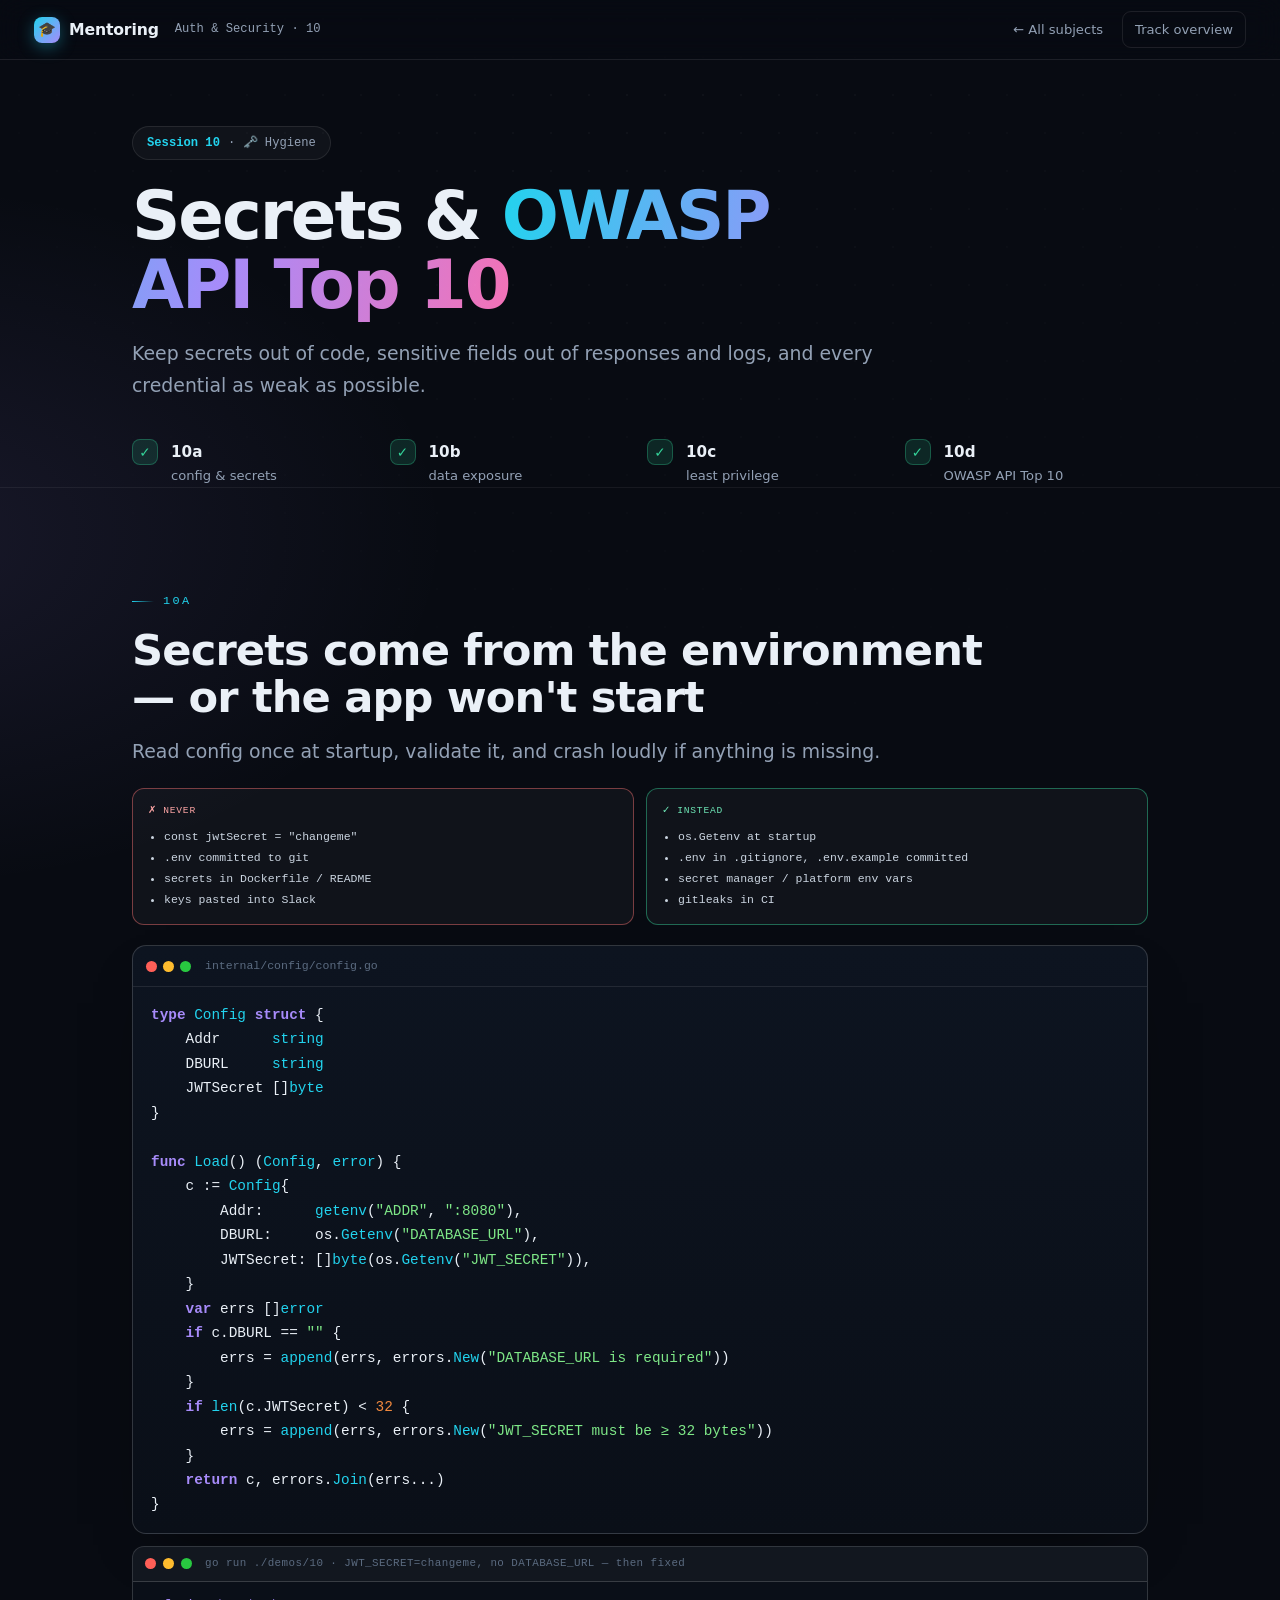
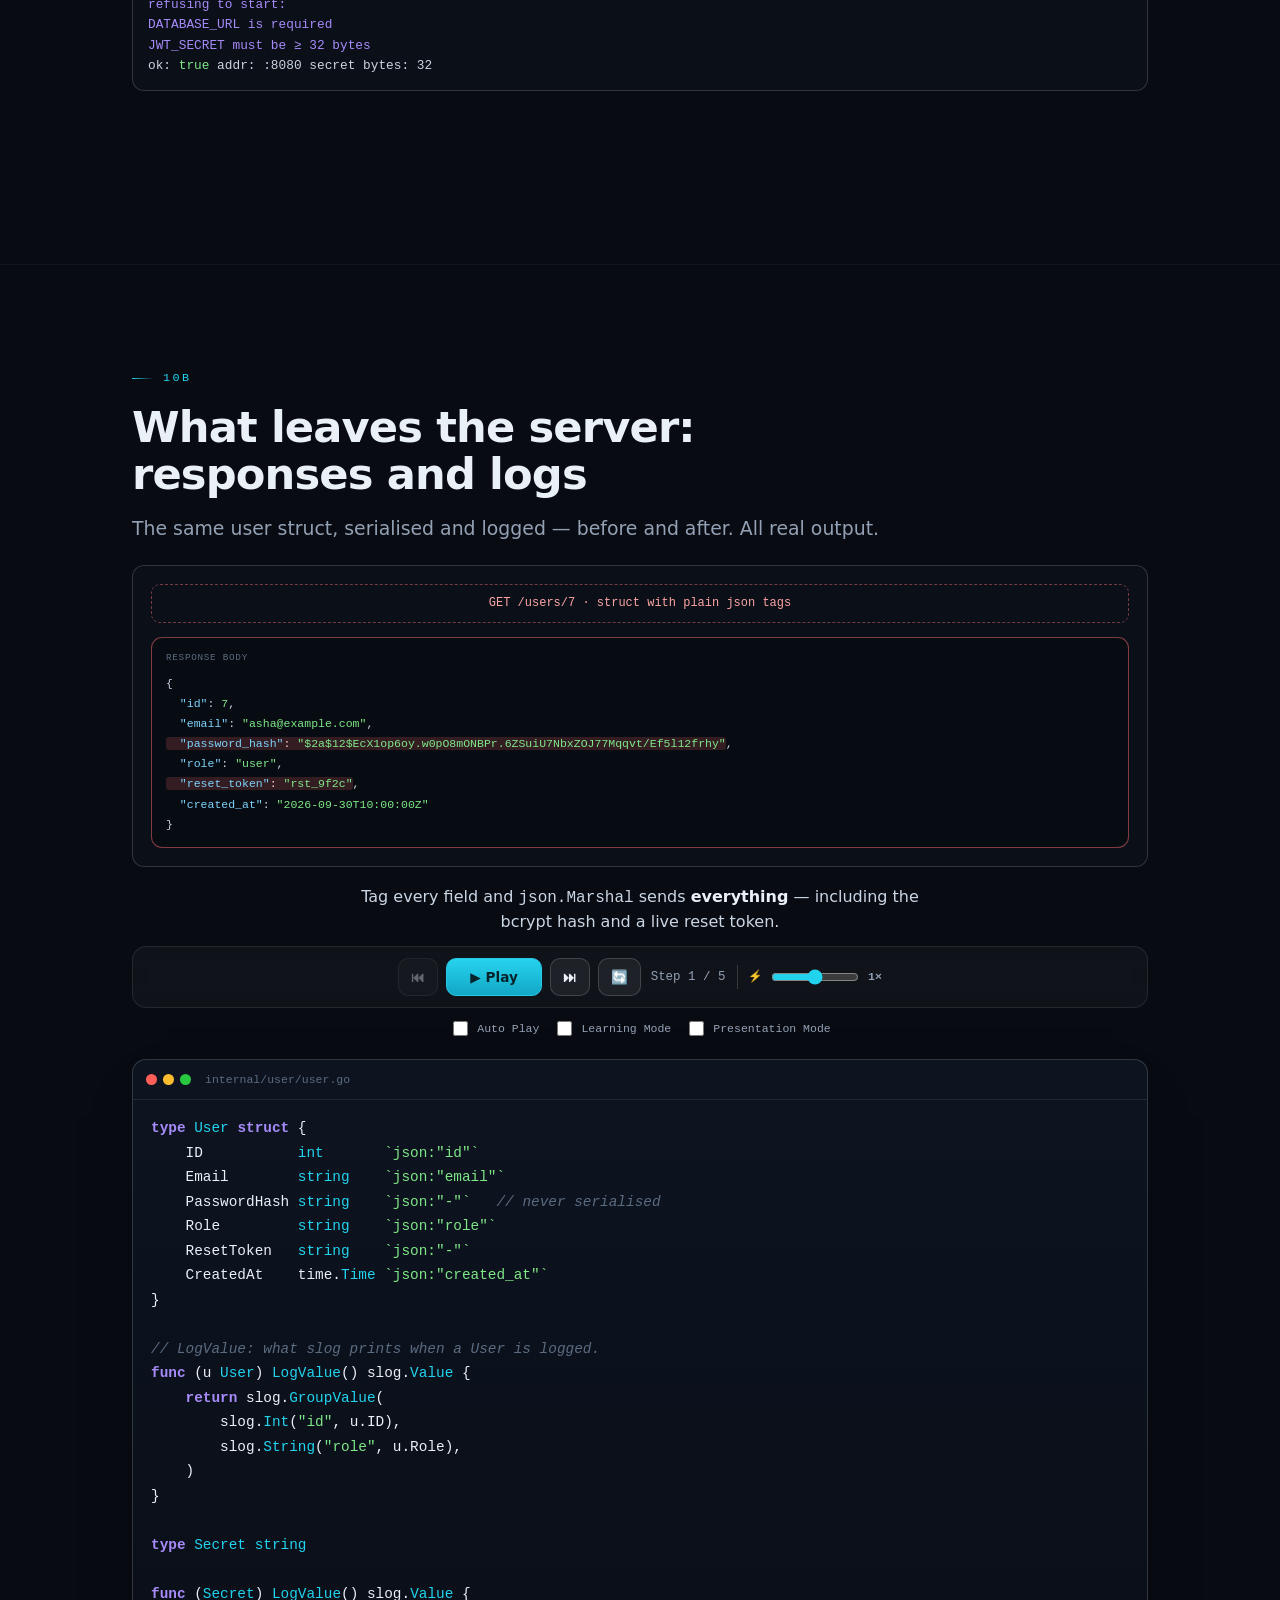
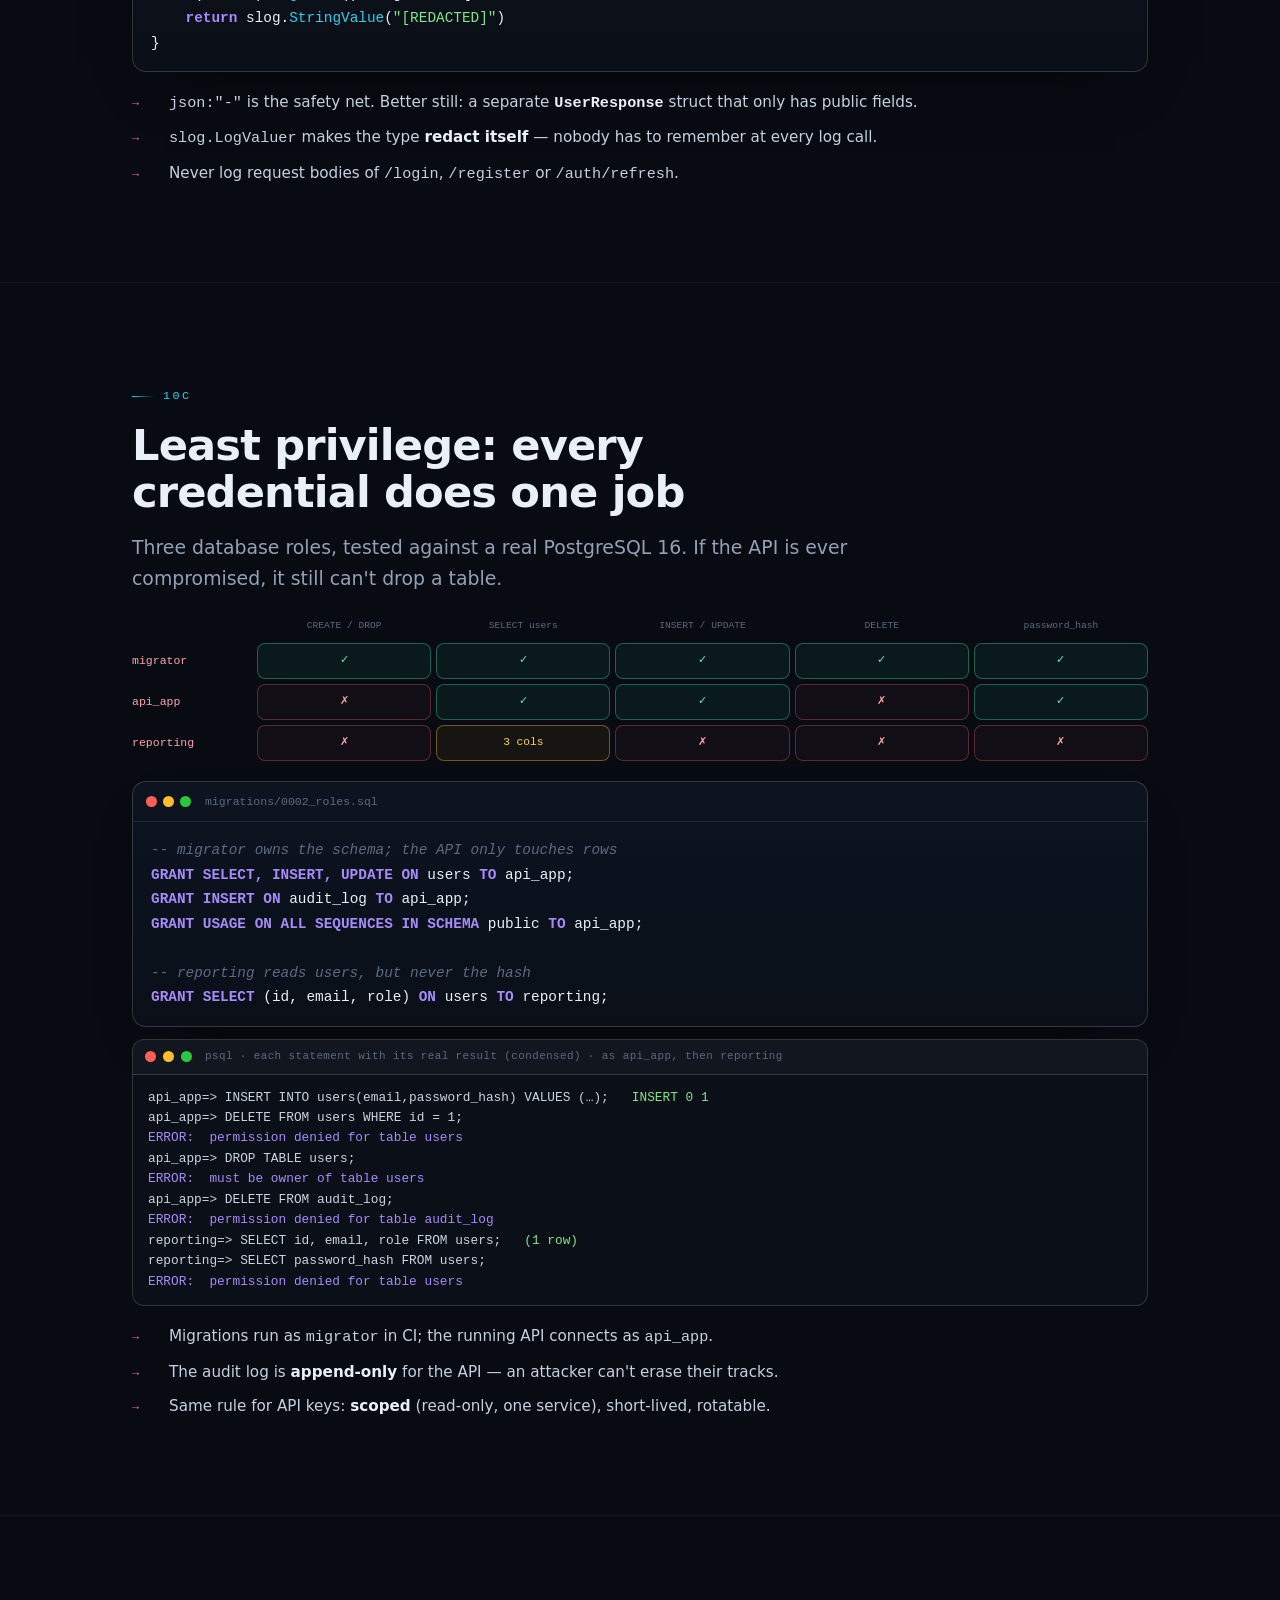
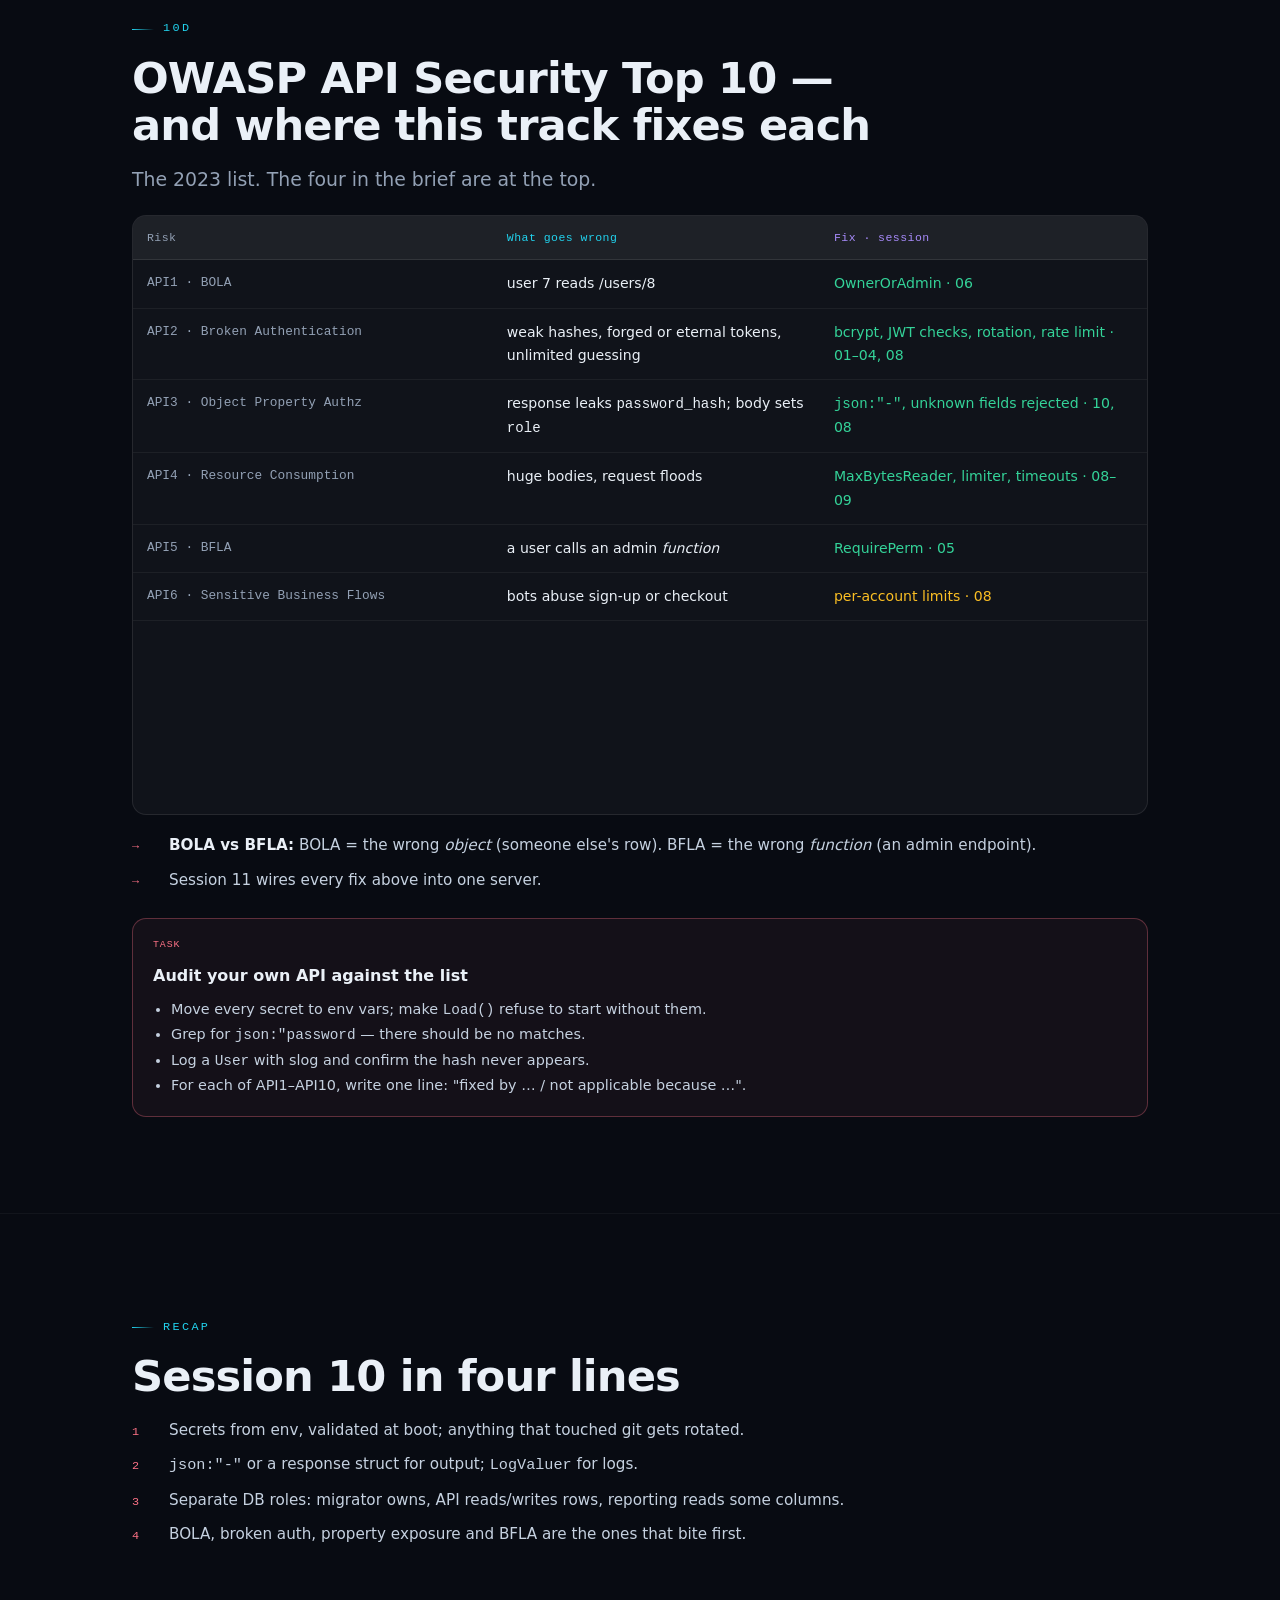
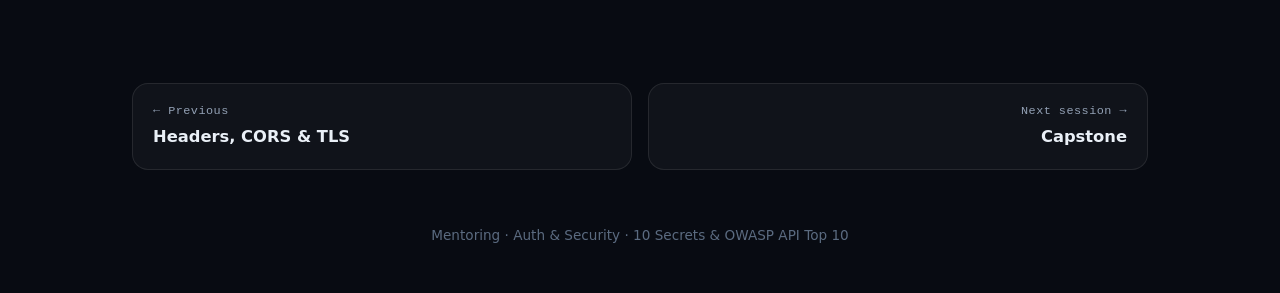
<file: auth-security/10-secrets-owasp.html>
<!doctype html>
<html lang="en">
<head>
<meta charset="utf-8">
<meta name="viewport" content="width=device-width, initial-scale=1">
<title>Auth &amp; Security · 10 Secrets &amp; OWASP API Top 10 — Lecture</title>
<link rel="stylesheet" href="../assets/styles.css">
<style>
  section .lead{max-width:66ch}
  /* overflow guards */
  .split>*{min-width:0} .sql,.term{max-width:100%} .sql pre,.term pre{overflow-x:auto} pre.sql{overflow-x:auto}
  .cmptable{overflow-x:auto} .cmphead,.cmprow{min-width:430px}
  .callout p,.bi .bt,.task li{overflow-wrap:anywhere}

  .bl{display:flex;flex-direction:column;gap:10px;margin-top:18px}
  .bi{display:grid;grid-template-columns:26px minmax(0,1fr);gap:11px;align-items:baseline}
  .bi .bm{color:#FB7185;font-family:var(--mono);font-size:.74rem}
  .bi .bt{font-size:.95rem;color:#c5d1e0;line-height:1.6}
  .bi .bt b{color:var(--text)}
  .bi.no .bm{color:var(--bad)} .bi.ok .bm{color:var(--ok)}

  .task{border:1px solid rgba(251,113,133,.32);border-radius:14px;background:rgba(251,113,133,.05);padding:18px 20px;margin-top:26px}
  .task .tl{font-family:var(--mono);font-size:.62rem;letter-spacing:.09em;color:#FB7185;display:block;margin-bottom:9px}
  .task h4{margin:0 0 8px;font-size:1rem}
  .task ul{margin:0;padding-left:18px;font-size:.9rem;color:#c5d1e0;line-height:1.7}

  .code{margin-top:20px}
  .stg{background:#0a0f18;border:1px solid var(--border-2);border-radius:12px;padding:18px;min-height:300px}
  .vq{text-align:center;font-family:var(--mono);font-size:.75rem;color:#FDA4AF;border:1px dashed rgba(251,113,133,.45);border-radius:9px;padding:9px 11px;margin-bottom:14px}
  .vq.ok{border-color:rgba(52,211,153,.45);color:#6ee7b7} .vq.bad{border-color:rgba(248,113,113,.45);color:#fca5a5}
  .vn{text-align:center;font-family:var(--mono);font-size:.7rem;letter-spacing:.05em;margin-top:14px;color:var(--faint)}
  .vn.green{color:var(--ok)} .vn.red{color:var(--bad)} .vn.acc{color:#FDA4AF}

  /* 10a where secrets live */
  .where{display:grid;grid-template-columns:1fr 1fr;gap:12px;margin-top:20px}
  @media (max-width:700px){.where{grid-template-columns:1fr}}
  .wc{border:1px solid var(--border-2);border-radius:12px;background:var(--panel);padding:14px 15px}
  .wc.no{border-color:rgba(248,113,113,.45)} .wc.ok{border-color:rgba(52,211,153,.45)}
  .wc .pl{font-family:var(--mono);font-size:.6rem;letter-spacing:.08em;display:block;margin-bottom:9px}
  .wc.no .pl{color:#fca5a5} .wc.ok .pl{color:#6ee7b7}
  .wc ul{margin:0;padding-left:16px;font-family:var(--mono);font-size:.72rem;color:#cbd5e1;line-height:1.8}

  /* 10b json panes */
  .jp{border:1px solid var(--border-2);border-radius:11px;background:#070b12;padding:12px 14px}
  .jp .pl{font-family:var(--mono);font-size:.58rem;letter-spacing:.08em;color:var(--faint);display:block;margin-bottom:8px}
  .jp pre{margin:0;font-family:var(--mono);font-size:.72rem;line-height:1.75;color:#cbd5e1;white-space:pre-wrap;overflow-wrap:anywhere}
  .jp pre .lk{background:rgba(248,113,113,.18);color:#fecaca;border-radius:3px}
  .jp pre .gone{text-decoration:line-through;opacity:.35}
  .jp pre .gd{background:rgba(52,211,153,.15);color:#a7f3d0;border-radius:3px}
  .jp pre .t{color:#7DD3FC} .jp pre .s{color:#7ee787} .jp pre .c{color:var(--faint)}
  .jp.no{border-color:rgba(248,113,113,.5)} .jp.ok{border-color:rgba(52,211,153,.5)}
  .two{display:grid;grid-template-columns:minmax(0,1fr) minmax(0,1fr);gap:10px}
  @media (max-width:700px){.two{grid-template-columns:1fr}}

  /* 10c role grid */
  .pg{overflow-x:auto;margin-top:20px}
  .pgg{display:grid;grid-template-columns:120px repeat(5,minmax(80px,1fr));gap:5px;min-width:560px}
  .pgh{font-family:var(--mono);font-size:.6rem;color:var(--faint);text-align:center;padding:4px 0}
  .pgr{font-family:var(--mono);font-size:.72rem;color:#FDA4AF;display:flex;align-items:center}
  .pc{height:36px;border-radius:8px;display:grid;place-items:center;font-family:var(--mono);font-size:.7rem;border:1px solid var(--border)}
  .pc.y{color:#6ee7b7;border-color:rgba(52,211,153,.4);background:rgba(52,211,153,.07)}
  .pc.n{color:#fca5a5;border-color:rgba(248,113,113,.3);background:rgba(248,113,113,.04)}
  .pc.p{color:#fcd34d;border-color:rgba(251,191,36,.4);background:rgba(251,191,36,.06)}
</style>
</head>
<body>
<div class="scrollbar" id="scrollbar"></div>
<nav class="top">
  <a class="logo" href="../index.html"><span class="g">🎓</span><span>Mentoring</span></a>
  <div class="crumb">Auth &amp; Security · 10</div>
  <div class="topnav"><a href="../index.html">← All subjects</a><a class="all" href="overview.html">Track overview</a></div>
</nav>

<header class="page-hero">
  <div class="container">
    <div class="kicker rv"><span class="n">Session 10</span> · 🗝️ Hygiene</div>
    <h1 class="rv d1">Secrets &amp; <span class="grad">OWASP API Top 10</span></h1>
    <p class="lead rv d2">Keep secrets out of code, sensitive fields out of responses and logs, and every credential as weak as possible.</p>
    <div class="outcomes">
      <div class="outcome rv d1"><span class="ck">✓</span><div><b>10a</b><span>config &amp; secrets</span></div></div>
      <div class="outcome rv d2"><span class="ck">✓</span><div><b>10b</b><span>data exposure</span></div></div>
      <div class="outcome rv d3"><span class="ck">✓</span><div><b>10c</b><span>least privilege</span></div></div>
      <div class="outcome rv d4"><span class="ck">✓</span><div><b>10d</b><span>OWASP API Top 10</span></div></div>
    </div>
  </div>
</header>

<section id="a">
  <div class="container">
    <p class="eyebrow rv">10a</p>
    <h2 class="rv">Secrets come from the environment — or the app won't start</h2>
    <p class="lead rv d1">Read config once at startup, validate it, and crash loudly if anything is missing.</p>

    <div class="where rv d1">
      <div class="wc no"><span class="pl">✗ NEVER</span><ul>
        <li>const jwtSecret = "changeme"</li>
        <li>.env committed to git</li>
        <li>secrets in Dockerfile / README</li>
        <li>keys pasted into Slack</li>
      </ul></div>
      <div class="wc ok"><span class="pl">✓ INSTEAD</span><ul>
        <li>os.Getenv at startup</li>
        <li>.env in .gitignore, .env.example committed</li>
        <li>secret manager / platform env vars</li>
        <li>gitleaks in CI</li>
      </ul></div>
    </div>

    <div class="sql rv d1 code">
      <div class="bar"><i class="r"></i><i class="y"></i><i class="gg"></i><span>internal/config/config.go</span></div>
<pre><span class="k">type</span> <span class="fn">Config</span> <span class="k">struct</span> {
    Addr      <span class="fn">string</span>
    DBURL     <span class="fn">string</span>
    JWTSecret []<span class="fn">byte</span>
}

<span class="k">func</span> <span class="fn">Load</span>() (<span class="fn">Config</span>, <span class="fn">error</span>) {
    c := <span class="fn">Config</span>{
        Addr:      <span class="fn">getenv</span>(<span class="str">"ADDR"</span>, <span class="str">":8080"</span>),
        DBURL:     os.<span class="fn">Getenv</span>(<span class="str">"DATABASE_URL"</span>),
        JWTSecret: []<span class="fn">byte</span>(os.<span class="fn">Getenv</span>(<span class="str">"JWT_SECRET"</span>)),
    }
    <span class="k">var</span> errs []<span class="fn">error</span>
    <span class="k">if</span> c.DBURL == <span class="str">""</span> {
        errs = <span class="fn">append</span>(errs, errors.<span class="fn">New</span>(<span class="str">"DATABASE_URL is required"</span>))
    }
    <span class="k">if</span> <span class="fn">len</span>(c.JWTSecret) &lt; <span class="num">32</span> {
        errs = <span class="fn">append</span>(errs, errors.<span class="fn">New</span>(<span class="str">"JWT_SECRET must be ≥ 32 bytes"</span>))
    }
    <span class="k">return</span> c, errors.<span class="fn">Join</span>(errs...)
}</pre>
    </div>

    <div class="term rv d1">
      <div class="tbar"><i class="r"></i><i class="y"></i><i class="gg"></i><span>go run ./demos/10 · JWT_SECRET=changeme, no DATABASE_URL — then fixed</span></div>
<pre><span class="out"><span class="em">refusing to start:
DATABASE_URL is required
JWT_SECRET must be ≥ 32 bytes</span>
ok: <span class="hi">true</span> addr: :8080 secret bytes: 32</span></pre>
    </div>

    <div class="bl rv d1">
      <div class="bi"><span class="bm">→</span><span class="bt"><b>Fail at boot, not at the first request.</b> A missing secret should never become a running server.</span></div>
      <div class="bi"><span class="bm">→</span><span class="bt">A secret that ever reached git is <b>leaked</b> — deleting the file keeps it in history. Rotate it.</span></div>
    </div>
  </div>
</section>

<section id="b">
  <div class="container">
    <p class="eyebrow rv">10b</p>
    <h2 class="rv">What leaves the server: responses and logs</h2>
    <p class="lead rv d1">The same user struct, serialised and logged — before and after. All real output.</p>

    <div class="rv d1" id="eViz" style="margin-top:20px">
      <div class="stg" id="eStage"></div>
      <div class="av-explain"></div>
      <div class="av-bar"></div>
    </div>

    <div class="sql rv d1 code">
      <div class="bar"><i class="r"></i><i class="y"></i><i class="gg"></i><span>internal/user/user.go</span></div>
<pre><span class="k">type</span> <span class="fn">User</span> <span class="k">struct</span> {
    ID           <span class="fn">int</span>       <span class="str">`json:"id"`</span>
    Email        <span class="fn">string</span>    <span class="str">`json:"email"`</span>
    PasswordHash <span class="fn">string</span>    <span class="str">`json:"-"`</span>   <span class="com">// never serialised</span>
    Role         <span class="fn">string</span>    <span class="str">`json:"role"`</span>
    ResetToken   <span class="fn">string</span>    <span class="str">`json:"-"`</span>
    CreatedAt    time.<span class="fn">Time</span> <span class="str">`json:"created_at"`</span>
}

<span class="com">// LogValue: what slog prints when a User is logged.</span>
<span class="k">func</span> (u <span class="fn">User</span>) <span class="fn">LogValue</span>() slog.<span class="fn">Value</span> {
    <span class="k">return</span> slog.<span class="fn">GroupValue</span>(
        slog.<span class="fn">Int</span>(<span class="str">"id"</span>, u.ID),
        slog.<span class="fn">String</span>(<span class="str">"role"</span>, u.Role),
    )
}

<span class="k">type</span> <span class="fn">Secret</span> <span class="fn">string</span>

<span class="k">func</span> (<span class="fn">Secret</span>) <span class="fn">LogValue</span>() slog.<span class="fn">Value</span> {
    <span class="k">return</span> slog.<span class="fn">StringValue</span>(<span class="str">"[REDACTED]"</span>)
}</pre>
    </div>

    <div class="bl rv d1">
      <div class="bi"><span class="bm">→</span><span class="bt"><code>json:"-"</code> is the safety net. Better still: a separate <b><code>UserResponse</code></b> struct that only has public fields.</span></div>
      <div class="bi"><span class="bm">→</span><span class="bt"><code>slog.LogValuer</code> makes the type <b>redact itself</b> — nobody has to remember at every log call.</span></div>
      <div class="bi"><span class="bm">→</span><span class="bt">Never log request bodies of <code>/login</code>, <code>/register</code> or <code>/auth/refresh</code>.</span></div>
    </div>
  </div>
</section>

<section id="c">
  <div class="container">
    <p class="eyebrow rv">10c</p>
    <h2 class="rv">Least privilege: every credential does one job</h2>
    <p class="lead rv d1">Three database roles, tested against a real PostgreSQL 16. If the API is ever compromised, it still can't drop a table.</p>

    <div class="pg rv d1">
      <div class="pgg">
        <div></div><div class="pgh">CREATE / DROP</div><div class="pgh">SELECT users</div><div class="pgh">INSERT / UPDATE</div><div class="pgh">DELETE</div><div class="pgh">password_hash</div>
        <div class="pgr">migrator</div><div class="pc y">✓</div><div class="pc y">✓</div><div class="pc y">✓</div><div class="pc y">✓</div><div class="pc y">✓</div>
        <div class="pgr">api_app</div><div class="pc n">✗</div><div class="pc y">✓</div><div class="pc y">✓</div><div class="pc n">✗</div><div class="pc y">✓</div>
        <div class="pgr">reporting</div><div class="pc n">✗</div><div class="pc p">3 cols</div><div class="pc n">✗</div><div class="pc n">✗</div><div class="pc n">✗</div>
      </div>
    </div>

    <div class="sql rv d1 code">
      <div class="bar"><i class="r"></i><i class="y"></i><i class="gg"></i><span>migrations/0002_roles.sql</span></div>
<pre><span class="com">-- migrator owns the schema; the API only touches rows</span>
<span class="k">GRANT SELECT, INSERT, UPDATE ON</span> users <span class="k">TO</span> api_app;
<span class="k">GRANT INSERT ON</span> audit_log <span class="k">TO</span> api_app;
<span class="k">GRANT USAGE ON ALL SEQUENCES IN SCHEMA</span> public <span class="k">TO</span> api_app;

<span class="com">-- reporting reads users, but never the hash</span>
<span class="k">GRANT SELECT</span> (id, email, role) <span class="k">ON</span> users <span class="k">TO</span> reporting;</pre>
    </div>

    <div class="term rv d1">
      <div class="tbar"><i class="r"></i><i class="y"></i><i class="gg"></i><span>psql · each statement with its real result (condensed) · as api_app, then reporting</span></div>
<pre><span class="out">api_app=&gt; INSERT INTO users(email,password_hash) VALUES (…);   <span class="hi">INSERT 0 1</span>
api_app=&gt; DELETE FROM users WHERE id = 1;
<span class="em">ERROR:  permission denied for table users</span>
api_app=&gt; DROP TABLE users;
<span class="em">ERROR:  must be owner of table users</span>
api_app=&gt; DELETE FROM audit_log;
<span class="em">ERROR:  permission denied for table audit_log</span>
reporting=&gt; SELECT id, email, role FROM users;   <span class="hi">(1 row)</span>
reporting=&gt; SELECT password_hash FROM users;
<span class="em">ERROR:  permission denied for table users</span></span></pre>
    </div>

    <div class="bl rv d1">
      <div class="bi"><span class="bm">→</span><span class="bt">Migrations run as <code>migrator</code> in CI; the running API connects as <code>api_app</code>.</span></div>
      <div class="bi"><span class="bm">→</span><span class="bt">The audit log is <b>append-only</b> for the API — an attacker can't erase their tracks.</span></div>
      <div class="bi"><span class="bm">→</span><span class="bt">Same rule for API keys: <b>scoped</b> (read-only, one service), short-lived, rotatable.</span></div>
    </div>
  </div>
</section>

<section id="d">
  <div class="container">
    <p class="eyebrow rv">10d</p>
    <h2 class="rv">OWASP API Security Top 10 — and where this track fixes each</h2>
    <p class="lead rv d1">The 2023 list. The four in the brief are at the top.</p>

    <div class="rv d1" style="margin-top:20px" data-run="compare">
      <div class="cmptable">
        <div class="cmphead"><div>Risk</div><div class="h-v">What goes wrong</div><div class="h-mv">Fix · session</div></div>
        <div class="cmprow" data-cr><div class="attr">API1 · BOLA</div><div>user 7 reads /users/8</div><div class="good">OwnerOrAdmin · 06</div></div>
        <div class="cmprow" data-cr><div class="attr">API2 · Broken Authentication</div><div>weak hashes, forged or eternal tokens, unlimited guessing</div><div class="good">bcrypt, JWT checks, rotation, rate limit · 01–04, 08</div></div>
        <div class="cmprow" data-cr><div class="attr">API3 · Object Property Authz</div><div>response leaks <code>password_hash</code>; body sets <code>role</code></div><div class="good"><code>json:"-"</code>, unknown fields rejected · 10, 08</div></div>
        <div class="cmprow" data-cr><div class="attr">API4 · Resource Consumption</div><div>huge bodies, request floods</div><div class="good">MaxBytesReader, limiter, timeouts · 08–09</div></div>
        <div class="cmprow" data-cr><div class="attr">API5 · BFLA</div><div>a user calls an admin <i>function</i></div><div class="good">RequirePerm · 05</div></div>
        <div class="cmprow" data-cr><div class="attr">API6 · Sensitive Business Flows</div><div>bots abuse sign-up or checkout</div><div class="warn">per-account limits · 08</div></div>
        <div class="cmprow" data-cr><div class="attr">API7 · SSRF</div><div>server fetches a URL the user supplied</div><div class="warn">allowlist hosts before fetching</div></div>
        <div class="cmprow" data-cr><div class="attr">API8 · Security Misconfiguration</div><div>open CORS, missing headers, no TLS</div><div class="good">CORS, headers, TLS · 09</div></div>
        <div class="cmprow" data-cr><div class="attr">API9 · Inventory Management</div><div>forgotten <code>/v1</code> or debug routes</div><div class="warn">list every route; remove old ones</div></div>
        <div class="cmprow" data-cr><div class="attr">API10 · Unsafe API Consumption</div><div>trusting a third-party API's data</div><div class="warn">validate it like user input · 08</div></div>
      </div>
    </div>

    <div class="bl rv d1">
      <div class="bi"><span class="bm">→</span><span class="bt"><b>BOLA vs BFLA:</b> BOLA = the wrong <i>object</i> (someone else's row). BFLA = the wrong <i>function</i> (an admin endpoint).</span></div>
      <div class="bi"><span class="bm">→</span><span class="bt">Session 11 wires every fix above into one server.</span></div>
    </div>

    <div class="task rv d1">
      <span class="tl">TASK</span>
      <h4>Audit your own API against the list</h4>
      <ul>
        <li>Move every secret to env vars; make <code>Load()</code> refuse to start without them.</li>
        <li>Grep for <code>json:"password</code> — there should be no matches.</li>
        <li>Log a <code>User</code> with slog and confirm the hash never appears.</li>
        <li>For each of API1–API10, write one line: "fixed by … / not applicable because …".</li>
      </ul>
    </div>
  </div>
</section>

<section id="recap" style="border-bottom:none">
  <div class="container">
    <p class="eyebrow rv">Recap</p>
    <h2 class="rv">Session 10 in four lines</h2>
    <div class="bl rv d1">
      <div class="bi"><span class="bm">1</span><span class="bt">Secrets from env, validated at boot; anything that touched git gets rotated.</span></div>
      <div class="bi"><span class="bm">2</span><span class="bt"><code>json:"-"</code> or a response struct for output; <code>LogValuer</code> for logs.</span></div>
      <div class="bi"><span class="bm">3</span><span class="bt">Separate DB roles: migrator owns, API reads/writes rows, reporting reads some columns.</span></div>
      <div class="bi"><span class="bm">4</span><span class="bt">BOLA, broken auth, property exposure and BFLA are the ones that bite first.</span></div>
    </div>
  </div>
</section>

<footer class="pager">
  <a class="prev" href="09-headers-cors-tls.html"><span class="dir">← Previous</span><b>Headers, CORS &amp; TLS</b></a>
  <a class="next" href="11-capstone.html"><span class="dir">Next session →</span><b>Capstone</b></a>
</footer>
<div class="footer">Mentoring · Auth &amp; Security · 10 Secrets &amp; OWASP API Top 10</div>
<script src="../assets/app.js"></script>
<script>
function mkAlgo(vizId, stageId, frames, render){
  var root=document.getElementById(vizId);
  if(!root || !window.AlgoViz) return;
  var stage=document.getElementById(stageId);
  AlgoViz(root, frames.map(function(fr){
    return { explain: fr.explain, apply: function(){ render(stage, fr); } };
  }));
}

(function(){
  var HASH = "$2a$12$EcX1op6oy.w0pO8mONBPr.6ZSuiU7NbxZOJ77Mqqvt/Ef5l12frhy";
  function json(mode){
    // mode: "leak" | "strike" | "clean"
    var f = function(k,v,sens){
      var line = '  <span class="t">"'+k+'"</span>: <span class="s">'+v+'</span>';
      if(!sens) return line;
      if(mode==="leak") return '<span class="lk">'+line+'</span>';
      if(mode==="strike") return '<span class="gone">'+line+'</span>';
      return null;
    };
    var rows = [f("id","7"),f("email",'"asha@example.com"'),f("password_hash",'"'+HASH+'"',1),f("role",'"user"'),f("reset_token",'"rst_9f2c"',1),f("created_at",'"2026-09-30T10:00:00Z"')].filter(function(x){ return x!==null; });
    return '{\n'+rows.join(',\n')+'\n}';
  }
  var LOG_BAD = 'level=INFO msg="login ok" user="{ID:7 Email:asha@example.com <span class="lk">PasswordHash:'+HASH+'</span> Role:user <span class="lk">ResetToken:rst_9f2c</span> CreatedAt:2026-09-30 10:00:00 +0000 UTC}" <span class="lk">pw=s3cret-pass</span>';
  var LOG_OK = 'level=INFO msg="login ok" <span class="gd">user.id=7 user.role=user</span> <span class="gd">pw=[REDACTED]</span>';
  mkAlgo("eViz","eStage",[
    {q:"GET /users/7 · struct with plain json tags", qk:"bad", body:json("leak"), bk:"no",
     explain:"Tag every field and <code>json.Marshal</code> sends <b>everything</b> — including the bcrypt hash and a live reset token."},
    {q:"add json:\"-\" to the sensitive fields", body:json("strike"), bk:"",
     explain:"<code>json:\"-\"</code> tells the encoder to <b>skip the field entirely</b> — no key, no value."},
    {q:"GET /users/7 · after", qk:"ok", body:json("clean"), bk:"ok",
     explain:"<span class=\"ok\">4 fields out, 2 never leave the server.</span> The struct still carries the hash for <code>CheckPassword</code>."},
    {q:"slog.Info(\"login ok\", \"user\", u, \"pw\", pw) · before", qk:"bad", log:LOG_BAD, lk:"no",
     explain:"Logging the whole struct prints <b>every field</b> — and the plain password. Logs are copied to far more places than your database."},
    {q:"same call · User implements slog.LogValuer, pw is a Secret", qk:"ok", log:LOG_OK, lk:"ok",
     explain:"<span class=\"ok\">The types redact themselves.</span> Identical log call, safe output — no one has to remember."}
  ], function(stage, fr){
    var h = '<div class="vq '+(fr.qk||"")+'">'+fr.q+'</div>';
    if(fr.body) h += '<div class="jp '+fr.bk+'"><span class="pl">RESPONSE BODY</span><pre>'+fr.body+'</pre></div>';
    if(fr.log) h += '<div class="jp '+fr.lk+'"><span class="pl">STDOUT · slog TextHandler</span><pre>'+fr.log+'</pre></div>';
    stage.innerHTML = h;
  });
})();
</script>
</body>
</html>
</file>
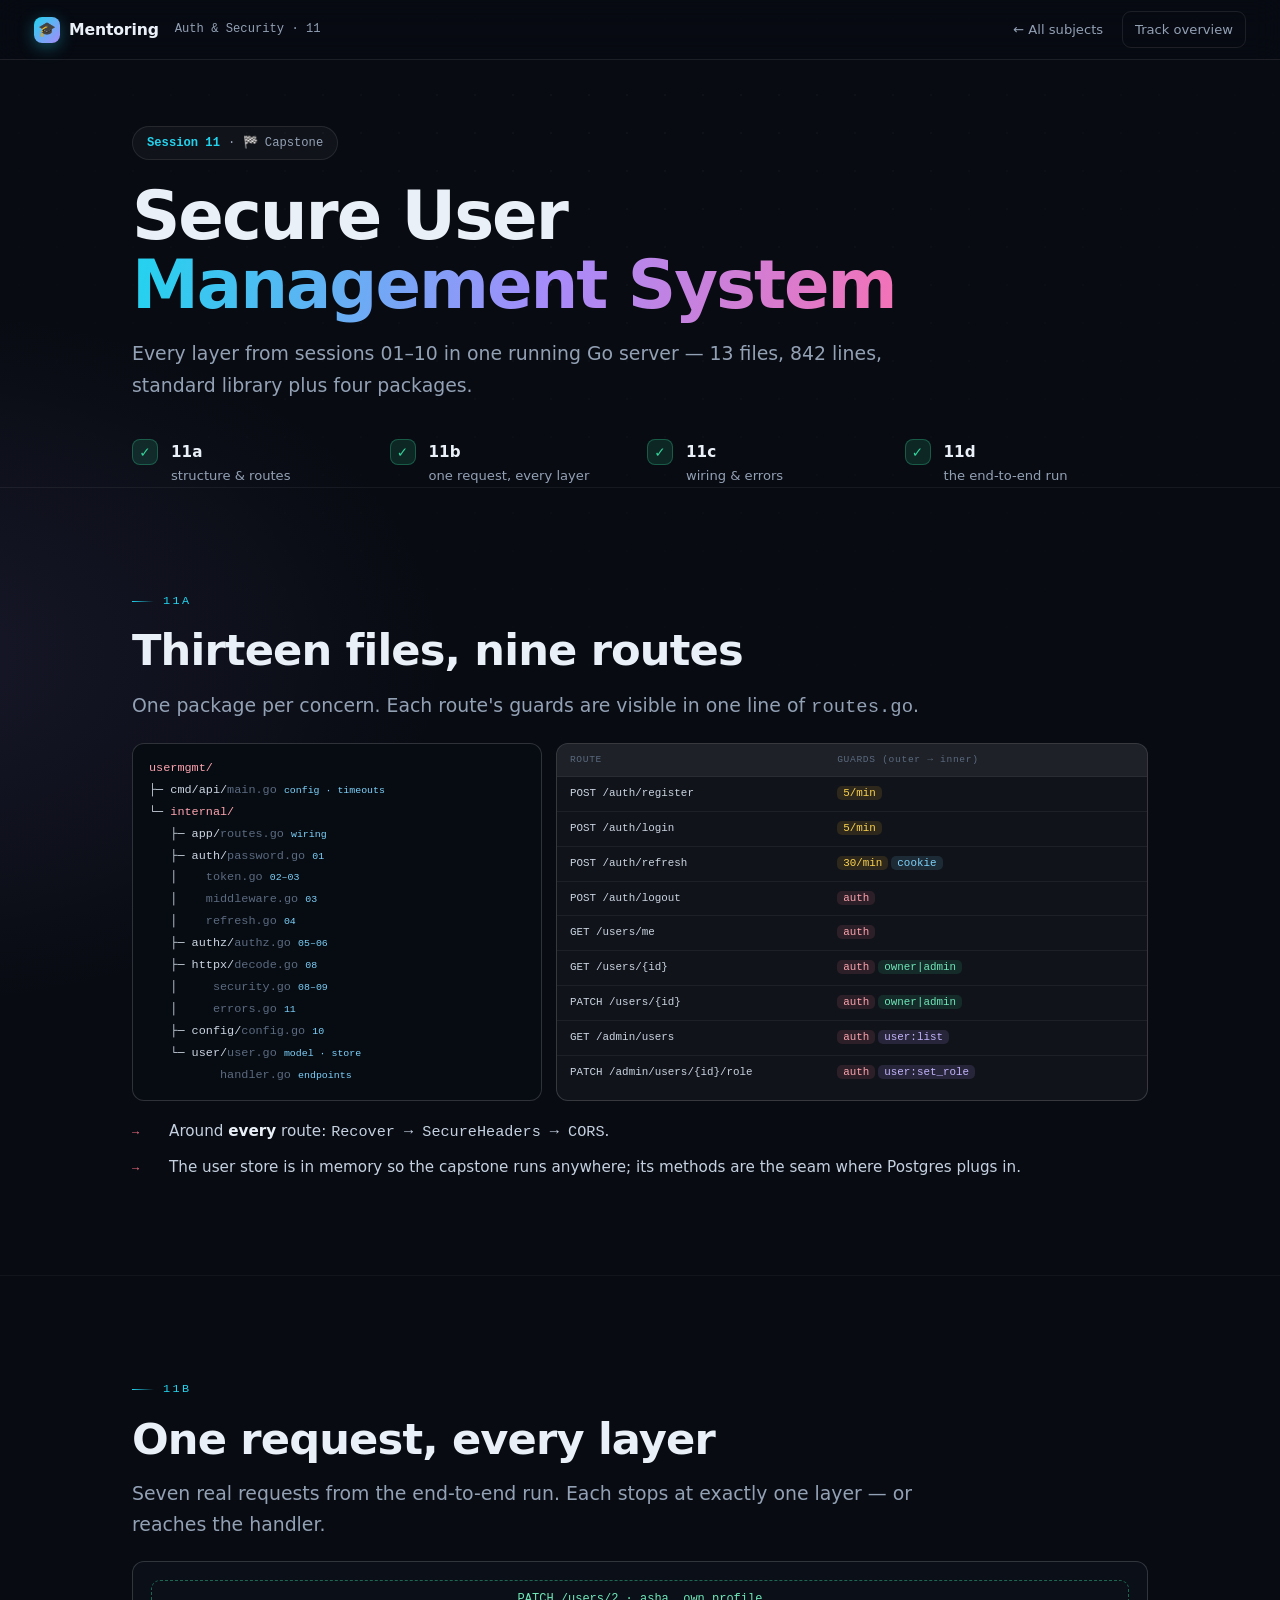
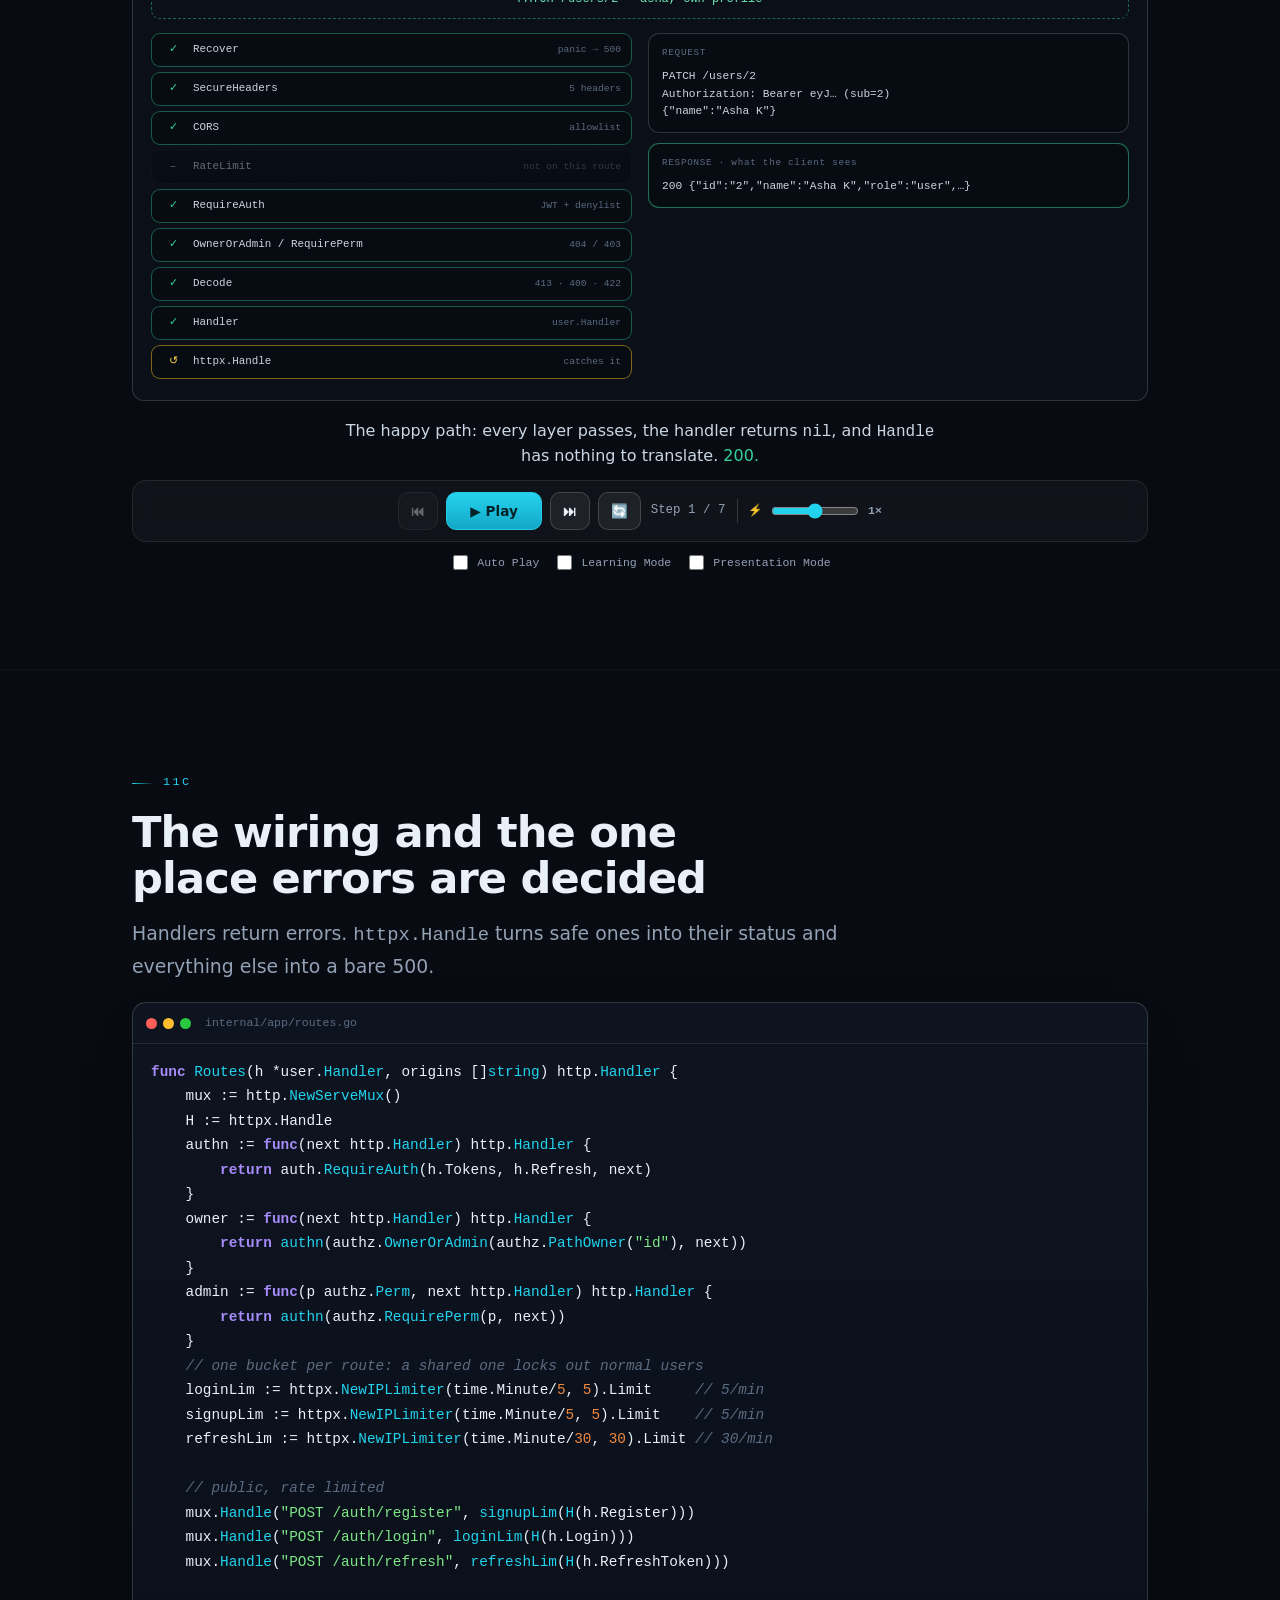
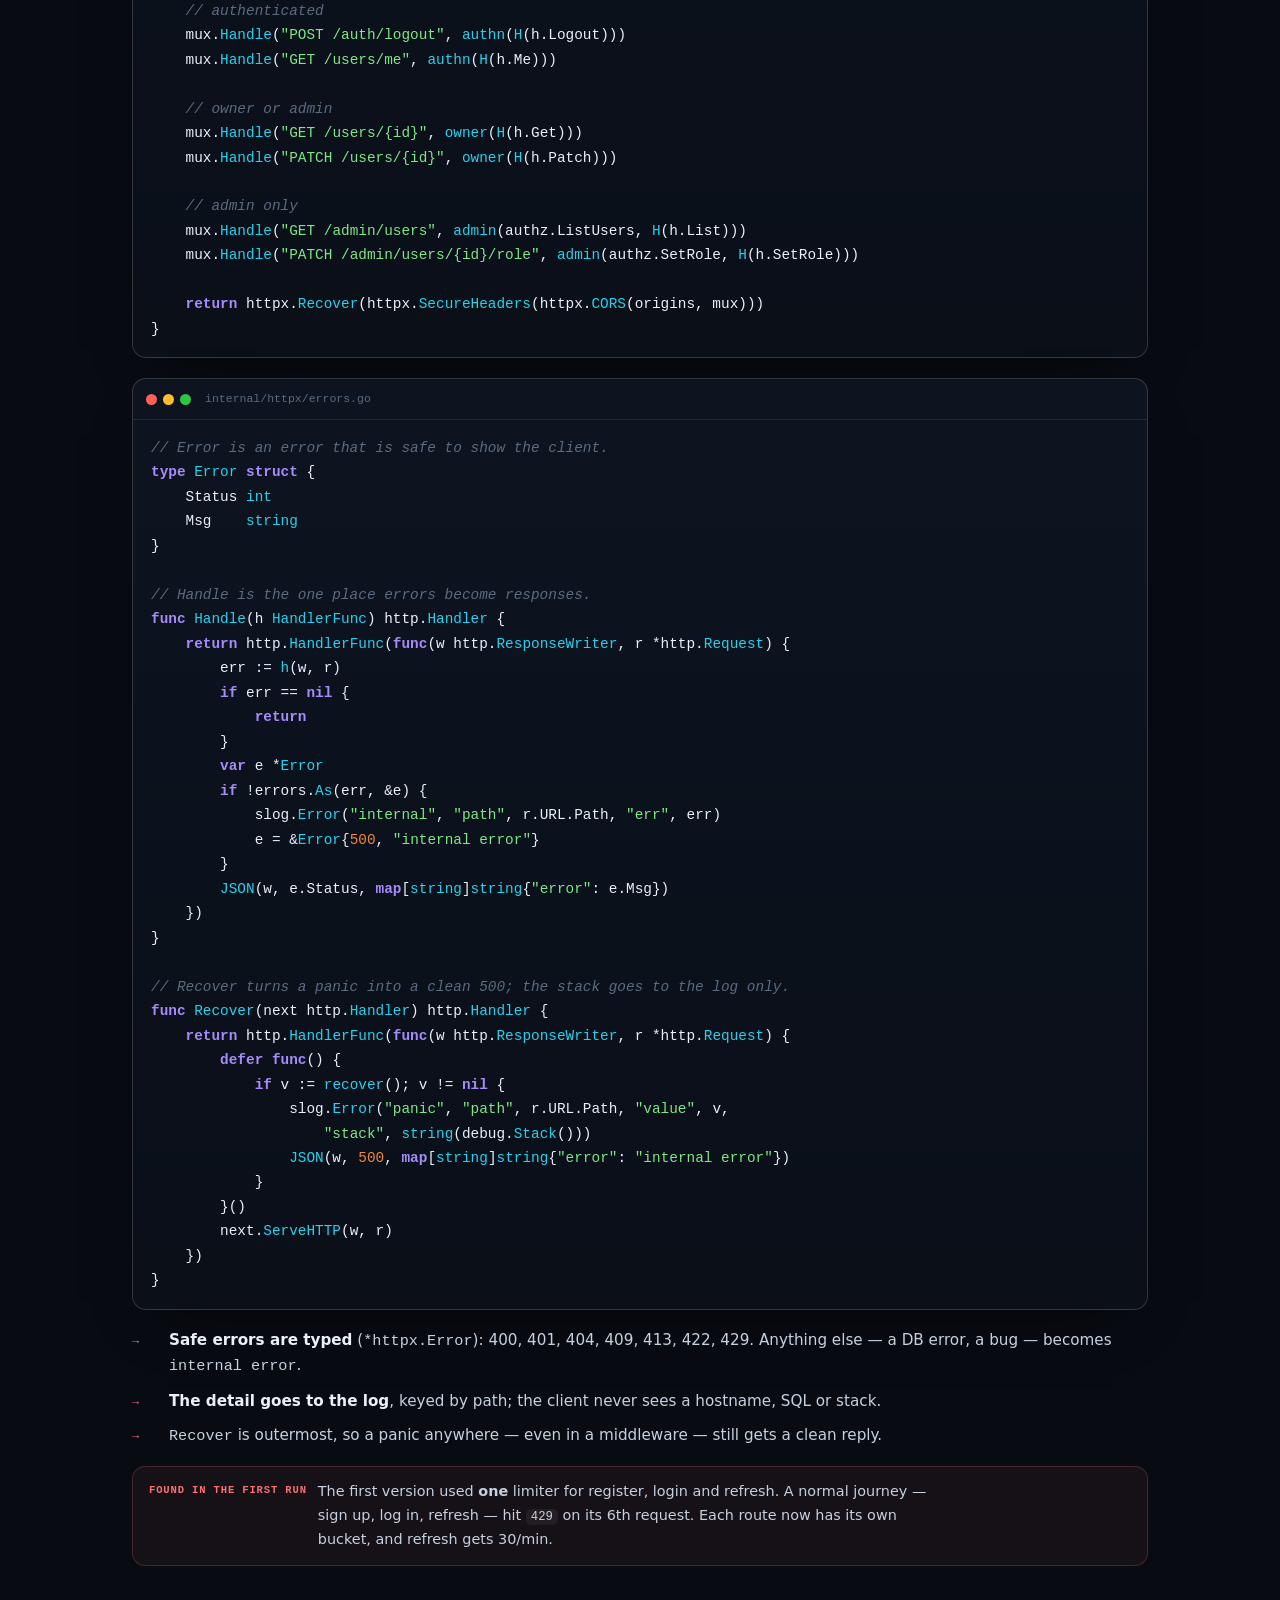
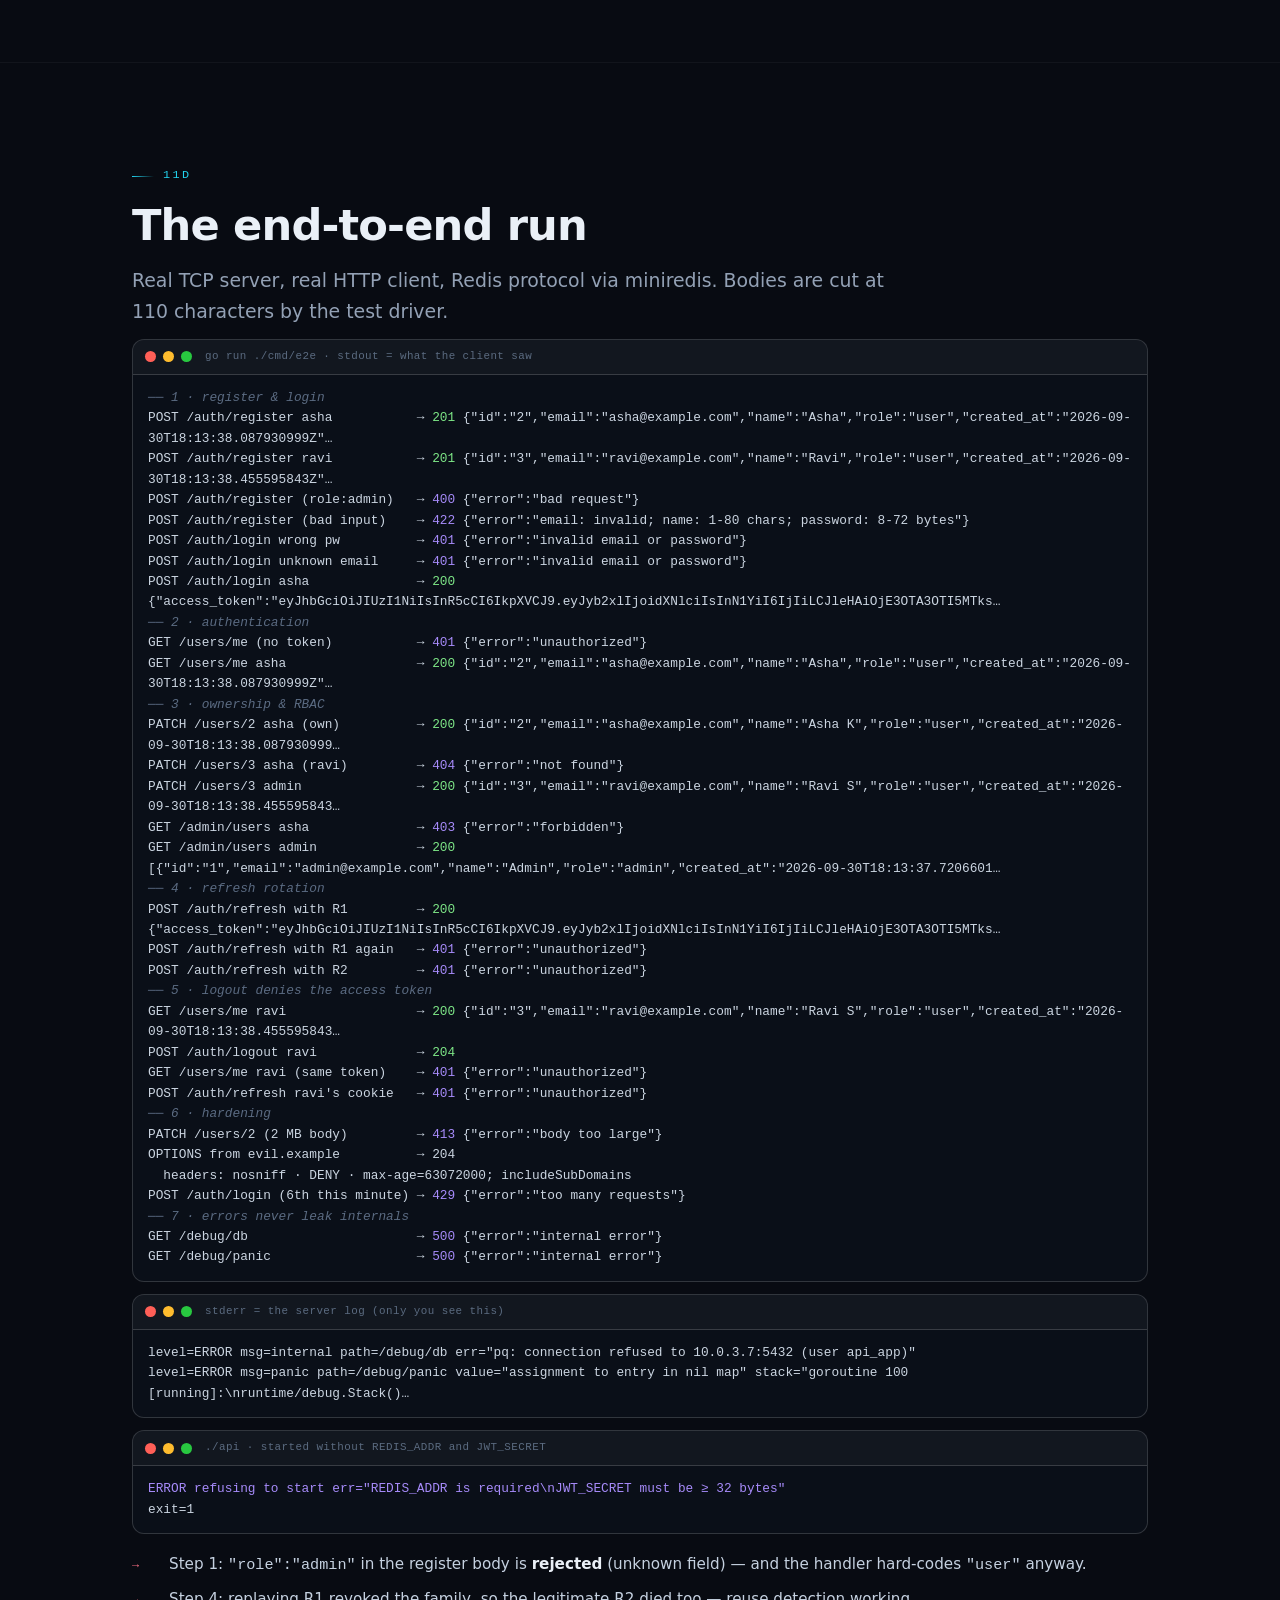
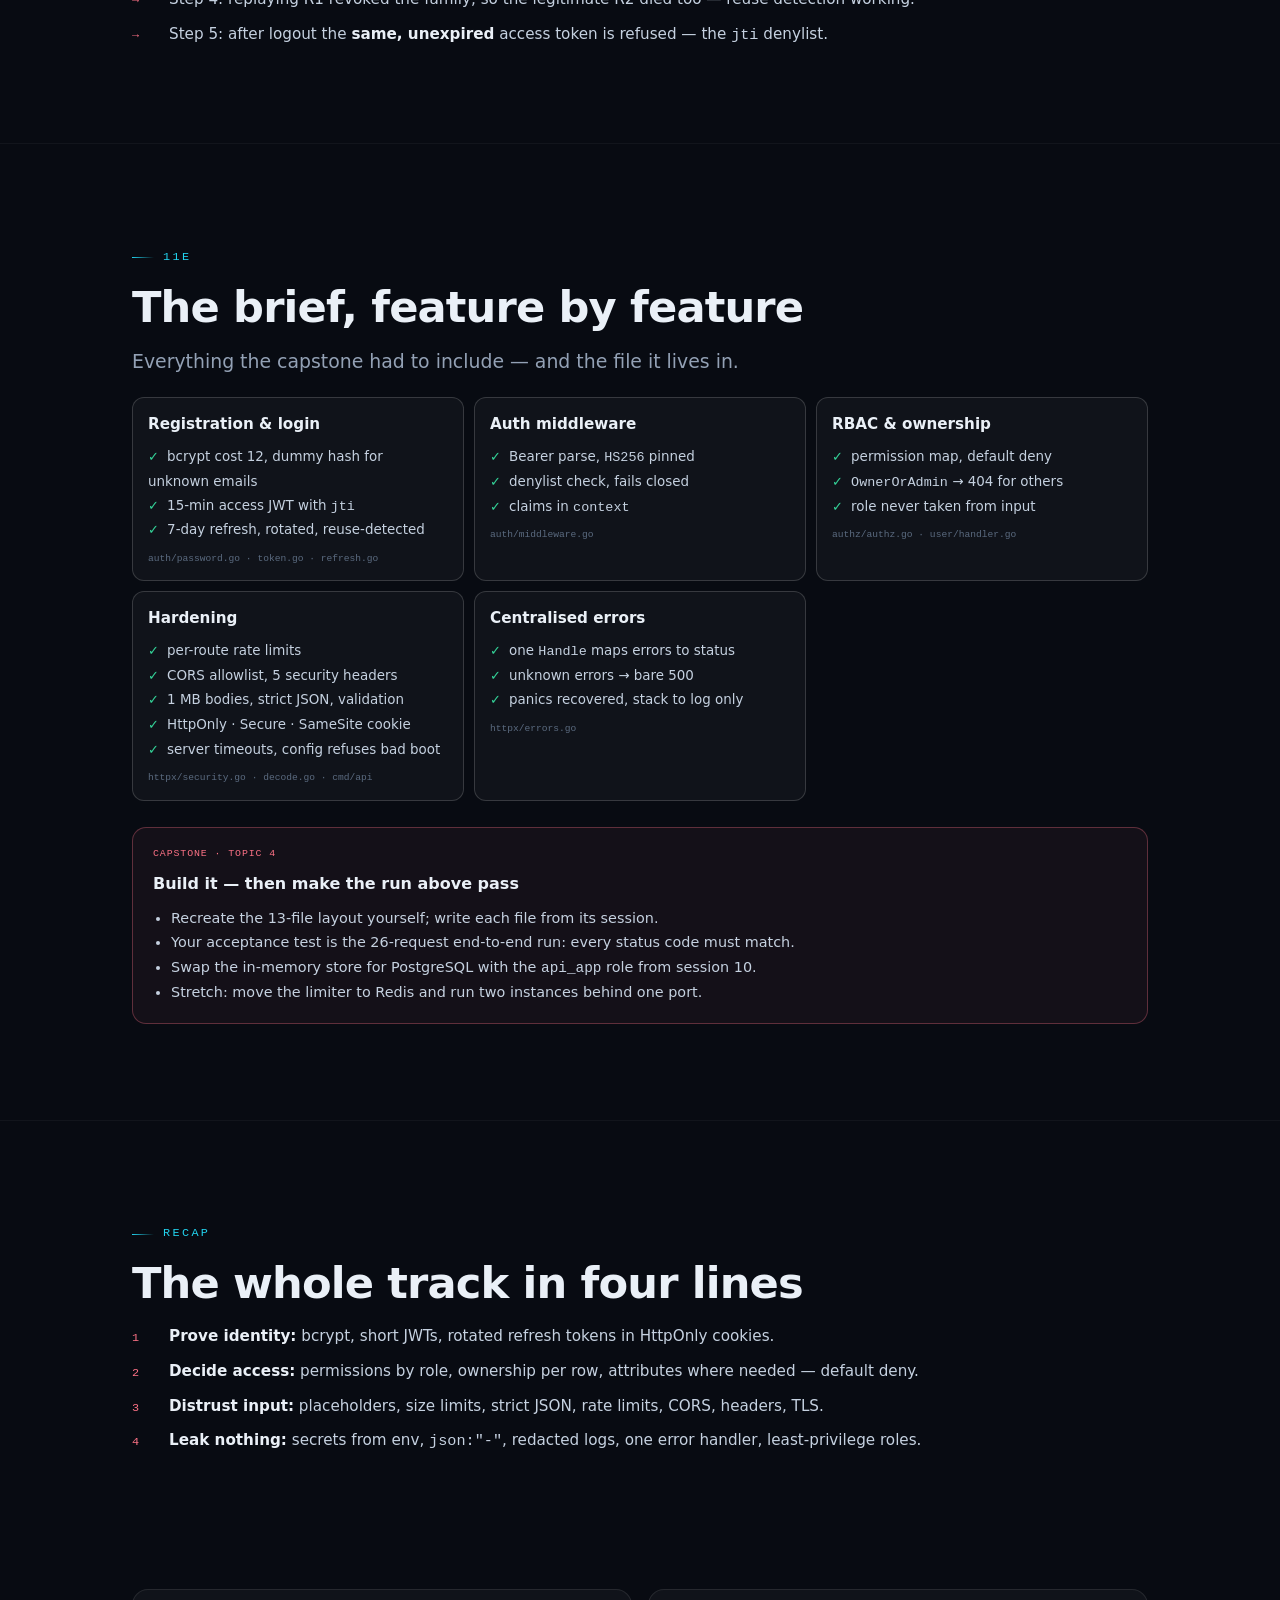
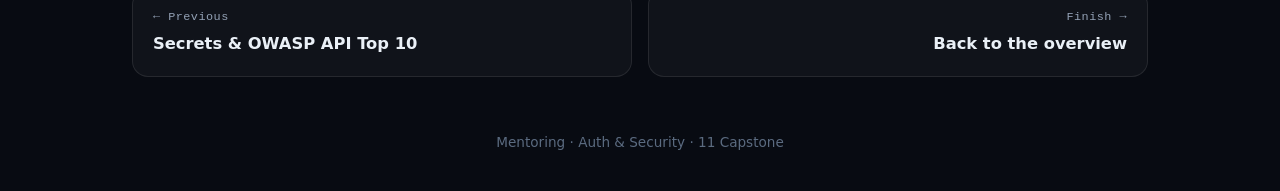
<file: auth-security/11-capstone.html>
<!doctype html>
<html lang="en">
<head>
<meta charset="utf-8">
<meta name="viewport" content="width=device-width, initial-scale=1">
<title>Auth &amp; Security · 11 Capstone: Secure User Management — Lecture</title>
<link rel="stylesheet" href="../assets/styles.css">
<style>
  section .lead{max-width:66ch}
  /* overflow guards */
  .split>*{min-width:0} .sql,.term{max-width:100%} .sql pre,.term pre{overflow-x:auto} pre.sql{overflow-x:auto}
  .cmptable{overflow-x:auto} .cmphead,.cmprow{min-width:430px}
  .callout p,.bi .bt,.task li{overflow-wrap:anywhere}

  .bl{display:flex;flex-direction:column;gap:10px;margin-top:18px}
  .bi{display:grid;grid-template-columns:26px minmax(0,1fr);gap:11px;align-items:baseline}
  .bi .bm{color:#FB7185;font-family:var(--mono);font-size:.74rem}
  .bi .bt{font-size:.95rem;color:#c5d1e0;line-height:1.6}
  .bi .bt b{color:var(--text)}
  .bi.no .bm{color:var(--bad)} .bi.ok .bm{color:var(--ok)}

  .task{border:1px solid rgba(251,113,133,.32);border-radius:14px;background:rgba(251,113,133,.05);padding:18px 20px;margin-top:26px}
  .task .tl{font-family:var(--mono);font-size:.62rem;letter-spacing:.09em;color:#FB7185;display:block;margin-bottom:9px}
  .task h4{margin:0 0 8px;font-size:1rem}
  .task ul{margin:0;padding-left:18px;font-size:.9rem;color:#c5d1e0;line-height:1.7}

  .code{margin-top:20px}
  .stg{background:#0a0f18;border:1px solid var(--border-2);border-radius:12px;padding:18px;min-height:440px}
  .vq{text-align:center;font-family:var(--mono);font-size:.75rem;color:#FDA4AF;border:1px dashed rgba(251,113,133,.45);border-radius:9px;padding:9px 11px;margin-bottom:14px}
  .vq.ok{border-color:rgba(52,211,153,.45);color:#6ee7b7} .vq.bad{border-color:rgba(248,113,113,.45);color:#fca5a5}

  /* 11a tree + routes */
  .sys{display:grid;grid-template-columns:minmax(0,.9fr) minmax(0,1.3fr);gap:14px;margin-top:20px}
  @media (max-width:800px){.sys{grid-template-columns:1fr}}
  .tree{border:1px solid var(--border-2);border-radius:12px;background:#070b12;padding:14px 16px;font-family:var(--mono);font-size:.74rem;line-height:1.85;color:#cbd5e1}
  .tree .d{color:#FDA4AF} .tree .c{color:var(--faint)} .tree .s{color:#7DD3FC;font-size:.62rem}
  .routes{border:1px solid var(--border-2);border-radius:12px;background:var(--panel);overflow-x:auto}
  .rt{display:grid;grid-template-columns:minmax(170px,1.3fr) minmax(170px,1.5fr);gap:10px;padding:8px 13px;border-bottom:1px solid rgba(255,255,255,.05);font-family:var(--mono);font-size:.68rem;min-width:380px}
  .rt:last-child{border-bottom:none}
  .rt.h{color:var(--faint);font-size:.6rem;letter-spacing:.07em;background:var(--panel-2)}
  .rt .m{color:#cbd5e1} .rt .g{color:var(--faint)}
  .rt .g b{font-weight:500;padding:1px 6px;border-radius:5px;margin-right:3px}
  .g .pub{background:rgba(125,211,252,.12);color:#7DD3FC} .g .lim{background:rgba(251,191,36,.12);color:#fcd34d}
  .g .au{background:rgba(251,113,133,.12);color:#FDA4AF} .g .ow{background:rgba(52,211,153,.12);color:#6ee7b7}
  .g .ad{background:rgba(167,139,250,.14);color:#c4b5fd}

  /* 11b pipeline */
  .pl2{display:grid;grid-template-columns:minmax(0,1fr) minmax(0,1fr);gap:16px}
  @media (max-width:760px){.pl2{grid-template-columns:1fr}}
  .layers{display:flex;flex-direction:column;gap:5px}
  .lyr{display:grid;grid-template-columns:22px minmax(0,1fr) auto;gap:9px;align-items:center;border:1px solid var(--border);border-radius:9px;background:#070b12;padding:7px 10px;font-family:var(--mono);font-size:.68rem;color:#cbd5e1;transition:all .3s}
  .lyr .li{text-align:center}
  .lyr .ls{font-size:.6rem;color:var(--faint);white-space:nowrap}
  .lyr.pass{border-color:rgba(52,211,153,.4)} .lyr.pass .li{color:var(--ok)}
  .lyr.stop{border-color:rgba(248,113,113,.65);background:rgba(248,113,113,.08)} .lyr.stop .li,.lyr.stop .ls{color:var(--bad)}
  .lyr.skip{opacity:.25}
  .lyr.na{opacity:.45;border-style:dashed}
  .lyr.ret{border-color:rgba(251,191,36,.5)} .lyr.ret .li{color:#fcd34d}
  .side{display:flex;flex-direction:column;gap:10px}
  .box{border:1px solid var(--border-2);border-radius:11px;background:#070b12;padding:11px 13px}
  .box .pl{font-family:var(--mono);font-size:.58rem;letter-spacing:.08em;color:var(--faint);display:block;margin-bottom:7px}
  .box pre{margin:0;font-family:var(--mono);font-size:.7rem;line-height:1.6;color:#cbd5e1;white-space:pre-wrap;overflow-wrap:anywhere}
  .box.ok{border-color:rgba(52,211,153,.5)} .box.no{border-color:rgba(248,113,113,.55)}
  .box.log{border-color:rgba(251,191,36,.35)} .box.log pre{color:#fcd34d}
  .box pre .dim{color:var(--faint)}

  /* 11e checklist */
  .fck{display:grid;grid-template-columns:repeat(auto-fit,minmax(250px,1fr));gap:10px;margin-top:20px}
  .ckc{border:1px solid var(--border-2);border-radius:12px;background:var(--panel);padding:14px 15px}
  .ckc h4{margin:0 0 8px;font-size:.95rem}
  .ckc ul{margin:0;padding:0;list-style:none;font-size:.84rem;color:#c5d1e0;line-height:1.75}
  .ckc li::before{content:"✓ ";color:var(--ok);font-family:var(--mono)}
  .ckc .f{display:block;font-family:var(--mono);font-size:.6rem;color:var(--faint);margin-top:8px}
</style>
</head>
<body>
<div class="scrollbar" id="scrollbar"></div>
<nav class="top">
  <a class="logo" href="../index.html"><span class="g">🎓</span><span>Mentoring</span></a>
  <div class="crumb">Auth &amp; Security · 11</div>
  <div class="topnav"><a href="../index.html">← All subjects</a><a class="all" href="overview.html">Track overview</a></div>
</nav>

<header class="page-hero">
  <div class="container">
    <div class="kicker rv"><span class="n">Session 11</span> · 🏁 Capstone</div>
    <h1 class="rv d1">Secure User <span class="grad">Management System</span></h1>
    <p class="lead rv d2">Every layer from sessions 01–10 in one running Go server — 13 files, 842 lines, standard library plus four packages.</p>
    <div class="outcomes">
      <div class="outcome rv d1"><span class="ck">✓</span><div><b>11a</b><span>structure &amp; routes</span></div></div>
      <div class="outcome rv d2"><span class="ck">✓</span><div><b>11b</b><span>one request, every layer</span></div></div>
      <div class="outcome rv d3"><span class="ck">✓</span><div><b>11c</b><span>wiring &amp; errors</span></div></div>
      <div class="outcome rv d4"><span class="ck">✓</span><div><b>11d</b><span>the end-to-end run</span></div></div>
    </div>
  </div>
</header>

<section id="a">
  <div class="container">
    <p class="eyebrow rv">11a</p>
    <h2 class="rv">Thirteen files, nine routes</h2>
    <p class="lead rv d1">One package per concern. Each route's guards are visible in one line of <code>routes.go</code>.</p>

    <div class="sys rv d1">
      <div class="tree">
<span class="d">usermgmt/</span><br>
├─ cmd/api/<span class="c">main.go</span> <span class="s">config · timeouts</span><br>
└─ <span class="d">internal/</span><br>
&nbsp;&nbsp;&nbsp;├─ app/<span class="c">routes.go</span> <span class="s">wiring</span><br>
&nbsp;&nbsp;&nbsp;├─ auth/<span class="c">password.go</span> <span class="s">01</span><br>
&nbsp;&nbsp;&nbsp;│&nbsp;&nbsp;&nbsp;&nbsp;<span class="c">token.go</span> <span class="s">02–03</span><br>
&nbsp;&nbsp;&nbsp;│&nbsp;&nbsp;&nbsp;&nbsp;<span class="c">middleware.go</span> <span class="s">03</span><br>
&nbsp;&nbsp;&nbsp;│&nbsp;&nbsp;&nbsp;&nbsp;<span class="c">refresh.go</span> <span class="s">04</span><br>
&nbsp;&nbsp;&nbsp;├─ authz/<span class="c">authz.go</span> <span class="s">05–06</span><br>
&nbsp;&nbsp;&nbsp;├─ httpx/<span class="c">decode.go</span> <span class="s">08</span><br>
&nbsp;&nbsp;&nbsp;│&nbsp;&nbsp;&nbsp;&nbsp;&nbsp;<span class="c">security.go</span> <span class="s">08–09</span><br>
&nbsp;&nbsp;&nbsp;│&nbsp;&nbsp;&nbsp;&nbsp;&nbsp;<span class="c">errors.go</span> <span class="s">11</span><br>
&nbsp;&nbsp;&nbsp;├─ config/<span class="c">config.go</span> <span class="s">10</span><br>
&nbsp;&nbsp;&nbsp;└─ user/<span class="c">user.go</span> <span class="s">model · store</span><br>
&nbsp;&nbsp;&nbsp;&nbsp;&nbsp;&nbsp;&nbsp;&nbsp;&nbsp;&nbsp;<span class="c">handler.go</span> <span class="s">endpoints</span>
      </div>
      <div class="routes">
        <div class="rt h"><span>ROUTE</span><span>GUARDS (outer → inner)</span></div>
        <div class="rt"><span class="m">POST /auth/register</span><span class="g"><b class="lim">5/min</b></span></div>
        <div class="rt"><span class="m">POST /auth/login</span><span class="g"><b class="lim">5/min</b></span></div>
        <div class="rt"><span class="m">POST /auth/refresh</span><span class="g"><b class="lim">30/min</b><b class="pub">cookie</b></span></div>
        <div class="rt"><span class="m">POST /auth/logout</span><span class="g"><b class="au">auth</b></span></div>
        <div class="rt"><span class="m">GET /users/me</span><span class="g"><b class="au">auth</b></span></div>
        <div class="rt"><span class="m">GET /users/{id}</span><span class="g"><b class="au">auth</b><b class="ow">owner|admin</b></span></div>
        <div class="rt"><span class="m">PATCH /users/{id}</span><span class="g"><b class="au">auth</b><b class="ow">owner|admin</b></span></div>
        <div class="rt"><span class="m">GET /admin/users</span><span class="g"><b class="au">auth</b><b class="ad">user:list</b></span></div>
        <div class="rt"><span class="m">PATCH /admin/users/{id}/role</span><span class="g"><b class="au">auth</b><b class="ad">user:set_role</b></span></div>
      </div>
    </div>

    <div class="bl rv d1">
      <div class="bi"><span class="bm">→</span><span class="bt">Around <b>every</b> route: <code>Recover → SecureHeaders → CORS</code>.</span></div>
      <div class="bi"><span class="bm">→</span><span class="bt">The user store is in memory so the capstone runs anywhere; its methods are the seam where Postgres plugs in.</span></div>
    </div>
  </div>
</section>

<section id="b">
  <div class="container">
    <p class="eyebrow rv">11b</p>
    <h2 class="rv">One request, every layer</h2>
    <p class="lead rv d1">Seven real requests from the end-to-end run. Each stops at exactly one layer — or reaches the handler.</p>

    <div class="rv d1" id="pViz" style="margin-top:20px">
      <div class="stg" id="pStage"></div>
      <div class="av-explain"></div>
      <div class="av-bar"></div>
    </div>
  </div>
</section>

<section id="c">
  <div class="container">
    <p class="eyebrow rv">11c</p>
    <h2 class="rv">The wiring and the one place errors are decided</h2>
    <p class="lead rv d1">Handlers return errors. <code>httpx.Handle</code> turns safe ones into their status and everything else into a bare 500.</p>

    <div class="sql rv d1 code">
      <div class="bar"><i class="r"></i><i class="y"></i><i class="gg"></i><span>internal/app/routes.go</span></div>
<pre><span class="k">func</span> <span class="fn">Routes</span>(h *user.<span class="fn">Handler</span>, origins []<span class="fn">string</span>) http.<span class="fn">Handler</span> {
    mux := http.<span class="fn">NewServeMux</span>()
    H := httpx.Handle
    authn := <span class="k">func</span>(next http.<span class="fn">Handler</span>) http.<span class="fn">Handler</span> {
        <span class="k">return</span> auth.<span class="fn">RequireAuth</span>(h.Tokens, h.Refresh, next)
    }
    owner := <span class="k">func</span>(next http.<span class="fn">Handler</span>) http.<span class="fn">Handler</span> {
        <span class="k">return</span> <span class="fn">authn</span>(authz.<span class="fn">OwnerOrAdmin</span>(authz.<span class="fn">PathOwner</span>(<span class="str">"id"</span>), next))
    }
    admin := <span class="k">func</span>(p authz.<span class="fn">Perm</span>, next http.<span class="fn">Handler</span>) http.<span class="fn">Handler</span> {
        <span class="k">return</span> <span class="fn">authn</span>(authz.<span class="fn">RequirePerm</span>(p, next))
    }
    <span class="com">// one bucket per route: a shared one locks out normal users</span>
    loginLim := httpx.<span class="fn">NewIPLimiter</span>(time.Minute/<span class="num">5</span>, <span class="num">5</span>).Limit     <span class="com">// 5/min</span>
    signupLim := httpx.<span class="fn">NewIPLimiter</span>(time.Minute/<span class="num">5</span>, <span class="num">5</span>).Limit    <span class="com">// 5/min</span>
    refreshLim := httpx.<span class="fn">NewIPLimiter</span>(time.Minute/<span class="num">30</span>, <span class="num">30</span>).Limit <span class="com">// 30/min</span>

    <span class="com">// public, rate limited</span>
    mux.<span class="fn">Handle</span>(<span class="str">"POST /auth/register"</span>, <span class="fn">signupLim</span>(<span class="fn">H</span>(h.Register)))
    mux.<span class="fn">Handle</span>(<span class="str">"POST /auth/login"</span>, <span class="fn">loginLim</span>(<span class="fn">H</span>(h.Login)))
    mux.<span class="fn">Handle</span>(<span class="str">"POST /auth/refresh"</span>, <span class="fn">refreshLim</span>(<span class="fn">H</span>(h.RefreshToken)))

    <span class="com">// authenticated</span>
    mux.<span class="fn">Handle</span>(<span class="str">"POST /auth/logout"</span>, <span class="fn">authn</span>(<span class="fn">H</span>(h.Logout)))
    mux.<span class="fn">Handle</span>(<span class="str">"GET /users/me"</span>, <span class="fn">authn</span>(<span class="fn">H</span>(h.Me)))

    <span class="com">// owner or admin</span>
    mux.<span class="fn">Handle</span>(<span class="str">"GET /users/{id}"</span>, <span class="fn">owner</span>(<span class="fn">H</span>(h.Get)))
    mux.<span class="fn">Handle</span>(<span class="str">"PATCH /users/{id}"</span>, <span class="fn">owner</span>(<span class="fn">H</span>(h.Patch)))

    <span class="com">// admin only</span>
    mux.<span class="fn">Handle</span>(<span class="str">"GET /admin/users"</span>, <span class="fn">admin</span>(authz.ListUsers, <span class="fn">H</span>(h.List)))
    mux.<span class="fn">Handle</span>(<span class="str">"PATCH /admin/users/{id}/role"</span>, <span class="fn">admin</span>(authz.SetRole, <span class="fn">H</span>(h.SetRole)))

    <span class="k">return</span> httpx.<span class="fn">Recover</span>(httpx.<span class="fn">SecureHeaders</span>(httpx.<span class="fn">CORS</span>(origins, mux)))
}</pre>
    </div>

    <div class="sql rv d1 code">
      <div class="bar"><i class="r"></i><i class="y"></i><i class="gg"></i><span>internal/httpx/errors.go</span></div>
<pre><span class="com">// Error is an error that is safe to show the client.</span>
<span class="k">type</span> <span class="fn">Error</span> <span class="k">struct</span> {
    Status <span class="fn">int</span>
    Msg    <span class="fn">string</span>
}

<span class="com">// Handle is the one place errors become responses.</span>
<span class="k">func</span> <span class="fn">Handle</span>(h <span class="fn">HandlerFunc</span>) http.<span class="fn">Handler</span> {
    <span class="k">return</span> http.<span class="fn">HandlerFunc</span>(<span class="k">func</span>(w http.<span class="fn">ResponseWriter</span>, r *http.<span class="fn">Request</span>) {
        err := <span class="fn">h</span>(w, r)
        <span class="k">if</span> err == <span class="k">nil</span> {
            <span class="k">return</span>
        }
        <span class="k">var</span> e *<span class="fn">Error</span>
        <span class="k">if</span> !errors.<span class="fn">As</span>(err, &amp;e) {
            slog.<span class="fn">Error</span>(<span class="str">"internal"</span>, <span class="str">"path"</span>, r.URL.Path, <span class="str">"err"</span>, err)
            e = &amp;<span class="fn">Error</span>{<span class="num">500</span>, <span class="str">"internal error"</span>}
        }
        <span class="fn">JSON</span>(w, e.Status, <span class="k">map</span>[<span class="fn">string</span>]<span class="fn">string</span>{<span class="str">"error"</span>: e.Msg})
    })
}

<span class="com">// Recover turns a panic into a clean 500; the stack goes to the log only.</span>
<span class="k">func</span> <span class="fn">Recover</span>(next http.<span class="fn">Handler</span>) http.<span class="fn">Handler</span> {
    <span class="k">return</span> http.<span class="fn">HandlerFunc</span>(<span class="k">func</span>(w http.<span class="fn">ResponseWriter</span>, r *http.<span class="fn">Request</span>) {
        <span class="k">defer</span> <span class="k">func</span>() {
            <span class="k">if</span> v := <span class="fn">recover</span>(); v != <span class="k">nil</span> {
                slog.<span class="fn">Error</span>(<span class="str">"panic"</span>, <span class="str">"path"</span>, r.URL.Path, <span class="str">"value"</span>, v,
                    <span class="str">"stack"</span>, <span class="fn">string</span>(debug.<span class="fn">Stack</span>()))
                <span class="fn">JSON</span>(w, <span class="num">500</span>, <span class="k">map</span>[<span class="fn">string</span>]<span class="fn">string</span>{<span class="str">"error"</span>: <span class="str">"internal error"</span>})
            }
        }()
        next.<span class="fn">ServeHTTP</span>(w, r)
    })
}</pre>
    </div>

    <div class="bl rv d1">
      <div class="bi"><span class="bm">→</span><span class="bt"><b>Safe errors are typed</b> (<code>*httpx.Error</code>): 400, 401, 404, 409, 413, 422, 429. Anything else — a DB error, a bug — becomes <code>internal error</code>.</span></div>
      <div class="bi"><span class="bm">→</span><span class="bt"><b>The detail goes to the log</b>, keyed by path; the client never sees a hostname, SQL or stack.</span></div>
      <div class="bi"><span class="bm">→</span><span class="bt"><code>Recover</code> is outermost, so a panic anywhere — even in a middleware — still gets a clean reply.</span></div>
    </div>

    <div class="callout mistake rv d1" style="margin-top:18px"><span class="lbl">Found in the first run</span><p>The first version used <b>one</b> limiter for register, login and refresh. A normal journey — sign up, log in, refresh — hit <code>429</code> on its 6th request. Each route now has its own bucket, and refresh gets 30/min.</p></div>
  </div>
</section>

<section id="d">
  <div class="container">
    <p class="eyebrow rv">11d</p>
    <h2 class="rv">The end-to-end run</h2>
    <p class="lead rv d1">Real TCP server, real HTTP client, Redis protocol via miniredis. Bodies are cut at 110 characters by the test driver.</p>

    <div class="term rv d1">
      <div class="tbar"><i class="r"></i><i class="y"></i><i class="gg"></i><span>go run ./cmd/e2e · stdout = what the client saw</span></div>
<pre><span class="comm">── 1 · register &amp; login</span>
<span class="out">POST /auth/register asha           → <span class="hi">201</span> {"id":"2","email":"asha@example.com","name":"Asha","role":"user","created_at":"2026-09-30T18:13:38.087930999Z"…
POST /auth/register ravi           → <span class="hi">201</span> {"id":"3","email":"ravi@example.com","name":"Ravi","role":"user","created_at":"2026-09-30T18:13:38.455595843Z"…
POST /auth/register (role:admin)   → <span class="em">400</span> {"error":"bad request"}
POST /auth/register (bad input)    → <span class="em">422</span> {"error":"email: invalid; name: 1-80 chars; password: 8-72 bytes"}
POST /auth/login wrong pw          → <span class="em">401</span> {"error":"invalid email or password"}
POST /auth/login unknown email     → <span class="em">401</span> {"error":"invalid email or password"}
POST /auth/login asha              → <span class="hi">200</span> {"access_token":"eyJhbGciOiJIUzI1NiIsInR5cCI6IkpXVCJ9.eyJyb2xlIjoidXNlciIsInN1YiI6IjIiLCJleHAiOjE3OTA3OTI5MTks…</span>
<span class="comm">── 2 · authentication</span>
<span class="out">GET /users/me (no token)           → <span class="em">401</span> {"error":"unauthorized"}
GET /users/me asha                 → <span class="hi">200</span> {"id":"2","email":"asha@example.com","name":"Asha","role":"user","created_at":"2026-09-30T18:13:38.087930999Z"…</span>
<span class="comm">── 3 · ownership &amp; RBAC</span>
<span class="out">PATCH /users/2 asha (own)          → <span class="hi">200</span> {"id":"2","email":"asha@example.com","name":"Asha K","role":"user","created_at":"2026-09-30T18:13:38.087930999…
PATCH /users/3 asha (ravi)         → <span class="em">404</span> {"error":"not found"}
PATCH /users/3 admin               → <span class="hi">200</span> {"id":"3","email":"ravi@example.com","name":"Ravi S","role":"user","created_at":"2026-09-30T18:13:38.455595843…
GET /admin/users asha              → <span class="em">403</span> {"error":"forbidden"}
GET /admin/users admin             → <span class="hi">200</span> [{"id":"1","email":"admin@example.com","name":"Admin","role":"admin","created_at":"2026-09-30T18:13:37.7206601…</span>
<span class="comm">── 4 · refresh rotation</span>
<span class="out">POST /auth/refresh with R1         → <span class="hi">200</span> {"access_token":"eyJhbGciOiJIUzI1NiIsInR5cCI6IkpXVCJ9.eyJyb2xlIjoidXNlciIsInN1YiI6IjIiLCJleHAiOjE3OTA3OTI5MTks…
POST /auth/refresh with R1 again   → <span class="em">401</span> {"error":"unauthorized"}
POST /auth/refresh with R2         → <span class="em">401</span> {"error":"unauthorized"}</span>
<span class="comm">── 5 · logout denies the access token</span>
<span class="out">GET /users/me ravi                 → <span class="hi">200</span> {"id":"3","email":"ravi@example.com","name":"Ravi S","role":"user","created_at":"2026-09-30T18:13:38.455595843…
POST /auth/logout ravi             → <span class="hi">204</span>
GET /users/me ravi (same token)    → <span class="em">401</span> {"error":"unauthorized"}
POST /auth/refresh ravi's cookie   → <span class="em">401</span> {"error":"unauthorized"}</span>
<span class="comm">── 6 · hardening</span>
<span class="out">PATCH /users/2 (2 MB body)         → <span class="em">413</span> {"error":"body too large"}
OPTIONS from evil.example          → 204
  headers: nosniff · DENY · max-age=63072000; includeSubDomains
POST /auth/login (6th this minute) → <span class="em">429</span> {"error":"too many requests"}</span>
<span class="comm">── 7 · errors never leak internals</span>
<span class="out">GET /debug/db                      → <span class="em">500</span> {"error":"internal error"}
GET /debug/panic                   → <span class="em">500</span> {"error":"internal error"}</span></pre>
    </div>

    <div class="term rv d1">
      <div class="tbar"><i class="r"></i><i class="y"></i><i class="gg"></i><span>stderr = the server log (only you see this)</span></div>
<pre><span class="out">level=ERROR msg=internal path=/debug/db err="pq: connection refused to 10.0.3.7:5432 (user api_app)"
level=ERROR msg=panic path=/debug/panic value="assignment to entry in nil map" stack="goroutine 100 [running]:\nruntime/debug.Stack()…</span></pre>
    </div>

    <div class="term rv d1">
      <div class="tbar"><i class="r"></i><i class="y"></i><i class="gg"></i><span>./api · started without REDIS_ADDR and JWT_SECRET</span></div>
<pre><span class="out"><span class="em">ERROR refusing to start err="REDIS_ADDR is required\nJWT_SECRET must be ≥ 32 bytes"</span>
exit=1</span></pre>
    </div>

    <div class="bl rv d1">
      <div class="bi"><span class="bm">→</span><span class="bt">Step 1: <code>"role":"admin"</code> in the register body is <b>rejected</b> (unknown field) — and the handler hard-codes <code>"user"</code> anyway.</span></div>
      <div class="bi"><span class="bm">→</span><span class="bt">Step 4: replaying R1 revoked the family, so the legitimate R2 died too — reuse detection working.</span></div>
      <div class="bi"><span class="bm">→</span><span class="bt">Step 5: after logout the <b>same, unexpired</b> access token is refused — the <code>jti</code> denylist.</span></div>
    </div>
  </div>
</section>

<section id="e">
  <div class="container">
    <p class="eyebrow rv">11e</p>
    <h2 class="rv">The brief, feature by feature</h2>
    <p class="lead rv d1">Everything the capstone had to include — and the file it lives in.</p>

    <div class="fck rv d1">
      <div class="ckc"><h4>Registration &amp; login</h4><ul><li>bcrypt cost 12, dummy hash for unknown emails</li><li>15-min access JWT with <code>jti</code></li><li>7-day refresh, rotated, reuse-detected</li></ul><span class="f">auth/password.go · token.go · refresh.go</span></div>
      <div class="ckc"><h4>Auth middleware</h4><ul><li>Bearer parse, <code>HS256</code> pinned</li><li>denylist check, fails closed</li><li>claims in <code>context</code></li></ul><span class="f">auth/middleware.go</span></div>
      <div class="ckc"><h4>RBAC &amp; ownership</h4><ul><li>permission map, default deny</li><li><code>OwnerOrAdmin</code> → 404 for others</li><li>role never taken from input</li></ul><span class="f">authz/authz.go · user/handler.go</span></div>
      <div class="ckc"><h4>Hardening</h4><ul><li>per-route rate limits</li><li>CORS allowlist, 5 security headers</li><li>1 MB bodies, strict JSON, validation</li><li>HttpOnly · Secure · SameSite cookie</li><li>server timeouts, config refuses bad boot</li></ul><span class="f">httpx/security.go · decode.go · cmd/api</span></div>
      <div class="ckc"><h4>Centralised errors</h4><ul><li>one <code>Handle</code> maps errors to status</li><li>unknown errors → bare 500</li><li>panics recovered, stack to log only</li></ul><span class="f">httpx/errors.go</span></div>
    </div>

    <div class="task rv d1">
      <span class="tl">CAPSTONE · TOPIC 4</span>
      <h4>Build it — then make the run above pass</h4>
      <ul>
        <li>Recreate the 13-file layout yourself; write each file from its session.</li>
        <li>Your acceptance test is the 26-request end-to-end run: every status code must match.</li>
        <li>Swap the in-memory store for PostgreSQL with the <code>api_app</code> role from session 10.</li>
        <li>Stretch: move the limiter to Redis and run two instances behind one port.</li>
      </ul>
    </div>
  </div>
</section>

<section id="recap" style="border-bottom:none">
  <div class="container">
    <p class="eyebrow rv">Recap</p>
    <h2 class="rv">The whole track in four lines</h2>
    <div class="bl rv d1">
      <div class="bi"><span class="bm">1</span><span class="bt"><b>Prove identity:</b> bcrypt, short JWTs, rotated refresh tokens in HttpOnly cookies.</span></div>
      <div class="bi"><span class="bm">2</span><span class="bt"><b>Decide access:</b> permissions by role, ownership per row, attributes where needed — default deny.</span></div>
      <div class="bi"><span class="bm">3</span><span class="bt"><b>Distrust input:</b> placeholders, size limits, strict JSON, rate limits, CORS, headers, TLS.</span></div>
      <div class="bi"><span class="bm">4</span><span class="bt"><b>Leak nothing:</b> secrets from env, <code>json:"-"</code>, redacted logs, one error handler, least-privilege roles.</span></div>
    </div>
  </div>
</section>

<footer class="pager">
  <a class="prev" href="10-secrets-owasp.html"><span class="dir">← Previous</span><b>Secrets &amp; OWASP API Top 10</b></a>
  <a class="next" href="overview.html"><span class="dir">Finish →</span><b>Back to the overview</b></a>
</footer>
<div class="footer">Mentoring · Auth &amp; Security · 11 Capstone</div>
<script src="../assets/app.js"></script>
<script>
function mkAlgo(vizId, stageId, frames, render){
  var root=document.getElementById(vizId);
  if(!root || !window.AlgoViz) return;
  var stage=document.getElementById(stageId);
  AlgoViz(root, frames.map(function(fr){
    return { explain: fr.explain, apply: function(){ render(stage, fr); } };
  }));
}

(function(){
  var L = [
    ["Recover","panic → 500"],
    ["SecureHeaders","5 headers"],
    ["CORS","allowlist"],
    ["RateLimit","auth routes"],
    ["RequireAuth","JWT + denylist"],
    ["OwnerOrAdmin / RequirePerm","404 / 403"],
    ["Decode","413 · 400 · 422"],
    ["Handler","user.Handler"],
    ["httpx.Handle","error → status"]
  ];
  // st: per-layer state string, one char each: p=pass s=stop k=skip n=not-on-route r=returns
  mkAlgo("pViz","pStage",[
    {q:"PATCH /users/2 · asha, own profile", qk:"ok", st:"pppnppppr",
     req:'PATCH /users/2\nAuthorization: Bearer eyJ… (sub=2)\n{"name":"Asha K"}',
     res:'200 {"id":"2","name":"Asha K","role":"user",…}', rk:"ok",
     explain:"The happy path: every layer passes, the handler returns <code>nil</code>, and <code>Handle</code> has nothing to translate. <span class=\"ok\">200.</span>"},
    {q:"PATCH /users/3 · asha tries ravi's profile", qk:"bad", st:"ppppsnkkk",
     req:'PATCH /users/3\nAuthorization: Bearer eyJ… (sub=2)', res:'404 {"error":"not found"}', rk:"no",
     explain:"Authenticated fine — then <code>OwnerOrAdmin</code> sees <code>sub 2 ≠ id 3</code>, role not admin. <b>Stops with 404</b>; body is never even decoded."},
    {q:"GET /users/me · no token", qk:"bad", st:"pppnskkkk",
     req:'GET /users/me\n(no Authorization header)', res:'401 {"error":"unauthorized"}', rk:"no",
     explain:"<code>RequireAuth</code> finds no Bearer header → <b>401</b>. Nothing inside it runs."},
    {q:"PATCH /users/2 · 2 MB body", qk:"bad", st:"pppnppskk",
     req:'PATCH /users/2\nContent-Length: 2097163', res:'413 {"error":"body too large"}', rk:"no",
     explain:"Token and ownership are fine, but <code>MaxBytesReader</code> cuts the body at 1 MB → <code>Decode</code> returns <b>ErrTooLarge → 413</b>."},
    {q:"OPTIONS /users/me · Origin: evil.example", qk:"bad", st:"ppskkkkkk",
     req:'OPTIONS /users/me\nOrigin: https://evil.example', res:'204 (no Access-Control-Allow-Origin)', rk:"no",
     explain:"A preflight from an unlisted origin. <code>CORS</code> answers 204 <b>without</b> permission headers, so the browser never sends the real request."},
    {q:"POST /auth/login · 6th attempt this minute", qk:"bad", st:"pppsnnkkk",
     req:'POST /auth/login\nRemoteAddr: 127.0.0.1', res:'429 {"error":"too many requests"}\nRetry-After: 12', rk:"no",
     explain:"Public route, so there's no auth layer — but the login bucket is empty → <b>429</b>. The password is never checked."},
    {q:"GET /debug/panic · a handler that panics (demo route, wrapped in Recover only)", qk:"bad", st:"rnnnnnnsk",
     req:'GET /debug/panic', res:'500 {"error":"internal error"}', rk:"no",
     log:'level=ERROR msg=panic path=/debug/panic\n value="assignment to entry in nil map"\n stack="goroutine 100 [running]:…"',
     explain:"The handler panics. The stack unwinds to <code>Recover</code> — outermost on every real route too: <span class=\"ok\">the client gets a bare 500, the stack goes only to the log.</span>"}
  ], function(stage, fr){
    var h = '<div class="vq '+(fr.qk||"")+'">'+fr.q+'</div><div class="pl2"><div class="layers">';
    L.forEach(function(l,i){
      var s = fr.st[i];
      var cls = {p:"pass",s:"stop",k:"skip",n:"na",r:"ret"}[s];
      var ic = {p:"✓",s:"✗",k:"·",n:"–",r:"↺"}[s];
      var note = s==="n" ? "not on this route" : (s==="s" ? "stops here" : (s==="r" ? "catches it" : l[1]));
      h += '<div class="lyr '+cls+'"><span class="li">'+ic+'</span><span>'+l[0]+'</span><span class="ls">'+note+'</span></div>';
    });
    h += '</div><div class="side">'+
      '<div class="box"><span class="pl">REQUEST</span><pre>'+fr.req+'</pre></div>'+
      '<div class="box '+fr.rk+'"><span class="pl">RESPONSE · what the client sees</span><pre>'+fr.res+'</pre></div>'+
      (fr.log ? '<div class="box log"><span class="pl">SERVER LOG · only you see this</span><pre>'+fr.log+'</pre></div>' : '')+
    '</div></div>';
    stage.innerHTML = h;
  });
})();
</script>
</body>
</html>
</file>
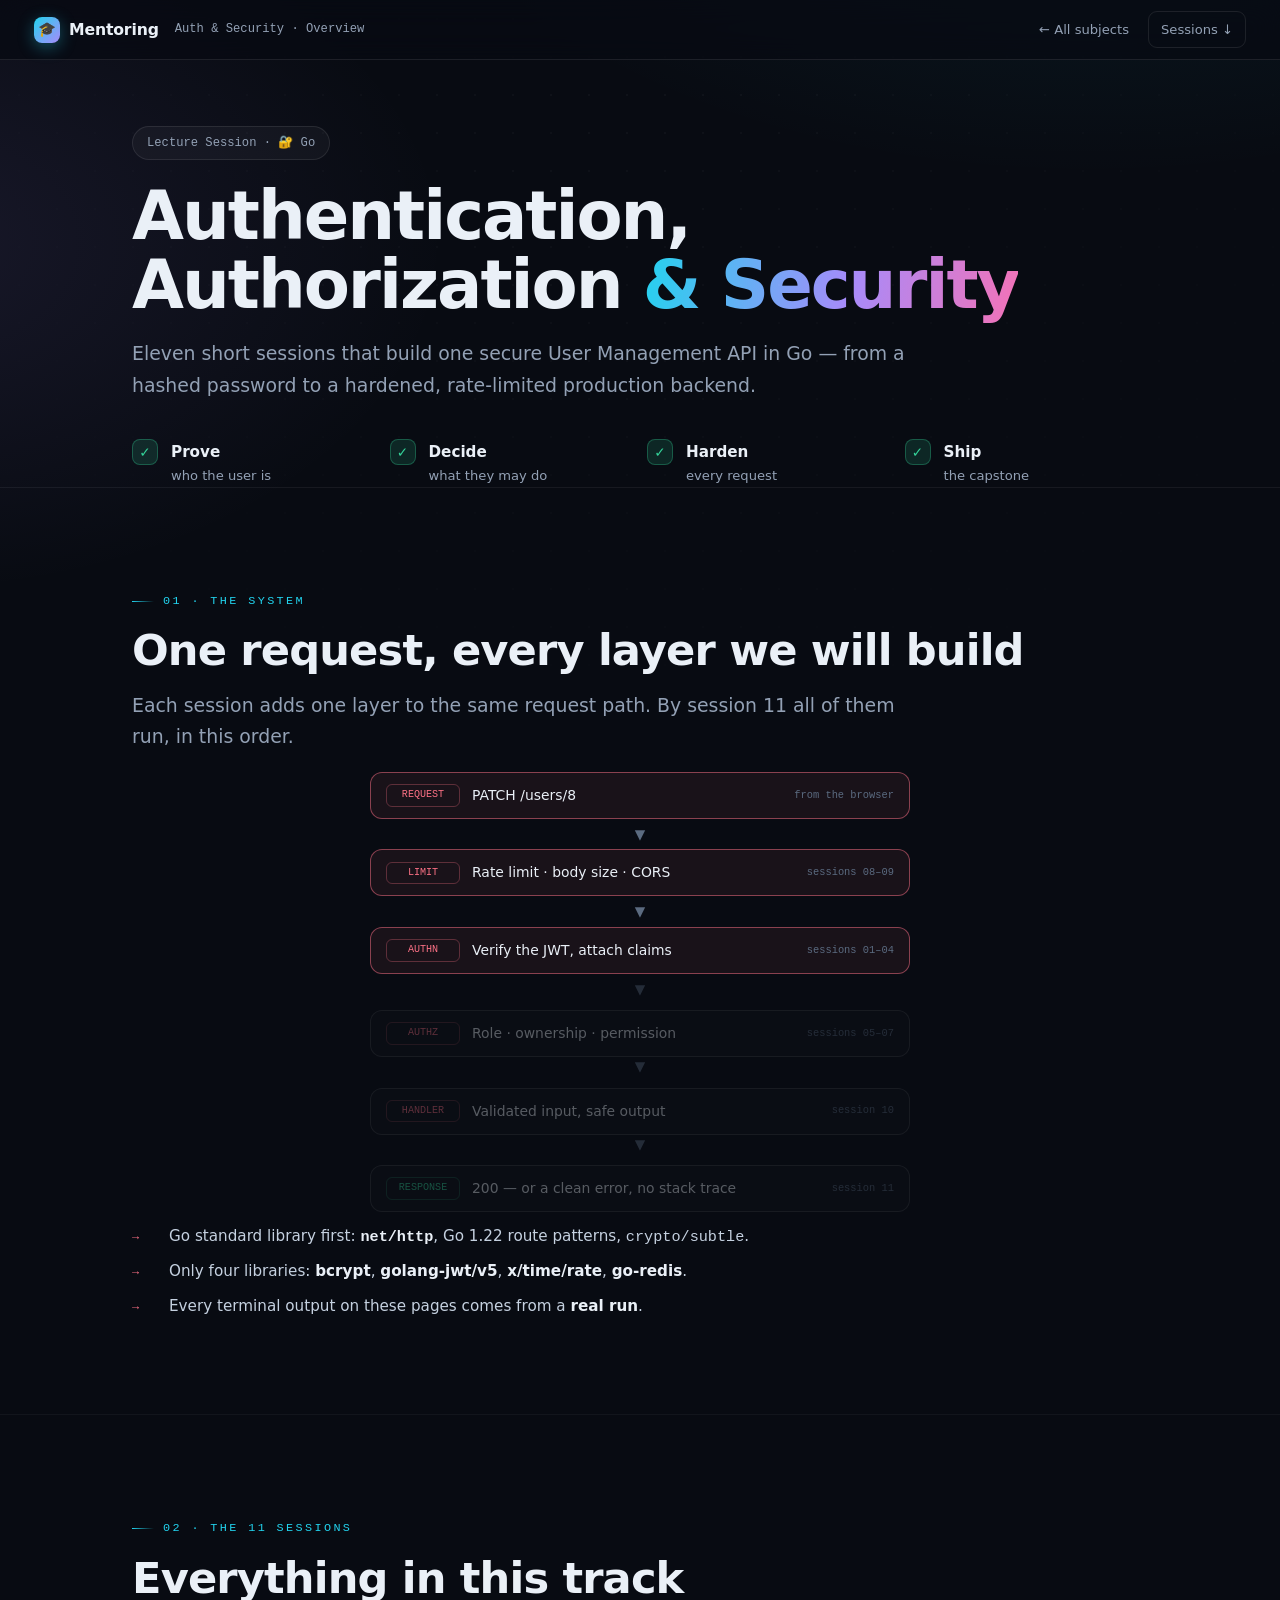
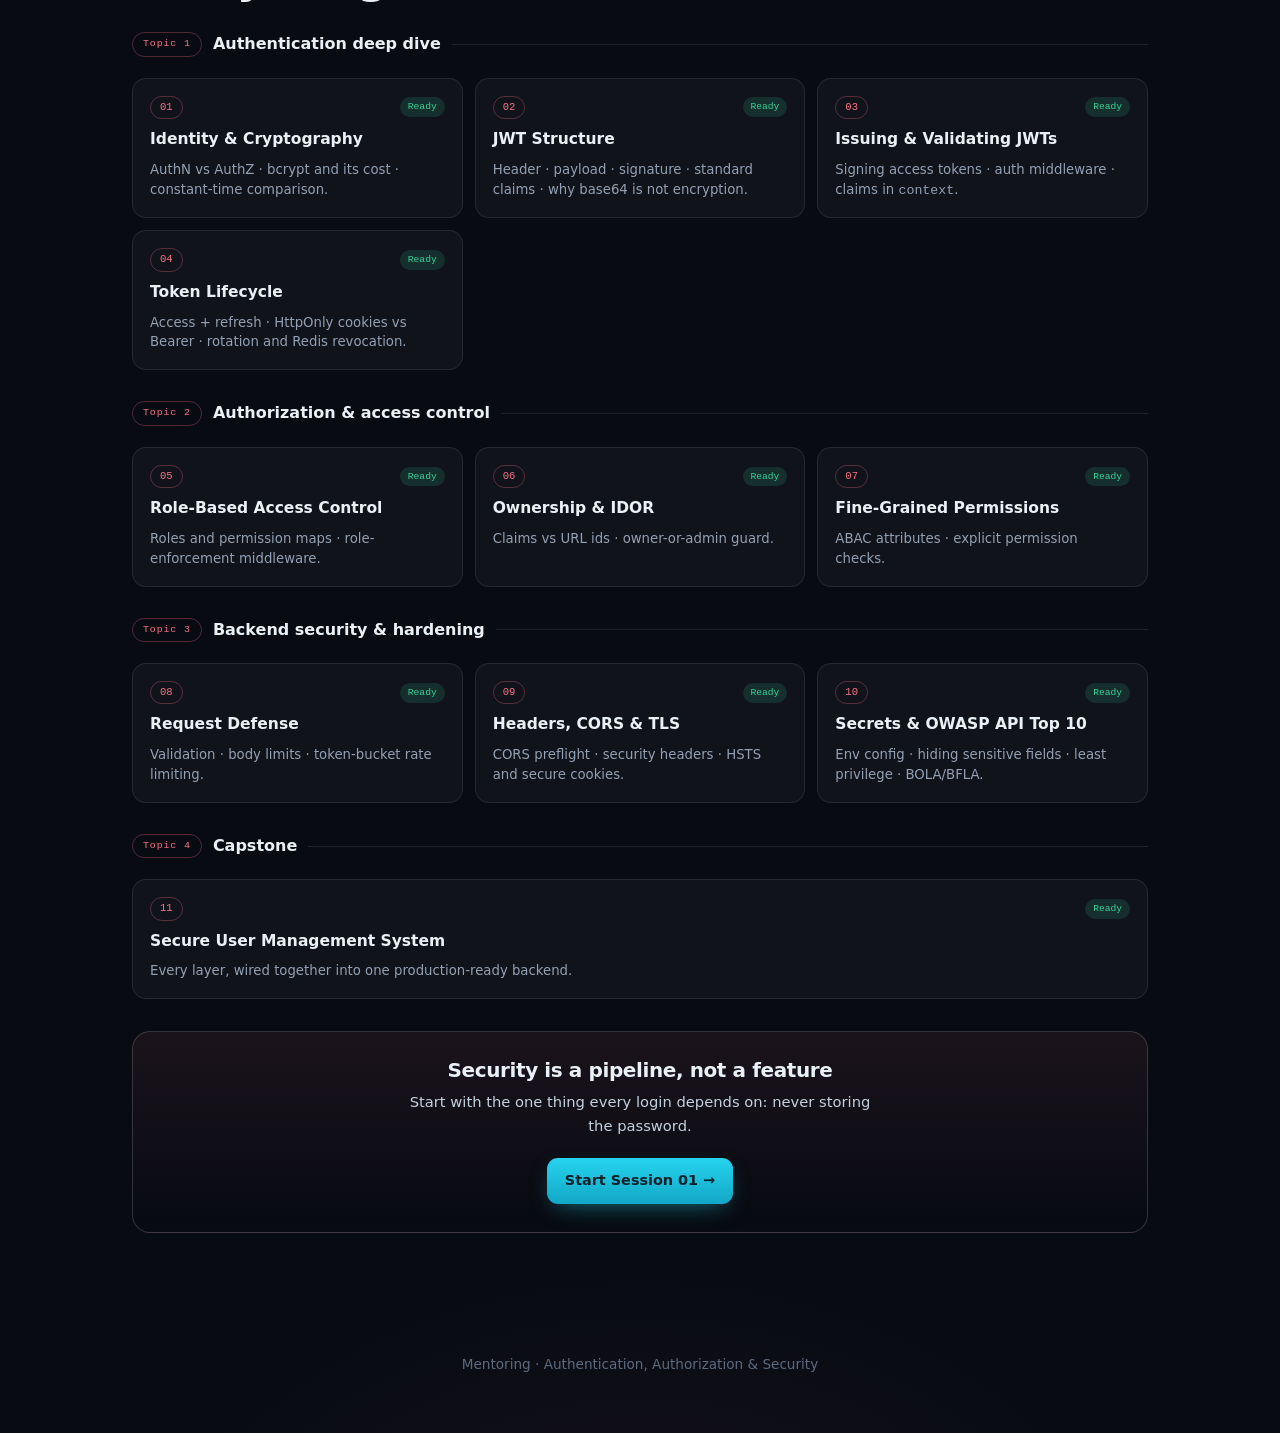
<file: auth-security/overview.html>
<!doctype html>
<html lang="en">
<head>
<meta charset="utf-8">
<meta name="viewport" content="width=device-width, initial-scale=1">
<title>Authentication, Authorization &amp; Security — Overview</title>
<link rel="stylesheet" href="../assets/styles.css">
<style>
  section .lead{max-width:66ch}

  .topic-grid{display:grid;grid-template-columns:repeat(auto-fit,minmax(260px,1fr));gap:12px;margin-top:20px}
  .tcard{display:block;background:var(--panel);border:1px solid var(--border);border-radius:14px;padding:17px;min-height:0;transition:transform .25s,border-color .25s,background .25s}
  .tcard:hover{transform:translateY(-3px);border-color:rgba(251,113,133,.5);background:var(--panel-2)}
  .tcard.soon{opacity:.5;pointer-events:none}
  .tc-head{display:flex;align-items:center;justify-content:space-between;margin-bottom:8px}
  .tc-no{font-family:var(--mono);font-size:.66rem;color:#FB7185;border:1px solid rgba(251,113,133,.3);border-radius:999px;padding:2px 9px}
  .tc-tag{font-family:var(--mono);font-size:.6rem;padding:2px 8px;border-radius:999px;background:rgba(52,211,153,.14);color:var(--ok)}
  .tc-tag.soon{background:var(--panel-2);color:var(--faint)}
  .tcard h4{margin:0 0 7px;font-size:.97rem}
  .tcard p{margin:0;font-size:.83rem;color:var(--muted);line-height:1.5}

  .phase{display:flex;align-items:center;gap:11px;margin:30px 0 4px}
  .phase .pn{font-family:var(--mono);font-size:.62rem;letter-spacing:.09em;color:#FB7185;border:1px solid rgba(251,113,133,.3);border-radius:999px;padding:3px 10px;flex-shrink:0}
  .phase h3{margin:0;font-size:1rem;flex-shrink:0}
  .phase .ln{flex:1;height:1px;background:var(--border)}

  .bl{display:flex;flex-direction:column;gap:10px;margin-top:18px}
  .bi{display:grid;grid-template-columns:26px minmax(0,1fr);gap:11px;align-items:baseline}
  .bi .bm{color:#FB7185;font-family:var(--mono);font-size:.74rem}
  .bi .bt{font-size:.95rem;color:#c5d1e0;line-height:1.6}
  .bi .bt b{color:var(--text)}

  .flow{display:flex;flex-direction:column;align-items:center;margin-top:20px}
  .fn{width:min(540px,100%);border:1px solid var(--border-2);border-radius:12px;background:var(--panel);padding:11px 15px;display:flex;align-items:center;gap:12px;opacity:.35;transform:translateY(6px);transition:all .45s}
  .fn.lit{opacity:1;transform:none;border-color:rgba(251,113,133,.5);background:rgba(251,113,133,.07)}
  .fn .fb{font-family:var(--mono);font-size:.63rem;color:#FB7185;border:1px solid rgba(251,113,133,.3);border-radius:6px;padding:2px 7px;flex-shrink:0;min-width:74px;text-align:center}
  .fn .ft{font-size:.87rem;color:var(--text)}
  .fn .fx{margin-left:auto;font-family:var(--mono);font-size:.65rem;color:var(--faint);white-space:nowrap}
  .fn.end.lit{border-color:rgba(52,211,153,.5);background:rgba(52,211,153,.07)}
  .fn.end .fb{color:var(--ok);border-color:rgba(52,211,153,.3)}
  .fa{color:var(--faint);font-size:.85rem;padding:4px 0;opacity:.35;transition:opacity .45s}
  .fa.lit{opacity:1}
  @media (max-width:560px){.fn .fx{display:none}}
</style>
</head>
<body>
<div class="scrollbar" id="scrollbar"></div>
<nav class="top">
  <a class="logo" href="../index.html"><span class="g">🎓</span><span>Mentoring</span></a>
  <div class="crumb">Auth &amp; Security · Overview</div>
  <div class="topnav"><a href="../index.html">← All subjects</a><a class="all" href="#topics">Sessions ↓</a></div>
</nav>

<header class="page-hero">
  <div class="container">
    <div class="kicker rv">Lecture Session · 🔐 Go</div>
    <h1 class="rv d1">Authentication, Authorization <span class="grad">&amp; Security</span></h1>
    <p class="lead rv d2">Eleven short sessions that build one secure User Management API in Go — from a hashed password to a hardened, rate-limited production backend.</p>
    <div class="outcomes">
      <div class="outcome rv d1"><span class="ck">✓</span><div><b>Prove</b><span>who the user is</span></div></div>
      <div class="outcome rv d2"><span class="ck">✓</span><div><b>Decide</b><span>what they may do</span></div></div>
      <div class="outcome rv d3"><span class="ck">✓</span><div><b>Harden</b><span>every request</span></div></div>
      <div class="outcome rv d4"><span class="ck">✓</span><div><b>Ship</b><span>the capstone</span></div></div>
    </div>
  </div>
</header>

<section id="system">
  <div class="container">
    <p class="eyebrow rv">01 · The System</p>
    <h2 class="rv">One request, every layer we will build</h2>
    <p class="lead rv d1">Each session adds one layer to the same request path. By session 11 all of them run, in this order.</p>

    <div class="rv d1" data-run="flowlit">
      <div class="flow">
        <div class="fn" data-f><span class="fb">REQUEST</span><span class="ft">PATCH /users/8</span><span class="fx">from the browser</span></div>
        <span class="fa" data-f>▼</span>
        <div class="fn" data-f><span class="fb">LIMIT</span><span class="ft">Rate limit · body size · CORS</span><span class="fx">sessions 08–09</span></div>
        <span class="fa" data-f>▼</span>
        <div class="fn" data-f><span class="fb">AUTHN</span><span class="ft">Verify the JWT, attach claims</span><span class="fx">sessions 01–04</span></div>
        <span class="fa" data-f>▼</span>
        <div class="fn" data-f><span class="fb">AUTHZ</span><span class="ft">Role · ownership · permission</span><span class="fx">sessions 05–07</span></div>
        <span class="fa" data-f>▼</span>
        <div class="fn" data-f><span class="fb">HANDLER</span><span class="ft">Validated input, safe output</span><span class="fx">session 10</span></div>
        <span class="fa" data-f>▼</span>
        <div class="fn end" data-f><span class="fb">RESPONSE</span><span class="ft">200 — or a clean error, no stack trace</span><span class="fx">session 11</span></div>
      </div>
    </div>

    <div class="bl rv d1">
      <div class="bi"><span class="bm">→</span><span class="bt">Go standard library first: <b><code>net/http</code></b>, Go 1.22 route patterns, <code>crypto/subtle</code>.</span></div>
      <div class="bi"><span class="bm">→</span><span class="bt">Only four libraries: <b>bcrypt</b>, <b>golang-jwt/v5</b>, <b>x/time/rate</b>, <b>go-redis</b>.</span></div>
      <div class="bi"><span class="bm">→</span><span class="bt">Every terminal output on these pages comes from a <b>real run</b>.</span></div>
    </div>
  </div>
</section>

<section id="topics" style="border-bottom:none">
  <div class="container">
    <p class="eyebrow rv">02 · The 11 Sessions</p>
    <h2 class="rv">Everything in this track</h2>

    <div class="phase rv"><span class="pn">Topic 1</span><h3>Authentication deep dive</h3><span class="ln"></span></div>
    <div class="topic-grid">
      <a class="tcard rv" href="01-identity-cryptography.html">
        <div class="tc-head"><span class="tc-no">01</span><span class="tc-tag">Ready</span></div>
        <h4>Identity &amp; Cryptography</h4>
        <p>AuthN vs AuthZ · bcrypt and its cost · constant-time comparison.</p>
      </a>
      <a class="tcard rv" href="02-jwt-structure.html">
        <div class="tc-head"><span class="tc-no">02</span><span class="tc-tag">Ready</span></div>
        <h4>JWT Structure</h4>
        <p>Header · payload · signature · standard claims · why base64 is not encryption.</p>
      </a>
      <a class="tcard rv" href="03-jwt-middleware.html">
        <div class="tc-head"><span class="tc-no">03</span><span class="tc-tag">Ready</span></div>
        <h4>Issuing &amp; Validating JWTs</h4>
        <p>Signing access tokens · auth middleware · claims in <code>context</code>.</p>
      </a>
      <a class="tcard rv" href="04-token-lifecycle.html">
        <div class="tc-head"><span class="tc-no">04</span><span class="tc-tag">Ready</span></div>
        <h4>Token Lifecycle</h4>
        <p>Access + refresh · HttpOnly cookies vs Bearer · rotation and Redis revocation.</p>
      </a>
    </div>

    <div class="phase rv"><span class="pn">Topic 2</span><h3>Authorization &amp; access control</h3><span class="ln"></span></div>
    <div class="topic-grid">
      <a class="tcard rv" href="05-rbac.html">
        <div class="tc-head"><span class="tc-no">05</span><span class="tc-tag">Ready</span></div>
        <h4>Role-Based Access Control</h4>
        <p>Roles and permission maps · role-enforcement middleware.</p>
      </a>
      <a class="tcard rv" href="06-ownership-idor.html">
        <div class="tc-head"><span class="tc-no">06</span><span class="tc-tag">Ready</span></div>
        <h4>Ownership &amp; IDOR</h4>
        <p>Claims vs URL ids · owner-or-admin guard.</p>
      </a>
      <a class="tcard rv" href="07-abac-permissions.html">
        <div class="tc-head"><span class="tc-no">07</span><span class="tc-tag">Ready</span></div>
        <h4>Fine-Grained Permissions</h4>
        <p>ABAC attributes · explicit permission checks.</p>
      </a>
    </div>

    <div class="phase rv"><span class="pn">Topic 3</span><h3>Backend security &amp; hardening</h3><span class="ln"></span></div>
    <div class="topic-grid">
      <a class="tcard rv" href="08-request-defense.html">
        <div class="tc-head"><span class="tc-no">08</span><span class="tc-tag">Ready</span></div>
        <h4>Request Defense</h4>
        <p>Validation · body limits · token-bucket rate limiting.</p>
      </a>
      <a class="tcard rv" href="09-headers-cors-tls.html">
        <div class="tc-head"><span class="tc-no">09</span><span class="tc-tag">Ready</span></div>
        <h4>Headers, CORS &amp; TLS</h4>
        <p>CORS preflight · security headers · HSTS and secure cookies.</p>
      </a>
      <a class="tcard rv" href="10-secrets-owasp.html">
        <div class="tc-head"><span class="tc-no">10</span><span class="tc-tag">Ready</span></div>
        <h4>Secrets &amp; OWASP API Top 10</h4>
        <p>Env config · hiding sensitive fields · least privilege · BOLA/BFLA.</p>
      </a>
    </div>

    <div class="phase rv"><span class="pn">Topic 4</span><h3>Capstone</h3><span class="ln"></span></div>
    <div class="topic-grid">
      <a class="tcard rv" href="11-capstone.html">
        <div class="tc-head"><span class="tc-no">11</span><span class="tc-tag">Ready</span></div>
        <h4>Secure User Management System</h4>
        <p>Every layer, wired together into one production-ready backend.</p>
      </a>
    </div>

    <div class="rv" style="border-radius:18px;padding:28px;text-align:center;margin-top:32px;border:1px solid var(--border-2);background:linear-gradient(180deg,rgba(251,113,133,.08),transparent)">
      <h2 style="margin:0 0 8px;font-size:1.25rem">Security is a pipeline, not a feature</h2>
      <p style="margin:0 auto;max-width:50ch;color:#c5d1e0;font-size:.92rem">Start with the one thing every login depends on: never storing the password.</p>
      <div class="btnrow" style="justify-content:center;margin-top:20px"><a class="btn" href="01-identity-cryptography.html">Start Session 01 →</a></div>
    </div>
  </div>
</section>

<div class="footer">Mentoring · Authentication, Authorization &amp; Security</div>
<script src="../assets/app.js"></script>
<script>
SQLViz.register("flowlit", function(el){
  var s=el.querySelectorAll("[data-f]"), t=SQLViz.timers(el);
  s.forEach(function(x){ x.classList.remove("lit"); });
  if(SQLViz.reduce){ s.forEach(function(x){ x.classList.add("lit"); }); return; }
  s.forEach(function(x,i){ t.push(setTimeout(function(){ x.classList.add("lit"); }, 180*i+200)); });
});
</script>
</body>
</html>
</file>
<file: assets/styles.css>
/* =========================================================
   SQL Mentoring — shared design system (dark "tech" theme)
   Used by every topic page. Edit here → applies everywhere.
   ========================================================= */
:root{
  --bg:#080B12; --bg-2:#0C111C; --panel:rgba(255,255,255,.035);
  --panel-2:rgba(255,255,255,.06); --border:rgba(255,255,255,.09); --border-2:rgba(255,255,255,.16);
  --text:#EAF0F7; --muted:#93A1B5; --faint:#5b6b80;
  --accent:#22D3EE; --accent-2:#A78BFA; --accent-3:#F472B6;
  --ok:#34D399; --warn:#FBBF24; --bad:#F87171;
  --font:ui-sans-serif,system-ui,-apple-system,"Segoe UI",Roboto,Helvetica,Arial,sans-serif;
  --mono:ui-monospace,"SF Mono","JetBrains Mono","Fira Code",Menlo,Consolas,monospace;
  --nav-h:60px;
}
*{box-sizing:border-box}
html{scroll-behavior:smooth;scroll-padding-top:calc(var(--nav-h) + 14px)}
body{
  margin:0;color:var(--text);font-family:var(--font);font-size:16px;line-height:1.65;
  -webkit-font-smoothing:antialiased;
  background:
    radial-gradient(1200px 700px at 85% -8%, rgba(34,211,238,.10), transparent 60%),
    radial-gradient(1000px 640px at -8% 8%, rgba(167,139,250,.10), transparent 55%),
    radial-gradient(900px 700px at 50% 108%, rgba(244,114,182,.07), transparent 60%),
    var(--bg);
}
body::before{content:"";position:fixed;inset:0;z-index:0;pointer-events:none;
  background-image:radial-gradient(rgba(255,255,255,.035) 1px,transparent 1px);background-size:38px 38px;
  mask-image:radial-gradient(circle at 50% 0%,#000,transparent 80%)}
a{color:inherit;text-decoration:none}
::selection{background:rgba(34,211,238,.3)}

/* ---------- scroll progress + top nav ---------- */
.scrollbar{position:fixed;top:0;left:0;height:3px;width:0;z-index:60;background:linear-gradient(90deg,var(--accent),var(--accent-2),var(--accent-3));box-shadow:0 0 12px rgba(34,211,238,.6)}
nav.top{position:fixed;top:0;left:0;right:0;height:var(--nav-h);z-index:50;display:flex;align-items:center;gap:16px;
  padding:0 clamp(14px,4vw,34px);background:rgba(8,11,18,.72);backdrop-filter:blur(14px);border-bottom:1px solid var(--border)}
.logo{display:flex;align-items:center;gap:9px;font-weight:800;letter-spacing:-.01em;white-space:nowrap;font-size:.98rem;color:var(--text)}
.logo .g{width:26px;height:26px;border-radius:8px;background:linear-gradient(135deg,var(--accent),var(--accent-2));display:grid;place-items:center;font-size:.9rem;box-shadow:0 4px 16px rgba(34,211,238,.35)}
.crumb{font-family:var(--mono);font-size:.76rem;color:var(--muted);white-space:nowrap}
.topnav{display:flex;gap:6px;margin-left:auto;align-items:center}
.topnav a{font-size:.82rem;color:var(--muted);padding:7px 12px;border-radius:9px;white-space:nowrap;transition:color .15s,background .15s;border:1px solid transparent}
.topnav a:hover{color:var(--text);background:var(--panel-2)}
.topnav a.disabled{opacity:.3;pointer-events:none}
.topnav a.all{border-color:var(--border)}
@media (max-width:680px){.crumb{display:none}}

/* ---------- layout ---------- */
.container{width:100%;max-width:1080px;margin:0 auto;padding:0 clamp(18px,5vw,32px)}
section{position:relative;z-index:1;padding:clamp(56px,8vw,96px) 0;border-bottom:1px solid rgba(255,255,255,.045)}
.eyebrow{font-family:var(--mono);font-size:.74rem;letter-spacing:.2em;text-transform:uppercase;color:var(--accent);display:inline-flex;align-items:center;gap:9px;margin:0 0 16px}
.eyebrow::before{content:"";width:22px;height:1px;background:linear-gradient(90deg,var(--accent),transparent)}
h1{font-size:clamp(2.3rem,6vw,4.2rem);line-height:1.03;margin:0 0 18px;font-weight:850;letter-spacing:-.03em;text-wrap:balance}
h2{font-size:clamp(1.7rem,3.8vw,2.7rem);line-height:1.08;margin:0 0 16px;font-weight:800;letter-spacing:-.02em;text-wrap:balance}
h3{font-size:1.12rem;margin:0 0 8px;font-weight:700}
.lead{font-size:clamp(1.02rem,1.5vw,1.18rem);color:var(--muted);max-width:66ch;margin:0 0 8px}
p{color:var(--muted);max-width:68ch}
.grad{background:linear-gradient(100deg,var(--accent),var(--accent-2) 55%,var(--accent-3));-webkit-background-clip:text;background-clip:text;color:transparent}
.mono{font-family:var(--mono)}

/* ---------- reveal on scroll ---------- */
.rv{opacity:0;transform:translateY(26px);transition:opacity .7s cubic-bezier(.2,.7,.2,1),transform .7s cubic-bezier(.2,.7,.2,1)}
.rv.in{opacity:1;transform:none}
.rv.d1{transition-delay:.08s}.rv.d2{transition-delay:.16s}.rv.d3{transition-delay:.24s}.rv.d4{transition-delay:.32s}.rv.d5{transition-delay:.4s}

/* ---------- cards / grid / split ---------- */
.card{background:var(--panel);backdrop-filter:blur(10px);border:1px solid var(--border);border-radius:18px;padding:22px;transition:transform .25s,border-color .25s,background .25s}
.card:hover{transform:translateY(-4px);border-color:var(--border-2);background:var(--panel-2)}
.grid{display:grid;gap:16px}
.g2{grid-template-columns:repeat(2,1fr)}.g3{grid-template-columns:repeat(3,1fr)}
.g4{grid-template-columns:repeat(auto-fit,minmax(180px,1fr))}
@media (max-width:820px){.g2,.g3{grid-template-columns:1fr}}
.split{display:grid;grid-template-columns:1.05fr 1fr;gap:32px;align-items:center}
.split.top{align-items:start}
@media (max-width:860px){.split{grid-template-columns:1fr;gap:24px}}

/* ---------- SQL block ---------- */
.sql{font-family:var(--mono);font-size:.9rem;line-height:1.7;background:linear-gradient(180deg,#0d1420,#0a0f18);border:1px solid var(--border-2);border-radius:14px;overflow:hidden;box-shadow:0 24px 60px -34px rgba(0,0,0,.8)}
.sql .bar{display:flex;gap:6px;align-items:center;padding:10px 13px;border-bottom:1px solid var(--border)}
.sql .bar i{width:11px;height:11px;border-radius:50%}
.sql .bar .r{background:#ff5f57}.sql .bar .y{background:#febc2e}.sql .bar .gg{background:#28c840}
.sql .bar span{margin-left:8px;font-size:.72rem;color:var(--faint)}
.sql pre{margin:0;padding:16px 18px;white-space:pre-wrap;overflow-x:auto}
.k{color:var(--accent-2);font-weight:600}.fn{color:var(--accent)}.str{color:#7ee787}.num{color:#f0883e}.com{color:var(--faint);font-style:italic}
/* line-by-line execution highlight (reusable) */
.sql .line{display:block;padding:1px 6px;margin:0 -6px;border-radius:5px;transition:background .3s,opacity .3s;opacity:.55}
.sql .line.active{opacity:1;background:rgba(34,211,238,.14)}
.sql .line.rb.active{background:rgba(251,191,36,.16)}

/* ---------- badges + callouts ---------- */
.badge{display:inline-flex;align-items:center;gap:7px;font-family:var(--mono);font-size:.74rem;padding:5px 11px;border-radius:999px;font-weight:600}
.badge.seq{background:rgba(248,113,113,.14);color:var(--bad);border:1px solid rgba(248,113,113,.3)}
.badge.idx{background:rgba(52,211,153,.14);color:var(--ok);border:1px solid rgba(52,211,153,.3)}
.badge.neutral{background:var(--panel-2);color:var(--muted);border:1px solid var(--border)}
.callout{border-radius:13px;padding:13px 16px;font-size:.9rem;border:1px solid var(--border);display:flex;gap:11px;align-items:flex-start}
.callout .lbl{font-family:var(--mono);font-size:.66rem;letter-spacing:.08em;text-transform:uppercase;font-weight:700;flex-shrink:0;padding-top:2px}
.callout p{margin:0;color:#c5d1e0}
.callout code{font-family:var(--mono);font-size:.85em;background:var(--panel-2);padding:1px 5px;border-radius:5px}
.callout.analogy{background:rgba(34,211,238,.06);border-color:rgba(34,211,238,.22)} .callout.analogy .lbl{color:var(--accent)}
.callout.mistake{background:rgba(248,113,113,.06);border-color:rgba(248,113,113,.22)} .callout.mistake .lbl{color:var(--bad)}
.callout.tip{background:rgba(167,139,250,.06);border-color:rgba(167,139,250,.22)} .callout.tip .lbl{color:var(--accent-2)}
.note-row{display:grid;gap:10px;margin-top:18px}

/* ---------- buttons ---------- */
.btn{font-family:var(--font);font-size:.9rem;font-weight:650;color:#04222a;background:linear-gradient(180deg,#26d3ee,#12a7c6);border:none;border-radius:11px;padding:11px 18px;cursor:pointer;transition:filter .15s,transform .1s;box-shadow:0 8px 24px -10px rgba(34,211,238,.6)}
.btn:hover{filter:brightness(1.07)}.btn:active{transform:translateY(1px)}
.btn.ghost{background:var(--panel-2);color:var(--text);border:1px solid var(--border-2);box-shadow:none}
.btn:disabled{opacity:.4;cursor:not-allowed}
.btnrow{display:flex;gap:10px;flex-wrap:wrap;margin-top:16px}
.btn:focus-visible,button:focus-visible,a:focus-visible{outline:2px solid var(--accent);outline-offset:2px}

/* ---------- page hero (per topic) ---------- */
.page-hero{padding-top:calc(var(--nav-h) + 66px);border-bottom:1px solid rgba(255,255,255,.06)}
.page-hero .kicker{display:inline-flex;align-items:center;gap:8px;font-family:var(--mono);font-size:.76rem;color:var(--muted);background:var(--panel);border:1px solid var(--border);border-radius:999px;padding:6px 14px;margin-bottom:22px}
.page-hero .kicker .n{color:var(--accent);font-weight:700}
.outcomes{display:grid;grid-template-columns:repeat(auto-fit,minmax(200px,1fr));gap:14px;margin-top:38px}
.outcome{display:flex;gap:13px;align-items:flex-start}
.outcome .ck{width:26px;height:26px;border-radius:8px;flex-shrink:0;display:grid;place-items:center;background:rgba(52,211,153,.14);color:var(--ok);border:1px solid rgba(52,211,153,.3);font-weight:800;font-size:.85rem}
.outcome b{color:var(--text);font-size:.95rem;font-weight:650}
.outcome span{display:block;color:var(--muted);font-size:.82rem}

/* ---------- generic flow diagram ---------- */
.flow{display:flex;flex-direction:column;align-items:center;gap:0}
.flow.h{flex-direction:row;flex-wrap:wrap;justify-content:center;gap:0}
.fstep{font-family:var(--mono);font-size:.86rem;padding:12px 18px;border-radius:12px;background:var(--panel);border:1px solid var(--border);color:var(--muted);text-align:center;min-width:170px;opacity:.4;transform:scale(.97);transition:all .4s}
.fstep.lit{opacity:1;transform:scale(1);color:var(--text);border-color:var(--accent);background:rgba(34,211,238,.1);box-shadow:0 0 22px -6px rgba(34,211,238,.5)}
.fstep.good.lit{border-color:var(--ok);background:rgba(52,211,153,.12);box-shadow:0 0 22px -6px rgba(52,211,153,.5)}
.fstep.bad.lit{border-color:var(--bad);background:rgba(248,113,113,.12);box-shadow:0 0 22px -6px rgba(248,113,113,.5)}
.fstep.warn.lit{border-color:var(--warn);background:rgba(251,191,36,.12);box-shadow:0 0 22px -6px rgba(251,191,36,.5)}
.fconn{width:2px;height:22px;background:var(--border-2);opacity:.4;transition:opacity .4s,background .4s}
.fconn.lit{opacity:1;background:linear-gradient(var(--accent),var(--accent-2))}
.fbranch{display:flex;gap:12px;flex-wrap:wrap;justify-content:center}

/* ---------- counters (performance panels) ---------- */
.perf{display:grid;grid-template-columns:1fr 1fr;gap:18px}
@media (max-width:720px){.perf{grid-template-columns:1fr}}
.perf-card{border-radius:18px;padding:26px;border:1px solid var(--border);position:relative;overflow:hidden}
.perf-card.bad{background:linear-gradient(180deg,rgba(248,113,113,.09),transparent);border-color:rgba(248,113,113,.28)}
.perf-card.good{background:linear-gradient(180deg,rgba(52,211,153,.09),transparent);border-color:rgba(52,211,153,.28)}
.perf-card .t{font-family:var(--mono);font-size:.76rem;letter-spacing:.06em;text-transform:uppercase;color:var(--muted);margin-bottom:14px;display:flex;align-items:center;gap:8px}
.metric{margin-bottom:16px}.metric:last-child{margin-bottom:0}
.metric .lab{font-size:.78rem;color:var(--muted)}
.metric .val{font-family:var(--mono);font-size:2.3rem;font-weight:800;letter-spacing:-.02em;line-height:1.1;font-variant-numeric:tabular-nums}
.perf-card.bad .val{color:var(--bad)} .perf-card.good .val{color:var(--ok)}

/* ---------- pager (Prev / Next between topics) ---------- */
.pager{max-width:1080px;margin:0 auto;padding:40px clamp(18px,5vw,32px) 30px;display:grid;grid-template-columns:1fr 1fr;gap:16px}
.pager a{display:flex;flex-direction:column;gap:3px;padding:18px 20px;border-radius:16px;border:1px solid var(--border);background:var(--panel);transition:transform .2s,border-color .2s,background .2s}
.pager a:hover{transform:translateY(-3px);border-color:var(--border-2);background:var(--panel-2)}
.pager .dir{font-family:var(--mono);font-size:.74rem;color:var(--muted);letter-spacing:.04em}
.pager b{color:var(--text);font-size:1.02rem}
.pager .next{text-align:right;align-items:flex-end}
.pager a.empty{visibility:hidden}
@media (max-width:600px){.pager{grid-template-columns:1fr}}
.footer{text-align:center;padding:24px 20px 60px;color:var(--faint);font-size:.85rem}

/* ---------- landing (index.html) ---------- */
.hub-hero{padding-top:calc(var(--nav-h) + 80px);text-align:center}
.hub-grid{display:grid;grid-template-columns:repeat(auto-fill,minmax(250px,1fr));gap:16px;margin:44px 0 30px}
.tcard{display:flex;flex-direction:column;gap:6px;padding:20px;border-radius:16px;border:1px solid var(--border);background:var(--panel);transition:transform .2s,border-color .2s,background .2s;position:relative;min-height:132px}
.tcard:hover{transform:translateY(-4px);border-color:var(--border-2);background:var(--panel-2)}
.tcard .no{font-family:var(--mono);font-size:.74rem;color:var(--accent)}
.tcard h3{margin:2px 0 0;font-size:1.05rem}
.tcard p{margin:0;font-size:.84rem;color:var(--muted)}
.tcard .tag{position:absolute;top:16px;right:16px;font-family:var(--mono);font-size:.62rem;padding:3px 8px;border-radius:999px}
.tcard .tag.live{background:rgba(52,211,153,.16);color:var(--ok)}
.tcard .tag.soon{background:var(--panel-2);color:var(--faint)}
.tcard.soon{opacity:.55;pointer-events:none}
.bucket-label{font-family:var(--mono);font-size:.72rem;letter-spacing:.14em;text-transform:uppercase;color:var(--faint);margin:26px 0 2px;grid-column:1/-1}

/* ---------- timeline (reusable) ---------- */
.timeline{position:relative;padding-left:34px;margin-top:20px}
.timeline::before{content:"";position:absolute;left:11px;top:6px;bottom:6px;width:2px;background:linear-gradient(var(--accent),var(--accent-2),var(--accent-3))}
.tl-item{position:relative;margin-bottom:20px}
.tl-item .dot{position:absolute;left:-28px;top:3px;width:16px;height:16px;border-radius:50%;background:var(--bg);border:2px solid var(--accent);box-shadow:0 0 0 4px rgba(34,211,238,.12)}
.tl-item b{color:var(--text)}.tl-item p{margin:2px 0 0;font-size:.9rem}

/* ---------- comparison table (reusable) ---------- */
.cmptable{border:1px solid var(--border);border-radius:14px;overflow:hidden;background:var(--panel)}
.cmphead,.cmprow{display:grid;grid-template-columns:1.1fr 1fr 1fr}
.cmphead{background:var(--panel-2);font-family:var(--mono);font-size:.72rem;letter-spacing:.04em;color:var(--muted)}
.cmphead div{padding:12px 14px;border-bottom:1px solid var(--border)}
.cmphead .h-v{color:var(--accent)} .cmphead .h-mv{color:var(--accent-2)}
.cmprow{opacity:0;transform:translateY(10px);transition:opacity .5s,transform .5s}
.cmprow.lit{opacity:1;transform:none}
.cmprow div{padding:12px 14px;border-bottom:1px solid rgba(255,255,255,.05);font-size:.88rem}
.cmprow:last-child div{border-bottom:none}
.cmprow .attr{color:var(--muted);font-family:var(--mono);font-size:.8rem}
.cmprow .good{color:var(--ok)} .cmprow .bad{color:var(--bad)} .cmprow .warn{color:var(--warn)}
@media (max-width:640px){.cmphead,.cmprow{grid-template-columns:1fr}.cmphead div:first-child{display:none}}

/* ---------- AlgoViz step-controller (reusable) ---------- */
.av-explain{min-height:2.7em;text-align:center;color:#cbd6e4;font-size:1rem;max-width:60ch;margin:18px auto 12px;line-height:1.5;transition:opacity .2s}
.av-explain b{color:var(--text)} .av-explain .hot{color:var(--accent)} .av-explain .warn{color:var(--warn)} .av-explain .ok{color:var(--ok)}
.av-bar{display:flex;align-items:center;justify-content:center;gap:8px;flex-wrap:wrap;background:var(--panel);border:1px solid var(--border);border-radius:14px;padding:11px 13px;backdrop-filter:blur(10px)}
.av-btn{font-family:var(--font);font-size:.85rem;font-weight:600;color:var(--text);background:var(--panel-2);border:1px solid var(--border-2);border-radius:10px;height:38px;min-width:38px;padding:0 12px;cursor:pointer;display:inline-flex;align-items:center;justify-content:center;gap:6px;transition:background .15s,transform .1s}
.av-btn:hover{background:#22344f}.av-btn:active{transform:translateY(1px)}
.av-btn.play{background:linear-gradient(180deg,#26d3ee,#12a7c6);border-color:#26c9e6;color:#04222a;min-width:96px}
.av-btn:disabled{opacity:.38;cursor:not-allowed}
.av-btn:focus-visible{outline:2px solid var(--accent);outline-offset:2px}
.av-step{font-family:var(--mono);font-size:.78rem;color:var(--muted);min-width:78px;text-align:center;font-variant-numeric:tabular-nums}
.av-sep{width:1px;height:24px;background:var(--border-2);margin:0 2px}
.av-speed{display:flex;align-items:center;gap:7px;font-family:var(--mono);font-size:.72rem;color:var(--muted)}
.av-speed input[type=range]{width:88px;accent-color:var(--accent)}
.av-toggle{display:inline-flex;align-items:center;gap:6px;font-family:var(--mono);font-size:.72rem;color:var(--muted);cursor:pointer;user-select:none}
.av-toggle input{accent-color:var(--accent-2);width:15px;height:15px}
.av-toggles{display:flex;gap:14px;flex-wrap:wrap;justify-content:center;margin-top:10px}

/* ---------- interview accordion (reusable) ---------- */
.acc{border:1px solid var(--border);border-radius:13px;margin-bottom:10px;overflow:hidden;background:var(--panel);transition:border-color .2s}
.acc[open]{border-color:var(--border-2)}
.acc summary{list-style:none;cursor:pointer;padding:15px 18px;display:flex;align-items:center;gap:12px;font-weight:600;font-size:.96rem}
.acc summary::-webkit-details-marker{display:none}
.acc summary .q{font-family:var(--mono);color:var(--accent);font-size:.8rem;flex-shrink:0}
.acc summary .plus{margin-left:auto;color:var(--muted);transition:transform .25s;font-size:1.2rem;line-height:1;flex-shrink:0}
.acc[open] summary .plus{transform:rotate(45deg)}
.acc .ans{padding:0 18px 16px;color:var(--muted);font-size:.92rem;max-width:72ch}
.acc .ans code{font-family:var(--mono);font-size:.85em;background:var(--panel-2);padding:1px 5px;border-radius:5px;color:var(--accent)}

/* ---------- terminal output block (reusable) ---------- */
.term{background:#0a0f18;border:1px solid var(--border-2);border-radius:12px;overflow:hidden;font-family:var(--mono);margin-top:12px}
.term .tbar{display:flex;align-items:center;gap:7px;padding:8px 12px;background:rgba(255,255,255,.03);border-bottom:1px solid var(--border-2)}
.term .tbar i{width:11px;height:11px;border-radius:50%;display:inline-block}
.term .tbar .r{background:#ff5f57} .term .tbar .y{background:#febc2e} .term .tbar .gg{background:#28c840}
.term .tbar span{margin-left:6px;font-size:.68rem;color:var(--faint);letter-spacing:.04em}
.term pre{margin:0;padding:13px 15px;font-size:.8rem;line-height:1.6;overflow-x:auto;white-space:pre-wrap;word-break:break-word}
.term .cmd{color:var(--faint)} .term .cmd::before{content:"$ ";color:var(--accent)}
.term .out{color:#cbd5e1} .term .comm{color:#5b6b82;font-style:italic}
.term .hi{color:#7ee787} .term .em{color:var(--accent-2)}

@media (prefers-reduced-motion:reduce){
  html{scroll-behavior:auto}
  .rv{opacity:1!important;transform:none!important;transition:none!important}
}
</file>
